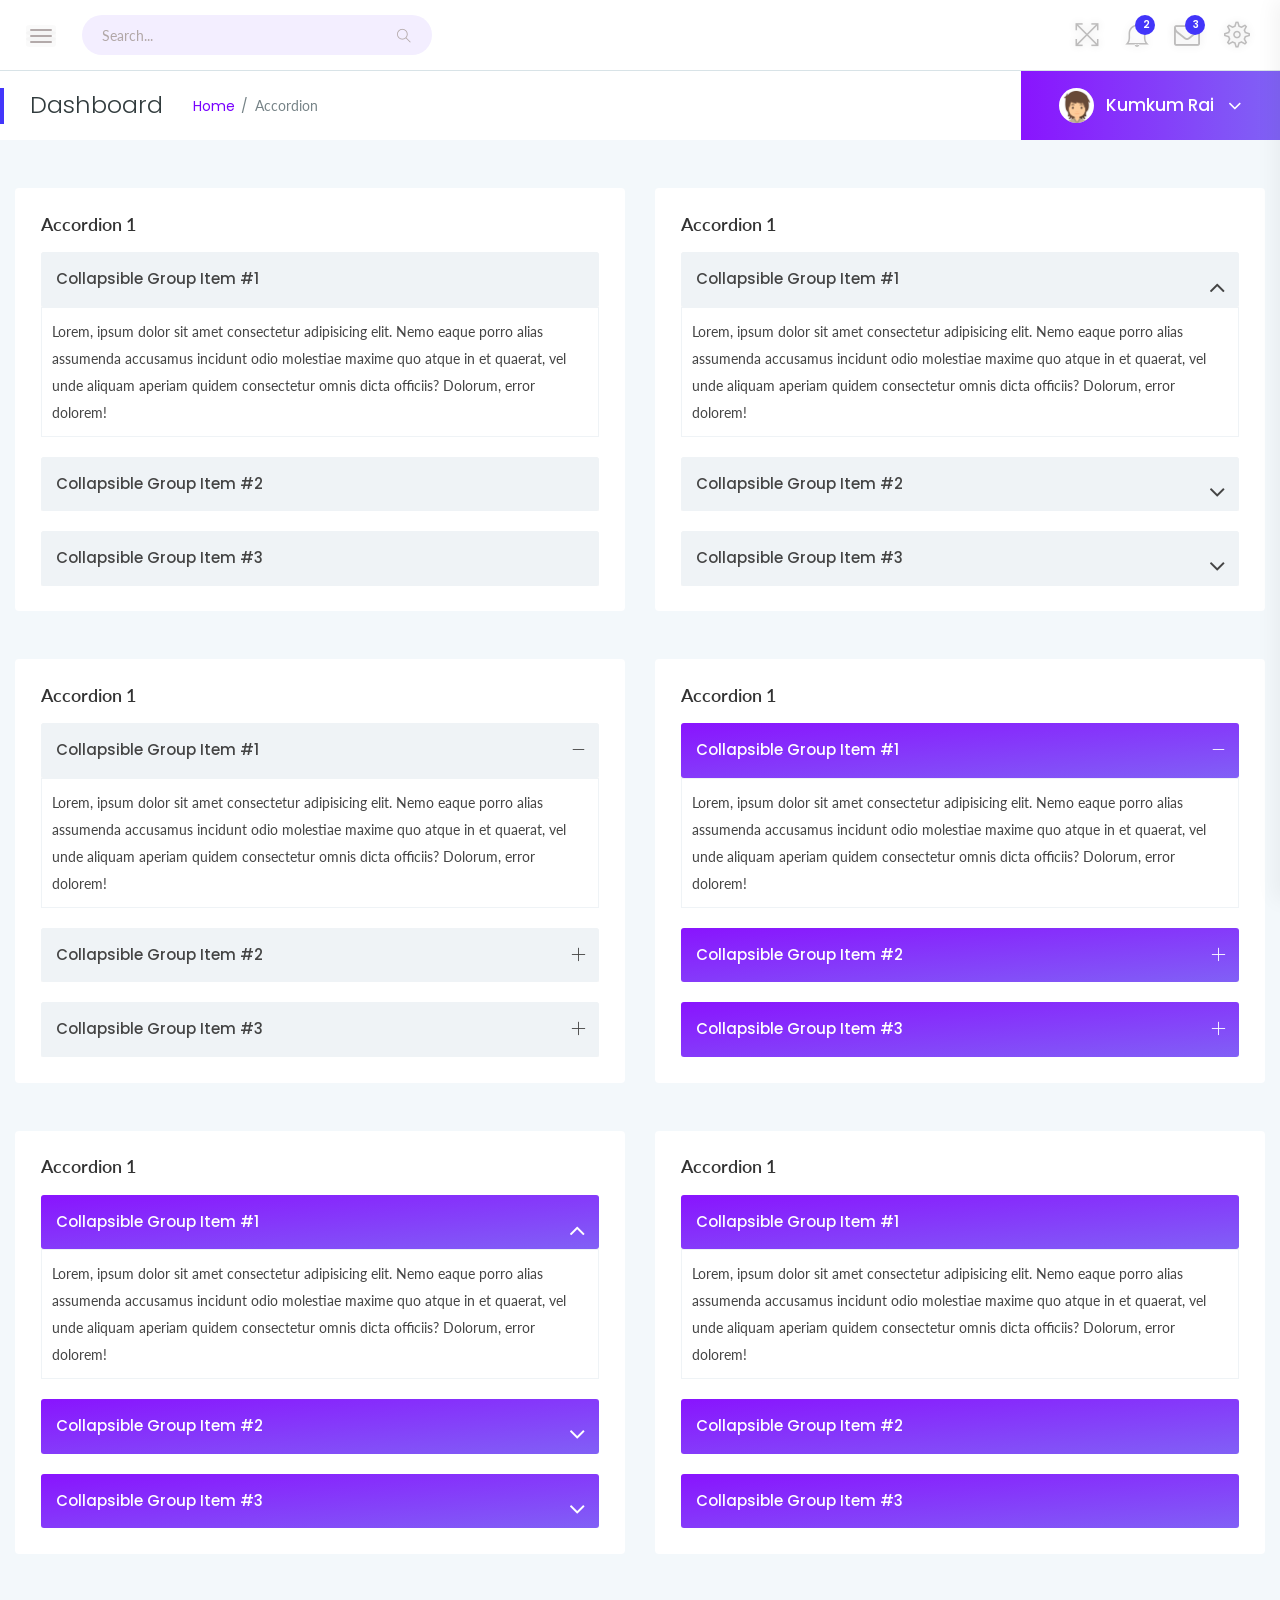
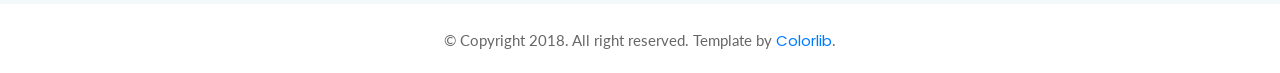
<file: public/accordion.html>
<!doctype html>
<html class="no-js" lang="en">

<head>
    <meta charset="utf-8">
    <meta http-equiv="x-ua-compatible" content="ie=edge">
    <title>Accordion - srtdash</title>
    <meta name="viewport" content="width=device-width, initial-scale=1">
    <link rel="shortcut icon" type="image/png" href="assets/images/icon/favicon.ico">
    <link rel="stylesheet" href="assets/css/bootstrap.min.css">
    <link rel="stylesheet" href="assets/css/font-awesome.min.css">
    <link rel="stylesheet" href="assets/css/themify-icons.css">
    <link rel="stylesheet" href="assets/css/metisMenu.css">
    <link rel="stylesheet" href="assets/css/owl.carousel.min.css">
    <!-- amcharts css -->
    <link rel="stylesheet" href="https://www.amcharts.com/lib/3/plugins/export/export.css" type="text/css" media="all" />
    <!-- style css -->
    <link rel="stylesheet" href="assets/css/typography.css">
    <link rel="stylesheet" href="assets/css/default-css.css">
    <link rel="stylesheet" href="assets/css/styles.css">
    <link rel="stylesheet" href="assets/css/responsive.css">
    <!-- modernizr css -->
    <script src="assets/js/vendor/modernizr-2.8.3.min.js"></script>
</head>

<body>
    <!--[if lt IE 8]>
            <p class="browserupgrade">You are using an <strong>outdated</strong> browser. Please <a href="http://browsehappy.com/">upgrade your browser</a> to improve your experience.</p>
        <![endif]-->
    <!-- preloader area start -->
    <div id="preloader">
        <div class="loader"></div>
    </div>
    <!-- preloader area end -->
    <!-- page container area start -->
    <div class="page-container">
        <!-- sidebar menu area start -->
        <div class="sidebar-menu">
            <div class="sidebar-header">
                <div class="logo">
                    <a href="index.html"><img src="assets/images/icon/logo.png" alt="logo"></a>
                </div>
            </div>
            <div class="main-menu">
                <div class="menu-inner">
                    <nav>
                        <ul class="metismenu" id="menu">
                            <li>
                                <a href="javascript:void(0)" aria-expanded="true"><i class="ti-dashboard"></i><span>dashboard</span></a>
                                <ul class="collapse">
                                    <li><a href="index.html">ICO dashboard</a></li>
                                    <li><a href="index2.html">Ecommerce dashboard</a></li>
                                    <li><a href="index3.html">SEO dashboard</a></li>
                                </ul>
                            </li>
                            <li>
                                <a href="javascript:void(0)" aria-expanded="true"><i class="ti-layout-sidebar-left"></i><span>Sidebar
                                        Types
                                    </span></a>
                                <ul class="collapse">
                                    <li><a href="index.html">Left Sidebar</a></li>
                                    <li><a href="index3-horizontalmenu.html">Horizontal Sidebar</a></li>
                                </ul>
                            </li>
                            <li>
                                <a href="javascript:void(0)" aria-expanded="true"><i class="ti-pie-chart"></i><span>Charts</span></a>
                                <ul class="collapse">
                                    <li><a href="barchart.html">bar chart</a></li>
                                    <li><a href="linechart.html">line Chart</a></li>
                                    <li><a href="piechart.html">pie chart</a></li>
                                </ul>
                            </li>
                            <li class="active">
                                <a href="javascript:void(0)" aria-expanded="true"><i class="ti-palette"></i><span>UI Features</span></a>
                                <ul class="collapse">
                                    <li class="active"><a href="accordion.html">Accordion</a></li>
                                    <li><a href="alert.html">Alert</a></li>
                                    <li><a href="badge.html">Badge</a></li>
                                    <li><a href="button.html">Button</a></li>
                                    <li><a href="button-group.html">Button Group</a></li>
                                    <li><a href="cards.html">Cards</a></li>
                                    <li><a href="dropdown.html">Dropdown</a></li>
                                    <li><a href="list-group.html">List Group</a></li>
                                    <li><a href="media-object.html">Media Object</a></li>
                                    <li><a href="modal.html">Modal</a></li>
                                    <li><a href="pagination.html">Pagination</a></li>
                                    <li><a href="popovers.html">Popover</a></li>
                                    <li><a href="progressbar.html">Progressbar</a></li>
                                    <li><a href="tab.html">Tab</a></li>
                                    <li><a href="typography.html">Typography</a></li>
                                    <li><a href="form.html">Form</a></li>
                                    <li><a href="grid.html">grid system</a></li>
                                </ul>
                            </li>
                            <li>
                                <a href="javascript:void(0)" aria-expanded="true"><i class="ti-slice"></i><span>icons</span></a>
                                <ul class="collapse">
                                    <li><a href="fontawesome.html">fontawesome icons</a></li>
                                    <li><a href="themify.html">themify icons</a></li>
                                </ul>
                            </li>
                            <li>
                                <a href="javascript:void(0)" aria-expanded="true"><i class="fa fa-table"></i>
                                    <span>Tables</span></a>
                                <ul class="collapse">
                                    <li><a href="table-basic.html">basic table</a></li>
                                    <li><a href="table-layout.html">table layout</a></li>
                                    <li><a href="datatable.html">datatable</a></li>
                                </ul>
                            </li>
                            <li><a href="maps.html"><i class="ti-map-alt"></i> <span>maps</span></a></li>
                            <li><a href="invoice.html"><i class="ti-receipt"></i> <span>Invoice Summary</span></a></li>
                            <li>
                                <a href="javascript:void(0)" aria-expanded="true"><i class="ti-layers-alt"></i> <span>Pages</span></a>
                                <ul class="collapse">
                                    <li><a href="login.html">Login</a></li>
                                    <li><a href="login2.html">Login 2</a></li>
                                    <li><a href="login3.html">Login 3</a></li>
                                    <li><a href="register.html">Register</a></li>
                                    <li><a href="register2.html">Register 2</a></li>
                                    <li><a href="register3.html">Register 3</a></li>
                                    <li><a href="register4.html">Register 4</a></li>
                                    <li><a href="screenlock.html">Lock Screen</a></li>
                                    <li><a href="screenlock2.html">Lock Screen 2</a></li>
                                    <li><a href="reset-pass.html">reset password</a></li>
                                    <li><a href="pricing.html">Pricing</a></li>
                                </ul>
                            </li>
                            <li>
                                <a href="javascript:void(0)" aria-expanded="true"><i class="fa fa-exclamation-triangle"></i>
                                    <span>Error</span></a>
                                <ul class="collapse">
                                    <li><a href="404.html">Error 404</a></li>
                                    <li><a href="403.html">Error 403</a></li>
                                    <li><a href="500.html">Error 500</a></li>
                                </ul>
                            </li>
                            <li>
                                <a href="javascript:void(0)" aria-expanded="true"><i class="fa fa-align-left"></i> <span>Multi
                                        level menu</span></a>
                                <ul class="collapse">
                                    <li><a href="#">Item level (1)</a></li>
                                    <li><a href="#">Item level (1)</a></li>
                                    <li><a href="#" aria-expanded="true">Item level (1)</a>
                                        <ul class="collapse">
                                            <li><a href="#">Item level (2)</a></li>
                                            <li><a href="#">Item level (2)</a></li>
                                            <li><a href="#">Item level (2)</a></li>
                                        </ul>
                                    </li>
                                    <li><a href="#">Item level (1)</a></li>
                                </ul>
                            </li>
                        </ul>
                    </nav>
                </div>
            </div>
        </div>
        <!-- sidebar menu area end -->
        <!-- main content area start -->
        <div class="main-content">
            <!-- header area start -->
            <div class="header-area">
                <div class="row align-items-center">
                    <!-- nav and search button -->
                    <div class="col-md-6 col-sm-8 clearfix">
                        <div class="nav-btn pull-left">
                            <span></span>
                            <span></span>
                            <span></span>
                        </div>
                        <div class="search-box pull-left">
                            <form action="#">
                                <input type="text" name="search" placeholder="Search..." required>
                                <i class="ti-search"></i>
                            </form>
                        </div>
                    </div>
                    <!-- profile info & task notification -->
                    <div class="col-md-6 col-sm-4 clearfix">
                        <ul class="notification-area pull-right">
                            <li id="full-view"><i class="ti-fullscreen"></i></li>
                            <li id="full-view-exit"><i class="ti-zoom-out"></i></li>
                            <li class="dropdown">
                                <i class="ti-bell dropdown-toggle" data-toggle="dropdown">
                                    <span>2</span>
                                </i>
                                <div class="dropdown-menu bell-notify-box notify-box">
                                    <span class="notify-title">You have 3 new notifications <a href="#">view all</a></span>
                                    <div class="nofity-list">
                                        <a href="#" class="notify-item">
                                            <div class="notify-thumb"><i class="ti-key btn-danger"></i></div>
                                            <div class="notify-text">
                                                <p>You have Changed Your Password</p>
                                                <span>Just Now</span>
                                            </div>
                                        </a>
                                        <a href="#" class="notify-item">
                                            <div class="notify-thumb"><i class="ti-comments-smiley btn-info"></i></div>
                                            <div class="notify-text">
                                                <p>New Commetns On Post</p>
                                                <span>30 Seconds ago</span>
                                            </div>
                                        </a>
                                        <a href="#" class="notify-item">
                                            <div class="notify-thumb"><i class="ti-key btn-primary"></i></div>
                                            <div class="notify-text">
                                                <p>Some special like you</p>
                                                <span>Just Now</span>
                                            </div>
                                        </a>
                                        <a href="#" class="notify-item">
                                            <div class="notify-thumb"><i class="ti-comments-smiley btn-info"></i></div>
                                            <div class="notify-text">
                                                <p>New Commetns On Post</p>
                                                <span>30 Seconds ago</span>
                                            </div>
                                        </a>
                                        <a href="#" class="notify-item">
                                            <div class="notify-thumb"><i class="ti-key btn-primary"></i></div>
                                            <div class="notify-text">
                                                <p>Some special like you</p>
                                                <span>Just Now</span>
                                            </div>
                                        </a>
                                        <a href="#" class="notify-item">
                                            <div class="notify-thumb"><i class="ti-key btn-danger"></i></div>
                                            <div class="notify-text">
                                                <p>You have Changed Your Password</p>
                                                <span>Just Now</span>
                                            </div>
                                        </a>
                                        <a href="#" class="notify-item">
                                            <div class="notify-thumb"><i class="ti-key btn-danger"></i></div>
                                            <div class="notify-text">
                                                <p>You have Changed Your Password</p>
                                                <span>Just Now</span>
                                            </div>
                                        </a>
                                    </div>
                                </div>
                            </li>
                            <li class="dropdown">
                                <i class="fa fa-envelope-o dropdown-toggle" data-toggle="dropdown"><span>3</span></i>
                                <div class="dropdown-menu notify-box nt-enveloper-box">
                                    <span class="notify-title">You have 3 new notifications <a href="#">view all</a></span>
                                    <div class="nofity-list">
                                        <a href="#" class="notify-item">
                                            <div class="notify-thumb">
                                                <img src="assets/images/author/author-img1.jpg" alt="image">
                                            </div>
                                            <div class="notify-text">
                                                <p>Aglae Mayer</p>
                                                <span class="msg">Hey I am waiting for you...</span>
                                                <span>3:15 PM</span>
                                            </div>
                                        </a>
                                        <a href="#" class="notify-item">
                                            <div class="notify-thumb">
                                                <img src="assets/images/author/author-img2.jpg" alt="image">
                                            </div>
                                            <div class="notify-text">
                                                <p>Aglae Mayer</p>
                                                <span class="msg">When you can connect with me...</span>
                                                <span>3:15 PM</span>
                                            </div>
                                        </a>
                                        <a href="#" class="notify-item">
                                            <div class="notify-thumb">
                                                <img src="assets/images/author/author-img3.jpg" alt="image">
                                            </div>
                                            <div class="notify-text">
                                                <p>Aglae Mayer</p>
                                                <span class="msg">I missed you so much...</span>
                                                <span>3:15 PM</span>
                                            </div>
                                        </a>
                                        <a href="#" class="notify-item">
                                            <div class="notify-thumb">
                                                <img src="assets/images/author/author-img4.jpg" alt="image">
                                            </div>
                                            <div class="notify-text">
                                                <p>Aglae Mayer</p>
                                                <span class="msg">Your product is completely Ready...</span>
                                                <span>3:15 PM</span>
                                            </div>
                                        </a>
                                        <a href="#" class="notify-item">
                                            <div class="notify-thumb">
                                                <img src="assets/images/author/author-img2.jpg" alt="image">
                                            </div>
                                            <div class="notify-text">
                                                <p>Aglae Mayer</p>
                                                <span class="msg">Hey I am waiting for you...</span>
                                                <span>3:15 PM</span>
                                            </div>
                                        </a>
                                        <a href="#" class="notify-item">
                                            <div class="notify-thumb">
                                                <img src="assets/images/author/author-img1.jpg" alt="image">
                                            </div>
                                            <div class="notify-text">
                                                <p>Aglae Mayer</p>
                                                <span class="msg">Hey I am waiting for you...</span>
                                                <span>3:15 PM</span>
                                            </div>
                                        </a>
                                        <a href="#" class="notify-item">
                                            <div class="notify-thumb">
                                                <img src="assets/images/author/author-img3.jpg" alt="image">
                                            </div>
                                            <div class="notify-text">
                                                <p>Aglae Mayer</p>
                                                <span class="msg">Hey I am waiting for you...</span>
                                                <span>3:15 PM</span>
                                            </div>
                                        </a>
                                    </div>
                                </div>
                            </li>
                            <li class="settings-btn">
                                <i class="ti-settings"></i>
                            </li>
                        </ul>
                    </div>
                </div>
            </div>
            <!-- header area end -->
            <!-- page title area start -->
            <div class="page-title-area">
                <div class="row align-items-center">
                    <div class="col-sm-6">
                        <div class="breadcrumbs-area clearfix">
                            <h4 class="page-title pull-left">Dashboard</h4>
                            <ul class="breadcrumbs pull-left">
                                <li><a href="index.html">Home</a></li>
                                <li><span>Accordion</span></li>
                            </ul>
                        </div>
                    </div>
                    <div class="col-sm-6 clearfix">
                        <div class="user-profile pull-right">
                            <img class="avatar user-thumb" src="assets/images/author/avatar.png" alt="avatar">
                            <h4 class="user-name dropdown-toggle" data-toggle="dropdown">Kumkum Rai <i class="fa fa-angle-down"></i></h4>
                            <div class="dropdown-menu">
                                <a class="dropdown-item" href="#">Message</a>
                                <a class="dropdown-item" href="#">Settings</a>
                                <a class="dropdown-item" href="#">Log Out</a>
                            </div>
                        </div>
                    </div>
                </div>
            </div>
            <!-- page title area end -->
            <div class="main-content-inner">
                <!-- accroding start -->
                <div class="row">
                    <!-- accordion style 1 start -->
                    <div class="col-lg-6 mt-5">
                        <div class="card">
                            <div class="card-body">
                                <h4 class="header-title">Accordion 1</h4>
                                <div id="accordion1" class="according">
                                    <div class="card">
                                        <div class="card-header">
                                            <a class="card-link" data-toggle="collapse" href="#accordion11">Collapsible Group
                                                Item #1</a>
                                        </div>
                                        <div id="accordion11" class="collapse show" data-parent="#accordion1">
                                            <div class="card-body">
                                                Lorem, ipsum dolor sit amet consectetur adipisicing elit. Nemo eaque porro alias assumenda accusamus incidunt odio molestiae maxime quo atque in et quaerat, vel unde aliquam aperiam quidem consectetur omnis dicta officiis? Dolorum, error dolorem!
                                            </div>
                                        </div>
                                    </div>
                                    <div class="card">
                                        <div class="card-header">
                                            <a class="collapsed card-link" data-toggle="collapse" href="#accordion12">Collapsible
                                                Group Item #2</a>
                                        </div>
                                        <div id="accordion12" class="collapse" data-parent="#accordion1">
                                            <div class="card-body">
                                                Lorem, ipsum dolor sit amet consectetur adipisicing elit. Nemo eaque porro alias assumenda accusamus incidunt odio molestiae maxime quo atque in et quaerat, vel unde aliquam aperiam quidem consectetur omnis dicta officiis? Dolorum, error dolorem!
                                            </div>
                                        </div>
                                    </div>
                                    <div class="card">
                                        <div class="card-header">
                                            <a class="collapsed card-link" data-toggle="collapse" href="#accordion13">Collapsible
                                                Group Item #3</a>
                                        </div>
                                        <div id="accordion13" class="collapse" data-parent="#accordion1">
                                            <div class="card-body">
                                                Lorem, ipsum dolor sit amet consectetur adipisicing elit. Nemo eaque porro alias assumenda accusamus incidunt odio molestiae maxime quo atque in et quaerat, vel unde aliquam aperiam quidem consectetur omnis dicta officiis? Dolorum, error dolorem!
                                            </div>
                                        </div>
                                    </div>
                                </div>
                            </div>
                        </div>
                    </div>
                    <!-- accordion style 1 end -->
                    <!-- accordion style 2 start -->
                    <div class="col-lg-6 mt-5">
                        <div class="card">
                            <div class="card-body">
                                <h4 class="header-title">Accordion 1</h4>
                                <div id="accordion2" class="according accordion-s2">
                                    <div class="card">
                                        <div class="card-header">
                                            <a class="card-link" data-toggle="collapse" href="#accordion21">Collapsible Group
                                                Item #1</a>
                                        </div>
                                        <div id="accordion21" class="collapse show" data-parent="#accordion2">
                                            <div class="card-body">
                                                Lorem, ipsum dolor sit amet consectetur adipisicing elit. Nemo eaque porro alias assumenda accusamus incidunt odio molestiae maxime quo atque in et quaerat, vel unde aliquam aperiam quidem consectetur omnis dicta officiis? Dolorum, error dolorem!
                                            </div>
                                        </div>
                                    </div>
                                    <div class="card">
                                        <div class="card-header">
                                            <a class="collapsed card-link" data-toggle="collapse" href="#accordion22">Collapsible
                                                Group Item #2</a>
                                        </div>
                                        <div id="accordion22" class="collapse" data-parent="#accordion2">
                                            <div class="card-body">
                                                Lorem, ipsum dolor sit amet consectetur adipisicing elit. Nemo eaque porro alias assumenda accusamus incidunt odio molestiae maxime quo atque in et quaerat, vel unde aliquam aperiam quidem consectetur omnis dicta officiis? Dolorum, error dolorem!
                                            </div>
                                        </div>
                                    </div>
                                    <div class="card">
                                        <div class="card-header">
                                            <a class="collapsed card-link" data-toggle="collapse" href="#accordion23">Collapsible
                                                Group Item #3</a>
                                        </div>
                                        <div id="accordion23" class="collapse" data-parent="#accordion2">
                                            <div class="card-body">
                                                Lorem, ipsum dolor sit amet consectetur adipisicing elit. Nemo eaque porro alias assumenda accusamus incidunt odio molestiae maxime quo atque in et quaerat, vel unde aliquam aperiam quidem consectetur omnis dicta officiis? Dolorum, error dolorem!
                                            </div>
                                        </div>
                                    </div>
                                </div>
                            </div>
                        </div>
                    </div>
                    <!-- accordion style 2 end -->
                    <!-- accordion style 3 start -->
                    <div class="col-lg-6 mt-5">
                        <div class="card">
                            <div class="card-body">
                                <h4 class="header-title">Accordion 1</h4>
                                <div id="accordion3" class="according accordion-s3">
                                    <div class="card">
                                        <div class="card-header">
                                            <a class="card-link" data-toggle="collapse" href="#accordion31">Collapsible Group
                                                Item #1</a>
                                        </div>
                                        <div id="accordion31" class="collapse show" data-parent="#accordion3">
                                            <div class="card-body">
                                                Lorem, ipsum dolor sit amet consectetur adipisicing elit. Nemo eaque porro alias assumenda accusamus incidunt odio molestiae maxime quo atque in et quaerat, vel unde aliquam aperiam quidem consectetur omnis dicta officiis? Dolorum, error dolorem!
                                            </div>
                                        </div>
                                    </div>
                                    <div class="card">
                                        <div class="card-header">
                                            <a class="collapsed card-link" data-toggle="collapse" href="#accordion32">Collapsible
                                                Group Item #2</a>
                                        </div>
                                        <div id="accordion32" class="collapse" data-parent="#accordion3">
                                            <div class="card-body">
                                                Lorem, ipsum dolor sit amet consectetur adipisicing elit. Nemo eaque porro alias assumenda accusamus incidunt odio molestiae maxime quo atque in et quaerat, vel unde aliquam aperiam quidem consectetur omnis dicta officiis? Dolorum, error dolorem!
                                            </div>
                                        </div>
                                    </div>
                                    <div class="card">
                                        <div class="card-header">
                                            <a class="collapsed card-link" data-toggle="collapse" href="#accordion33">Collapsible
                                                Group Item #3</a>
                                        </div>
                                        <div id="accordion33" class="collapse" data-parent="#accordion3">
                                            <div class="card-body">
                                                Lorem, ipsum dolor sit amet consectetur adipisicing elit. Nemo eaque porro alias assumenda accusamus incidunt odio molestiae maxime quo atque in et quaerat, vel unde aliquam aperiam quidem consectetur omnis dicta officiis? Dolorum, error dolorem!
                                            </div>
                                        </div>
                                    </div>
                                </div>
                            </div>
                        </div>
                    </div>
                    <!-- accordion style 3 end -->
                    <!-- accordion style 4 start -->
                    <div class="col-lg-6 mt-5">
                        <div class="card">
                            <div class="card-body">
                                <h4 class="header-title">Accordion 1</h4>
                                <div id="accordion4" class="according accordion-s3 gradiant-bg">
                                    <div class="card">
                                        <div class="card-header">
                                            <a class="card-link" data-toggle="collapse" href="#accordion41">Collapsible Group
                                                Item #1</a>
                                        </div>
                                        <div id="accordion41" class="collapse show" data-parent="#accordion4">
                                            <div class="card-body">
                                                Lorem, ipsum dolor sit amet consectetur adipisicing elit. Nemo eaque porro alias assumenda accusamus incidunt odio molestiae maxime quo atque in et quaerat, vel unde aliquam aperiam quidem consectetur omnis dicta officiis? Dolorum, error dolorem!
                                            </div>
                                        </div>
                                    </div>
                                    <div class="card">
                                        <div class="card-header">
                                            <a class="collapsed card-link" data-toggle="collapse" href="#accordion42">Collapsible
                                                Group Item #2</a>
                                        </div>
                                        <div id="accordion42" class="collapse" data-parent="#accordion4">
                                            <div class="card-body">
                                                Lorem, ipsum dolor sit amet consectetur adipisicing elit. Nemo eaque porro alias assumenda accusamus incidunt odio molestiae maxime quo atque in et quaerat, vel unde aliquam aperiam quidem consectetur omnis dicta officiis? Dolorum, error dolorem!
                                            </div>
                                        </div>
                                    </div>
                                    <div class="card">
                                        <div class="card-header">
                                            <a class="collapsed card-link" data-toggle="collapse" href="#accordion43">Collapsible
                                                Group Item #3</a>
                                        </div>
                                        <div id="accordion43" class="collapse" data-parent="#accordion4">
                                            <div class="card-body">
                                                Lorem, ipsum dolor sit amet consectetur adipisicing elit. Nemo eaque porro alias assumenda accusamus incidunt odio molestiae maxime quo atque in et quaerat, vel unde aliquam aperiam quidem consectetur omnis dicta officiis? Dolorum, error dolorem!
                                            </div>
                                        </div>
                                    </div>
                                </div>
                            </div>
                        </div>
                    </div>
                    <!-- accordion style 4 end -->
                    <!-- accordion style 5 start -->
                    <div class="col-lg-6 mt-5">
                        <div class="card">
                            <div class="card-body">
                                <h4 class="header-title">Accordion 1</h4>
                                <div id="accordion5" class="according accordion-s2 gradiant-bg">
                                    <div class="card">
                                        <div class="card-header">
                                            <a class="card-link" data-toggle="collapse" href="#accordion51">Collapsible Group
                                                Item #1</a>
                                        </div>
                                        <div id="accordion51" class="collapse show" data-parent="#accordion5">
                                            <div class="card-body">
                                                Lorem, ipsum dolor sit amet consectetur adipisicing elit. Nemo eaque porro alias assumenda accusamus incidunt odio molestiae maxime quo atque in et quaerat, vel unde aliquam aperiam quidem consectetur omnis dicta officiis? Dolorum, error dolorem!
                                            </div>
                                        </div>
                                    </div>
                                    <div class="card">
                                        <div class="card-header">
                                            <a class="collapsed card-link" data-toggle="collapse" href="#accordion52">Collapsible
                                                Group Item #2</a>
                                        </div>
                                        <div id="accordion52" class="collapse" data-parent="#accordion5">
                                            <div class="card-body">
                                                Lorem, ipsum dolor sit amet consectetur adipisicing elit. Nemo eaque porro alias assumenda accusamus incidunt odio molestiae maxime quo atque in et quaerat, vel unde aliquam aperiam quidem consectetur omnis dicta officiis? Dolorum, error dolorem!
                                            </div>
                                        </div>
                                    </div>
                                    <div class="card">
                                        <div class="card-header">
                                            <a class="collapsed card-link" data-toggle="collapse" href="#accordion53">Collapsible
                                                Group Item #3</a>
                                        </div>
                                        <div id="accordion53" class="collapse" data-parent="#accordion5">
                                            <div class="card-body">
                                                Lorem, ipsum dolor sit amet consectetur adipisicing elit. Nemo eaque porro alias assumenda accusamus incidunt odio molestiae maxime quo atque in et quaerat, vel unde aliquam aperiam quidem consectetur omnis dicta officiis? Dolorum, error dolorem!
                                            </div>
                                        </div>
                                    </div>
                                </div>
                            </div>
                        </div>
                    </div>
                    <!-- accordion style 5 end -->
                    <!-- accordion style 6 start -->
                    <div class="col-lg-6 mt-5">
                        <div class="card">
                            <div class="card-body">
                                <h4 class="header-title">Accordion 1</h4>
                                <div id="accordion6" class="according gradiant-bg">
                                    <div class="card">
                                        <div class="card-header">
                                            <a class="card-link" data-toggle="collapse" href="#accordion61">Collapsible Group
                                                Item #1</a>
                                        </div>
                                        <div id="accordion61" class="collapse show" data-parent="#accordion6">
                                            <div class="card-body">
                                                Lorem, ipsum dolor sit amet consectetur adipisicing elit. Nemo eaque porro alias assumenda accusamus incidunt odio molestiae maxime quo atque in et quaerat, vel unde aliquam aperiam quidem consectetur omnis dicta officiis? Dolorum, error dolorem!
                                            </div>
                                        </div>
                                    </div>
                                    <div class="card">
                                        <div class="card-header">
                                            <a class="collapsed card-link" data-toggle="collapse" href="#accordion62">Collapsible
                                                Group Item #2</a>
                                        </div>
                                        <div id="accordion62" class="collapse" data-parent="#accordion6">
                                            <div class="card-body">
                                                Lorem, ipsum dolor sit amet consectetur adipisicing elit. Nemo eaque porro alias assumenda accusamus incidunt odio molestiae maxime quo atque in et quaerat, vel unde aliquam aperiam quidem consectetur omnis dicta officiis? Dolorum, error dolorem!
                                            </div>
                                        </div>
                                    </div>
                                    <div class="card">
                                        <div class="card-header">
                                            <a class="collapsed card-link" data-toggle="collapse" href="#accordion63">Collapsible
                                                Group Item #3</a>
                                        </div>
                                        <div id="accordion63" class="collapse" data-parent="#accordion6">
                                            <div class="card-body">
                                                Lorem, ipsum dolor sit amet consectetur adipisicing elit. Nemo eaque porro alias assumenda accusamus incidunt odio molestiae maxime quo atque in et quaerat, vel unde aliquam aperiam quidem consectetur omnis dicta officiis? Dolorum, error dolorem!
                                            </div>
                                        </div>
                                    </div>
                                </div>
                            </div>
                        </div>
                    </div>
                    <!-- accordion style 6 end -->
                </div>
                <!-- accroding end -->
            </div>
        </div>
        <!-- main content area end -->
        <!-- footer area start-->
        <footer>
            <div class="footer-area">
                <p>© Copyright 2018. All right reserved. Template by <a href="https://colorlib.com/wp/">Colorlib</a>.</p>
            </div>
        </footer>
        <!-- footer area end-->
    </div>
    <!-- page container area end -->
    <!-- offset area start -->
    <div class="offset-area">
        <div class="offset-close"><i class="ti-close"></i></div>
        <ul class="nav offset-menu-tab">
            <li><a class="active" data-toggle="tab" href="#activity">Activity</a></li>
            <li><a data-toggle="tab" href="#settings">Settings</a></li>
        </ul>
        <div class="offset-content tab-content">
            <div id="activity" class="tab-pane fade in show active">
                <div class="recent-activity">
                    <div class="timeline-task">
                        <div class="icon bg1">
                            <i class="fa fa-envelope"></i>
                        </div>
                        <div class="tm-title">
                            <h4>Rashed sent you an email</h4>
                            <span class="time"><i class="ti-time"></i>09:35</span>
                        </div>
                        <p>Lorem ipsum dolor sit amet consectetur adipisicing elit. Esse distinctio itaque at.
                        </p>
                    </div>
                    <div class="timeline-task">
                        <div class="icon bg2">
                            <i class="fa fa-check"></i>
                        </div>
                        <div class="tm-title">
                            <h4>Added</h4>
                            <span class="time"><i class="ti-time"></i>7 Minutes Ago</span>
                        </div>
                        <p>Lorem ipsum dolor sit amet consectetur.
                        </p>
                    </div>
                    <div class="timeline-task">
                        <div class="icon bg2">
                            <i class="fa fa-exclamation-triangle"></i>
                        </div>
                        <div class="tm-title">
                            <h4>You missed you Password!</h4>
                            <span class="time"><i class="ti-time"></i>09:20 Am</span>
                        </div>
                    </div>
                    <div class="timeline-task">
                        <div class="icon bg3">
                            <i class="fa fa-bomb"></i>
                        </div>
                        <div class="tm-title">
                            <h4>Member waiting for you Attention</h4>
                            <span class="time"><i class="ti-time"></i>09:35</span>
                        </div>
                        <p>Lorem ipsum dolor sit amet consectetur adipisicing elit. Esse distinctio itaque at.
                        </p>
                    </div>
                    <div class="timeline-task">
                        <div class="icon bg3">
                            <i class="ti-signal"></i>
                        </div>
                        <div class="tm-title">
                            <h4>You Added Kaji Patha few minutes ago</h4>
                            <span class="time"><i class="ti-time"></i>01 minutes ago</span>
                        </div>
                        <p>Lorem ipsum dolor sit amet consectetur adipisicing elit. Esse distinctio itaque at.
                        </p>
                    </div>
                    <div class="timeline-task">
                        <div class="icon bg1">
                            <i class="fa fa-envelope"></i>
                        </div>
                        <div class="tm-title">
                            <h4>Ratul Hamba sent you an email</h4>
                            <span class="time"><i class="ti-time"></i>09:35</span>
                        </div>
                        <p>Hello sir , where are you, i am egerly waiting for you.
                        </p>
                    </div>
                    <div class="timeline-task">
                        <div class="icon bg2">
                            <i class="fa fa-exclamation-triangle"></i>
                        </div>
                        <div class="tm-title">
                            <h4>Rashed sent you an email</h4>
                            <span class="time"><i class="ti-time"></i>09:35</span>
                        </div>
                        <p>Lorem ipsum dolor sit amet consectetur adipisicing elit. Esse distinctio itaque at.
                        </p>
                    </div>
                    <div class="timeline-task">
                        <div class="icon bg2">
                            <i class="fa fa-exclamation-triangle"></i>
                        </div>
                        <div class="tm-title">
                            <h4>Rashed sent you an email</h4>
                            <span class="time"><i class="ti-time"></i>09:35</span>
                        </div>
                    </div>
                    <div class="timeline-task">
                        <div class="icon bg3">
                            <i class="fa fa-bomb"></i>
                        </div>
                        <div class="tm-title">
                            <h4>Rashed sent you an email</h4>
                            <span class="time"><i class="ti-time"></i>09:35</span>
                        </div>
                        <p>Lorem ipsum dolor sit amet consectetur adipisicing elit. Esse distinctio itaque at.
                        </p>
                    </div>
                    <div class="timeline-task">
                        <div class="icon bg3">
                            <i class="ti-signal"></i>
                        </div>
                        <div class="tm-title">
                            <h4>Rashed sent you an email</h4>
                            <span class="time"><i class="ti-time"></i>09:35</span>
                        </div>
                        <p>Lorem ipsum dolor sit amet consectetur adipisicing elit. Esse distinctio itaque at.
                        </p>
                    </div>
                </div>
            </div>
            <div id="settings" class="tab-pane fade">
                <div class="offset-settings">
                    <h4>General Settings</h4>
                    <div class="settings-list">
                        <div class="s-settings">
                            <div class="s-sw-title">
                                <h5>Notifications</h5>
                                <div class="s-swtich">
                                    <input type="checkbox" id="switch1" />
                                    <label for="switch1">Toggle</label>
                                </div>
                            </div>
                            <p>Keep it 'On' When you want to get all the notification.</p>
                        </div>
                        <div class="s-settings">
                            <div class="s-sw-title">
                                <h5>Show recent activity</h5>
                                <div class="s-swtich">
                                    <input type="checkbox" id="switch2" />
                                    <label for="switch2">Toggle</label>
                                </div>
                            </div>
                            <p>The for attribute is necessary to bind our custom checkbox with the input.</p>
                        </div>
                        <div class="s-settings">
                            <div class="s-sw-title">
                                <h5>Show your emails</h5>
                                <div class="s-swtich">
                                    <input type="checkbox" id="switch3" />
                                    <label for="switch3">Toggle</label>
                                </div>
                            </div>
                            <p>Show email so that easily find you.</p>
                        </div>
                        <div class="s-settings">
                            <div class="s-sw-title">
                                <h5>Show Task statistics</h5>
                                <div class="s-swtich">
                                    <input type="checkbox" id="switch4" />
                                    <label for="switch4">Toggle</label>
                                </div>
                            </div>
                            <p>The for attribute is necessary to bind our custom checkbox with the input.</p>
                        </div>
                        <div class="s-settings">
                            <div class="s-sw-title">
                                <h5>Notifications</h5>
                                <div class="s-swtich">
                                    <input type="checkbox" id="switch5" />
                                    <label for="switch5">Toggle</label>
                                </div>
                            </div>
                            <p>Use checkboxes when looking for yes or no answers.</p>
                        </div>
                    </div>
                </div>
            </div>
        </div>
    </div>
    <!-- offset area end -->
    <!-- jquery latest version -->
    <script src="assets/js/vendor/jquery-2.2.4.min.js"></script>
    <!-- bootstrap 4 js -->
    <script src="assets/js/popper.min.js"></script>
    <script src="assets/js/bootstrap.min.js"></script>
    <script src="assets/js/owl.carousel.min.js"></script>
    <script src="assets/js/metisMenu.min.js"></script>
    <script src="assets/js/jquery.slimscroll.min.js"></script>
    <script src="assets/js/jquery.slicknav.min.js"></script>
    <!-- others plugins -->
    <script src="assets/js/plugins.js"></script>
    <script src="assets/js/scripts.js"></script>
</body>

</html>
</file>
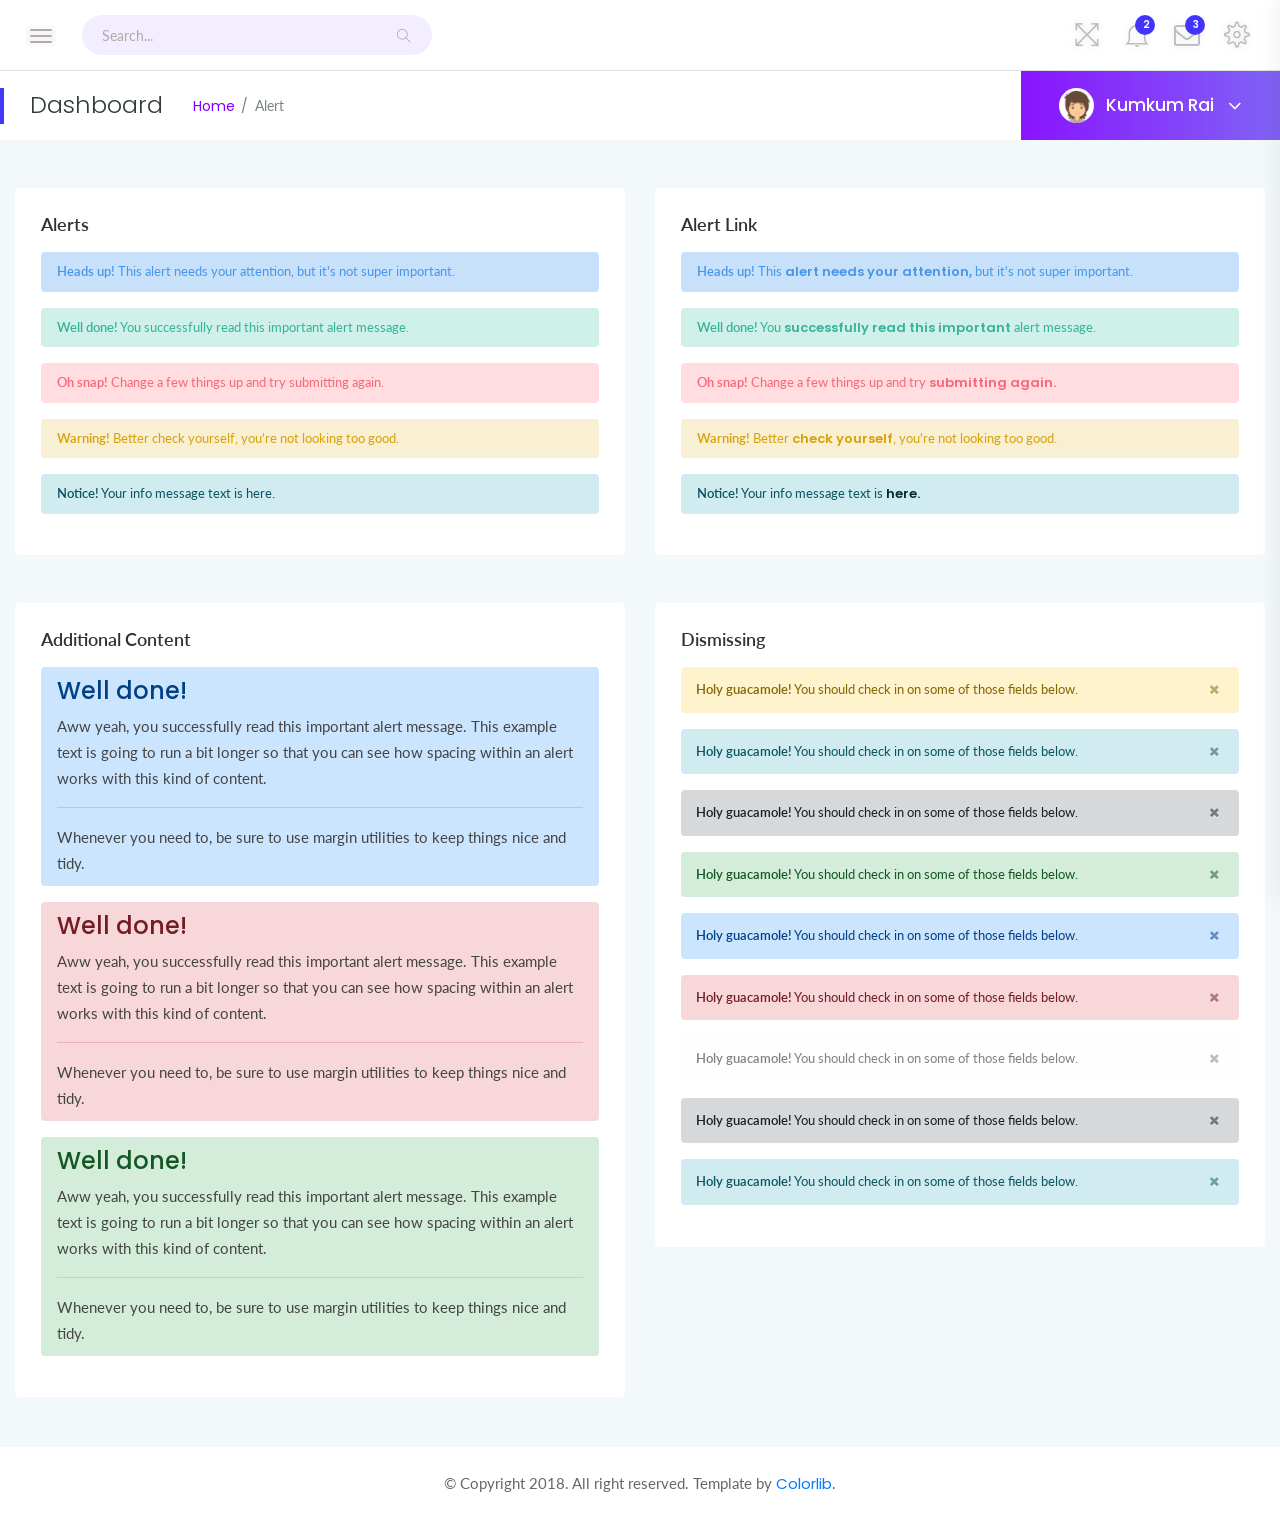
<file: public/alert.html>
<!doctype html>
<html class="no-js" lang="en">

<head>
    <meta charset="utf-8">
    <meta http-equiv="x-ua-compatible" content="ie=edge">
    <title>Alert - srtdash</title>
    <meta name="viewport" content="width=device-width, initial-scale=1">
    <link rel="shortcut icon" type="image/png" href="assets/images/icon/favicon.ico">
    <link rel="stylesheet" href="assets/css/bootstrap.min.css">
    <link rel="stylesheet" href="assets/css/font-awesome.min.css">
    <link rel="stylesheet" href="assets/css/themify-icons.css">
    <link rel="stylesheet" href="assets/css/metisMenu.css">
    <link rel="stylesheet" href="assets/css/owl.carousel.min.css">
    <!-- amcharts css -->
    <link rel="stylesheet" href="https://www.amcharts.com/lib/3/plugins/export/export.css" type="text/css" media="all" />
    <!-- style css -->
    <link rel="stylesheet" href="assets/css/typography.css">
    <link rel="stylesheet" href="assets/css/default-css.css">
    <link rel="stylesheet" href="assets/css/styles.css">
    <link rel="stylesheet" href="assets/css/responsive.css">
    <!-- modernizr css -->
    <script src="assets/js/vendor/modernizr-2.8.3.min.js"></script>
</head>

<body>
    <!--[if lt IE 8]>
            <p class="browserupgrade">You are using an <strong>outdated</strong> browser. Please <a href="http://browsehappy.com/">upgrade your browser</a> to improve your experience.</p>
        <![endif]-->
    <!-- preloader area start -->
    <div id="preloader">
        <div class="loader"></div>
    </div>
    <!-- preloader area end -->
    <!-- page container area start -->
    <div class="page-container">
        <!-- sidebar menu area start -->
        <div class="sidebar-menu">
            <div class="sidebar-header">
                <div class="logo">
                    <a href="index.html"><img src="assets/images/icon/logo.png" alt="logo"></a>
                </div>
            </div>
            <div class="main-menu">
                <div class="menu-inner">
                    <nav>
                        <ul class="metismenu" id="menu">
                            <li>
                                <a href="javascript:void(0)" aria-expanded="true"><i class="ti-dashboard"></i><span>dashboard</span></a>
                                <ul class="collapse">
                                    <li><a href="index.html">ICO dashboard</a></li>
                                    <li><a href="index2.html">Ecommerce dashboard</a></li>
                                    <li><a href="index3.html">SEO dashboard</a></li>
                                </ul>
                            </li>
                            <li>
                                <a href="javascript:void(0)" aria-expanded="true"><i class="ti-layout-sidebar-left"></i><span>Sidebar
                                        Types
                                    </span></a>
                                <ul class="collapse">
                                    <li><a href="index.html">Left Sidebar</a></li>
                                    <li><a href="index3-horizontalmenu.html">Horizontal Sidebar</a></li>
                                </ul>
                            </li>
                            <li>
                                <a href="javascript:void(0)" aria-expanded="true"><i class="ti-pie-chart"></i><span>Charts</span></a>
                                <ul class="collapse">
                                    <li><a href="barchart.html">bar chart</a></li>
                                    <li><a href="linechart.html">line Chart</a></li>
                                    <li><a href="piechart.html">pie chart</a></li>
                                </ul>
                            </li>
                            <li class="active">
                                <a href="javascript:void(0)" aria-expanded="true"><i class="ti-palette"></i><span>UI Features</span></a>
                                <ul class="collapse">
                                    <li><a href="accordion.html">Accordion</a></li>
                                    <li class="active"><a href="alert.html">Alert</a></li>
                                    <li><a href="badge.html">Badge</a></li>
                                    <li><a href="button.html">Button</a></li>
                                    <li><a href="button-group.html">Button Group</a></li>
                                    <li><a href="cards.html">Cards</a></li>
                                    <li><a href="dropdown.html">Dropdown</a></li>
                                    <li><a href="list-group.html">List Group</a></li>
                                    <li><a href="media-object.html">Media Object</a></li>
                                    <li><a href="modal.html">Modal</a></li>
                                    <li><a href="pagination.html">Pagination</a></li>
                                    <li><a href="popovers.html">Popover</a></li>
                                    <li><a href="progressbar.html">Progressbar</a></li>
                                    <li><a href="tab.html">Tab</a></li>
                                    <li><a href="typography.html">Typography</a></li>
                                    <li><a href="form.html">Form</a></li>
                                    <li><a href="grid.html">grid system</a></li>
                                </ul>
                            </li>
                            <li>
                                <a href="javascript:void(0)" aria-expanded="true"><i class="ti-slice"></i><span>icons</span></a>
                                <ul class="collapse">
                                    <li><a href="fontawesome.html">fontawesome icons</a></li>
                                    <li><a href="themify.html">themify icons</a></li>
                                </ul>
                            </li>
                            <li>
                                <a href="javascript:void(0)" aria-expanded="true"><i class="fa fa-table"></i>
                                    <span>Tables</span></a>
                                <ul class="collapse">
                                    <li><a href="table-basic.html">basic table</a></li>
                                    <li><a href="table-layout.html">table layout</a></li>
                                    <li><a href="datatable.html">datatable</a></li>
                                </ul>
                            </li>
                            <li><a href="maps.html"><i class="ti-map-alt"></i> <span>maps</span></a></li>
                            <li><a href="invoice.html"><i class="ti-receipt"></i> <span>Invoice Summary</span></a></li>
                            <li>
                                <a href="javascript:void(0)" aria-expanded="true"><i class="ti-layers-alt"></i> <span>Pages</span></a>
                                <ul class="collapse">
                                    <li><a href="login.html">Login</a></li>
                                    <li><a href="login2.html">Login 2</a></li>
                                    <li><a href="login3.html">Login 3</a></li>
                                    <li><a href="register.html">Register</a></li>
                                    <li><a href="register2.html">Register 2</a></li>
                                    <li><a href="register3.html">Register 3</a></li>
                                    <li><a href="register4.html">Register 4</a></li>
                                    <li><a href="screenlock.html">Lock Screen</a></li>
                                    <li><a href="screenlock2.html">Lock Screen 2</a></li>
                                    <li><a href="reset-pass.html">reset password</a></li>
                                    <li><a href="pricing.html">Pricing</a></li>
                                </ul>
                            </li>
                            <li>
                                <a href="javascript:void(0)" aria-expanded="true"><i class="fa fa-exclamation-triangle"></i>
                                    <span>Error</span></a>
                                <ul class="collapse">
                                    <li><a href="404.html">Error 404</a></li>
                                    <li><a href="403.html">Error 403</a></li>
                                    <li><a href="500.html">Error 500</a></li>
                                </ul>
                            </li>
                            <li>
                                <a href="javascript:void(0)" aria-expanded="true"><i class="fa fa-align-left"></i> <span>Multi
                                        level menu</span></a>
                                <ul class="collapse">
                                    <li><a href="#">Item level (1)</a></li>
                                    <li><a href="#">Item level (1)</a></li>
                                    <li><a href="#" aria-expanded="true">Item level (1)</a>
                                        <ul class="collapse">
                                            <li><a href="#">Item level (2)</a></li>
                                            <li><a href="#">Item level (2)</a></li>
                                            <li><a href="#">Item level (2)</a></li>
                                        </ul>
                                    </li>
                                    <li><a href="#">Item level (1)</a></li>
                                </ul>
                            </li>
                        </ul>
                    </nav>
                </div>
            </div>
        </div>
        <!-- sidebar menu area end -->
        <!-- main content area start -->
        <div class="main-content">
            <!-- header area start -->
            <div class="header-area">
                <div class="row align-items-center">
                    <!-- nav and search button -->
                    <div class="col-md-6 col-sm-8 clearfix">
                        <div class="nav-btn pull-left">
                            <span></span>
                            <span></span>
                            <span></span>
                        </div>
                        <div class="search-box pull-left">
                            <form action="#">
                                <input type="text" name="search" placeholder="Search..." required>
                                <i class="ti-search"></i>
                            </form>
                        </div>
                    </div>
                    <!-- profile info & task notification -->
                    <div class="col-md-6 col-sm-4 clearfix">
                        <ul class="notification-area pull-right">
                            <li id="full-view"><i class="ti-fullscreen"></i></li>
                            <li id="full-view-exit"><i class="ti-zoom-out"></i></li>
                            <li class="dropdown">
                                <i class="ti-bell dropdown-toggle" data-toggle="dropdown">
                                    <span>2</span>
                                </i>
                                <div class="dropdown-menu bell-notify-box notify-box">
                                    <span class="notify-title">You have 3 new notifications <a href="#">view all</a></span>
                                    <div class="nofity-list">
                                        <a href="#" class="notify-item">
                                            <div class="notify-thumb"><i class="ti-key btn-danger"></i></div>
                                            <div class="notify-text">
                                                <p>You have Changed Your Password</p>
                                                <span>Just Now</span>
                                            </div>
                                        </a>
                                        <a href="#" class="notify-item">
                                            <div class="notify-thumb"><i class="ti-comments-smiley btn-info"></i></div>
                                            <div class="notify-text">
                                                <p>New Commetns On Post</p>
                                                <span>30 Seconds ago</span>
                                            </div>
                                        </a>
                                        <a href="#" class="notify-item">
                                            <div class="notify-thumb"><i class="ti-key btn-primary"></i></div>
                                            <div class="notify-text">
                                                <p>Some special like you</p>
                                                <span>Just Now</span>
                                            </div>
                                        </a>
                                        <a href="#" class="notify-item">
                                            <div class="notify-thumb"><i class="ti-comments-smiley btn-info"></i></div>
                                            <div class="notify-text">
                                                <p>New Commetns On Post</p>
                                                <span>30 Seconds ago</span>
                                            </div>
                                        </a>
                                        <a href="#" class="notify-item">
                                            <div class="notify-thumb"><i class="ti-key btn-primary"></i></div>
                                            <div class="notify-text">
                                                <p>Some special like you</p>
                                                <span>Just Now</span>
                                            </div>
                                        </a>
                                        <a href="#" class="notify-item">
                                            <div class="notify-thumb"><i class="ti-key btn-danger"></i></div>
                                            <div class="notify-text">
                                                <p>You have Changed Your Password</p>
                                                <span>Just Now</span>
                                            </div>
                                        </a>
                                        <a href="#" class="notify-item">
                                            <div class="notify-thumb"><i class="ti-key btn-danger"></i></div>
                                            <div class="notify-text">
                                                <p>You have Changed Your Password</p>
                                                <span>Just Now</span>
                                            </div>
                                        </a>
                                    </div>
                                </div>
                            </li>
                            <li class="dropdown">
                                <i class="fa fa-envelope-o dropdown-toggle" data-toggle="dropdown"><span>3</span></i>
                                <div class="dropdown-menu notify-box nt-enveloper-box">
                                    <span class="notify-title">You have 3 new notifications <a href="#">view all</a></span>
                                    <div class="nofity-list">
                                        <a href="#" class="notify-item">
                                            <div class="notify-thumb">
                                                <img src="assets/images/author/author-img1.jpg" alt="image">
                                            </div>
                                            <div class="notify-text">
                                                <p>Aglae Mayer</p>
                                                <span class="msg">Hey I am waiting for you...</span>
                                                <span>3:15 PM</span>
                                            </div>
                                        </a>
                                        <a href="#" class="notify-item">
                                            <div class="notify-thumb">
                                                <img src="assets/images/author/author-img2.jpg" alt="image">
                                            </div>
                                            <div class="notify-text">
                                                <p>Aglae Mayer</p>
                                                <span class="msg">When you can connect with me...</span>
                                                <span>3:15 PM</span>
                                            </div>
                                        </a>
                                        <a href="#" class="notify-item">
                                            <div class="notify-thumb">
                                                <img src="assets/images/author/author-img3.jpg" alt="image">
                                            </div>
                                            <div class="notify-text">
                                                <p>Aglae Mayer</p>
                                                <span class="msg">I missed you so much...</span>
                                                <span>3:15 PM</span>
                                            </div>
                                        </a>
                                        <a href="#" class="notify-item">
                                            <div class="notify-thumb">
                                                <img src="assets/images/author/author-img4.jpg" alt="image">
                                            </div>
                                            <div class="notify-text">
                                                <p>Aglae Mayer</p>
                                                <span class="msg">Your product is completely Ready...</span>
                                                <span>3:15 PM</span>
                                            </div>
                                        </a>
                                        <a href="#" class="notify-item">
                                            <div class="notify-thumb">
                                                <img src="assets/images/author/author-img2.jpg" alt="image">
                                            </div>
                                            <div class="notify-text">
                                                <p>Aglae Mayer</p>
                                                <span class="msg">Hey I am waiting for you...</span>
                                                <span>3:15 PM</span>
                                            </div>
                                        </a>
                                        <a href="#" class="notify-item">
                                            <div class="notify-thumb">
                                                <img src="assets/images/author/author-img1.jpg" alt="image">
                                            </div>
                                            <div class="notify-text">
                                                <p>Aglae Mayer</p>
                                                <span class="msg">Hey I am waiting for you...</span>
                                                <span>3:15 PM</span>
                                            </div>
                                        </a>
                                        <a href="#" class="notify-item">
                                            <div class="notify-thumb">
                                                <img src="assets/images/author/author-img3.jpg" alt="image">
                                            </div>
                                            <div class="notify-text">
                                                <p>Aglae Mayer</p>
                                                <span class="msg">Hey I am waiting for you...</span>
                                                <span>3:15 PM</span>
                                            </div>
                                        </a>
                                    </div>
                                </div>
                            </li>
                            <li class="settings-btn">
                                <i class="ti-settings"></i>
                            </li>
                        </ul>
                    </div>
                </div>
            </div>
            <!-- header area end -->
            <!-- page title area start -->
            <div class="page-title-area">
                <div class="row align-items-center">
                    <div class="col-sm-6">
                        <div class="breadcrumbs-area clearfix">
                            <h4 class="page-title pull-left">Dashboard</h4>
                            <ul class="breadcrumbs pull-left">
                                <li><a href="index.html">Home</a></li>
                                <li><span>Alert</span></li>
                            </ul>
                        </div>
                    </div>
                    <div class="col-sm-6 clearfix">
                        <div class="user-profile pull-right">
                            <img class="avatar user-thumb" src="assets/images/author/avatar.png" alt="avatar">
                            <h4 class="user-name dropdown-toggle" data-toggle="dropdown">Kumkum Rai <i class="fa fa-angle-down"></i></h4>
                            <div class="dropdown-menu">
                                <a class="dropdown-item" href="#">Message</a>
                                <a class="dropdown-item" href="#">Settings</a>
                                <a class="dropdown-item" href="#">Log Out</a>
                            </div>
                        </div>
                    </div>
                </div>
            </div>
            <!-- page title area end -->
            <div class="main-content-inner">
                <!-- alert srea start -->
                <div class="alert-area">
                    <div class="row">
                        <!-- normal alert area start -->
                        <div class="col-lg-6 mt-5">
                            <div class="card">
                                <div class="card-body">
                                    <h4 class="header-title">alerts</h4>
                                    <div class="alert-items">
                                        <div class="alert alert-primary" role="alert">
                                            <strong>Heads up!</strong> This alert needs your attention, but it's not super important.
                                        </div>
                                        <div class="alert alert-success" role="alert">
                                            <strong>Well done!</strong> You successfully read this important alert message.
                                        </div>
                                        <div class="alert alert-danger" role="alert">
                                            <strong>Oh snap!</strong> Change a few things up and try submitting again.
                                        </div>
                                        <div class="alert alert-warning" role="alert">
                                            <strong>Warning!</strong> Better check yourself, you're not looking too good.
                                        </div>
                                        <div class="alert alert-info" role="alert">
                                            <strong>Notice!</strong> Your info message text is here.
                                        </div>
                                    </div>
                                </div>
                            </div>
                        </div>
                        <!-- normal alert area end -->
                        <!-- link alert area start -->
                        <div class="col-lg-6 mt-5">
                            <div class="card">
                                <div class="card-body">
                                    <h4 class="header-title">alert link</h4>
                                    <div class="alert-items">
                                        <div class="alert alert-primary" role="alert">
                                            <strong>Heads up!</strong> This <a href="#" class="alert-link">alert needs your
                                                attention,
                                            </a>but it's not super important.
                                        </div>
                                        <div class="alert alert-success" role="alert">
                                            <strong>Well done!</strong> You <a href="#" class="alert-link">successfully read
                                                this important</a> alert message.
                                        </div>
                                        <div class="alert alert-danger" role="alert">
                                            <strong>Oh snap!</strong> Change a few things up and try <a href="#" class="alert-link">submitting
                                                again.
                                            </a>
                                        </div>
                                        <div class="alert alert-warning" role="alert">
                                            <strong>Warning!</strong> Better <a href="#" class="alert-link">check yourself</a>, you're not looking too good.
                                        </div>
                                        <div class="alert alert-info" role="alert">
                                            <strong>Notice!</strong> Your info message text is <a href="#" class="alert-link">here.</a>
                                        </div>
                                    </div>
                                </div>
                            </div>
                        </div>
                        <!-- link alert area end -->
                        <!-- additional content area start -->
                        <div class="col-lg-6 mt-5">
                            <div class="card">
                                <div class="card-body">
                                    <h4 class="header-title">Additional Content</h4>
                                    <div class="additional-content">
                                        <div class="alert alert-primary" role="alert">
                                            <h4 class="alert-heading">Well done!</h4>
                                            <p>Aww yeah, you successfully read this important alert message. This example text is going to run a bit longer so that you can see how spacing within an alert works with this kind of content.</p>
                                            <hr>
                                            <p class="mb-0">Whenever you need to, be sure to use margin utilities to keep things nice and tidy.</p>
                                        </div>
                                        <div class="alert alert-danger" role="alert">
                                            <h4 class="alert-heading">Well done!</h4>
                                            <p>Aww yeah, you successfully read this important alert message. This example text is going to run a bit longer so that you can see how spacing within an alert works with this kind of content.</p>
                                            <hr>
                                            <p class="mb-0">Whenever you need to, be sure to use margin utilities to keep things nice and tidy.</p>
                                        </div>
                                        <div class="alert alert-success" role="alert">
                                            <h4 class="alert-heading">Well done!</h4>
                                            <p>Aww yeah, you successfully read this important alert message. This example text is going to run a bit longer so that you can see how spacing within an alert works with this kind of content.</p>
                                            <hr>
                                            <p class="mb-0">Whenever you need to, be sure to use margin utilities to keep things nice and tidy.</p>
                                        </div>
                                    </div>
                                </div>
                            </div>
                        </div>
                        <!-- additional content area end -->
                        <!-- dismiss alert area start -->
                        <div class="col-lg-6 mt-5">
                            <div class="card">
                                <div class="card-body">
                                    <h4 class="header-title">Dismissing</h4>
                                    <div class="alert-dismiss">
                                        <div class="alert alert-warning alert-dismissible fade show" role="alert">
                                            <strong>Holy guacamole!</strong> You should check in on some of those fields below.
                                            <button type="button" class="close" data-dismiss="alert" aria-label="Close"><span class="fa fa-times"></span>
                                            </button>
                                        </div>
                                        <div class="alert alert-info alert-dismissible fade show" role="alert">
                                            <strong>Holy guacamole!</strong> You should check in on some of those fields below.
                                            <button type="button" class="close" data-dismiss="alert" aria-label="Close">
                                                <span class="fa fa-times"></span>
                                            </button>
                                        </div>
                                        <div class="alert alert-dark alert-dismissible fade show" role="alert">
                                            <strong>Holy guacamole!</strong> You should check in on some of those fields below.
                                            <button type="button" class="close" data-dismiss="alert" aria-label="Close">
                                                <span class="fa fa-times"></span>
                                            </button>
                                        </div>
                                        <div class="alert alert-success alert-dismissible fade show" role="alert">
                                            <strong>Holy guacamole!</strong> You should check in on some of those fields below.
                                            <button type="button" class="close" data-dismiss="alert" aria-label="Close">
                                                <span class="fa fa-times"></span>
                                            </button>
                                        </div>
                                        <div class="alert alert-primary alert-dismissible fade show" role="alert">
                                            <strong>Holy guacamole!</strong> You should check in on some of those fields below.
                                            <button type="button" class="close" data-dismiss="alert" aria-label="Close">
                                                <span class="fa fa-times"></span>
                                            </button>
                                        </div>
                                        <div class="alert alert-danger alert-dismissible fade show" role="alert">
                                            <strong>Holy guacamole!</strong> You should check in on some of those fields below.
                                            <button type="button" class="close" data-dismiss="alert" aria-label="Close">
                                                <span class="fa fa-times"></span>
                                            </button>
                                        </div>
                                        <div class="alert alert-light alert-dismissible fade show" role="alert">
                                            <strong>Holy guacamole!</strong> You should check in on some of those fields below.
                                            <button type="button" class="close" data-dismiss="alert" aria-label="Close">
                                                <span class="fa fa-times"></span>
                                            </button>
                                        </div>
                                        <div class="alert alert-dark alert-dismissible fade show" role="alert">
                                            <strong>Holy guacamole!</strong> You should check in on some of those fields below.
                                            <button type="button" class="close" data-dismiss="alert" aria-label="Close">
                                                <span class="fa fa-times"></span>
                                            </button>
                                        </div>
                                        <div class="alert alert-info alert-dismissible fade show" role="alert">
                                            <strong>Holy guacamole!</strong> You should check in on some of those fields below.
                                            <button type="button" class="close" data-dismiss="alert" aria-label="Close">
                                                <span class="fa fa-times"></span>
                                            </button>
                                        </div>
                                    </div>
                                </div>
                            </div>
                        </div>
                        <!-- dismiss alert area end -->
                    </div>
                </div>
                <!-- alert srea end -->
            </div>
        </div>
        <!-- main content area end -->
        <!-- footer area start-->
        <footer>
            <div class="footer-area">
                <p>© Copyright 2018. All right reserved. Template by <a href="https://colorlib.com/wp/">Colorlib</a>.</p>
            </div>
        </footer>
        <!-- footer area end-->
    </div>
    <!-- page container area end -->
    <!-- offset area start -->
    <div class="offset-area">
        <div class="offset-close"><i class="ti-close"></i></div>
        <ul class="nav offset-menu-tab">
            <li><a class="active" data-toggle="tab" href="#activity">Activity</a></li>
            <li><a data-toggle="tab" href="#settings">Settings</a></li>
        </ul>
        <div class="offset-content tab-content">
            <div id="activity" class="tab-pane fade in show active">
                <div class="recent-activity">
                    <div class="timeline-task">
                        <div class="icon bg1">
                            <i class="fa fa-envelope"></i>
                        </div>
                        <div class="tm-title">
                            <h4>Rashed sent you an email</h4>
                            <span class="time"><i class="ti-time"></i>09:35</span>
                        </div>
                        <p>Lorem ipsum dolor sit amet consectetur adipisicing elit. Esse distinctio itaque at.
                        </p>
                    </div>
                    <div class="timeline-task">
                        <div class="icon bg2">
                            <i class="fa fa-check"></i>
                        </div>
                        <div class="tm-title">
                            <h4>Added</h4>
                            <span class="time"><i class="ti-time"></i>7 Minutes Ago</span>
                        </div>
                        <p>Lorem ipsum dolor sit amet consectetur.
                        </p>
                    </div>
                    <div class="timeline-task">
                        <div class="icon bg2">
                            <i class="fa fa-exclamation-triangle"></i>
                        </div>
                        <div class="tm-title">
                            <h4>You missed you Password!</h4>
                            <span class="time"><i class="ti-time"></i>09:20 Am</span>
                        </div>
                    </div>
                    <div class="timeline-task">
                        <div class="icon bg3">
                            <i class="fa fa-bomb"></i>
                        </div>
                        <div class="tm-title">
                            <h4>Member waiting for you Attention</h4>
                            <span class="time"><i class="ti-time"></i>09:35</span>
                        </div>
                        <p>Lorem ipsum dolor sit amet consectetur adipisicing elit. Esse distinctio itaque at.
                        </p>
                    </div>
                    <div class="timeline-task">
                        <div class="icon bg3">
                            <i class="ti-signal"></i>
                        </div>
                        <div class="tm-title">
                            <h4>You Added Kaji Patha few minutes ago</h4>
                            <span class="time"><i class="ti-time"></i>01 minutes ago</span>
                        </div>
                        <p>Lorem ipsum dolor sit amet consectetur adipisicing elit. Esse distinctio itaque at.
                        </p>
                    </div>
                    <div class="timeline-task">
                        <div class="icon bg1">
                            <i class="fa fa-envelope"></i>
                        </div>
                        <div class="tm-title">
                            <h4>Ratul Hamba sent you an email</h4>
                            <span class="time"><i class="ti-time"></i>09:35</span>
                        </div>
                        <p>Hello sir , where are you, i am egerly waiting for you.
                        </p>
                    </div>
                    <div class="timeline-task">
                        <div class="icon bg2">
                            <i class="fa fa-exclamation-triangle"></i>
                        </div>
                        <div class="tm-title">
                            <h4>Rashed sent you an email</h4>
                            <span class="time"><i class="ti-time"></i>09:35</span>
                        </div>
                        <p>Lorem ipsum dolor sit amet consectetur adipisicing elit. Esse distinctio itaque at.
                        </p>
                    </div>
                    <div class="timeline-task">
                        <div class="icon bg2">
                            <i class="fa fa-exclamation-triangle"></i>
                        </div>
                        <div class="tm-title">
                            <h4>Rashed sent you an email</h4>
                            <span class="time"><i class="ti-time"></i>09:35</span>
                        </div>
                    </div>
                    <div class="timeline-task">
                        <div class="icon bg3">
                            <i class="fa fa-bomb"></i>
                        </div>
                        <div class="tm-title">
                            <h4>Rashed sent you an email</h4>
                            <span class="time"><i class="ti-time"></i>09:35</span>
                        </div>
                        <p>Lorem ipsum dolor sit amet consectetur adipisicing elit. Esse distinctio itaque at.
                        </p>
                    </div>
                    <div class="timeline-task">
                        <div class="icon bg3">
                            <i class="ti-signal"></i>
                        </div>
                        <div class="tm-title">
                            <h4>Rashed sent you an email</h4>
                            <span class="time"><i class="ti-time"></i>09:35</span>
                        </div>
                        <p>Lorem ipsum dolor sit amet consectetur adipisicing elit. Esse distinctio itaque at.
                        </p>
                    </div>
                </div>
            </div>
            <div id="settings" class="tab-pane fade">
                <div class="offset-settings">
                    <h4>General Settings</h4>
                    <div class="settings-list">
                        <div class="s-settings">
                            <div class="s-sw-title">
                                <h5>Notifications</h5>
                                <div class="s-swtich">
                                    <input type="checkbox" id="switch1" />
                                    <label for="switch1">Toggle</label>
                                </div>
                            </div>
                            <p>Keep it 'On' When you want to get all the notification.</p>
                        </div>
                        <div class="s-settings">
                            <div class="s-sw-title">
                                <h5>Show recent activity</h5>
                                <div class="s-swtich">
                                    <input type="checkbox" id="switch2" />
                                    <label for="switch2">Toggle</label>
                                </div>
                            </div>
                            <p>The for attribute is necessary to bind our custom checkbox with the input.</p>
                        </div>
                        <div class="s-settings">
                            <div class="s-sw-title">
                                <h5>Show your emails</h5>
                                <div class="s-swtich">
                                    <input type="checkbox" id="switch3" />
                                    <label for="switch3">Toggle</label>
                                </div>
                            </div>
                            <p>Show email so that easily find you.</p>
                        </div>
                        <div class="s-settings">
                            <div class="s-sw-title">
                                <h5>Show Task statistics</h5>
                                <div class="s-swtich">
                                    <input type="checkbox" id="switch4" />
                                    <label for="switch4">Toggle</label>
                                </div>
                            </div>
                            <p>The for attribute is necessary to bind our custom checkbox with the input.</p>
                        </div>
                        <div class="s-settings">
                            <div class="s-sw-title">
                                <h5>Notifications</h5>
                                <div class="s-swtich">
                                    <input type="checkbox" id="switch5" />
                                    <label for="switch5">Toggle</label>
                                </div>
                            </div>
                            <p>Use checkboxes when looking for yes or no answers.</p>
                        </div>
                    </div>
                </div>
            </div>
        </div>
    </div>
    <!-- offset area end -->
    <!-- jquery latest version -->
    <script src="assets/js/vendor/jquery-2.2.4.min.js"></script>
    <!-- bootstrap 4 js -->
    <script src="assets/js/popper.min.js"></script>
    <script src="assets/js/bootstrap.min.js"></script>
    <script src="assets/js/owl.carousel.min.js"></script>
    <script src="assets/js/metisMenu.min.js"></script>
    <script src="assets/js/jquery.slimscroll.min.js"></script>
    <script src="assets/js/jquery.slicknav.min.js"></script>
    <!-- others plugins -->
    <script src="assets/js/plugins.js"></script>
    <script src="assets/js/scripts.js"></script>
</body>

</html>
</file>
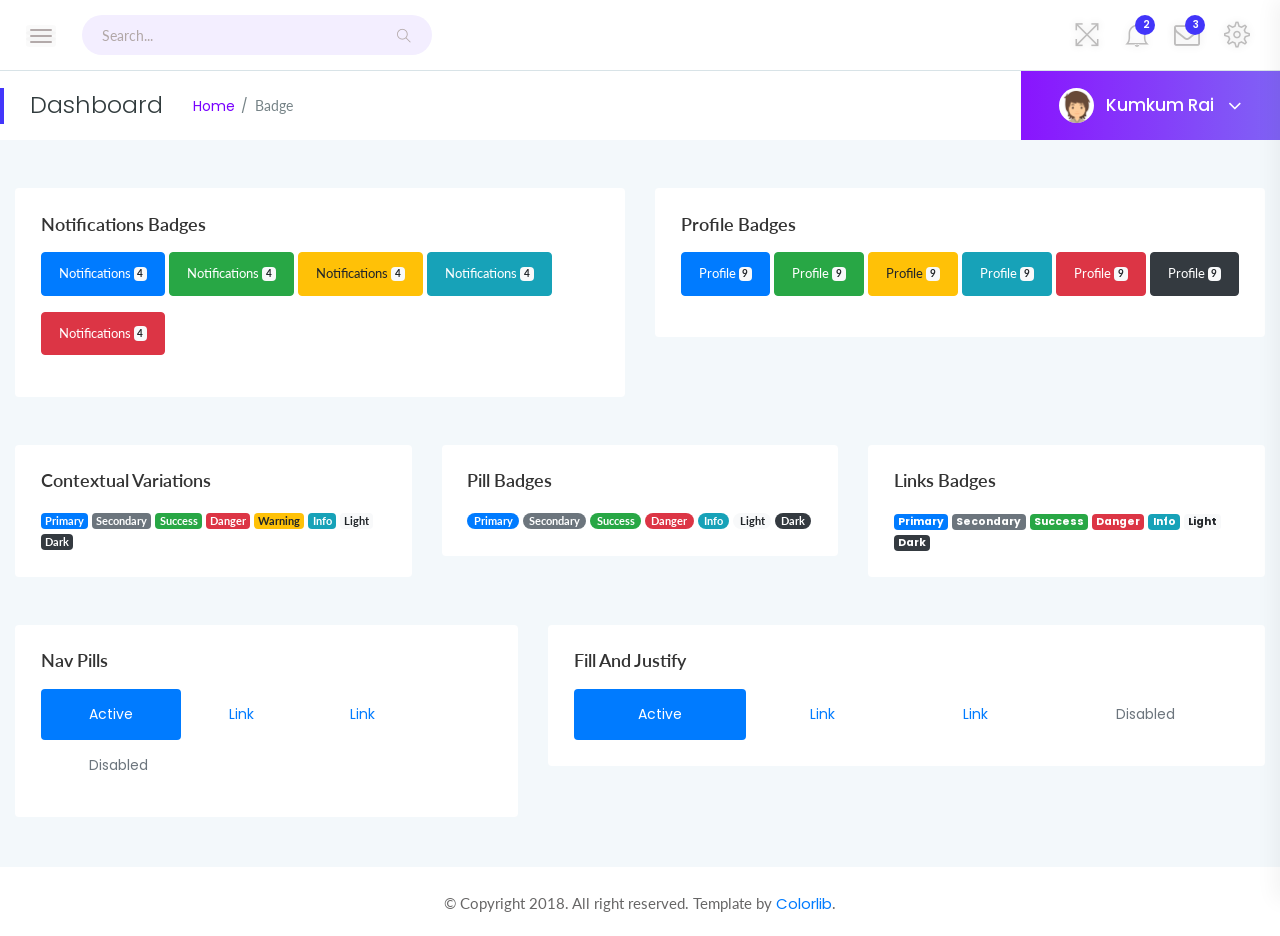
<file: public/badge.html>
<!doctype html>
<html class="no-js" lang="en">

<head>
    <meta charset="utf-8">
    <meta http-equiv="x-ua-compatible" content="ie=edge">
    <title>badge - srtdash</title>
    <meta name="viewport" content="width=device-width, initial-scale=1">
    <link rel="shortcut icon" type="image/png" href="assets/images/icon/favicon.ico">
    <link rel="stylesheet" href="assets/css/bootstrap.min.css">
    <link rel="stylesheet" href="assets/css/font-awesome.min.css">
    <link rel="stylesheet" href="assets/css/themify-icons.css">
    <link rel="stylesheet" href="assets/css/metisMenu.css">
    <link rel="stylesheet" href="assets/css/owl.carousel.min.css">
    <link rel="stylesheet" href="assets/css/slicknav.min.css">
    <!-- amchart css -->
    <link rel="stylesheet" href="https://www.amcharts.com/lib/3/plugins/export/export.css" type="text/css" media="all" />
    <!-- others css -->
    <link rel="stylesheet" href="assets/css/typography.css">
    <link rel="stylesheet" href="assets/css/default-css.css">
    <link rel="stylesheet" href="assets/css/styles.css">
    <link rel="stylesheet" href="assets/css/responsive.css">
    <!-- modernizr css -->
    <script src="assets/js/vendor/modernizr-2.8.3.min.js"></script>
</head>

<body>
    <!--[if lt IE 8]>
            <p class="browserupgrade">You are using an <strong>outdated</strong> browser. Please <a href="http://browsehappy.com/">upgrade your browser</a> to improve your experience.</p>
        <![endif]-->
    <!-- preloader area start -->
    <div id="preloader">
        <div class="loader"></div>
    </div>
    <!-- preloader area end -->
    <!-- page container area start -->
    <div class="page-container">
        <!-- sidebar menu area start -->
        <div class="sidebar-menu">
            <div class="sidebar-header">
                <div class="logo">
                    <a href="index.html"><img src="assets/images/icon/logo.png" alt="logo"></a>
                </div>
            </div>
            <div class="main-menu">
                <div class="menu-inner">
                    <nav>
                        <ul class="metismenu" id="menu">
                            <li>
                                <a href="javascript:void(0)" aria-expanded="true"><i class="ti-dashboard"></i><span>dashboard</span></a>
                                <ul class="collapse">
                                    <li><a href="index.html">ICO dashboard</a></li>
                                    <li><a href="index2.html">Ecommerce dashboard</a></li>
                                    <li><a href="index3.html">SEO dashboard</a></li>
                                </ul>
                            </li>
                            <li>
                                <a href="javascript:void(0)" aria-expanded="true"><i class="ti-layout-sidebar-left"></i><span>Sidebar
                                        Types
                                    </span></a>
                                <ul class="collapse">
                                    <li><a href="index.html">Left Sidebar</a></li>
                                    <li><a href="index3-horizontalmenu.html">Horizontal Sidebar</a></li>
                                </ul>
                            </li>
                            <li>
                                <a href="javascript:void(0)" aria-expanded="true"><i class="ti-pie-chart"></i><span>Charts</span></a>
                                <ul class="collapse">
                                    <li><a href="barchart.html">bar chart</a></li>
                                    <li><a href="linechart.html">line Chart</a></li>
                                    <li><a href="piechart.html">pie chart</a></li>
                                </ul>
                            </li>
                            <li class="active">
                                <a href="javascript:void(0)" aria-expanded="true"><i class="ti-palette"></i><span>UI Features</span></a>
                                <ul class="collapse">
                                    <li><a href="accordion.html">Accordion</a></li>
                                    <li><a href="alert.html">Alert</a></li>
                                    <li class="active"><a href="badge.html">Badge</a></li>
                                    <li><a href="button.html">Button</a></li>
                                    <li><a href="button-group.html">Button Group</a></li>
                                    <li><a href="cards.html">Cards</a></li>
                                    <li><a href="dropdown.html">Dropdown</a></li>
                                    <li><a href="list-group.html">List Group</a></li>
                                    <li><a href="media-object.html">Media Object</a></li>
                                    <li><a href="modal.html">Modal</a></li>
                                    <li><a href="pagination.html">Pagination</a></li>
                                    <li><a href="popovers.html">Popover</a></li>
                                    <li><a href="progressbar.html">Progressbar</a></li>
                                    <li><a href="tab.html">Tab</a></li>
                                    <li><a href="typography.html">Typography</a></li>
                                    <li><a href="form.html">Form</a></li>
                                    <li><a href="grid.html">grid system</a></li>
                                </ul>
                            </li>
                            <li>
                                <a href="javascript:void(0)" aria-expanded="true"><i class="ti-slice"></i><span>icons</span></a>
                                <ul class="collapse">
                                    <li><a href="fontawesome.html">fontawesome icons</a></li>
                                    <li><a href="themify.html">themify icons</a></li>
                                </ul>
                            </li>
                            <li>
                                <a href="javascript:void(0)" aria-expanded="true"><i class="fa fa-table"></i>
                                    <span>Tables</span></a>
                                <ul class="collapse">
                                    <li><a href="table-basic.html">basic table</a></li>
                                    <li><a href="table-layout.html">table layout</a></li>
                                    <li><a href="datatable.html">datatable</a></li>
                                </ul>
                            </li>
                            <li><a href="maps.html"><i class="ti-map-alt"></i> <span>maps</span></a></li>
                            <li><a href="invoice.html"><i class="ti-receipt"></i> <span>Invoice Summary</span></a></li>
                            <li>
                                <a href="javascript:void(0)" aria-expanded="true"><i class="ti-layers-alt"></i> <span>Pages</span></a>
                                <ul class="collapse">
                                    <li><a href="login.html">Login</a></li>
                                    <li><a href="login2.html">Login 2</a></li>
                                    <li><a href="login3.html">Login 3</a></li>
                                    <li><a href="register.html">Register</a></li>
                                    <li><a href="register2.html">Register 2</a></li>
                                    <li><a href="register3.html">Register 3</a></li>
                                    <li><a href="register4.html">Register 4</a></li>
                                    <li><a href="screenlock.html">Lock Screen</a></li>
                                    <li><a href="screenlock2.html">Lock Screen 2</a></li>
                                    <li><a href="reset-pass.html">reset password</a></li>
                                    <li><a href="pricing.html">Pricing</a></li>
                                </ul>
                            </li>
                            <li>
                                <a href="javascript:void(0)" aria-expanded="true"><i class="fa fa-exclamation-triangle"></i>
                                    <span>Error</span></a>
                                <ul class="collapse">
                                    <li><a href="404.html">Error 404</a></li>
                                    <li><a href="403.html">Error 403</a></li>
                                    <li><a href="500.html">Error 500</a></li>
                                </ul>
                            </li>
                            <li>
                                <a href="javascript:void(0)" aria-expanded="true"><i class="fa fa-align-left"></i> <span>Multi
                                        level menu</span></a>
                                <ul class="collapse">
                                    <li><a href="#">Item level (1)</a></li>
                                    <li><a href="#">Item level (1)</a></li>
                                    <li><a href="#" aria-expanded="true">Item level (1)</a>
                                        <ul class="collapse">
                                            <li><a href="#">Item level (2)</a></li>
                                            <li><a href="#">Item level (2)</a></li>
                                            <li><a href="#">Item level (2)</a></li>
                                        </ul>
                                    </li>
                                    <li><a href="#">Item level (1)</a></li>
                                </ul>
                            </li>
                        </ul>
                    </nav>
                </div>
            </div>
        </div>
        <!-- sidebar menu area end -->
        <!-- main content area start -->
        <div class="main-content">
            <!-- header area start -->
            <div class="header-area">
                <div class="row align-items-center">
                    <!-- nav and search button -->
                    <div class="col-md-6 col-sm-8 clearfix">
                        <div class="nav-btn pull-left">
                            <span></span>
                            <span></span>
                            <span></span>
                        </div>
                        <div class="search-box pull-left">
                            <form action="#">
                                <input type="text" name="search" placeholder="Search..." required>
                                <i class="ti-search"></i>
                            </form>
                        </div>
                    </div>
                    <!-- profile info & task notification -->
                    <div class="col-md-6 col-sm-4 clearfix">
                        <ul class="notification-area pull-right">
                            <li id="full-view"><i class="ti-fullscreen"></i></li>
                            <li id="full-view-exit"><i class="ti-zoom-out"></i></li>
                            <li class="dropdown">
                                <i class="ti-bell dropdown-toggle" data-toggle="dropdown">
                                    <span>2</span>
                                </i>
                                <div class="dropdown-menu bell-notify-box notify-box">
                                    <span class="notify-title">You have 3 new notifications <a href="#">view all</a></span>
                                    <div class="nofity-list">
                                        <a href="#" class="notify-item">
                                            <div class="notify-thumb"><i class="ti-key btn-danger"></i></div>
                                            <div class="notify-text">
                                                <p>You have Changed Your Password</p>
                                                <span>Just Now</span>
                                            </div>
                                        </a>
                                        <a href="#" class="notify-item">
                                            <div class="notify-thumb"><i class="ti-comments-smiley btn-info"></i></div>
                                            <div class="notify-text">
                                                <p>New Commetns On Post</p>
                                                <span>30 Seconds ago</span>
                                            </div>
                                        </a>
                                        <a href="#" class="notify-item">
                                            <div class="notify-thumb"><i class="ti-key btn-primary"></i></div>
                                            <div class="notify-text">
                                                <p>Some special like you</p>
                                                <span>Just Now</span>
                                            </div>
                                        </a>
                                        <a href="#" class="notify-item">
                                            <div class="notify-thumb"><i class="ti-comments-smiley btn-info"></i></div>
                                            <div class="notify-text">
                                                <p>New Commetns On Post</p>
                                                <span>30 Seconds ago</span>
                                            </div>
                                        </a>
                                        <a href="#" class="notify-item">
                                            <div class="notify-thumb"><i class="ti-key btn-primary"></i></div>
                                            <div class="notify-text">
                                                <p>Some special like you</p>
                                                <span>Just Now</span>
                                            </div>
                                        </a>
                                        <a href="#" class="notify-item">
                                            <div class="notify-thumb"><i class="ti-key btn-danger"></i></div>
                                            <div class="notify-text">
                                                <p>You have Changed Your Password</p>
                                                <span>Just Now</span>
                                            </div>
                                        </a>
                                        <a href="#" class="notify-item">
                                            <div class="notify-thumb"><i class="ti-key btn-danger"></i></div>
                                            <div class="notify-text">
                                                <p>You have Changed Your Password</p>
                                                <span>Just Now</span>
                                            </div>
                                        </a>
                                    </div>
                                </div>
                            </li>
                            <li class="dropdown">
                                <i class="fa fa-envelope-o dropdown-toggle" data-toggle="dropdown"><span>3</span></i>
                                <div class="dropdown-menu notify-box nt-enveloper-box">
                                    <span class="notify-title">You have 3 new notifications <a href="#">view all</a></span>
                                    <div class="nofity-list">
                                        <a href="#" class="notify-item">
                                            <div class="notify-thumb">
                                                <img src="assets/images/author/author-img1.jpg" alt="image">
                                            </div>
                                            <div class="notify-text">
                                                <p>Aglae Mayer</p>
                                                <span class="msg">Hey I am waiting for you...</span>
                                                <span>3:15 PM</span>
                                            </div>
                                        </a>
                                        <a href="#" class="notify-item">
                                            <div class="notify-thumb">
                                                <img src="assets/images/author/author-img2.jpg" alt="image">
                                            </div>
                                            <div class="notify-text">
                                                <p>Aglae Mayer</p>
                                                <span class="msg">When you can connect with me...</span>
                                                <span>3:15 PM</span>
                                            </div>
                                        </a>
                                        <a href="#" class="notify-item">
                                            <div class="notify-thumb">
                                                <img src="assets/images/author/author-img3.jpg" alt="image">
                                            </div>
                                            <div class="notify-text">
                                                <p>Aglae Mayer</p>
                                                <span class="msg">I missed you so much...</span>
                                                <span>3:15 PM</span>
                                            </div>
                                        </a>
                                        <a href="#" class="notify-item">
                                            <div class="notify-thumb">
                                                <img src="assets/images/author/author-img4.jpg" alt="image">
                                            </div>
                                            <div class="notify-text">
                                                <p>Aglae Mayer</p>
                                                <span class="msg">Your product is completely Ready...</span>
                                                <span>3:15 PM</span>
                                            </div>
                                        </a>
                                        <a href="#" class="notify-item">
                                            <div class="notify-thumb">
                                                <img src="assets/images/author/author-img2.jpg" alt="image">
                                            </div>
                                            <div class="notify-text">
                                                <p>Aglae Mayer</p>
                                                <span class="msg">Hey I am waiting for you...</span>
                                                <span>3:15 PM</span>
                                            </div>
                                        </a>
                                        <a href="#" class="notify-item">
                                            <div class="notify-thumb">
                                                <img src="assets/images/author/author-img1.jpg" alt="image">
                                            </div>
                                            <div class="notify-text">
                                                <p>Aglae Mayer</p>
                                                <span class="msg">Hey I am waiting for you...</span>
                                                <span>3:15 PM</span>
                                            </div>
                                        </a>
                                        <a href="#" class="notify-item">
                                            <div class="notify-thumb">
                                                <img src="assets/images/author/author-img3.jpg" alt="image">
                                            </div>
                                            <div class="notify-text">
                                                <p>Aglae Mayer</p>
                                                <span class="msg">Hey I am waiting for you...</span>
                                                <span>3:15 PM</span>
                                            </div>
                                        </a>
                                    </div>
                                </div>
                            </li>
                            <li class="settings-btn">
                                <i class="ti-settings"></i>
                            </li>
                        </ul>
                    </div>
                </div>
            </div>
            <!-- header area end -->
            <!-- page title area start -->
            <div class="page-title-area">
                <div class="row align-items-center">
                    <div class="col-sm-6">
                        <div class="breadcrumbs-area clearfix">
                            <h4 class="page-title pull-left">Dashboard</h4>
                            <ul class="breadcrumbs pull-left">
                                <li><a href="index.html">Home</a></li>
                                <li><span>badge</span></li>
                            </ul>
                        </div>
                    </div>
                    <div class="col-sm-6 clearfix">
                        <div class="user-profile pull-right">
                            <img class="avatar user-thumb" src="assets/images/author/avatar.png" alt="avatar">
                            <h4 class="user-name dropdown-toggle" data-toggle="dropdown">Kumkum Rai <i class="fa fa-angle-down"></i></h4>
                            <div class="dropdown-menu">
                                <a class="dropdown-item" href="#">Message</a>
                                <a class="dropdown-item" href="#">Settings</a>
                                <a class="dropdown-item" href="#">Log Out</a>
                            </div>
                        </div>
                    </div>
                </div>
            </div>
            <!-- page title area end -->
            <div class="main-content-inner">
                <!-- Badges srea start -->
                <div class="row">
                    <!-- Notifications Badges -->
                    <div class="col-xl-6 mt-5">
                        <div class="card">
                            <div class="card-body">
                                <h4 class="header-title">Notifications Badges</h4>
                                <button type="button" class="btn btn-primary mb-3">
                                    Notifications <span class="badge badge-light">4</span>
                                </button>
                                <button type="button" class="btn btn-success mb-3">
                                    Notifications <span class="badge badge-light">4</span>
                                </button>
                                <button type="button" class="btn btn-warning mb-3">
                                    Notifications <span class="badge badge-light">4</span>
                                </button>
                                <button type="button" class="btn btn-info mb-3">
                                    Notifications <span class="badge badge-light">4</span>
                                </button>
                                <button type="button" class="btn btn-danger mb-3">
                                    Notifications <span class="badge badge-light">4</span>
                                </button>
                            </div>
                        </div>
                    </div>
                    <!-- Profile Badges -->
                    <div class="col-xl-6 mt-5">
                        <div class="card">
                            <div class="card-body">
                                <h4 class="header-title">Profile Badges</h4>
                                <button type="button" class="btn btn-primary mb-3">Profile <span class="badge badge-light">9</span>
                                    <span class="sr-only">unread messages</span>
                                </button>
                                <button type="button" class="btn btn-success mb-3">Profile <span class="badge badge-light">9</span>
                                    <span class="sr-only">unread messages</span>
                                </button>
                                <button type="button" class="btn btn-warning mb-3">Profile <span class="badge badge-light">9</span>
                                    <span class="sr-only">unread messages</span>
                                </button>
                                <button type="button" class="btn btn-info mb-3">Profile <span class="badge badge-light">9</span>
                                    <span class="sr-only">unread messages</span>
                                </button>
                                <button type="button" class="btn btn-danger mb-3">Profile <span class="badge badge-light">9</span>
                                    <span class="sr-only">unread messages</span>
                                </button>
                                <button type="button" class="btn btn-dark mb-3">Profile <span class="badge badge-light">9</span>
                                    <span class="sr-only">unread messages</span>
                                </button>
                            </div>
                        </div>
                    </div>
                    <!-- Contextual variations -->
                    <div class="col-xl-4 col-lg-6 mt-5">
                        <div class="card">
                            <div class="card-body">
                                <h4 class="header-title">Contextual variations</h4>
                                <span class="badge badge-primary">Primary</span>
                                <span class="badge badge-secondary">Secondary</span>
                                <span class="badge badge-success">Success</span>
                                <span class="badge badge-danger">Danger</span>
                                <span class="badge badge-warning">Warning</span>
                                <span class="badge badge-info">Info</span>
                                <span class="badge badge-light">Light</span>
                                <span class="badge badge-dark">Dark</span>
                            </div>
                        </div>
                    </div>
                    <!-- Pill badges -->
                    <div class="col-xl-4 col-lg-6 mt-5">
                        <div class="card">
                            <div class="card-body">
                                <h4 class="header-title">Pill badges</h4>
                                <span class="badge badge-pill badge-primary">Primary</span>
                                <span class="badge badge-pill badge-secondary">Secondary</span>
                                <span class="badge badge-pill badge-success">Success</span>
                                <span class="badge badge-pill badge-danger">Danger</span>
                                <span class="badge badge-pill badge-info">Info</span>
                                <span class="badge badge-pill badge-light">Light</span>
                                <span class="badge badge-pill badge-dark">Dark</span>
                            </div>
                        </div>
                    </div>
                    <!-- Links badges -->
                    <div class="col-xl-4 col-lg-6 mt-5">
                        <div class="card">
                            <div class="card-body">
                                <h4 class="header-title">Links badges</h4>
                                <a href="#" class="badge badge-primary">Primary</a>
                                <a href="#" class="badge badge-secondary">Secondary</a>
                                <a href="#" class="badge badge-success">Success</a>
                                <a href="#" class="badge badge-danger">Danger</a>
                                <a href="#" class="badge badge-info">Info</a>
                                <a href="#" class="badge badge-light">Light</a>
                                <a href="#" class="badge badge-dark">Dark</a>
                            </div>
                        </div>
                    </div>
                    <!-- Nav Pills -->
                    <div class="col-xl-5 col-lg-6 mt-5">
                        <div class="card">
                            <div class="card-body">
                                <h4 class="header-title">Nav Pills</h4>
                                <ul class="nav nav-pills">
                                    <li class="nav-item">
                                        <a class="nav-link active" href="#">Active</a>
                                    </li>
                                    <li class="nav-item">
                                        <a class="nav-link" href="#">Link</a>
                                    </li>
                                    <li class="nav-item">
                                        <a class="nav-link" href="#">Link</a>
                                    </li>
                                    <li class="nav-item">
                                        <a class="nav-link disabled" href="#">Disabled</a>
                                    </li>
                                </ul>
                            </div>
                        </div>
                    </div>
                    <!-- Fill and justify -->
                    <div class="col-lg-7 mt-5">
                        <div class="card">
                            <div class="card-body">
                                <h4 class="header-title">Fill and justify</h4>
                                <nav class="nav nav-pills nav-fill">
                                    <a class="nav-item nav-link active" href="#">Active</a>
                                    <a class="nav-item nav-link" href="#">Link</a>
                                    <a class="nav-item nav-link" href="#">Link</a>
                                    <a class="nav-item nav-link disabled" href="#">Disabled</a>
                                </nav>
                            </div>
                        </div>
                    </div>
                </div>
                <!-- Badges srea end -->
            </div>
        </div>
        <!-- main content area end -->
        <!-- footer area start-->
        <footer>
            <div class="footer-area">
                <p>© Copyright 2018. All right reserved. Template by <a href="https://colorlib.com/wp/">Colorlib</a>.</p>
            </div>
        </footer>
        <!-- footer area end-->
    </div>
    <!-- page container area end -->
    <!-- offset area start -->
    <div class="offset-area">
        <div class="offset-close"><i class="ti-close"></i></div>
        <ul class="nav offset-menu-tab">
            <li><a class="active" data-toggle="tab" href="#activity">Activity</a></li>
            <li><a data-toggle="tab" href="#settings">Settings</a></li>
        </ul>
        <div class="offset-content tab-content">
            <div id="activity" class="tab-pane fade in show active">
                <div class="recent-activity">
                    <div class="timeline-task">
                        <div class="icon bg1">
                            <i class="fa fa-envelope"></i>
                        </div>
                        <div class="tm-title">
                            <h4>Rashed sent you an email</h4>
                            <span class="time"><i class="ti-time"></i>09:35</span>
                        </div>
                        <p>Lorem ipsum dolor sit amet consectetur adipisicing elit. Esse distinctio itaque at.
                        </p>
                    </div>
                    <div class="timeline-task">
                        <div class="icon bg2">
                            <i class="fa fa-check"></i>
                        </div>
                        <div class="tm-title">
                            <h4>Added</h4>
                            <span class="time"><i class="ti-time"></i>7 Minutes Ago</span>
                        </div>
                        <p>Lorem ipsum dolor sit amet consectetur.
                        </p>
                    </div>
                    <div class="timeline-task">
                        <div class="icon bg2">
                            <i class="fa fa-exclamation-triangle"></i>
                        </div>
                        <div class="tm-title">
                            <h4>You missed you Password!</h4>
                            <span class="time"><i class="ti-time"></i>09:20 Am</span>
                        </div>
                    </div>
                    <div class="timeline-task">
                        <div class="icon bg3">
                            <i class="fa fa-bomb"></i>
                        </div>
                        <div class="tm-title">
                            <h4>Member waiting for you Attention</h4>
                            <span class="time"><i class="ti-time"></i>09:35</span>
                        </div>
                        <p>Lorem ipsum dolor sit amet consectetur adipisicing elit. Esse distinctio itaque at.
                        </p>
                    </div>
                    <div class="timeline-task">
                        <div class="icon bg3">
                            <i class="ti-signal"></i>
                        </div>
                        <div class="tm-title">
                            <h4>You Added Kaji Patha few minutes ago</h4>
                            <span class="time"><i class="ti-time"></i>01 minutes ago</span>
                        </div>
                        <p>Lorem ipsum dolor sit amet consectetur adipisicing elit. Esse distinctio itaque at.
                        </p>
                    </div>
                    <div class="timeline-task">
                        <div class="icon bg1">
                            <i class="fa fa-envelope"></i>
                        </div>
                        <div class="tm-title">
                            <h4>Ratul Hamba sent you an email</h4>
                            <span class="time"><i class="ti-time"></i>09:35</span>
                        </div>
                        <p>Hello sir , where are you, i am egerly waiting for you.
                        </p>
                    </div>
                    <div class="timeline-task">
                        <div class="icon bg2">
                            <i class="fa fa-exclamation-triangle"></i>
                        </div>
                        <div class="tm-title">
                            <h4>Rashed sent you an email</h4>
                            <span class="time"><i class="ti-time"></i>09:35</span>
                        </div>
                        <p>Lorem ipsum dolor sit amet consectetur adipisicing elit. Esse distinctio itaque at.
                        </p>
                    </div>
                    <div class="timeline-task">
                        <div class="icon bg2">
                            <i class="fa fa-exclamation-triangle"></i>
                        </div>
                        <div class="tm-title">
                            <h4>Rashed sent you an email</h4>
                            <span class="time"><i class="ti-time"></i>09:35</span>
                        </div>
                    </div>
                    <div class="timeline-task">
                        <div class="icon bg3">
                            <i class="fa fa-bomb"></i>
                        </div>
                        <div class="tm-title">
                            <h4>Rashed sent you an email</h4>
                            <span class="time"><i class="ti-time"></i>09:35</span>
                        </div>
                        <p>Lorem ipsum dolor sit amet consectetur adipisicing elit. Esse distinctio itaque at.
                        </p>
                    </div>
                    <div class="timeline-task">
                        <div class="icon bg3">
                            <i class="ti-signal"></i>
                        </div>
                        <div class="tm-title">
                            <h4>Rashed sent you an email</h4>
                            <span class="time"><i class="ti-time"></i>09:35</span>
                        </div>
                        <p>Lorem ipsum dolor sit amet consectetur adipisicing elit. Esse distinctio itaque at.
                        </p>
                    </div>
                </div>
            </div>
            <div id="settings" class="tab-pane fade">
                <div class="offset-settings">
                    <h4>General Settings</h4>
                    <div class="settings-list">
                        <div class="s-settings">
                            <div class="s-sw-title">
                                <h5>Notifications</h5>
                                <div class="s-swtich">
                                    <input type="checkbox" id="switch1" />
                                    <label for="switch1">Toggle</label>
                                </div>
                            </div>
                            <p>Keep it 'On' When you want to get all the notification.</p>
                        </div>
                        <div class="s-settings">
                            <div class="s-sw-title">
                                <h5>Show recent activity</h5>
                                <div class="s-swtich">
                                    <input type="checkbox" id="switch2" />
                                    <label for="switch2">Toggle</label>
                                </div>
                            </div>
                            <p>The for attribute is necessary to bind our custom checkbox with the input.</p>
                        </div>
                        <div class="s-settings">
                            <div class="s-sw-title">
                                <h5>Show your emails</h5>
                                <div class="s-swtich">
                                    <input type="checkbox" id="switch3" />
                                    <label for="switch3">Toggle</label>
                                </div>
                            </div>
                            <p>Show email so that easily find you.</p>
                        </div>
                        <div class="s-settings">
                            <div class="s-sw-title">
                                <h5>Show Task statistics</h5>
                                <div class="s-swtich">
                                    <input type="checkbox" id="switch4" />
                                    <label for="switch4">Toggle</label>
                                </div>
                            </div>
                            <p>The for attribute is necessary to bind our custom checkbox with the input.</p>
                        </div>
                        <div class="s-settings">
                            <div class="s-sw-title">
                                <h5>Notifications</h5>
                                <div class="s-swtich">
                                    <input type="checkbox" id="switch5" />
                                    <label for="switch5">Toggle</label>
                                </div>
                            </div>
                            <p>Use checkboxes when looking for yes or no answers.</p>
                        </div>
                    </div>
                </div>
            </div>
        </div>
    </div>
    <!-- offset area end -->
    <!-- jquery latest version -->
    <script src="assets/js/vendor/jquery-2.2.4.min.js"></script>
    <!-- bootstrap 4 js -->
    <script src="assets/js/popper.min.js"></script>
    <script src="assets/js/bootstrap.min.js"></script>
    <script src="assets/js/owl.carousel.min.js"></script>
    <script src="assets/js/metisMenu.min.js"></script>
    <script src="assets/js/jquery.slimscroll.min.js"></script>
    <script src="assets/js/jquery.slicknav.min.js"></script>
    <!-- others plugins -->
    <script src="assets/js/plugins.js"></script>
    <script src="assets/js/scripts.js"></script>
</body>

</html>
</file>
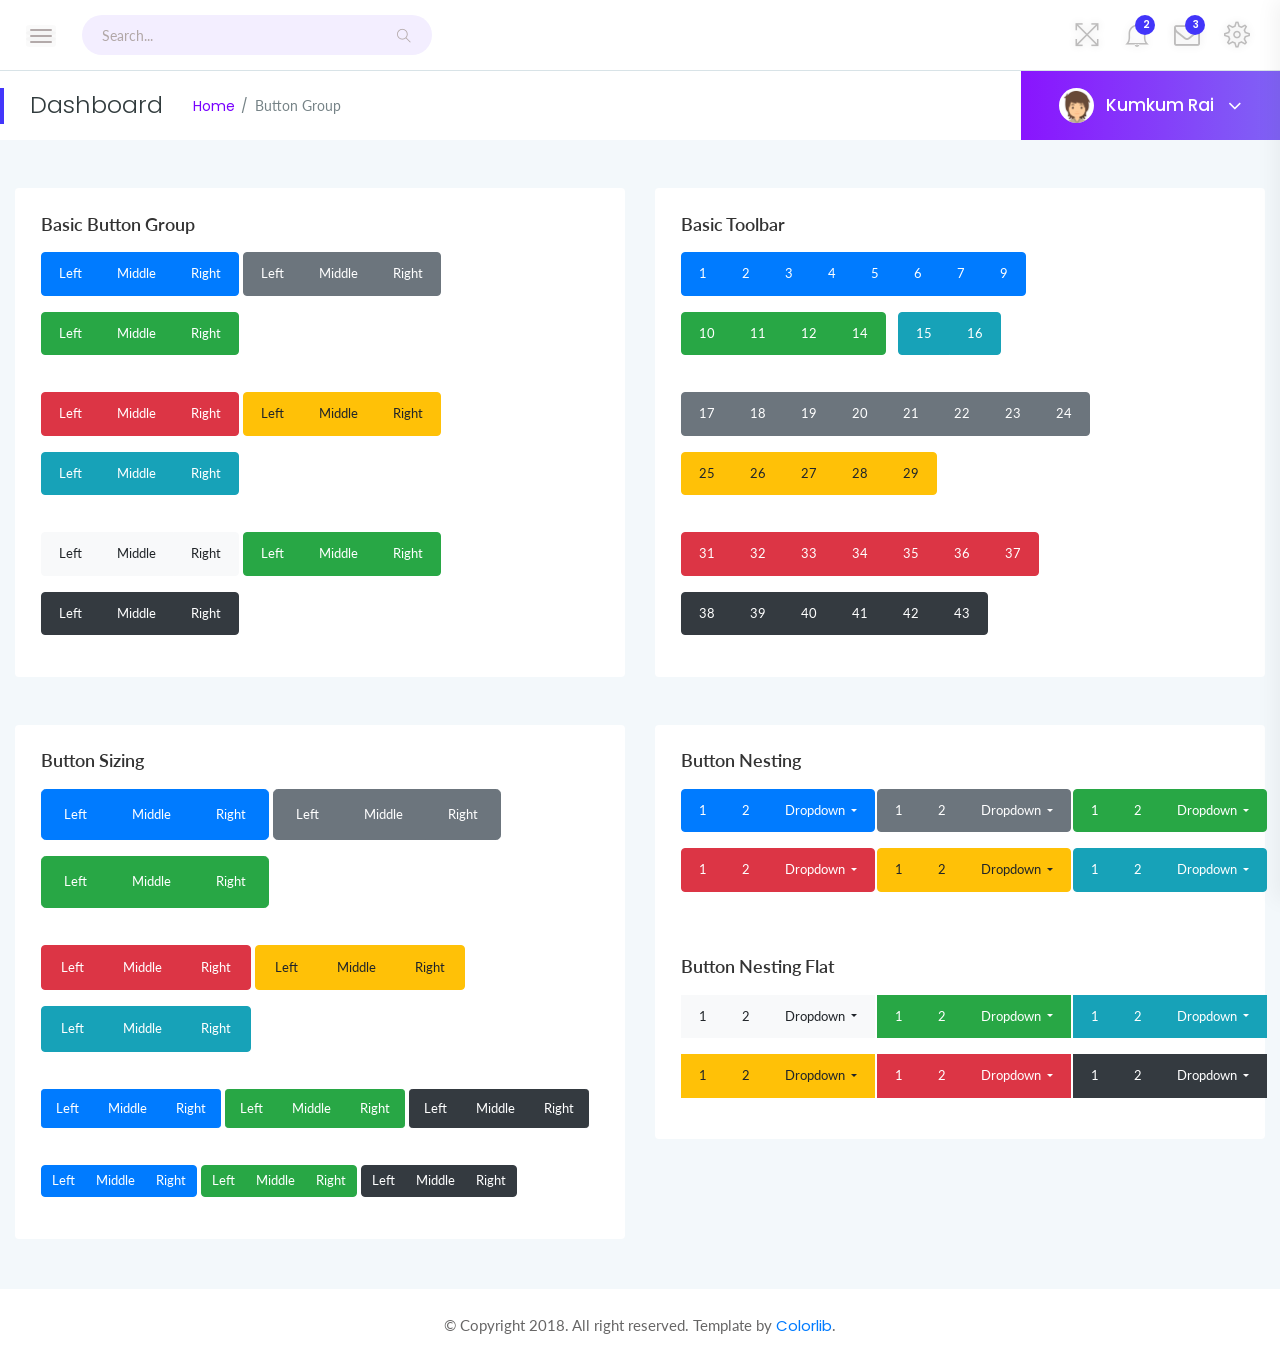
<file: public/button-group.html>
<!doctype html>
<html class="no-js" lang="en">

<head>
    <meta charset="utf-8">
    <meta http-equiv="x-ua-compatible" content="ie=edge">
    <title>Button Group - srtdash</title>
    <meta name="viewport" content="width=device-width, initial-scale=1">
    <link rel="shortcut icon" type="image/png" href="assets/images/icon/favicon.ico">
    <link rel="stylesheet" href="assets/css/bootstrap.min.css">
    <link rel="stylesheet" href="assets/css/font-awesome.min.css">
    <link rel="stylesheet" href="assets/css/themify-icons.css">
    <link rel="stylesheet" href="assets/css/metisMenu.css">
    <link rel="stylesheet" href="assets/css/owl.carousel.min.css">
    <link rel="stylesheet" href="assets/css/slicknav.min.css">
    <!-- amchart css -->
    <link rel="stylesheet" href="https://www.amcharts.com/lib/3/plugins/export/export.css" type="text/css" media="all" />
    <!-- others css -->
    <link rel="stylesheet" href="assets/css/typography.css">
    <link rel="stylesheet" href="assets/css/default-css.css">
    <link rel="stylesheet" href="assets/css/styles.css">
    <link rel="stylesheet" href="assets/css/responsive.css">
    <!-- modernizr css -->
    <script src="assets/js/vendor/modernizr-2.8.3.min.js"></script>
</head>

<body>
    <!--[if lt IE 8]>
            <p class="browserupgrade">You are using an <strong>outdated</strong> browser. Please <a href="http://browsehappy.com/">upgrade your browser</a> to improve your experience.</p>
        <![endif]-->
    <!-- preloader area start -->
    <div id="preloader">
        <div class="loader"></div>
    </div>
    <!-- preloader area end -->
    <!-- page container area start -->
    <div class="page-container">
        <!-- sidebar menu area start -->
        <div class="sidebar-menu">
            <div class="sidebar-header">
                <div class="logo">
                    <a href="index.html"><img src="assets/images/icon/logo.png" alt="logo"></a>
                </div>
            </div>
            <div class="main-menu">
                <div class="menu-inner">
                    <nav>
                        <ul class="metismenu" id="menu">
                            <li>
                                <a href="javascript:void(0)" aria-expanded="true"><i class="ti-dashboard"></i><span>dashboard</span></a>
                                <ul class="collapse">
                                    <li><a href="index.html">ICO dashboard</a></li>
                                    <li><a href="index2.html">Ecommerce dashboard</a></li>
                                    <li><a href="index3.html">SEO dashboard</a></li>
                                </ul>
                            </li>
                            <li>
                                <a href="javascript:void(0)" aria-expanded="true"><i class="ti-layout-sidebar-left"></i><span>Sidebar
                                        Types
                                    </span></a>
                                <ul class="collapse">
                                    <li><a href="index.html">Left Sidebar</a></li>
                                    <li><a href="index3-horizontalmenu.html">Horizontal Sidebar</a></li>
                                </ul>
                            </li>
                            <li>
                                <a href="javascript:void(0)" aria-expanded="true"><i class="ti-pie-chart"></i><span>Charts</span></a>
                                <ul class="collapse">
                                    <li><a href="barchart.html">bar chart</a></li>
                                    <li><a href="linechart.html">line Chart</a></li>
                                    <li><a href="piechart.html">pie chart</a></li>
                                </ul>
                            </li>
                            <li class="active">
                                <a href="javascript:void(0)" aria-expanded="true"><i class="ti-palette"></i><span>UI Features</span></a>
                                <ul class="collapse">
                                    <li><a href="accordion.html">Accordion</a></li>
                                    <li><a href="alert.html">Alert</a></li>
                                    <li><a href="badge.html">Badge</a></li>
                                    <li><a href="button.html">Button</a></li>
                                    <li class="active"><a href="button-group.html">Button Group</a></li>
                                    <li><a href="cards.html">Cards</a></li>
                                    <li><a href="dropdown.html">Dropdown</a></li>
                                    <li><a href="list-group.html">List Group</a></li>
                                    <li><a href="media-object.html">Media Object</a></li>
                                    <li><a href="modal.html">Modal</a></li>
                                    <li><a href="pagination.html">Pagination</a></li>
                                    <li><a href="popovers.html">Popover</a></li>
                                    <li><a href="progressbar.html">Progressbar</a></li>
                                    <li><a href="tab.html">Tab</a></li>
                                    <li><a href="typography.html">Typography</a></li>
                                    <li><a href="form.html">Form</a></li>
                                    <li><a href="grid.html">grid system</a></li>
                                </ul>
                            </li>
                            <li>
                                <a href="javascript:void(0)" aria-expanded="true"><i class="ti-slice"></i><span>icons</span></a>
                                <ul class="collapse">
                                    <li><a href="fontawesome.html">fontawesome icons</a></li>
                                    <li><a href="themify.html">themify icons</a></li>
                                </ul>
                            </li>
                            <li>
                                <a href="javascript:void(0)" aria-expanded="true"><i class="fa fa-table"></i>
                                    <span>Tables</span></a>
                                <ul class="collapse">
                                    <li><a href="table-basic.html">basic table</a></li>
                                    <li><a href="table-layout.html">table layout</a></li>
                                    <li><a href="datatable.html">datatable</a></li>
                                </ul>
                            </li>
                            <li><a href="maps.html"><i class="ti-map-alt"></i> <span>maps</span></a></li>
                            <li><a href="invoice.html"><i class="ti-receipt"></i> <span>Invoice Summary</span></a></li>
                            <li>
                                <a href="javascript:void(0)" aria-expanded="true"><i class="ti-layers-alt"></i> <span>Pages</span></a>
                                <ul class="collapse">
                                    <li><a href="login.html">Login</a></li>
                                    <li><a href="login2.html">Login 2</a></li>
                                    <li><a href="login3.html">Login 3</a></li>
                                    <li><a href="register.html">Register</a></li>
                                    <li><a href="register2.html">Register 2</a></li>
                                    <li><a href="register3.html">Register 3</a></li>
                                    <li><a href="register4.html">Register 4</a></li>
                                    <li><a href="screenlock.html">Lock Screen</a></li>
                                    <li><a href="screenlock2.html">Lock Screen 2</a></li>
                                    <li><a href="reset-pass.html">reset password</a></li>
                                    <li><a href="pricing.html">Pricing</a></li>
                                </ul>
                            </li>
                            <li>
                                <a href="javascript:void(0)" aria-expanded="true"><i class="fa fa-exclamation-triangle"></i>
                                    <span>Error</span></a>
                                <ul class="collapse">
                                    <li><a href="404.html">Error 404</a></li>
                                    <li><a href="403.html">Error 403</a></li>
                                    <li><a href="500.html">Error 500</a></li>
                                </ul>
                            </li>
                            <li>
                                <a href="javascript:void(0)" aria-expanded="true"><i class="fa fa-align-left"></i> <span>Multi
                                        level menu</span></a>
                                <ul class="collapse">
                                    <li><a href="#">Item level (1)</a></li>
                                    <li><a href="#">Item level (1)</a></li>
                                    <li><a href="#" aria-expanded="true">Item level (1)</a>
                                        <ul class="collapse">
                                            <li><a href="#">Item level (2)</a></li>
                                            <li><a href="#">Item level (2)</a></li>
                                            <li><a href="#">Item level (2)</a></li>
                                        </ul>
                                    </li>
                                    <li><a href="#">Item level (1)</a></li>
                                </ul>
                            </li>
                        </ul>
                    </nav>
                </div>
            </div>
        </div>
        <!-- sidebar menu area end -->
        <!-- main content area start -->
        <div class="main-content">
            <!-- header area start -->
            <div class="header-area">
                <div class="row align-items-center">
                    <!-- nav and search button -->
                    <div class="col-md-6 col-sm-8 clearfix">
                        <div class="nav-btn pull-left">
                            <span></span>
                            <span></span>
                            <span></span>
                        </div>
                        <div class="search-box pull-left">
                            <form action="#">
                                <input type="text" name="search" placeholder="Search..." required>
                                <i class="ti-search"></i>
                            </form>
                        </div>
                    </div>
                    <!-- profile info & task notification -->
                    <div class="col-md-6 col-sm-4 clearfix">
                        <ul class="notification-area pull-right">
                            <li id="full-view"><i class="ti-fullscreen"></i></li>
                            <li id="full-view-exit"><i class="ti-zoom-out"></i></li>
                            <li class="dropdown">
                                <i class="ti-bell dropdown-toggle" data-toggle="dropdown">
                                    <span>2</span>
                                </i>
                                <div class="dropdown-menu bell-notify-box notify-box">
                                    <span class="notify-title">You have 3 new notifications <a href="#">view all</a></span>
                                    <div class="nofity-list">
                                        <a href="#" class="notify-item">
                                            <div class="notify-thumb"><i class="ti-key btn-danger"></i></div>
                                            <div class="notify-text">
                                                <p>You have Changed Your Password</p>
                                                <span>Just Now</span>
                                            </div>
                                        </a>
                                        <a href="#" class="notify-item">
                                            <div class="notify-thumb"><i class="ti-comments-smiley btn-info"></i></div>
                                            <div class="notify-text">
                                                <p>New Commetns On Post</p>
                                                <span>30 Seconds ago</span>
                                            </div>
                                        </a>
                                        <a href="#" class="notify-item">
                                            <div class="notify-thumb"><i class="ti-key btn-primary"></i></div>
                                            <div class="notify-text">
                                                <p>Some special like you</p>
                                                <span>Just Now</span>
                                            </div>
                                        </a>
                                        <a href="#" class="notify-item">
                                            <div class="notify-thumb"><i class="ti-comments-smiley btn-info"></i></div>
                                            <div class="notify-text">
                                                <p>New Commetns On Post</p>
                                                <span>30 Seconds ago</span>
                                            </div>
                                        </a>
                                        <a href="#" class="notify-item">
                                            <div class="notify-thumb"><i class="ti-key btn-primary"></i></div>
                                            <div class="notify-text">
                                                <p>Some special like you</p>
                                                <span>Just Now</span>
                                            </div>
                                        </a>
                                        <a href="#" class="notify-item">
                                            <div class="notify-thumb"><i class="ti-key btn-danger"></i></div>
                                            <div class="notify-text">
                                                <p>You have Changed Your Password</p>
                                                <span>Just Now</span>
                                            </div>
                                        </a>
                                        <a href="#" class="notify-item">
                                            <div class="notify-thumb"><i class="ti-key btn-danger"></i></div>
                                            <div class="notify-text">
                                                <p>You have Changed Your Password</p>
                                                <span>Just Now</span>
                                            </div>
                                        </a>
                                    </div>
                                </div>
                            </li>
                            <li class="dropdown">
                                <i class="fa fa-envelope-o dropdown-toggle" data-toggle="dropdown"><span>3</span></i>
                                <div class="dropdown-menu notify-box nt-enveloper-box">
                                    <span class="notify-title">You have 3 new notifications <a href="#">view all</a></span>
                                    <div class="nofity-list">
                                        <a href="#" class="notify-item">
                                            <div class="notify-thumb">
                                                <img src="assets/images/author/author-img1.jpg" alt="image">
                                            </div>
                                            <div class="notify-text">
                                                <p>Aglae Mayer</p>
                                                <span class="msg">Hey I am waiting for you...</span>
                                                <span>3:15 PM</span>
                                            </div>
                                        </a>
                                        <a href="#" class="notify-item">
                                            <div class="notify-thumb">
                                                <img src="assets/images/author/author-img2.jpg" alt="image">
                                            </div>
                                            <div class="notify-text">
                                                <p>Aglae Mayer</p>
                                                <span class="msg">When you can connect with me...</span>
                                                <span>3:15 PM</span>
                                            </div>
                                        </a>
                                        <a href="#" class="notify-item">
                                            <div class="notify-thumb">
                                                <img src="assets/images/author/author-img3.jpg" alt="image">
                                            </div>
                                            <div class="notify-text">
                                                <p>Aglae Mayer</p>
                                                <span class="msg">I missed you so much...</span>
                                                <span>3:15 PM</span>
                                            </div>
                                        </a>
                                        <a href="#" class="notify-item">
                                            <div class="notify-thumb">
                                                <img src="assets/images/author/author-img4.jpg" alt="image">
                                            </div>
                                            <div class="notify-text">
                                                <p>Aglae Mayer</p>
                                                <span class="msg">Your product is completely Ready...</span>
                                                <span>3:15 PM</span>
                                            </div>
                                        </a>
                                        <a href="#" class="notify-item">
                                            <div class="notify-thumb">
                                                <img src="assets/images/author/author-img2.jpg" alt="image">
                                            </div>
                                            <div class="notify-text">
                                                <p>Aglae Mayer</p>
                                                <span class="msg">Hey I am waiting for you...</span>
                                                <span>3:15 PM</span>
                                            </div>
                                        </a>
                                        <a href="#" class="notify-item">
                                            <div class="notify-thumb">
                                                <img src="assets/images/author/author-img1.jpg" alt="image">
                                            </div>
                                            <div class="notify-text">
                                                <p>Aglae Mayer</p>
                                                <span class="msg">Hey I am waiting for you...</span>
                                                <span>3:15 PM</span>
                                            </div>
                                        </a>
                                        <a href="#" class="notify-item">
                                            <div class="notify-thumb">
                                                <img src="assets/images/author/author-img3.jpg" alt="image">
                                            </div>
                                            <div class="notify-text">
                                                <p>Aglae Mayer</p>
                                                <span class="msg">Hey I am waiting for you...</span>
                                                <span>3:15 PM</span>
                                            </div>
                                        </a>
                                    </div>
                                </div>
                            </li>
                            <li class="settings-btn">
                                <i class="ti-settings"></i>
                            </li>
                        </ul>
                    </div>
                </div>
            </div>
            <!-- header area end -->
            <!-- page title area start -->
            <div class="page-title-area">
                <div class="row align-items-center">
                    <div class="col-sm-6">
                        <div class="breadcrumbs-area clearfix">
                            <h4 class="page-title pull-left">Dashboard</h4>
                            <ul class="breadcrumbs pull-left">
                                <li><a href="index.html">Home</a></li>
                                <li><span>button Group</span></li>
                            </ul>
                        </div>
                    </div>
                    <div class="col-sm-6 clearfix">
                        <div class="user-profile pull-right">
                            <img class="avatar user-thumb" src="assets/images/author/avatar.png" alt="avatar">
                            <h4 class="user-name dropdown-toggle" data-toggle="dropdown">Kumkum Rai <i class="fa fa-angle-down"></i></h4>
                            <div class="dropdown-menu">
                                <a class="dropdown-item" href="#">Message</a>
                                <a class="dropdown-item" href="#">Settings</a>
                                <a class="dropdown-item" href="#">Log Out</a>
                            </div>
                        </div>
                    </div>
                </div>
            </div>
            <!-- page title area end -->
            <div class="main-content-inner">
                <div class="row">
                    <!-- button Group srea start -->
                    <div class="col-lg-6 mt-5">
                        <div class="card">
                            <div class="card-body">
                                <h4 class="header-title">Basic Button Group</h4>
                                <div class="btn-group mb-xl-3" role="group" aria-label="Basic example">
                                    <button type="button" class="btn btn-primary">Left</button>
                                    <button type="button" class="btn btn-primary">Middle</button>
                                    <button type="button" class="btn btn-primary">Right</button>
                                </div>
                                <div class="btn-group mb-xl-3" role="group" aria-label="Basic example">
                                    <button type="button" class="btn btn-secondary">Left</button>
                                    <button type="button" class="btn btn-secondary">Middle</button>
                                    <button type="button" class="btn btn-secondary">Right</button>
                                </div>
                                <div class="btn-group mb-xl-3" role="group" aria-label="Basic example">
                                    <button type="button" class="btn btn-success">Left</button>
                                    <button type="button" class="btn btn-success">Middle</button>
                                    <button type="button" class="btn btn-success">Right</button>
                                </div>
                                <br>
                                <br>
                                <div class="btn-group mb-xl-3" role="group" aria-label="Basic example">
                                    <button type="button" class="btn btn-danger">Left</button>
                                    <button type="button" class="btn btn-danger">Middle</button>
                                    <button type="button" class="btn btn-danger">Right</button>
                                </div>
                                <div class="btn-group mb-xl-3" role="group" aria-label="Basic example">
                                    <button type="button" class="btn btn-warning">Left</button>
                                    <button type="button" class="btn btn-warning">Middle</button>
                                    <button type="button" class="btn btn-warning">Right</button>
                                </div>
                                <div class="btn-group mb-xl-3" role="group" aria-label="Basic example">
                                    <button type="button" class="btn btn-info">Left</button>
                                    <button type="button" class="btn btn-info">Middle</button>
                                    <button type="button" class="btn btn-info">Right</button>
                                </div>
                                <br>
                                <br>
                                <div class="btn-group mb-xl-3" role="group" aria-label="Basic example">
                                    <button type="button" class="btn btn-light">Left</button>
                                    <button type="button" class="btn btn-light">Middle</button>
                                    <button type="button" class="btn btn-light">Right</button>
                                </div>
                                <div class="btn-group mb-xl-3" role="group" aria-label="Basic example">
                                    <button type="button" class="btn btn-success">Left</button>
                                    <button type="button" class="btn btn-success">Middle</button>
                                    <button type="button" class="btn btn-success">Right</button>
                                </div>
                                <div class="btn-group mb-xl-3" role="group" aria-label="Basic example">
                                    <button type="button" class="btn btn-dark">Left</button>
                                    <button type="button" class="btn btn-dark">Middle</button>
                                    <button type="button" class="btn btn-dark">Right</button>
                                </div>
                            </div>
                        </div>
                    </div>
                    <!-- button Group srea end -->
                    <!-- button toolbar srea start -->
                    <div class="col-lg-6 mt-5">
                        <div class="card">
                            <div class="card-body">
                                <h4 class="header-title">Basic toolbar</h4>
                                <div class="btn-group mr-2" role="group" aria-label="First group">
                                    <button type="button" class="btn btn-primary mb-xl-3">1</button>
                                    <button type="button" class="btn btn-primary mb-xl-3">2</button>
                                    <button type="button" class="btn btn-primary mb-xl-3">3</button>
                                    <button type="button" class="btn btn-primary mb-xl-3">4</button>
                                    <button type="button" class="btn btn-primary mb-xl-3">5</button>
                                    <button type="button" class="btn btn-primary mb-xl-3">6</button>
                                    <button type="button" class="btn btn-primary mb-xl-3">7</button>
                                    <button type="button" class="btn btn-primary mb-xl-3">9</button>
                                </div>
                                <div class="btn-group mr-2" role="group" aria-label="Second group">
                                    <button type="button" class="btn btn-success mb-xl-3">10</button>
                                    <button type="button" class="btn btn-success mb-xl-3">11</button>
                                    <button type="button" class="btn btn-success mb-xl-3">12</button>
                                    <button type="button" class="btn btn-success mb-xl-3">14</button>
                                </div>
                                <div class="btn-group mr-2" role="group" aria-label="Second group">
                                    <button type="button" class="btn btn-info mb-xl-3">15</button>
                                    <button type="button" class="btn btn-info mb-xl-3">16</button>
                                </div>
                                <br>
                                <br>
                                <div class="btn-group mr-2" role="group" aria-label="First group">
                                    <button type="button" class="btn btn-secondary mb-xl-3">17</button>
                                    <button type="button" class="btn btn-secondary mb-xl-3">18</button>
                                    <button type="button" class="btn btn-secondary mb-xl-3">19</button>
                                    <button type="button" class="btn btn-secondary mb-xl-3">20</button>
                                    <button type="button" class="btn btn-secondary mb-xl-3">21</button>
                                    <button type="button" class="btn btn-secondary mb-xl-3">22</button>
                                    <button type="button" class="btn btn-secondary mb-xl-3">23</button>
                                    <button type="button" class="btn btn-secondary mb-xl-3">24</button>
                                </div>
                                <div class="btn-group mr-2" role="group" aria-label="Second group">
                                    <button type="button" class="btn btn-warning mb-xl-3">25</button>
                                    <button type="button" class="btn btn-warning mb-xl-3">26</button>
                                    <button type="button" class="btn btn-warning mb-xl-3">27</button>
                                    <button type="button" class="btn btn-warning mb-xl-3">28</button>
                                    <button type="button" class="btn btn-warning mb-xl-3">29</button>
                                </div>
                                <br>
                                <br>
                                <div class="btn-group mr-2" role="group" aria-label="Second group">
                                    <button type="button" class="btn btn-danger mb-xl-3">31</button>
                                    <button type="button" class="btn btn-danger mb-xl-3">32</button>
                                    <button type="button" class="btn btn-danger mb-xl-3">33</button>
                                    <button type="button" class="btn btn-danger mb-xl-3">34</button>
                                    <button type="button" class="btn btn-danger mb-xl-3">35</button>
                                    <button type="button" class="btn btn-danger mb-xl-3">36</button>
                                    <button type="button" class="btn btn-danger mb-xl-3">37</button>
                                </div>
                                <div class="btn-group mr-2" role="group" aria-label="Second group">
                                    <button type="button" class="btn btn-dark mb-xl-3">38</button>
                                    <button type="button" class="btn btn-dark mb-xl-3">39</button>
                                    <button type="button" class="btn btn-dark mb-xl-3">40</button>
                                    <button type="button" class="btn btn-dark mb-xl-3">41</button>
                                    <button type="button" class="btn btn-dark mb-xl-3">42</button>
                                    <button type="button" class="btn btn-dark mb-xl-3">43</button>
                                </div>
                            </div>
                        </div>
                    </div>
                    <!-- button toolbar srea end -->
                    <!-- button Sizing srea start -->
                    <div class="col-lg-6 mt-5">
                        <div class="card">
                            <div class="card-body">
                                <h4 class="header-title">Button Sizing</h4>
                                <div class="btn-group mb-xl-3" role="group" aria-label="Basic example">
                                    <button type="button" class="btn btn-lg btn-primary">Left</button>
                                    <button type="button" class="btn btn-lg btn-primary">Middle</button>
                                    <button type="button" class="btn btn-lg btn-primary">Right</button>
                                </div>
                                <div class="btn-group mb-xl-3" role="group" aria-label="Basic example">
                                    <button type="button" class="btn btn-lg btn-secondary">Left</button>
                                    <button type="button" class="btn btn-lg btn-secondary">Middle</button>
                                    <button type="button" class="btn btn-lg btn-secondary">Right</button>
                                </div>
                                <div class="btn-group mb-xl-3" role="group" aria-label="Basic example">
                                    <button type="button" class="btn btn-lg btn-success">Left</button>
                                    <button type="button" class="btn btn-lg btn-success">Middle</button>
                                    <button type="button" class="btn btn-lg btn-success">Right</button>
                                </div>
                                <br>
                                <br>
                                <div class="btn-group mb-xl-3" role="group" aria-label="Basic example">
                                    <button type="button" class="btn btn-md btn-danger">Left</button>
                                    <button type="button" class="btn btn-md btn-danger">Middle</button>
                                    <button type="button" class="btn btn-md btn-danger">Right</button>
                                </div>
                                <div class="btn-group mb-xl-3" role="group" aria-label="Basic example">
                                    <button type="button" class="btn btn-md btn-warning">Left</button>
                                    <button type="button" class="btn btn-md btn-warning">Middle</button>
                                    <button type="button" class="btn btn-md btn-warning">Right</button>
                                </div>
                                <div class="btn-group mb-xl-3" role="group" aria-label="Basic example">
                                    <button type="button" class="btn btn-md btn-info">Left</button>
                                    <button type="button" class="btn btn-md btn-info">Middle</button>
                                    <button type="button" class="btn btn-md btn-info">Right</button>
                                </div>
                                <br>
                                <br>
                                <div class="btn-group mb-xl-3" role="group" aria-label="Basic example">
                                    <button type="button" class="btn btn-sm btn-primary">Left</button>
                                    <button type="button" class="btn btn-sm btn-primary">Middle</button>
                                    <button type="button" class="btn btn-sm btn-primary">Right</button>
                                </div>
                                <div class="btn-group mb-xl-3" role="group" aria-label="Basic example">
                                    <button type="button" class="btn btn-sm btn-success">Left</button>
                                    <button type="button" class="btn btn-sm btn-success">Middle</button>
                                    <button type="button" class="btn btn-sm btn-success">Right</button>
                                </div>
                                <div class="btn-group mb-xl-3" role="group" aria-label="Basic example">
                                    <button type="button" class="btn btn-sm btn-dark">Left</button>
                                    <button type="button" class="btn btn-sm btn-dark">Middle</button>
                                    <button type="button" class="btn btn-sm btn-dark">Right</button>
                                </div>
                                <br>
                                <br>
                                <div class="btn-group mb-xl-3" role="group" aria-label="Basic example">
                                    <button type="button" class="btn btn-xs btn-primary">Left</button>
                                    <button type="button" class="btn btn-xs btn-primary">Middle</button>
                                    <button type="button" class="btn btn-xs btn-primary">Right</button>
                                </div>
                                <div class="btn-group mb-xl-3" role="group" aria-label="Basic example">
                                    <button type="button" class="btn btn-xs btn-success">Left</button>
                                    <button type="button" class="btn btn-xs btn-success">Middle</button>
                                    <button type="button" class="btn btn-xs btn-success">Right</button>
                                </div>
                                <div class="btn-group mb-xl-3" role="group" aria-label="Basic example">
                                    <button type="button" class="btn btn-xs btn-dark">Left</button>
                                    <button type="button" class="btn btn-xs btn-dark">Middle</button>
                                    <button type="button" class="btn btn-xs btn-dark">Right</button>
                                </div>
                            </div>
                        </div>
                    </div>
                    <!-- button Sizing srea end -->
                    <!-- button Nesting srea start -->
                    <div class="col-lg-6 mt-5">
                        <div class="card">
                            <div class="card-body">
                                <h4 class="header-title">Button Nesting</h4>
                                <div class="row">
                                    <div class="btn-group col-lg-4 col-md-6 mb-3" role="group" aria-label="Button group with nested dropdown">
                                        <button type="button" class="btn btn-primary">1</button>
                                        <button type="button" class="btn btn-primary">2</button>
                                        <div class="btn-group" role="group">
                                            <button id="btnGroupDrop" type="button" class="btn btn-primary dropdown-toggle" data-toggle="dropdown" aria-haspopup="true" aria-expanded="false">
                                                Dropdown
                                            </button>
                                            <div class="dropdown-menu" aria-labelledby="btnGroupDrop1">
                                                <a class="dropdown-item" href="#">Dropdown link</a>
                                                <a class="dropdown-item" href="#">Dropdown link</a>
                                            </div>
                                        </div>
                                    </div>
                                    <div class="btn-group col-lg-4 col-md-6 mb-3" role="group" aria-label="Button group with nested dropdown">
                                        <button type="button" class="btn btn-secondary">1</button>
                                        <button type="button" class="btn btn-secondary">2</button>
                                        <div class="btn-group" role="group">
                                            <button id="btnGroupDrop1" type="button" class="btn btn-secondary dropdown-toggle" data-toggle="dropdown" aria-haspopup="true" aria-expanded="false">
                                                Dropdown
                                            </button>
                                            <div class="dropdown-menu" aria-labelledby="btnGroupDrop1">
                                                <a class="dropdown-item" href="#">Dropdown link</a>
                                                <a class="dropdown-item" href="#">Dropdown link</a>
                                            </div>
                                        </div>
                                    </div>
                                    <div class="btn-group col-lg-4 col-md-6 mb-3" role="group" aria-label="Button group with nested dropdown">
                                        <button type="button" class="btn btn-success">1</button>
                                        <button type="button" class="btn btn-success">2</button>
                                        <div class="btn-group" role="group">
                                            <button id="btnGroupDrop2" type="button" class="btn btn-success dropdown-toggle" data-toggle="dropdown" aria-haspopup="true" aria-expanded="false">
                                                Dropdown
                                            </button>
                                            <div class="dropdown-menu" aria-labelledby="btnGroupDrop1">
                                                <a class="dropdown-item" href="#">Dropdown link</a>
                                                <a class="dropdown-item" href="#">Dropdown link</a>
                                            </div>
                                        </div>
                                    </div>
                                    <div class="btn-group col-lg-4 col-md-6 mb-3" role="group" aria-label="Button group with nested dropdown">
                                        <button type="button" class="btn btn-danger">1</button>
                                        <button type="button" class="btn btn-danger">2</button>
                                        <div class="btn-group" role="group">
                                            <button id="btnGroupDrop3" type="button" class="btn btn-danger dropdown-toggle" data-toggle="dropdown" aria-haspopup="true" aria-expanded="false">
                                                Dropdown
                                            </button>
                                            <div class="dropdown-menu" aria-labelledby="btnGroupDrop1">
                                                <a class="dropdown-item" href="#">Dropdown link</a>
                                                <a class="dropdown-item" href="#">Dropdown link</a>
                                            </div>
                                        </div>
                                    </div>
                                    <div class="btn-group col-lg-4 col-md-6 mb-3" role="group" aria-label="Button group with nested dropdown">
                                        <button type="button" class="btn btn-warning">1</button>
                                        <button type="button" class="btn btn-warning">2</button>
                                        <div class="btn-group" role="group">
                                            <button id="btnGroupDrop4" type="button" class="btn btn-warning dropdown-toggle" data-toggle="dropdown" aria-haspopup="true" aria-expanded="false">
                                                Dropdown
                                            </button>
                                            <div class="dropdown-menu" aria-labelledby="btnGroupDrop1">
                                                <a class="dropdown-item" href="#">Dropdown link</a>
                                                <a class="dropdown-item" href="#">Dropdown link</a>
                                            </div>
                                        </div>
                                    </div>
                                    <div class="btn-group col-lg-4 col-md-6 mb-3" role="group" aria-label="Button group with nested dropdown">
                                        <button type="button" class="btn btn-info">1</button>
                                        <button type="button" class="btn btn-info">2</button>
                                        <div class="btn-group" role="group">
                                            <button id="btnGroupDrop5" type="button" class="btn btn-info dropdown-toggle" data-toggle="dropdown" aria-haspopup="true" aria-expanded="false">
                                                Dropdown
                                            </button>
                                            <div class="dropdown-menu" aria-labelledby="btnGroupDrop1">
                                                <a class="dropdown-item" href="#">Dropdown link</a>
                                                <a class="dropdown-item" href="#">Dropdown link</a>
                                            </div>
                                        </div>
                                    </div>
                                    <div class="col-12 mt-xl-5">
                                        <h4 class="header-title">Button Nesting Flat</h4>
                                    </div>
                                    <div class="btn-group col-lg-4 col-md-6 mb-3" role="group" aria-label="Button group with nested dropdown">
                                        <button type="button" class="btn btn-flat btn-light">1</button>
                                        <button type="button" class="btn btn-flat btn-light">2</button>
                                        <div class="btn-group" role="group">
                                            <button id="btnGroupDrop6" type="button" class="btn btn-flat btn-light dropdown-toggle" data-toggle="dropdown" aria-haspopup="true" aria-expanded="false">
                                                Dropdown
                                            </button>
                                            <div class="dropdown-menu" aria-labelledby="btnGroupDrop1">
                                                <a class="dropdown-item" href="#">Dropdown link</a>
                                                <a class="dropdown-item" href="#">Dropdown link</a>
                                            </div>
                                        </div>
                                    </div>
                                    <div class="btn-group col-lg-4 col-md-6 mb-3" role="group" aria-label="Button group with nested dropdown">
                                        <button type="button" class="btn btn-flat btn-success">1</button>
                                        <button type="button" class="btn btn-flat btn-success">2</button>
                                        <div class="btn-group" role="group">
                                            <button id="btnGroupDrop7" type="button" class="btn btn-flat btn-success dropdown-toggle" data-toggle="dropdown" aria-haspopup="true" aria-expanded="false">
                                                Dropdown
                                            </button>
                                            <div class="dropdown-menu" aria-labelledby="btnGroupDrop1">
                                                <a class="dropdown-item" href="#">Dropdown link</a>
                                                <a class="dropdown-item" href="#">Dropdown link</a>
                                            </div>
                                        </div>
                                    </div>
                                    <div class="btn-group col-lg-4 col-md-6 mb-3" role="group" aria-label="Button group with nested dropdown">
                                        <button type="button" class="btn btn-flat btn-info">1</button>
                                        <button type="button" class="btn btn-flat btn-info">2</button>
                                        <div class="btn-group" role="group">
                                            <button id="btnGroupDrop8" type="button" class="btn btn-flat btn-info dropdown-toggle" data-toggle="dropdown" aria-haspopup="true" aria-expanded="false">
                                                Dropdown
                                            </button>
                                            <div class="dropdown-menu" aria-labelledby="btnGroupDrop1">
                                                <a class="dropdown-item" href="#">Dropdown link</a>
                                                <a class="dropdown-item" href="#">Dropdown link</a>
                                            </div>
                                        </div>
                                    </div>
                                    <div class="btn-group col-lg-4 col-md-6 mb-3" role="group" aria-label="Button group with nested dropdown">
                                        <button type="button" class="btn btn-flat btn-warning">1</button>
                                        <button type="button" class="btn btn-flat btn-warning">2</button>
                                        <div class="btn-group" role="group">
                                            <button id="btnGroupDrop9" type="button" class="btn btn-flat btn-warning dropdown-toggle" data-toggle="dropdown" aria-haspopup="true" aria-expanded="false">
                                                Dropdown
                                            </button>
                                            <div class="dropdown-menu" aria-labelledby="btnGroupDrop1">
                                                <a class="dropdown-item" href="#">Dropdown link</a>
                                                <a class="dropdown-item" href="#">Dropdown link</a>
                                            </div>
                                        </div>
                                    </div>
                                    <div class="btn-group col-lg-4 col-md-6 mb-3" role="group" aria-label="Button group with nested dropdown">
                                        <button type="button" class="btn btn-flat btn-danger">1</button>
                                        <button type="button" class="btn btn-flat btn-danger">2</button>
                                        <div class="btn-group" role="group">
                                            <button id="btnGroupDrop10" type="button" class="btn btn-flat btn-danger dropdown-toggle" data-toggle="dropdown" aria-haspopup="true" aria-expanded="false">
                                                Dropdown
                                            </button>
                                            <div class="dropdown-menu" aria-labelledby="btnGroupDrop1">
                                                <a class="dropdown-item" href="#">Dropdown link</a>
                                                <a class="dropdown-item" href="#">Dropdown link</a>
                                            </div>
                                        </div>
                                    </div>
                                    <div class="btn-group col-lg-4 col-md-6 mb-3" role="group" aria-label="Button group with nested dropdown">
                                        <button type="button" class="btn btn-flat btn-dark">1</button>
                                        <button type="button" class="btn btn-flat btn-dark">2</button>
                                        <div class="btn-group" role="group">
                                            <button id="btnGroupDrop11" type="button" class="btn btn-flat btn-dark dropdown-toggle" data-toggle="dropdown" aria-haspopup="true" aria-expanded="false">
                                                Dropdown
                                            </button>
                                            <div class="dropdown-menu" aria-labelledby="btnGroupDrop1">
                                                <a class="dropdown-item" href="#">Dropdown link</a>
                                                <a class="dropdown-item" href="#">Dropdown link</a>
                                            </div>
                                        </div>
                                    </div>
                                </div>
                            </div>
                        </div>
                    </div>
                    <!-- button Nesting srea end -->
                </div>
            </div>
        </div>
        <!-- main content area end -->
        <!-- footer area start-->
        <footer>
            <div class="footer-area">
                <p>© Copyright 2018. All right reserved. Template by <a href="https://colorlib.com/wp/">Colorlib</a>.</p>
            </div>
        </footer>
        <!-- footer area end-->
    </div>
    <!-- page container area end -->
    <!-- offset area start -->
    <div class="offset-area">
        <div class="offset-close"><i class="ti-close"></i></div>
        <ul class="nav offset-menu-tab">
            <li><a class="active" data-toggle="tab" href="#activity">Activity</a></li>
            <li><a data-toggle="tab" href="#settings">Settings</a></li>
        </ul>
        <div class="offset-content tab-content">
            <div id="activity" class="tab-pane fade in show active">
                <div class="recent-activity">
                    <div class="timeline-task">
                        <div class="icon bg1">
                            <i class="fa fa-envelope"></i>
                        </div>
                        <div class="tm-title">
                            <h4>Rashed sent you an email</h4>
                            <span class="time"><i class="ti-time"></i>09:35</span>
                        </div>
                        <p>Lorem ipsum dolor sit amet consectetur adipisicing elit. Esse distinctio itaque at.
                        </p>
                    </div>
                    <div class="timeline-task">
                        <div class="icon bg2">
                            <i class="fa fa-check"></i>
                        </div>
                        <div class="tm-title">
                            <h4>Added</h4>
                            <span class="time"><i class="ti-time"></i>7 Minutes Ago</span>
                        </div>
                        <p>Lorem ipsum dolor sit amet consectetur.
                        </p>
                    </div>
                    <div class="timeline-task">
                        <div class="icon bg2">
                            <i class="fa fa-exclamation-triangle"></i>
                        </div>
                        <div class="tm-title">
                            <h4>You missed you Password!</h4>
                            <span class="time"><i class="ti-time"></i>09:20 Am</span>
                        </div>
                    </div>
                    <div class="timeline-task">
                        <div class="icon bg3">
                            <i class="fa fa-bomb"></i>
                        </div>
                        <div class="tm-title">
                            <h4>Member waiting for you Attention</h4>
                            <span class="time"><i class="ti-time"></i>09:35</span>
                        </div>
                        <p>Lorem ipsum dolor sit amet consectetur adipisicing elit. Esse distinctio itaque at.
                        </p>
                    </div>
                    <div class="timeline-task">
                        <div class="icon bg3">
                            <i class="ti-signal"></i>
                        </div>
                        <div class="tm-title">
                            <h4>You Added Kaji Patha few minutes ago</h4>
                            <span class="time"><i class="ti-time"></i>01 minutes ago</span>
                        </div>
                        <p>Lorem ipsum dolor sit amet consectetur adipisicing elit. Esse distinctio itaque at.
                        </p>
                    </div>
                    <div class="timeline-task">
                        <div class="icon bg1">
                            <i class="fa fa-envelope"></i>
                        </div>
                        <div class="tm-title">
                            <h4>Ratul Hamba sent you an email</h4>
                            <span class="time"><i class="ti-time"></i>09:35</span>
                        </div>
                        <p>Hello sir , where are you, i am egerly waiting for you.
                        </p>
                    </div>
                    <div class="timeline-task">
                        <div class="icon bg2">
                            <i class="fa fa-exclamation-triangle"></i>
                        </div>
                        <div class="tm-title">
                            <h4>Rashed sent you an email</h4>
                            <span class="time"><i class="ti-time"></i>09:35</span>
                        </div>
                        <p>Lorem ipsum dolor sit amet consectetur adipisicing elit. Esse distinctio itaque at.
                        </p>
                    </div>
                    <div class="timeline-task">
                        <div class="icon bg2">
                            <i class="fa fa-exclamation-triangle"></i>
                        </div>
                        <div class="tm-title">
                            <h4>Rashed sent you an email</h4>
                            <span class="time"><i class="ti-time"></i>09:35</span>
                        </div>
                    </div>
                    <div class="timeline-task">
                        <div class="icon bg3">
                            <i class="fa fa-bomb"></i>
                        </div>
                        <div class="tm-title">
                            <h4>Rashed sent you an email</h4>
                            <span class="time"><i class="ti-time"></i>09:35</span>
                        </div>
                        <p>Lorem ipsum dolor sit amet consectetur adipisicing elit. Esse distinctio itaque at.
                        </p>
                    </div>
                    <div class="timeline-task">
                        <div class="icon bg3">
                            <i class="ti-signal"></i>
                        </div>
                        <div class="tm-title">
                            <h4>Rashed sent you an email</h4>
                            <span class="time"><i class="ti-time"></i>09:35</span>
                        </div>
                        <p>Lorem ipsum dolor sit amet consectetur adipisicing elit. Esse distinctio itaque at.
                        </p>
                    </div>
                </div>
            </div>
            <div id="settings" class="tab-pane fade">
                <div class="offset-settings">
                    <h4>General Settings</h4>
                    <div class="settings-list">
                        <div class="s-settings">
                            <div class="s-sw-title">
                                <h5>Notifications</h5>
                                <div class="s-swtich">
                                    <input type="checkbox" id="switch1" />
                                    <label for="switch1">Toggle</label>
                                </div>
                            </div>
                            <p>Keep it 'On' When you want to get all the notification.</p>
                        </div>
                        <div class="s-settings">
                            <div class="s-sw-title">
                                <h5>Show recent activity</h5>
                                <div class="s-swtich">
                                    <input type="checkbox" id="switch2" />
                                    <label for="switch2">Toggle</label>
                                </div>
                            </div>
                            <p>The for attribute is necessary to bind our custom checkbox with the input.</p>
                        </div>
                        <div class="s-settings">
                            <div class="s-sw-title">
                                <h5>Show your emails</h5>
                                <div class="s-swtich">
                                    <input type="checkbox" id="switch3" />
                                    <label for="switch3">Toggle</label>
                                </div>
                            </div>
                            <p>Show email so that easily find you.</p>
                        </div>
                        <div class="s-settings">
                            <div class="s-sw-title">
                                <h5>Show Task statistics</h5>
                                <div class="s-swtich">
                                    <input type="checkbox" id="switch4" />
                                    <label for="switch4">Toggle</label>
                                </div>
                            </div>
                            <p>The for attribute is necessary to bind our custom checkbox with the input.</p>
                        </div>
                        <div class="s-settings">
                            <div class="s-sw-title">
                                <h5>Notifications</h5>
                                <div class="s-swtich">
                                    <input type="checkbox" id="switch5" />
                                    <label for="switch5">Toggle</label>
                                </div>
                            </div>
                            <p>Use checkboxes when looking for yes or no answers.</p>
                        </div>
                    </div>
                </div>
            </div>
        </div>
    </div>
    <!-- offset area end -->
    <!-- jquery latest version -->
    <script src="assets/js/vendor/jquery-2.2.4.min.js"></script>
    <!-- bootstrap 4 js -->
    <script src="assets/js/popper.min.js"></script>
    <script src="assets/js/bootstrap.min.js"></script>
    <script src="assets/js/owl.carousel.min.js"></script>
    <script src="assets/js/metisMenu.min.js"></script>
    <script src="assets/js/jquery.slimscroll.min.js"></script>
    <script src="assets/js/jquery.slicknav.min.js"></script>
    <!-- others plugins -->
    <script src="assets/js/plugins.js"></script>
    <script src="assets/js/scripts.js"></script>
</body>

</html>
</file>
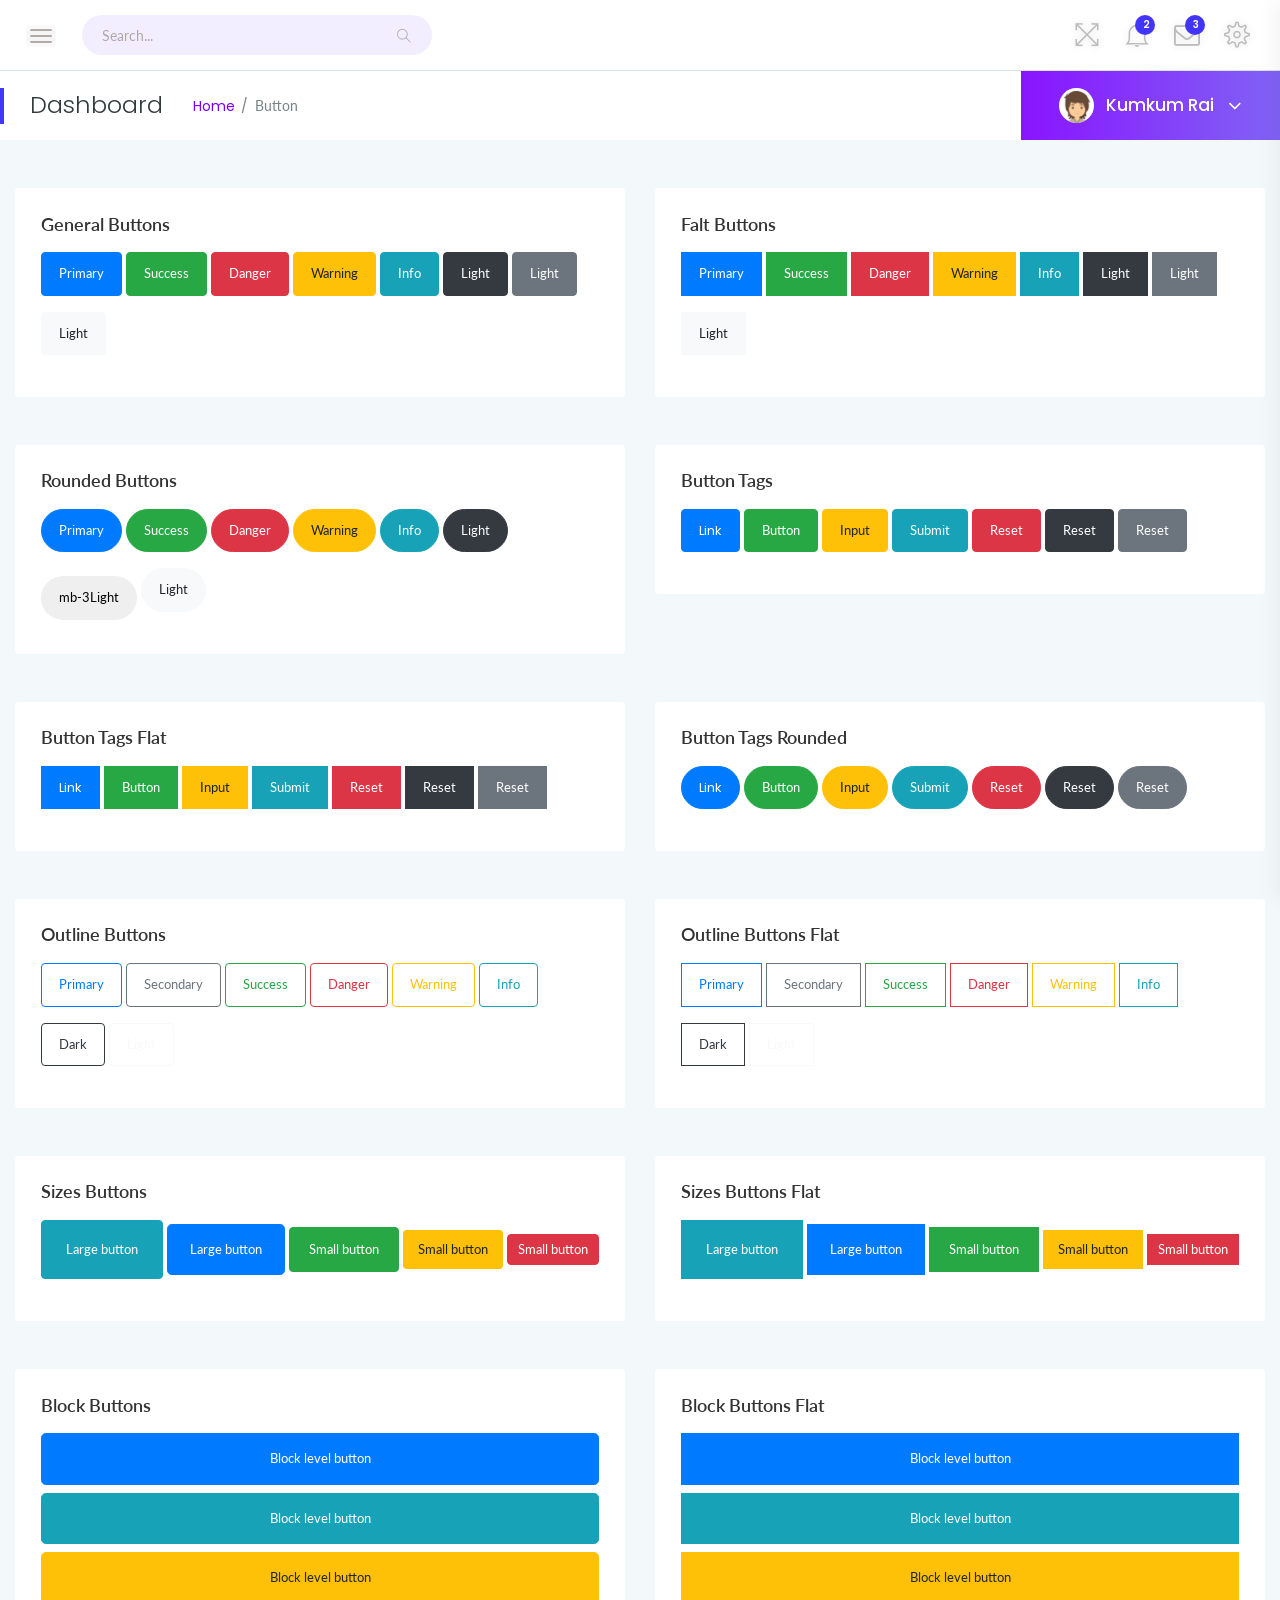
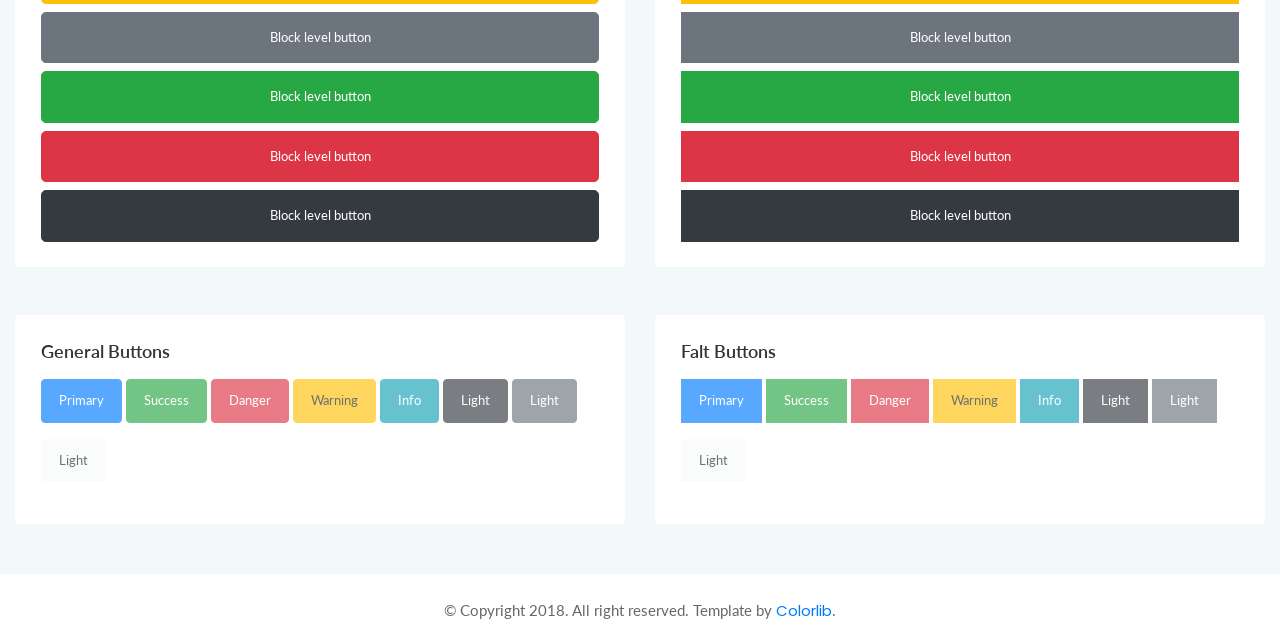
<file: public/button.html>
<!doctype html>
<html class="no-js" lang="en">

<head>
    <meta charset="utf-8">
    <meta http-equiv="x-ua-compatible" content="ie=edge">
    <title>Button - srtdash</title>
    <meta name="viewport" content="width=device-width, initial-scale=1">
    <link rel="shortcut icon" type="image/png" href="assets/images/icon/favicon.ico">
    <link rel="stylesheet" href="assets/css/bootstrap.min.css">
    <link rel="stylesheet" href="assets/css/font-awesome.min.css">
    <link rel="stylesheet" href="assets/css/themify-icons.css">
    <link rel="stylesheet" href="assets/css/metisMenu.css">
    <link rel="stylesheet" href="assets/css/owl.carousel.min.css">
    <link rel="stylesheet" href="assets/css/slicknav.min.css">
    <!-- amchart css -->
    <link rel="stylesheet" href="https://www.amcharts.com/lib/3/plugins/export/export.css" type="text/css" media="all" />
    <!-- others css -->
    <link rel="stylesheet" href="assets/css/typography.css">
    <link rel="stylesheet" href="assets/css/default-css.css">
    <link rel="stylesheet" href="assets/css/styles.css">
    <link rel="stylesheet" href="assets/css/responsive.css">
    <!-- modernizr css -->
    <script src="assets/js/vendor/modernizr-2.8.3.min.js"></script>
</head>

<body>
    <!--[if lt IE 8]>
            <p class="browserupgrade">You are using an <strong>outdated</strong> browser. Please <a href="http://browsehappy.com/">upgrade your browser</a> to improve your experience.</p>
        <![endif]-->
    <!-- preloader area start -->
    <div id="preloader">
        <div class="loader"></div>
    </div>
    <!-- preloader area end -->
    <!-- page container area start -->
    <div class="page-container">
        <!-- sidebar menu area start -->
        <div class="sidebar-menu">
            <div class="sidebar-header">
                <div class="logo">
                    <a href="index.html"><img src="assets/images/icon/logo.png" alt="logo"></a>
                </div>
            </div>
            <div class="main-menu">
                <div class="menu-inner">
                    <nav>
                        <ul class="metismenu" id="menu">
                            <li>
                                <a href="javascript:void(0)" aria-expanded="true"><i class="ti-dashboard"></i><span>dashboard</span></a>
                                <ul class="collapse">
                                    <li><a href="index.html">ICO dashboard</a></li>
                                    <li><a href="index2.html">Ecommerce dashboard</a></li>
                                    <li><a href="index3.html">SEO dashboard</a></li>
                                </ul>
                            </li>
                            <li>
                                <a href="javascript:void(0)" aria-expanded="true"><i class="ti-layout-sidebar-left"></i><span>Sidebar
                                        Types
                                    </span></a>
                                <ul class="collapse">
                                    <li><a href="index.html">Left Sidebar</a></li>
                                    <li><a href="index3-horizontalmenu.html">Horizontal Sidebar</a></li>
                                </ul>
                            </li>
                            <li>
                                <a href="javascript:void(0)" aria-expanded="true"><i class="ti-pie-chart"></i><span>Charts</span></a>
                                <ul class="collapse">
                                    <li><a href="barchart.html">bar chart</a></li>
                                    <li><a href="linechart.html">line Chart</a></li>
                                    <li><a href="piechart.html">pie chart</a></li>
                                </ul>
                            </li>
                            <li class="active">
                                <a href="javascript:void(0)" aria-expanded="true"><i class="ti-palette"></i><span>UI Features</span></a>
                                <ul class="collapse">
                                    <li><a href="accordion.html">Accordion</a></li>
                                    <li><a href="alert.html">Alert</a></li>
                                    <li><a href="badge.html">Badge</a></li>
                                    <li class="active"><a href="button.html">Button</a></li>
                                    <li><a href="button-group.html">Button Group</a></li>
                                    <li><a href="cards.html">Cards</a></li>
                                    <li><a href="dropdown.html">Dropdown</a></li>
                                    <li><a href="list-group.html">List Group</a></li>
                                    <li><a href="media-object.html">Media Object</a></li>
                                    <li><a href="modal.html">Modal</a></li>
                                    <li><a href="pagination.html">Pagination</a></li>
                                    <li><a href="popovers.html">Popover</a></li>
                                    <li><a href="progressbar.html">Progressbar</a></li>
                                    <li><a href="tab.html">Tab</a></li>
                                    <li><a href="typography.html">Typography</a></li>
                                    <li><a href="form.html">Form</a></li>
                                    <li><a href="grid.html">grid system</a></li>
                                </ul>
                            </li>
                            <li>
                                <a href="javascript:void(0)" aria-expanded="true"><i class="ti-slice"></i><span>icons</span></a>
                                <ul class="collapse">
                                    <li><a href="fontawesome.html">fontawesome icons</a></li>
                                    <li><a href="themify.html">themify icons</a></li>
                                </ul>
                            </li>
                            <li>
                                <a href="javascript:void(0)" aria-expanded="true"><i class="fa fa-table"></i>
                                    <span>Tables</span></a>
                                <ul class="collapse">
                                    <li><a href="table-basic.html">basic table</a></li>
                                    <li><a href="table-layout.html">table layout</a></li>
                                    <li><a href="datatable.html">datatable</a></li>
                                </ul>
                            </li>
                            <li><a href="maps.html"><i class="ti-map-alt"></i> <span>maps</span></a></li>
                            <li><a href="invoice.html"><i class="ti-receipt"></i> <span>Invoice Summary</span></a></li>
                            <li>
                                <a href="javascript:void(0)" aria-expanded="true"><i class="ti-layers-alt"></i> <span>Pages</span></a>
                                <ul class="collapse">
                                    <li><a href="login.html">Login</a></li>
                                    <li><a href="login2.html">Login 2</a></li>
                                    <li><a href="login3.html">Login 3</a></li>
                                    <li><a href="register.html">Register</a></li>
                                    <li><a href="register2.html">Register 2</a></li>
                                    <li><a href="register3.html">Register 3</a></li>
                                    <li><a href="register4.html">Register 4</a></li>
                                    <li><a href="screenlock.html">Lock Screen</a></li>
                                    <li><a href="screenlock2.html">Lock Screen 2</a></li>
                                    <li><a href="reset-pass.html">reset password</a></li>
                                    <li><a href="pricing.html">Pricing</a></li>
                                </ul>
                            </li>
                            <li>
                                <a href="javascript:void(0)" aria-expanded="true"><i class="fa fa-exclamation-triangle"></i>
                                    <span>Error</span></a>
                                <ul class="collapse">
                                    <li><a href="404.html">Error 404</a></li>
                                    <li><a href="403.html">Error 403</a></li>
                                    <li><a href="500.html">Error 500</a></li>
                                </ul>
                            </li>
                            <li>
                                <a href="javascript:void(0)" aria-expanded="true"><i class="fa fa-align-left"></i> <span>Multi
                                        level menu</span></a>
                                <ul class="collapse">
                                    <li><a href="#">Item level (1)</a></li>
                                    <li><a href="#">Item level (1)</a></li>
                                    <li><a href="#" aria-expanded="true">Item level (1)</a>
                                        <ul class="collapse">
                                            <li><a href="#">Item level (2)</a></li>
                                            <li><a href="#">Item level (2)</a></li>
                                            <li><a href="#">Item level (2)</a></li>
                                        </ul>
                                    </li>
                                    <li><a href="#">Item level (1)</a></li>
                                </ul>
                            </li>
                        </ul>
                    </nav>
                </div>
            </div>
        </div>
        <!-- sidebar menu area end -->
        <!-- main content area start -->
        <div class="main-content">
            <!-- header area start -->
            <div class="header-area">
                <div class="row align-items-center">
                    <!-- nav and search button -->
                    <div class="col-md-6 col-sm-8 clearfix">
                        <div class="nav-btn pull-left">
                            <span></span>
                            <span></span>
                            <span></span>
                        </div>
                        <div class="search-box pull-left">
                            <form action="#">
                                <input type="text" name="search" placeholder="Search..." required>
                                <i class="ti-search"></i>
                            </form>
                        </div>
                    </div>
                    <!-- profile info & task notification -->
                    <div class="col-md-6 col-sm-4 clearfix">
                        <ul class="notification-area pull-right">
                            <li id="full-view"><i class="ti-fullscreen"></i></li>
                            <li id="full-view-exit"><i class="ti-zoom-out"></i></li>
                            <li class="dropdown">
                                <i class="ti-bell dropdown-toggle" data-toggle="dropdown">
                                    <span>2</span>
                                </i>
                                <div class="dropdown-menu bell-notify-box notify-box">
                                    <span class="notify-title">You have 3 new notifications <a href="#">view all</a></span>
                                    <div class="nofity-list">
                                        <a href="#" class="notify-item">
                                            <div class="notify-thumb"><i class="ti-key btn-danger"></i></div>
                                            <div class="notify-text">
                                                <p>You have Changed Your Password</p>
                                                <span>Just Now</span>
                                            </div>
                                        </a>
                                        <a href="#" class="notify-item">
                                            <div class="notify-thumb"><i class="ti-comments-smiley btn-info"></i></div>
                                            <div class="notify-text">
                                                <p>New Commetns On Post</p>
                                                <span>30 Seconds ago</span>
                                            </div>
                                        </a>
                                        <a href="#" class="notify-item">
                                            <div class="notify-thumb"><i class="ti-key btn-primary"></i></div>
                                            <div class="notify-text">
                                                <p>Some special like you</p>
                                                <span>Just Now</span>
                                            </div>
                                        </a>
                                        <a href="#" class="notify-item">
                                            <div class="notify-thumb"><i class="ti-comments-smiley btn-info"></i></div>
                                            <div class="notify-text">
                                                <p>New Commetns On Post</p>
                                                <span>30 Seconds ago</span>
                                            </div>
                                        </a>
                                        <a href="#" class="notify-item">
                                            <div class="notify-thumb"><i class="ti-key btn-primary"></i></div>
                                            <div class="notify-text">
                                                <p>Some special like you</p>
                                                <span>Just Now</span>
                                            </div>
                                        </a>
                                        <a href="#" class="notify-item">
                                            <div class="notify-thumb"><i class="ti-key btn-danger"></i></div>
                                            <div class="notify-text">
                                                <p>You have Changed Your Password</p>
                                                <span>Just Now</span>
                                            </div>
                                        </a>
                                        <a href="#" class="notify-item">
                                            <div class="notify-thumb"><i class="ti-key btn-danger"></i></div>
                                            <div class="notify-text">
                                                <p>You have Changed Your Password</p>
                                                <span>Just Now</span>
                                            </div>
                                        </a>
                                    </div>
                                </div>
                            </li>
                            <li class="dropdown">
                                <i class="fa fa-envelope-o dropdown-toggle" data-toggle="dropdown"><span>3</span></i>
                                <div class="dropdown-menu notify-box nt-enveloper-box">
                                    <span class="notify-title">You have 3 new notifications <a href="#">view all</a></span>
                                    <div class="nofity-list">
                                        <a href="#" class="notify-item">
                                            <div class="notify-thumb">
                                                <img src="assets/images/author/author-img1.jpg" alt="image">
                                            </div>
                                            <div class="notify-text">
                                                <p>Aglae Mayer</p>
                                                <span class="msg">Hey I am waiting for you...</span>
                                                <span>3:15 PM</span>
                                            </div>
                                        </a>
                                        <a href="#" class="notify-item">
                                            <div class="notify-thumb">
                                                <img src="assets/images/author/author-img2.jpg" alt="image">
                                            </div>
                                            <div class="notify-text">
                                                <p>Aglae Mayer</p>
                                                <span class="msg">When you can connect with me...</span>
                                                <span>3:15 PM</span>
                                            </div>
                                        </a>
                                        <a href="#" class="notify-item">
                                            <div class="notify-thumb">
                                                <img src="assets/images/author/author-img3.jpg" alt="image">
                                            </div>
                                            <div class="notify-text">
                                                <p>Aglae Mayer</p>
                                                <span class="msg">I missed you so much...</span>
                                                <span>3:15 PM</span>
                                            </div>
                                        </a>
                                        <a href="#" class="notify-item">
                                            <div class="notify-thumb">
                                                <img src="assets/images/author/author-img4.jpg" alt="image">
                                            </div>
                                            <div class="notify-text">
                                                <p>Aglae Mayer</p>
                                                <span class="msg">Your product is completely Ready...</span>
                                                <span>3:15 PM</span>
                                            </div>
                                        </a>
                                        <a href="#" class="notify-item">
                                            <div class="notify-thumb">
                                                <img src="assets/images/author/author-img2.jpg" alt="image">
                                            </div>
                                            <div class="notify-text">
                                                <p>Aglae Mayer</p>
                                                <span class="msg">Hey I am waiting for you...</span>
                                                <span>3:15 PM</span>
                                            </div>
                                        </a>
                                        <a href="#" class="notify-item">
                                            <div class="notify-thumb">
                                                <img src="assets/images/author/author-img1.jpg" alt="image">
                                            </div>
                                            <div class="notify-text">
                                                <p>Aglae Mayer</p>
                                                <span class="msg">Hey I am waiting for you...</span>
                                                <span>3:15 PM</span>
                                            </div>
                                        </a>
                                        <a href="#" class="notify-item">
                                            <div class="notify-thumb">
                                                <img src="assets/images/author/author-img3.jpg" alt="image">
                                            </div>
                                            <div class="notify-text">
                                                <p>Aglae Mayer</p>
                                                <span class="msg">Hey I am waiting for you...</span>
                                                <span>3:15 PM</span>
                                            </div>
                                        </a>
                                    </div>
                                </div>
                            </li>
                            <li class="settings-btn">
                                <i class="ti-settings"></i>
                            </li>
                        </ul>
                    </div>
                </div>
            </div>
            <!-- header area end -->
            <!-- page title area start -->
            <div class="page-title-area">
                <div class="row align-items-center">
                    <div class="col-sm-6">
                        <div class="breadcrumbs-area clearfix">
                            <h4 class="page-title pull-left">Dashboard</h4>
                            <ul class="breadcrumbs pull-left">
                                <li><a href="index.html">Home</a></li>
                                <li><span>button</span></li>
                            </ul>
                        </div>
                    </div>
                    <div class="col-sm-6 clearfix">
                        <div class="user-profile pull-right">
                            <img class="avatar user-thumb" src="assets/images/author/avatar.png" alt="avatar">
                            <h4 class="user-name dropdown-toggle" data-toggle="dropdown">Kumkum Rai <i class="fa fa-angle-down"></i></h4>
                            <div class="dropdown-menu">
                                <a class="dropdown-item" href="#">Message</a>
                                <a class="dropdown-item" href="#">Settings</a>
                                <a class="dropdown-item" href="#">Log Out</a>
                            </div>
                        </div>
                    </div>
                </div>
            </div>
            <!-- page title area end -->
            <div class="main-content-inner">
                <!-- button srea start -->
                <div class="row">
                    <!-- General button -->
                    <div class="col-lg-6 mt-5">
                        <div class="card">
                            <div class="card-body">
                                <h4 class="header-title">General Buttons</h4>
                                <button type="button" class="btn btn-primary mb-3">Primary</button>
                                <button type="button" class="btn btn-success mb-3">Success</button>
                                <button type="button" class="btn btn-danger mb-3">Danger</button>
                                <button type="button" class="btn btn-warning mb-3">Warning</button>
                                <button type="button" class="btn btn-info mb-3">Info</button>
                                <button type="button" class="btn btn-dark mb-3">Light</button>
                                <button type="button" class="btn btn-secondary mb-3">Light</button>
                                <button type="button" class="btn btn-light mb-3">Light</button>
                            </div>
                        </div>
                    </div>
                    <!-- Falt button -->
                    <div class="col-lg-6 mt-5">
                        <div class="card">
                            <div class="card-body">
                                <h4 class="header-title">Falt Buttons</h4>
                                <button type="button" class="btn btn-flat btn-primary mb-3">Primary</button>
                                <button type="button" class="btn btn-flat btn-success mb-3">Success</button>
                                <button type="button" class="btn btn-flat btn-danger mb-3">Danger</button>
                                <button type="button" class="btn btn-flat btn-warning mb-3">Warning</button>
                                <button type="button" class="btn btn-flat btn-info mb-3">Info</button>
                                <button type="button" class="btn btn-flat btn-dark mb-3">Light</button>
                                <button type="button" class="btn btn-flat btn-secondary mb-3">Light</button>
                                <button type="button" class="btn btn-flat btn-light mb-3">Light</button>
                            </div>
                        </div>
                    </div>
                    <!-- rounded button -->
                    <div class="col-lg-6 mt-5">
                        <div class="card">
                            <div class="card-body">
                                <h4 class="header-title">rounded Buttons</h4>
                                <button type="button" class="btn btn-rounded btn-primary mb-3">Primary</button>
                                <button type="button" class="btn btn-rounded btn-success mb-3">Success</button>
                                <button type="button" class="btn btn-rounded btn-danger mb-3">Danger</button>
                                <button type="button" class="btn btn-rounded btn-warning mb-3">Warning</button>
                                <button type="button" class="btn btn-rounded btn-info mb-3">Info</button>
                                <button type="button" class="btn btn-rounded btn-dark mb-3">Light</button>
                                <button type="button" class="btn btn-rounded btn-"> mb-3Light</button>
                                <button type="button" class="btn btn-rounded btn-light mb-3">Light</button>
                            </div>
                        </div>
                    </div>
                    <!-- tags button -->
                    <div class="col-lg-6 mt-5">
                        <div class="card">
                            <div class="card-body">
                                <h4 class="header-title">Button tags</h4>
                                <a class="btn btn-primary mb-3" href="#" role="button">Link</a>
                                <button class="btn btn-success mb-3" type="submit">Button</button>
                                <input class="btn btn-warning mb-3" type="button" value="Input">
                                <input class="btn btn-info mb-3" type="submit" value="Submit">
                                <input class="btn btn-danger mb-3" type="reset" value="Reset">
                                <input class="btn btn-dark mb-3" type="reset" value="Reset">
                                <input class="btn btn-secondary mb-3" type="reset" value="Reset">
                            </div>
                        </div>
                    </div>
                    <!-- tags Flat button -->
                    <div class="col-lg-6 mt-5">
                        <div class="card">
                            <div class="card-body">
                                <h4 class="header-title">Button tags Flat</h4>
                                <a class="btn btn-flat btn-primary mb-3" href="#" role="button">Link</a>
                                <button class="btn btn-flat btn-success mb-3" type="submit">Button</button>
                                <input class="btn btn-flat btn-warning mb-3" type="button" value="Input">
                                <input class="btn btn-flat btn-info mb-3" type="submit" value="Submit">
                                <input class="btn btn-flat btn-danger mb-3" type="reset" value="Reset">
                                <input class="btn btn-flat btn-dark mb-3" type="reset" value="Reset">
                                <input class="btn btn-flat btn-secondary mb-3" type="reset" value="Reset">
                            </div>
                        </div>
                    </div>
                    <!-- tags rounded  button -->
                    <div class="col-lg-6 mt-5">
                        <div class="card">
                            <div class="card-body">
                                <h4 class="header-title">Button tags rounded </h4>
                                <a class="btn btn-rounded btn-primary mb-3" href="#" role="button">Link</a>
                                <button class="btn btn-rounded btn-success mb-3" type="submit">Button</button>
                                <input class="btn btn-rounded btn-warning mb-3" type="button" value="Input">
                                <input class="btn btn-rounded btn-info mb-3" type="submit" value="Submit">
                                <input class="btn btn-rounded btn-danger mb-3" type="reset" value="Reset">
                                <input class="btn btn-rounded btn-dark mb-3" type="reset" value="Reset">
                                <input class="btn btn-rounded btn-secondary mb-3" type="reset" value="Reset">
                            </div>
                        </div>
                    </div>
                    <!-- Outline buttons -->
                    <div class="col-lg-6 mt-5">
                        <div class="card">
                            <div class="card-body">
                                <h4 class="header-title">Outline buttons</h4>
                                <button type="button" class="btn btn-outline-primary mb-3">Primary</button>
                                <button type="button" class="btn btn-outline-secondary mb-3">Secondary</button>
                                <button type="button" class="btn btn-outline-success mb-3">Success</button>
                                <button type="button" class="btn btn-outline-danger mb-3">Danger</button>
                                <button type="button" class="btn btn-outline-warning mb-3">Warning</button>
                                <button type="button" class="btn btn-outline-info mb-3">Info</button>
                                <button type="button" class="btn btn-outline-dark mb-3">Dark</button>
                                <button type="button" class="btn btn-outline-light mb-3">Light</button>
                            </div>
                        </div>
                    </div>
                    <!-- Outline Flat buttons -->
                    <div class="col-lg-6 mt-5">
                        <div class="card">
                            <div class="card-body">
                                <h4 class="header-title">Outline buttons Flat</h4>
                                <button type="button" class="btn btn-flat btn-outline-primary mb-3">Primary</button>
                                <button type="button" class="btn btn-flat btn-outline-secondary mb-3">Secondary</button>
                                <button type="button" class="btn btn-flat btn-outline-success mb-3">Success</button>
                                <button type="button" class="btn btn-flat btn-outline-danger mb-3">Danger</button>
                                <button type="button" class="btn btn-flat btn-outline-warning mb-3">Warning</button>
                                <button type="button" class="btn btn-flat btn-outline-info mb-3">Info</button>
                                <button type="button" class="btn btn-flat btn-outline-dark mb-3">Dark</button>
                                <button type="button" class="btn btn-flat btn-outline-light mb-3">Light</button>
                            </div>
                        </div>
                    </div>
                    <!-- Sizes buttons -->
                    <div class="col-lg-6 mt-5">
                        <div class="card">
                            <div class="card-body">
                                <h4 class="header-title">Sizes buttons</h4>
                                <button type="button" class="btn btn-info btn-xl mb-3">Large button</button>
                                <button type="button" class="btn btn-primary btn-lg mb-3">Large button</button>
                                <button type="button" class="btn btn-success btn-md mb-3">Small button</button>
                                <button type="button" class="btn btn-warning btn-sm mb-3">Small button</button>
                                <button type="button" class="btn btn-danger btn-xs mb-3">Small button</button>
                            </div>
                        </div>
                    </div>
                    <!-- Sizes buttons Flat -->
                    <div class="col-lg-6 mt-5">
                        <div class="card">
                            <div class="card-body">
                                <h4 class="header-title">Sizes buttons Flat</h4>
                                <button type="button" class="btn btn-flat btn-info btn-xl mb-3">Large button</button>
                                <button type="button" class="btn btn-flat btn-primary btn-lg mb-3">Large button</button>
                                <button type="button" class="btn btn-flat btn-success btn-md mb-3">Small button</button>
                                <button type="button" class="btn btn-flat btn-warning btn-sm mb-3">Small button</button>
                                <button type="button" class="btn btn-flat btn-danger btn-xs mb-3">Small button</button>
                            </div>
                        </div>
                    </div>
                    <!-- block buttons -->
                    <div class="col-lg-6 mt-5">
                        <div class="card">
                            <div class="card-body">
                                <h4 class="header-title">block buttons</h4>
                                <button type="button" class="btn btn-primary btn-lg btn-block">Block level button</button>
                                <button type="button" class="btn btn-info btn-lg btn-block">Block level button</button>
                                <button type="button" class="btn btn-warning btn-lg btn-block">Block level button</button>
                                <button type="button" class="btn btn-secondary btn-lg btn-block">Block level button</button>
                                <button type="button" class="btn btn-success btn-lg btn-block">Block level button</button>
                                <button type="button" class="btn btn-danger btn-lg btn-block">Block level button</button>
                                <button type="button" class="btn btn-dark btn-lg btn-block">Block level button</button>
                            </div>
                        </div>
                    </div>
                    <!-- block buttons Flat -->
                    <div class="col-lg-6 mt-5">
                        <div class="card">
                            <div class="card-body">
                                <h4 class="header-title">block buttons Flat</h4>
                                <button type="button" class="btn btn-flat btn-primary btn-lg btn-block">Block level button</button>
                                <button type="button" class="btn btn-flat btn-info btn-lg btn-block">Block level button</button>
                                <button type="button" class="btn btn-flat btn-warning btn-lg btn-block">Block level button</button>
                                <button type="button" class="btn btn-flat btn-secondary btn-lg btn-block">Block level button</button>
                                <button type="button" class="btn btn-flat btn-success btn-lg btn-block">Block level button</button>
                                <button type="button" class="btn btn-flat btn-danger btn-lg btn-block">Block level button</button>
                                <button type="button" class="btn btn-flat btn-dark btn-lg btn-block">Block level button</button>
                            </div>
                        </div>
                    </div>
                    <!-- Disabled  button -->
                    <div class="col-lg-6 mt-5">
                        <div class="card">
                            <div class="card-body">
                                <h4 class="header-title">General Buttons</h4>
                                <button type="button" class="btn btn-primary mb-3" disabled>Primary</button>
                                <button type="button" class="btn btn-success mb-3" disabled>Success</button>
                                <button type="button" class="btn btn-danger mb-3" disabled>Danger</button>
                                <button type="button" class="btn btn-warning mb-3" disabled>Warning</button>
                                <button type="button" class="btn btn-info mb-3" disabled>Info</button>
                                <button type="button" class="btn btn-dark mb-3" disabled>Light</button>
                                <button type="button" class="btn btn-secondary mb-3" disabled>Light</button>
                                <button type="button" class="btn btn-light mb-3" disabled>Light</button>
                            </div>
                        </div>
                    </div>
                    <!-- Disabled button Falt -->
                    <div class="col-lg-6 mt-5">
                        <div class="card">
                            <div class="card-body">
                                <h4 class="header-title">Falt Buttons</h4>
                                <button type="button" class="btn btn-flat btn-primary mb-3" disabled>Primary</button>
                                <button type="button" class="btn btn-flat btn-success mb-3" disabled>Success</button>
                                <button type="button" class="btn btn-flat btn-danger mb-3" disabled>Danger</button>
                                <button type="button" class="btn btn-flat btn-warning mb-3" disabled>Warning</button>
                                <button type="button" class="btn btn-flat btn-info mb-3" disabled>Info</button>
                                <button type="button" class="btn btn-flat btn-dark mb-3" disabled>Light</button>
                                <button type="button" class="btn btn-flat btn-secondary mb-3" disabled>Light</button>
                                <button type="button" class="btn btn-flat btn-light mb-3" disabled>Light</button>
                            </div>
                        </div>
                    </div>
                </div>
                <!-- button srea end -->
            </div>
        </div>
        <!-- main content area end -->
        <!-- footer area start-->
        <footer>
            <div class="footer-area">
                <p>© Copyright 2018. All right reserved. Template by <a href="https://colorlib.com/wp/">Colorlib</a>.</p>
            </div>
        </footer>
        <!-- footer area end-->
    </div>
    <!-- page container area end -->
    <!-- offset area start -->
    <div class="offset-area">
        <div class="offset-close"><i class="ti-close"></i></div>
        <ul class="nav offset-menu-tab">
            <li><a class="active" data-toggle="tab" href="#activity">Activity</a></li>
            <li><a data-toggle="tab" href="#settings">Settings</a></li>
        </ul>
        <div class="offset-content tab-content">
            <div id="activity" class="tab-pane fade in show active">
                <div class="recent-activity">
                    <div class="timeline-task">
                        <div class="icon bg1">
                            <i class="fa fa-envelope"></i>
                        </div>
                        <div class="tm-title">
                            <h4>Rashed sent you an email</h4>
                            <span class="time"><i class="ti-time"></i>09:35</span>
                        </div>
                        <p>Lorem ipsum dolor sit amet consectetur adipisicing elit. Esse distinctio itaque at.
                        </p>
                    </div>
                    <div class="timeline-task">
                        <div class="icon bg2">
                            <i class="fa fa-check"></i>
                        </div>
                        <div class="tm-title">
                            <h4>Added</h4>
                            <span class="time"><i class="ti-time"></i>7 Minutes Ago</span>
                        </div>
                        <p>Lorem ipsum dolor sit amet consectetur.
                        </p>
                    </div>
                    <div class="timeline-task">
                        <div class="icon bg2">
                            <i class="fa fa-exclamation-triangle"></i>
                        </div>
                        <div class="tm-title">
                            <h4>You missed you Password!</h4>
                            <span class="time"><i class="ti-time"></i>09:20 Am</span>
                        </div>
                    </div>
                    <div class="timeline-task">
                        <div class="icon bg3">
                            <i class="fa fa-bomb"></i>
                        </div>
                        <div class="tm-title">
                            <h4>Member waiting for you Attention</h4>
                            <span class="time"><i class="ti-time"></i>09:35</span>
                        </div>
                        <p>Lorem ipsum dolor sit amet consectetur adipisicing elit. Esse distinctio itaque at.
                        </p>
                    </div>
                    <div class="timeline-task">
                        <div class="icon bg3">
                            <i class="ti-signal"></i>
                        </div>
                        <div class="tm-title">
                            <h4>You Added Kaji Patha few minutes ago</h4>
                            <span class="time"><i class="ti-time"></i>01 minutes ago</span>
                        </div>
                        <p>Lorem ipsum dolor sit amet consectetur adipisicing elit. Esse distinctio itaque at.
                        </p>
                    </div>
                    <div class="timeline-task">
                        <div class="icon bg1">
                            <i class="fa fa-envelope"></i>
                        </div>
                        <div class="tm-title">
                            <h4>Ratul Hamba sent you an email</h4>
                            <span class="time"><i class="ti-time"></i>09:35</span>
                        </div>
                        <p>Hello sir , where are you, i am egerly waiting for you.
                        </p>
                    </div>
                    <div class="timeline-task">
                        <div class="icon bg2">
                            <i class="fa fa-exclamation-triangle"></i>
                        </div>
                        <div class="tm-title">
                            <h4>Rashed sent you an email</h4>
                            <span class="time"><i class="ti-time"></i>09:35</span>
                        </div>
                        <p>Lorem ipsum dolor sit amet consectetur adipisicing elit. Esse distinctio itaque at.
                        </p>
                    </div>
                    <div class="timeline-task">
                        <div class="icon bg2">
                            <i class="fa fa-exclamation-triangle"></i>
                        </div>
                        <div class="tm-title">
                            <h4>Rashed sent you an email</h4>
                            <span class="time"><i class="ti-time"></i>09:35</span>
                        </div>
                    </div>
                    <div class="timeline-task">
                        <div class="icon bg3">
                            <i class="fa fa-bomb"></i>
                        </div>
                        <div class="tm-title">
                            <h4>Rashed sent you an email</h4>
                            <span class="time"><i class="ti-time"></i>09:35</span>
                        </div>
                        <p>Lorem ipsum dolor sit amet consectetur adipisicing elit. Esse distinctio itaque at.
                        </p>
                    </div>
                    <div class="timeline-task">
                        <div class="icon bg3">
                            <i class="ti-signal"></i>
                        </div>
                        <div class="tm-title">
                            <h4>Rashed sent you an email</h4>
                            <span class="time"><i class="ti-time"></i>09:35</span>
                        </div>
                        <p>Lorem ipsum dolor sit amet consectetur adipisicing elit. Esse distinctio itaque at.
                        </p>
                    </div>
                </div>
            </div>
            <div id="settings" class="tab-pane fade">
                <div class="offset-settings">
                    <h4>General Settings</h4>
                    <div class="settings-list">
                        <div class="s-settings">
                            <div class="s-sw-title">
                                <h5>Notifications</h5>
                                <div class="s-swtich">
                                    <input type="checkbox" id="switch1" />
                                    <label for="switch1">Toggle</label>
                                </div>
                            </div>
                            <p>Keep it 'On' When you want to get all the notification.</p>
                        </div>
                        <div class="s-settings">
                            <div class="s-sw-title">
                                <h5>Show recent activity</h5>
                                <div class="s-swtich">
                                    <input type="checkbox" id="switch2" />
                                    <label for="switch2">Toggle</label>
                                </div>
                            </div>
                            <p>The for attribute is necessary to bind our custom checkbox with the input.</p>
                        </div>
                        <div class="s-settings">
                            <div class="s-sw-title">
                                <h5>Show your emails</h5>
                                <div class="s-swtich">
                                    <input type="checkbox" id="switch3" />
                                    <label for="switch3">Toggle</label>
                                </div>
                            </div>
                            <p>Show email so that easily find you.</p>
                        </div>
                        <div class="s-settings">
                            <div class="s-sw-title">
                                <h5>Show Task statistics</h5>
                                <div class="s-swtich">
                                    <input type="checkbox" id="switch4" />
                                    <label for="switch4">Toggle</label>
                                </div>
                            </div>
                            <p>The for attribute is necessary to bind our custom checkbox with the input.</p>
                        </div>
                        <div class="s-settings">
                            <div class="s-sw-title">
                                <h5>Notifications</h5>
                                <div class="s-swtich">
                                    <input type="checkbox" id="switch5" />
                                    <label for="switch5">Toggle</label>
                                </div>
                            </div>
                            <p>Use checkboxes when looking for yes or no answers.</p>
                        </div>
                    </div>
                </div>
            </div>
        </div>
    </div>
    <!-- offset area end -->
    <!-- jquery latest version -->
    <script src="assets/js/vendor/jquery-2.2.4.min.js"></script>
    <!-- bootstrap 4 js -->
    <script src="assets/js/popper.min.js"></script>
    <script src="assets/js/bootstrap.min.js"></script>
    <script src="assets/js/owl.carousel.min.js"></script>
    <script src="assets/js/metisMenu.min.js"></script>
    <script src="assets/js/jquery.slimscroll.min.js"></script>
    <script src="assets/js/jquery.slicknav.min.js"></script>
    <!-- others plugins -->
    <script src="assets/js/plugins.js"></script>
    <script src="assets/js/scripts.js"></script>
</body>

</html>
</file>
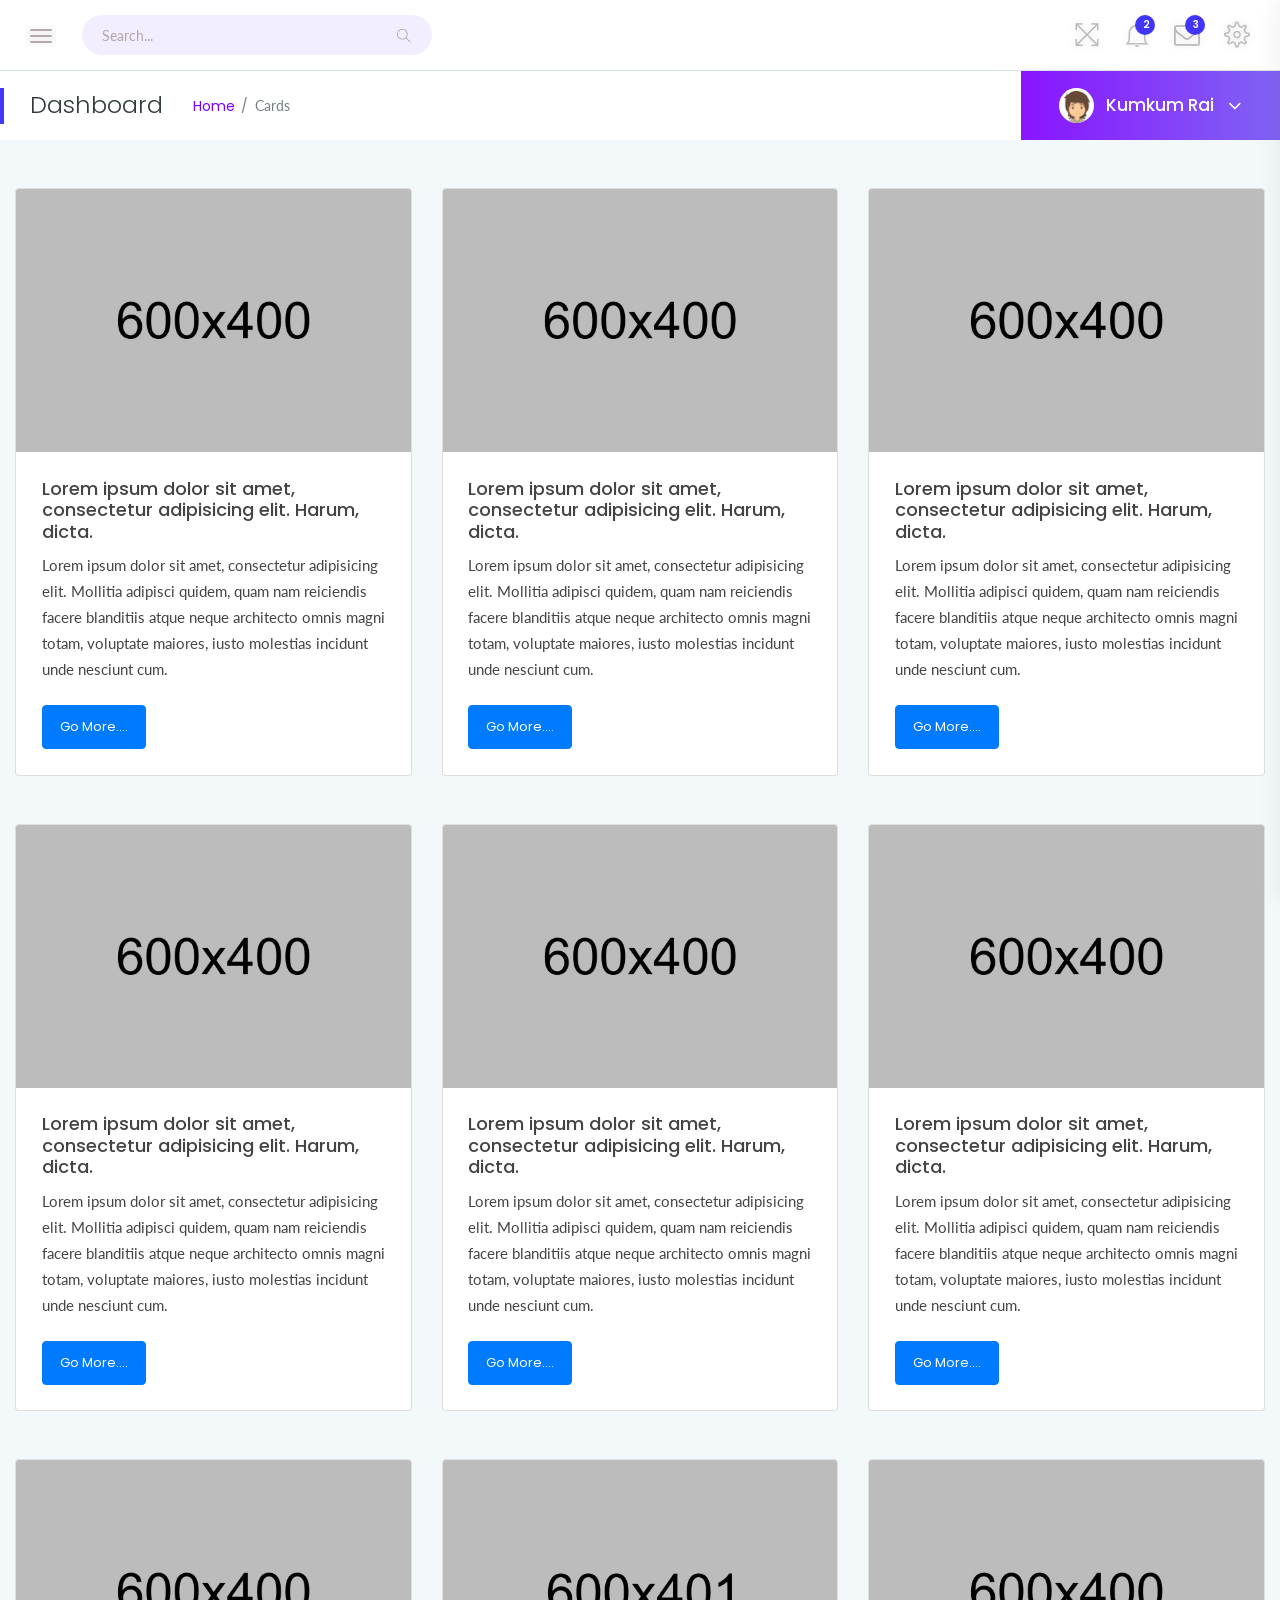
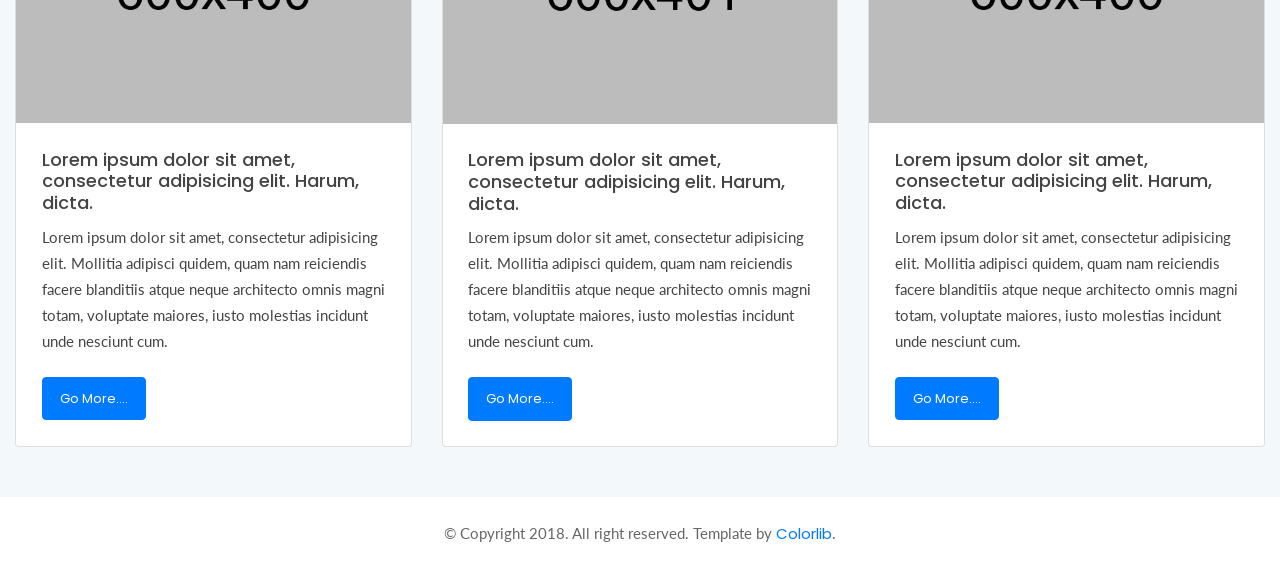
<file: public/cards.html>
<!doctype html>
<html class="no-js" lang="en">

<head>
    <meta charset="utf-8">
    <meta http-equiv="x-ua-compatible" content="ie=edge">
    <title>Cards - srtdash</title>
    <meta name="viewport" content="width=device-width, initial-scale=1">
    <link rel="shortcut icon" type="image/png" href="assets/images/icon/favicon.ico">
    <link rel="stylesheet" href="assets/css/bootstrap.min.css">
    <link rel="stylesheet" href="assets/css/font-awesome.min.css">
    <link rel="stylesheet" href="assets/css/themify-icons.css">
    <link rel="stylesheet" href="assets/css/metisMenu.css">
    <link rel="stylesheet" href="assets/css/owl.carousel.min.css">
    <link rel="stylesheet" href="assets/css/slicknav.min.css">
    <!-- amchart css -->
    <link rel="stylesheet" href="https://www.amcharts.com/lib/3/plugins/export/export.css" type="text/css" media="all" />
    <!-- others css -->
    <link rel="stylesheet" href="assets/css/typography.css">
    <link rel="stylesheet" href="assets/css/default-css.css">
    <link rel="stylesheet" href="assets/css/styles.css">
    <link rel="stylesheet" href="assets/css/responsive.css">
    <!-- modernizr css -->
    <script src="assets/js/vendor/modernizr-2.8.3.min.js"></script>
</head>

<body>
    <!--[if lt IE 8]>
            <p class="browserupgrade">You are using an <strong>outdated</strong> browser. Please <a href="http://browsehappy.com/">upgrade your browser</a> to improve your experience.</p>
        <![endif]-->
    <!-- preloader area start -->
    <div id="preloader">
        <div class="loader"></div>
    </div>
    <!-- preloader area end -->
    <!-- page container area start -->
    <div class="page-container">
        <!-- sidebar menu area start -->
        <div class="sidebar-menu">
            <div class="sidebar-header">
                <div class="logo">
                    <a href="index.html"><img src="assets/images/icon/logo.png" alt="logo"></a>
                </div>
            </div>
            <div class="main-menu">
                <div class="menu-inner">
                    <nav>
                        <ul class="metismenu" id="menu">
                            <li>
                                <a href="javascript:void(0)" aria-expanded="true"><i class="ti-dashboard"></i><span>dashboard</span></a>
                                <ul class="collapse">
                                    <li><a href="index.html">ICO dashboard</a></li>
                                    <li><a href="index2.html">Ecommerce dashboard</a></li>
                                    <li><a href="index3.html">SEO dashboard</a></li>
                                </ul>
                            </li>
                            <li>
                                <a href="javascript:void(0)" aria-expanded="true"><i class="ti-layout-sidebar-left"></i><span>Sidebar
                                        Types
                                    </span></a>
                                <ul class="collapse">
                                    <li><a href="index.html">Left Sidebar</a></li>
                                    <li><a href="index3-horizontalmenu.html">Horizontal Sidebar</a></li>
                                </ul>
                            </li>
                            <li>
                                <a href="javascript:void(0)" aria-expanded="true"><i class="ti-pie-chart"></i><span>Charts</span></a>
                                <ul class="collapse">
                                    <li><a href="barchart.html">bar chart</a></li>
                                    <li><a href="linechart.html">line Chart</a></li>
                                    <li><a href="piechart.html">pie chart</a></li>
                                </ul>
                            </li>
                            <li class="active">
                                <a href="javascript:void(0)" aria-expanded="true"><i class="ti-palette"></i><span>UI Features</span></a>
                                <ul class="collapse">
                                    <li><a href="accordion.html">Accordion</a></li>
                                    <li><a href="alert.html">Alert</a></li>
                                    <li><a href="badge.html">Badge</a></li>
                                    <li><a href="button.html">Button</a></li>
                                    <li><a href="button-group.html">Button Group</a></li>
                                    <li class="active"><a href="cards.html">Cards</a></li>
                                    <li><a href="dropdown.html">Dropdown</a></li>
                                    <li><a href="list-group.html">List Group</a></li>
                                    <li><a href="media-object.html">Media Object</a></li>
                                    <li><a href="modal.html">Modal</a></li>
                                    <li><a href="pagination.html">Pagination</a></li>
                                    <li><a href="popovers.html">Popover</a></li>
                                    <li><a href="progressbar.html">Progressbar</a></li>
                                    <li><a href="tab.html">Tab</a></li>
                                    <li><a href="typography.html">Typography</a></li>
                                    <li><a href="form.html">Form</a></li>
                                    <li><a href="grid.html">grid system</a></li>
                                </ul>
                            </li>
                            <li>
                                <a href="javascript:void(0)" aria-expanded="true"><i class="ti-slice"></i><span>icons</span></a>
                                <ul class="collapse">
                                    <li><a href="fontawesome.html">fontawesome icons</a></li>
                                    <li><a href="themify.html">themify icons</a></li>
                                </ul>
                            </li>
                            <li>
                                <a href="javascript:void(0)" aria-expanded="true"><i class="fa fa-table"></i>
                                    <span>Tables</span></a>
                                <ul class="collapse">
                                    <li><a href="table-basic.html">basic table</a></li>
                                    <li><a href="table-layout.html">table layout</a></li>
                                    <li><a href="datatable.html">datatable</a></li>
                                </ul>
                            </li>
                            <li><a href="maps.html"><i class="ti-map-alt"></i> <span>maps</span></a></li>
                            <li><a href="invoice.html"><i class="ti-receipt"></i> <span>Invoice Summary</span></a></li>
                            <li>
                                <a href="javascript:void(0)" aria-expanded="true"><i class="ti-layers-alt"></i> <span>Pages</span></a>
                                <ul class="collapse">
                                    <li><a href="login.html">Login</a></li>
                                    <li><a href="login2.html">Login 2</a></li>
                                    <li><a href="login3.html">Login 3</a></li>
                                    <li><a href="register.html">Register</a></li>
                                    <li><a href="register2.html">Register 2</a></li>
                                    <li><a href="register3.html">Register 3</a></li>
                                    <li><a href="register4.html">Register 4</a></li>
                                    <li><a href="screenlock.html">Lock Screen</a></li>
                                    <li><a href="screenlock2.html">Lock Screen 2</a></li>
                                    <li><a href="reset-pass.html">reset password</a></li>
                                    <li><a href="pricing.html">Pricing</a></li>
                                </ul>
                            </li>
                            <li>
                                <a href="javascript:void(0)" aria-expanded="true"><i class="fa fa-exclamation-triangle"></i>
                                    <span>Error</span></a>
                                <ul class="collapse">
                                    <li><a href="404.html">Error 404</a></li>
                                    <li><a href="403.html">Error 403</a></li>
                                    <li><a href="500.html">Error 500</a></li>
                                </ul>
                            </li>
                            <li>
                                <a href="javascript:void(0)" aria-expanded="true"><i class="fa fa-align-left"></i> <span>Multi
                                        level menu</span></a>
                                <ul class="collapse">
                                    <li><a href="#">Item level (1)</a></li>
                                    <li><a href="#">Item level (1)</a></li>
                                    <li><a href="#" aria-expanded="true">Item level (1)</a>
                                        <ul class="collapse">
                                            <li><a href="#">Item level (2)</a></li>
                                            <li><a href="#">Item level (2)</a></li>
                                            <li><a href="#">Item level (2)</a></li>
                                        </ul>
                                    </li>
                                    <li><a href="#">Item level (1)</a></li>
                                </ul>
                            </li>
                        </ul>
                    </nav>
                </div>
            </div>
        </div>
        <!-- sidebar menu area end -->
        <!-- main content area start -->
        <div class="main-content">
            <!-- header area start -->
            <div class="header-area">
                <div class="row align-items-center">
                    <!-- nav and search button -->
                    <div class="col-md-6 col-sm-8 clearfix">
                        <div class="nav-btn pull-left">
                            <span></span>
                            <span></span>
                            <span></span>
                        </div>
                        <div class="search-box pull-left">
                            <form action="#">
                                <input type="text" name="search" placeholder="Search..." required>
                                <i class="ti-search"></i>
                            </form>
                        </div>
                    </div>
                    <!-- profile info & task notification -->
                    <div class="col-md-6 col-sm-4 clearfix">
                        <ul class="notification-area pull-right">
                            <li id="full-view"><i class="ti-fullscreen"></i></li>
                            <li id="full-view-exit"><i class="ti-zoom-out"></i></li>
                            <li class="dropdown">
                                <i class="ti-bell dropdown-toggle" data-toggle="dropdown">
                                    <span>2</span>
                                </i>
                                <div class="dropdown-menu bell-notify-box notify-box">
                                    <span class="notify-title">You have 3 new notifications <a href="#">view all</a></span>
                                    <div class="nofity-list">
                                        <a href="#" class="notify-item">
                                            <div class="notify-thumb"><i class="ti-key btn-danger"></i></div>
                                            <div class="notify-text">
                                                <p>You have Changed Your Password</p>
                                                <span>Just Now</span>
                                            </div>
                                        </a>
                                        <a href="#" class="notify-item">
                                            <div class="notify-thumb"><i class="ti-comments-smiley btn-info"></i></div>
                                            <div class="notify-text">
                                                <p>New Commetns On Post</p>
                                                <span>30 Seconds ago</span>
                                            </div>
                                        </a>
                                        <a href="#" class="notify-item">
                                            <div class="notify-thumb"><i class="ti-key btn-primary"></i></div>
                                            <div class="notify-text">
                                                <p>Some special like you</p>
                                                <span>Just Now</span>
                                            </div>
                                        </a>
                                        <a href="#" class="notify-item">
                                            <div class="notify-thumb"><i class="ti-comments-smiley btn-info"></i></div>
                                            <div class="notify-text">
                                                <p>New Commetns On Post</p>
                                                <span>30 Seconds ago</span>
                                            </div>
                                        </a>
                                        <a href="#" class="notify-item">
                                            <div class="notify-thumb"><i class="ti-key btn-primary"></i></div>
                                            <div class="notify-text">
                                                <p>Some special like you</p>
                                                <span>Just Now</span>
                                            </div>
                                        </a>
                                        <a href="#" class="notify-item">
                                            <div class="notify-thumb"><i class="ti-key btn-danger"></i></div>
                                            <div class="notify-text">
                                                <p>You have Changed Your Password</p>
                                                <span>Just Now</span>
                                            </div>
                                        </a>
                                        <a href="#" class="notify-item">
                                            <div class="notify-thumb"><i class="ti-key btn-danger"></i></div>
                                            <div class="notify-text">
                                                <p>You have Changed Your Password</p>
                                                <span>Just Now</span>
                                            </div>
                                        </a>
                                    </div>
                                </div>
                            </li>
                            <li class="dropdown">
                                <i class="fa fa-envelope-o dropdown-toggle" data-toggle="dropdown"><span>3</span></i>
                                <div class="dropdown-menu notify-box nt-enveloper-box">
                                    <span class="notify-title">You have 3 new notifications <a href="#">view all</a></span>
                                    <div class="nofity-list">
                                        <a href="#" class="notify-item">
                                            <div class="notify-thumb">
                                                <img src="assets/images/author/author-img1.jpg" alt="image">
                                            </div>
                                            <div class="notify-text">
                                                <p>Aglae Mayer</p>
                                                <span class="msg">Hey I am waiting for you...</span>
                                                <span>3:15 PM</span>
                                            </div>
                                        </a>
                                        <a href="#" class="notify-item">
                                            <div class="notify-thumb">
                                                <img src="assets/images/author/author-img2.jpg" alt="image">
                                            </div>
                                            <div class="notify-text">
                                                <p>Aglae Mayer</p>
                                                <span class="msg">When you can connect with me...</span>
                                                <span>3:15 PM</span>
                                            </div>
                                        </a>
                                        <a href="#" class="notify-item">
                                            <div class="notify-thumb">
                                                <img src="assets/images/author/author-img3.jpg" alt="image">
                                            </div>
                                            <div class="notify-text">
                                                <p>Aglae Mayer</p>
                                                <span class="msg">I missed you so much...</span>
                                                <span>3:15 PM</span>
                                            </div>
                                        </a>
                                        <a href="#" class="notify-item">
                                            <div class="notify-thumb">
                                                <img src="assets/images/author/author-img4.jpg" alt="image">
                                            </div>
                                            <div class="notify-text">
                                                <p>Aglae Mayer</p>
                                                <span class="msg">Your product is completely Ready...</span>
                                                <span>3:15 PM</span>
                                            </div>
                                        </a>
                                        <a href="#" class="notify-item">
                                            <div class="notify-thumb">
                                                <img src="assets/images/author/author-img2.jpg" alt="image">
                                            </div>
                                            <div class="notify-text">
                                                <p>Aglae Mayer</p>
                                                <span class="msg">Hey I am waiting for you...</span>
                                                <span>3:15 PM</span>
                                            </div>
                                        </a>
                                        <a href="#" class="notify-item">
                                            <div class="notify-thumb">
                                                <img src="assets/images/author/author-img1.jpg" alt="image">
                                            </div>
                                            <div class="notify-text">
                                                <p>Aglae Mayer</p>
                                                <span class="msg">Hey I am waiting for you...</span>
                                                <span>3:15 PM</span>
                                            </div>
                                        </a>
                                        <a href="#" class="notify-item">
                                            <div class="notify-thumb">
                                                <img src="assets/images/author/author-img3.jpg" alt="image">
                                            </div>
                                            <div class="notify-text">
                                                <p>Aglae Mayer</p>
                                                <span class="msg">Hey I am waiting for you...</span>
                                                <span>3:15 PM</span>
                                            </div>
                                        </a>
                                    </div>
                                </div>
                            </li>
                            <li class="settings-btn">
                                <i class="ti-settings"></i>
                            </li>
                        </ul>
                    </div>
                </div>
            </div>
            <!-- header area end -->
            <!-- page title area start -->
            <div class="page-title-area">
                <div class="row align-items-center">
                    <div class="col-sm-6">
                        <div class="breadcrumbs-area clearfix">
                            <h4 class="page-title pull-left">Dashboard</h4>
                            <ul class="breadcrumbs pull-left">
                                <li><a href="index.html">Home</a></li>
                                <li><span>Cards</span></li>
                            </ul>
                        </div>
                    </div>
                    <div class="col-sm-6 clearfix">
                        <div class="user-profile pull-right">
                            <img class="avatar user-thumb" src="assets/images/author/avatar.png" alt="avatar">
                            <h4 class="user-name dropdown-toggle" data-toggle="dropdown">Kumkum Rai <i class="fa fa-angle-down"></i></h4>
                            <div class="dropdown-menu">
                                <a class="dropdown-item" href="#">Message</a>
                                <a class="dropdown-item" href="#">Settings</a>
                                <a class="dropdown-item" href="#">Log Out</a>
                            </div>
                        </div>
                    </div>
                </div>
            </div>
            <!-- page title area end -->
            <div class="main-content-inner">
                <div class="card-area">
                    <div class="row">
                        <div class="col-lg-4 col-md-6 mt-5">
                            <div class="card card-bordered">
                                <img class="card-img-top img-fluid" src="assets/images/card/card-img1.jpg" alt="image">
                                <div class="card-body">
                                    <h5 class="title">Lorem ipsum dolor sit amet, consectetur adipisicing elit. Harum, dicta.</h5>
                                    <p class="card-text">Lorem ipsum dolor sit amet, consectetur adipisicing elit. Mollitia adipisci quidem, quam nam reiciendis facere blanditiis atque neque architecto omnis magni totam, voluptate maiores, iusto molestias incidunt unde nesciunt cum.
                                    </p>
                                    <a href="#" class="btn btn-primary">Go More....</a>
                                </div>
                            </div>
                        </div>
                        <div class="col-lg-4 col-md-6 mt-5">
                            <div class="card card-bordered">
                                <img class="card-img-top img-fluid" src="assets/images/card/card-img2.jpg" alt="image">
                                <div class="card-body">
                                    <h5 class="title">Lorem ipsum dolor sit amet, consectetur adipisicing elit. Harum, dicta.</h5>
                                    <p class="card-text">Lorem ipsum dolor sit amet, consectetur adipisicing elit. Mollitia adipisci quidem, quam nam reiciendis facere blanditiis atque neque architecto omnis magni totam, voluptate maiores, iusto molestias incidunt unde nesciunt cum.
                                    </p>
                                    <a href="#" class="btn btn-primary">Go More....</a>
                                </div>
                            </div>
                        </div>
                        <div class="col-lg-4 col-md-6 mt-5">
                            <div class="card card-bordered">
                                <img class="card-img-top img-fluid" src="assets/images/card/card-img3.jpg" alt="image">
                                <div class="card-body">
                                    <h5 class="title">Lorem ipsum dolor sit amet, consectetur adipisicing elit. Harum, dicta.</h5>
                                    <p class="card-text">Lorem ipsum dolor sit amet, consectetur adipisicing elit. Mollitia adipisci quidem, quam nam reiciendis facere blanditiis atque neque architecto omnis magni totam, voluptate maiores, iusto molestias incidunt unde nesciunt cum.
                                    </p>
                                    <a href="#" class="btn btn-primary">Go More....</a>
                                </div>
                            </div>
                        </div>
                        <div class="col-lg-4 col-md-6 mt-5">
                            <div class="card card-bordered">
                                <img class="card-img-top img-fluid" src="assets/images/card/card-img4.jpg" alt="image">
                                <div class="card-body">
                                    <h5 class="title">Lorem ipsum dolor sit amet, consectetur adipisicing elit. Harum, dicta.</h5>
                                    <p class="card-text">Lorem ipsum dolor sit amet, consectetur adipisicing elit. Mollitia adipisci quidem, quam nam reiciendis facere blanditiis atque neque architecto omnis magni totam, voluptate maiores, iusto molestias incidunt unde nesciunt cum.
                                    </p>
                                    <a href="#" class="btn btn-primary">Go More....</a>
                                </div>
                            </div>
                        </div>
                        <div class="col-lg-4 col-md-6 mt-5">
                            <div class="card card-bordered">
                                <img class="card-img-top img-fluid" src="assets/images/card/card-img5.jpg" alt="image">
                                <div class="card-body">
                                    <h5 class="title">Lorem ipsum dolor sit amet, consectetur adipisicing elit. Harum, dicta.</h5>
                                    <p class="card-text">Lorem ipsum dolor sit amet, consectetur adipisicing elit. Mollitia adipisci quidem, quam nam reiciendis facere blanditiis atque neque architecto omnis magni totam, voluptate maiores, iusto molestias incidunt unde nesciunt cum.
                                    </p>
                                    <a href="#" class="btn btn-primary">Go More....</a>
                                </div>
                            </div>
                        </div>
                        <div class="col-lg-4 col-md-6 mt-5">
                            <div class="card card-bordered">
                                <img class="card-img-top img-fluid" src="assets/images/card/card-img6.jpg" alt="image">
                                <div class="card-body">
                                    <h5 class="title">Lorem ipsum dolor sit amet, consectetur adipisicing elit. Harum, dicta.</h5>
                                    <p class="card-text">Lorem ipsum dolor sit amet, consectetur adipisicing elit. Mollitia adipisci quidem, quam nam reiciendis facere blanditiis atque neque architecto omnis magni totam, voluptate maiores, iusto molestias incidunt unde nesciunt cum.
                                    </p>
                                    <a href="#" class="btn btn-primary">Go More....</a>
                                </div>
                            </div>
                        </div>
                        <div class="col-lg-4 col-md-6 mt-5">
                            <div class="card card-bordered">
                                <img class="card-img-top img-fluid" src="assets/images/card/card-img7.jpg" alt="image">
                                <div class="card-body">
                                    <h5 class="title">Lorem ipsum dolor sit amet, consectetur adipisicing elit. Harum, dicta.</h5>
                                    <p class="card-text">Lorem ipsum dolor sit amet, consectetur adipisicing elit. Mollitia adipisci quidem, quam nam reiciendis facere blanditiis atque neque architecto omnis magni totam, voluptate maiores, iusto molestias incidunt unde nesciunt cum.
                                    </p>
                                    <a href="#" class="btn btn-primary">Go More....</a>
                                </div>
                            </div>
                        </div>
                        <div class="col-lg-4 col-md-6 mt-5">
                            <div class="card card-bordered">
                                <img class="card-img-top img-fluid" src="assets/images/card/card-img8.jpg" alt="image">
                                <div class="card-body">
                                    <h5 class="title">Lorem ipsum dolor sit amet, consectetur adipisicing elit. Harum, dicta.</h5>
                                    <p class="card-text">Lorem ipsum dolor sit amet, consectetur adipisicing elit. Mollitia adipisci quidem, quam nam reiciendis facere blanditiis atque neque architecto omnis magni totam, voluptate maiores, iusto molestias incidunt unde nesciunt cum.
                                    </p>
                                    <a href="#" class="btn btn-primary">Go More....</a>
                                </div>
                            </div>
                        </div>
                        <div class="col-lg-4 col-md-6 mt-5">
                            <div class="card card-bordered">
                                <img class="card-img-top img-fluid" src="assets/images/card/card-img9.jpg" alt="image">
                                <div class="card-body">
                                    <h5 class="title">Lorem ipsum dolor sit amet, consectetur adipisicing elit. Harum, dicta.</h5>
                                    <p class="card-text">Lorem ipsum dolor sit amet, consectetur adipisicing elit. Mollitia adipisci quidem, quam nam reiciendis facere blanditiis atque neque architecto omnis magni totam, voluptate maiores, iusto molestias incidunt unde nesciunt cum.
                                    </p>
                                    <a href="#" class="btn btn-primary">Go More....</a>
                                </div>
                            </div>
                        </div>
                    </div>
                </div>
            </div>
        </div>
        <!-- main content area end -->
        <!-- footer area start-->
        <footer>
            <div class="footer-area">
                <p>© Copyright 2018. All right reserved. Template by <a href="https://colorlib.com/wp/">Colorlib</a>.</p>
            </div>
        </footer>
        <!-- footer area end-->
    </div>
    <!-- page container area end -->
    <!-- offset area start -->
    <div class="offset-area">
        <div class="offset-close"><i class="ti-close"></i></div>
        <ul class="nav offset-menu-tab">
            <li><a class="active" data-toggle="tab" href="#activity">Activity</a></li>
            <li><a data-toggle="tab" href="#settings">Settings</a></li>
        </ul>
        <div class="offset-content tab-content">
            <div id="activity" class="tab-pane fade in show active">
                <div class="recent-activity">
                    <div class="timeline-task">
                        <div class="icon bg1">
                            <i class="fa fa-envelope"></i>
                        </div>
                        <div class="tm-title">
                            <h4>Rashed sent you an email</h4>
                            <span class="time"><i class="ti-time"></i>09:35</span>
                        </div>
                        <p>Lorem ipsum dolor sit amet consectetur adipisicing elit. Esse distinctio itaque at.
                        </p>
                    </div>
                    <div class="timeline-task">
                        <div class="icon bg2">
                            <i class="fa fa-check"></i>
                        </div>
                        <div class="tm-title">
                            <h4>Added</h4>
                            <span class="time"><i class="ti-time"></i>7 Minutes Ago</span>
                        </div>
                        <p>Lorem ipsum dolor sit amet consectetur.
                        </p>
                    </div>
                    <div class="timeline-task">
                        <div class="icon bg2">
                            <i class="fa fa-exclamation-triangle"></i>
                        </div>
                        <div class="tm-title">
                            <h4>You missed you Password!</h4>
                            <span class="time"><i class="ti-time"></i>09:20 Am</span>
                        </div>
                    </div>
                    <div class="timeline-task">
                        <div class="icon bg3">
                            <i class="fa fa-bomb"></i>
                        </div>
                        <div class="tm-title">
                            <h4>Member waiting for you Attention</h4>
                            <span class="time"><i class="ti-time"></i>09:35</span>
                        </div>
                        <p>Lorem ipsum dolor sit amet consectetur adipisicing elit. Esse distinctio itaque at.
                        </p>
                    </div>
                    <div class="timeline-task">
                        <div class="icon bg3">
                            <i class="ti-signal"></i>
                        </div>
                        <div class="tm-title">
                            <h4>You Added Kaji Patha few minutes ago</h4>
                            <span class="time"><i class="ti-time"></i>01 minutes ago</span>
                        </div>
                        <p>Lorem ipsum dolor sit amet consectetur adipisicing elit. Esse distinctio itaque at.
                        </p>
                    </div>
                    <div class="timeline-task">
                        <div class="icon bg1">
                            <i class="fa fa-envelope"></i>
                        </div>
                        <div class="tm-title">
                            <h4>Ratul Hamba sent you an email</h4>
                            <span class="time"><i class="ti-time"></i>09:35</span>
                        </div>
                        <p>Hello sir , where are you, i am egerly waiting for you.
                        </p>
                    </div>
                    <div class="timeline-task">
                        <div class="icon bg2">
                            <i class="fa fa-exclamation-triangle"></i>
                        </div>
                        <div class="tm-title">
                            <h4>Rashed sent you an email</h4>
                            <span class="time"><i class="ti-time"></i>09:35</span>
                        </div>
                        <p>Lorem ipsum dolor sit amet consectetur adipisicing elit. Esse distinctio itaque at.
                        </p>
                    </div>
                    <div class="timeline-task">
                        <div class="icon bg2">
                            <i class="fa fa-exclamation-triangle"></i>
                        </div>
                        <div class="tm-title">
                            <h4>Rashed sent you an email</h4>
                            <span class="time"><i class="ti-time"></i>09:35</span>
                        </div>
                    </div>
                    <div class="timeline-task">
                        <div class="icon bg3">
                            <i class="fa fa-bomb"></i>
                        </div>
                        <div class="tm-title">
                            <h4>Rashed sent you an email</h4>
                            <span class="time"><i class="ti-time"></i>09:35</span>
                        </div>
                        <p>Lorem ipsum dolor sit amet consectetur adipisicing elit. Esse distinctio itaque at.
                        </p>
                    </div>
                    <div class="timeline-task">
                        <div class="icon bg3">
                            <i class="ti-signal"></i>
                        </div>
                        <div class="tm-title">
                            <h4>Rashed sent you an email</h4>
                            <span class="time"><i class="ti-time"></i>09:35</span>
                        </div>
                        <p>Lorem ipsum dolor sit amet consectetur adipisicing elit. Esse distinctio itaque at.
                        </p>
                    </div>
                </div>
            </div>
            <div id="settings" class="tab-pane fade">
                <div class="offset-settings">
                    <h4>General Settings</h4>
                    <div class="settings-list">
                        <div class="s-settings">
                            <div class="s-sw-title">
                                <h5>Notifications</h5>
                                <div class="s-swtich">
                                    <input type="checkbox" id="switch1" />
                                    <label for="switch1">Toggle</label>
                                </div>
                            </div>
                            <p>Keep it 'On' When you want to get all the notification.</p>
                        </div>
                        <div class="s-settings">
                            <div class="s-sw-title">
                                <h5>Show recent activity</h5>
                                <div class="s-swtich">
                                    <input type="checkbox" id="switch2" />
                                    <label for="switch2">Toggle</label>
                                </div>
                            </div>
                            <p>The for attribute is necessary to bind our custom checkbox with the input.</p>
                        </div>
                        <div class="s-settings">
                            <div class="s-sw-title">
                                <h5>Show your emails</h5>
                                <div class="s-swtich">
                                    <input type="checkbox" id="switch3" />
                                    <label for="switch3">Toggle</label>
                                </div>
                            </div>
                            <p>Show email so that easily find you.</p>
                        </div>
                        <div class="s-settings">
                            <div class="s-sw-title">
                                <h5>Show Task statistics</h5>
                                <div class="s-swtich">
                                    <input type="checkbox" id="switch4" />
                                    <label for="switch4">Toggle</label>
                                </div>
                            </div>
                            <p>The for attribute is necessary to bind our custom checkbox with the input.</p>
                        </div>
                        <div class="s-settings">
                            <div class="s-sw-title">
                                <h5>Notifications</h5>
                                <div class="s-swtich">
                                    <input type="checkbox" id="switch5" />
                                    <label for="switch5">Toggle</label>
                                </div>
                            </div>
                            <p>Use checkboxes when looking for yes or no answers.</p>
                        </div>
                    </div>
                </div>
            </div>
        </div>
    </div>
    <!-- offset area end -->
    <!-- jquery latest version -->
    <script src="assets/js/vendor/jquery-2.2.4.min.js"></script>
    <!-- bootstrap 4 js -->
    <script src="assets/js/popper.min.js"></script>
    <script src="assets/js/bootstrap.min.js"></script>
    <script src="assets/js/owl.carousel.min.js"></script>
    <script src="assets/js/metisMenu.min.js"></script>
    <script src="assets/js/jquery.slimscroll.min.js"></script>
    <script src="assets/js/jquery.slicknav.min.js"></script>
    <!-- others plugins -->
    <script src="assets/js/plugins.js"></script>
    <script src="assets/js/scripts.js"></script>
</body>

</html>
</file>
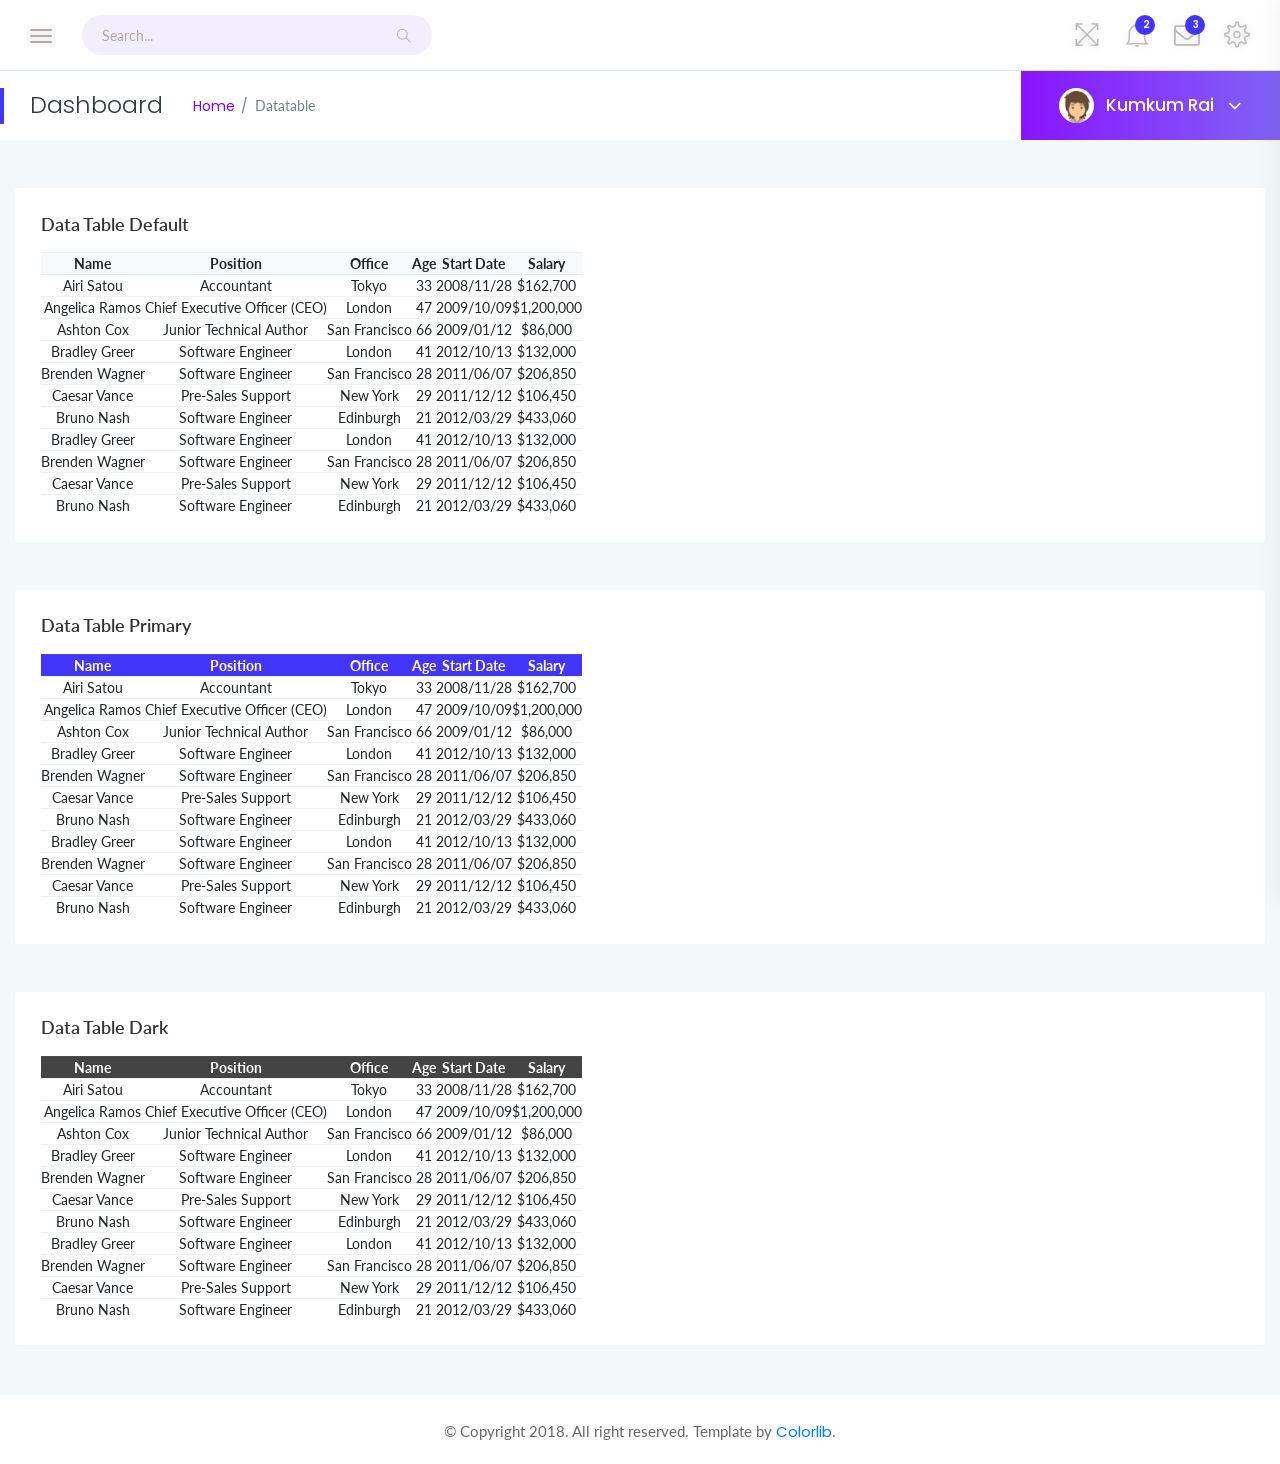
<file: public/datatable.html>
<!doctype html>
<html class="no-js" lang="en">

<head>
    <meta charset="utf-8">
    <meta http-equiv="x-ua-compatible" content="ie=edge">
    <title>Datatable - srtdash</title>
    <meta name="viewport" content="width=device-width, initial-scale=1">
    <link rel="shortcut icon" type="image/png" href="assets/images/icon/favicon.ico">
    <link rel="stylesheet" href="assets/css/bootstrap.min.css">
    <link rel="stylesheet" href="assets/css/font-awesome.min.css">
    <link rel="stylesheet" href="assets/css/themify-icons.css">
    <link rel="stylesheet" href="assets/css/metisMenu.css">
    <link rel="stylesheet" href="assets/css/owl.carousel.min.css">
    <link rel="stylesheet" href="assets/css/slicknav.min.css">
    <!-- amcharts css -->
    <link rel="stylesheet" href="https://www.amcharts.com/lib/3/plugins/export/export.css" type="text/css" media="all" />
    <!-- Start datatable css -->
    <link rel="stylesheet" type="text/css" href="https://cdn.datatables.net/1.10.19/css/jquery.dataTables.css">
    <link rel="stylesheet" type="text/css" href="https://cdn.datatables.net/1.10.18/css/dataTables.bootstrap4.min.css">
    <link rel="stylesheet" type="text/css" href="https://cdn.datatables.net/responsive/2.2.3/css/responsive.bootstrap.min.css">
    <link rel="stylesheet" type="text/css" href="https://cdn.datatables.net/responsive/2.2.3/css/responsive.jqueryui.min.css">
    <!-- style css -->
    <link rel="stylesheet" href="assets/css/typography.css">
    <link rel="stylesheet" href="assets/css/default-css.css">
    <link rel="stylesheet" href="assets/css/styles.css">
    <link rel="stylesheet" href="assets/css/responsive.css">
    <!-- modernizr css -->
    <script src="assets/js/vendor/modernizr-2.8.3.min.js"></script>
</head>

<body>
    <!--[if lt IE 8]>
            <p class="browserupgrade">You are using an <strong>outdated</strong> browser. Please <a href="http://browsehappy.com/">upgrade your browser</a> to improve your experience.</p>
        <![endif]-->
    <!-- preloader area start -->
    <div id="preloader">
        <div class="loader"></div>
    </div>
    <!-- preloader area end -->
    <!-- page container area start -->
    <div class="page-container">
        <!-- sidebar menu area start -->
        <div class="sidebar-menu">
            <div class="sidebar-header">
                <div class="logo">
                    <a href="index.html"><img src="assets/images/icon/logo.png" alt="logo"></a>
                </div>
            </div>
            <div class="main-menu">
                <div class="menu-inner">
                    <nav>
                        <ul class="metismenu" id="menu">
                            <li>
                                <a href="javascript:void(0)" aria-expanded="true"><i class="ti-dashboard"></i><span>dashboard</span></a>
                                <ul class="collapse">
                                    <li><a href="index.html">ICO dashboard</a></li>
                                    <li><a href="index2.html">Ecommerce dashboard</a></li>
                                    <li><a href="index3.html">SEO dashboard</a></li>
                                </ul>
                            </li>
                            <li>
                                <a href="javascript:void(0)" aria-expanded="true"><i class="ti-layout-sidebar-left"></i><span>Sidebar
                                        Types
                                    </span></a>
                                <ul class="collapse">
                                    <li><a href="index.html">Left Sidebar</a></li>
                                    <li><a href="index3-horizontalmenu.html">Horizontal Sidebar</a></li>
                                </ul>
                            </li>
                            <li>
                                <a href="javascript:void(0)" aria-expanded="true"><i class="ti-pie-chart"></i><span>Charts</span></a>
                                <ul class="collapse">
                                    <li><a href="barchart.html">bar chart</a></li>
                                    <li><a href="linechart.html">line Chart</a></li>
                                    <li><a href="piechart.html">pie chart</a></li>
                                </ul>
                            </li>
                            <li>
                                <a href="javascript:void(0)" aria-expanded="true"><i class="ti-palette"></i><span>UI Features</span></a>
                                <ul class="collapse">
                                    <li><a href="accordion.html">Accordion</a></li>
                                    <li><a href="alert.html">Alert</a></li>
                                    <li><a href="badge.html">Badge</a></li>
                                    <li><a href="button.html">Button</a></li>
                                    <li><a href="button-group.html">Button Group</a></li>
                                    <li><a href="cards.html">Cards</a></li>
                                    <li><a href="dropdown.html">Dropdown</a></li>
                                    <li><a href="list-group.html">List Group</a></li>
                                    <li><a href="media-object.html">Media Object</a></li>
                                    <li><a href="modal.html">Modal</a></li>
                                    <li><a href="pagination.html">Pagination</a></li>
                                    <li><a href="popovers.html">Popover</a></li>
                                    <li><a href="progressbar.html">Progressbar</a></li>
                                    <li><a href="tab.html">Tab</a></li>
                                    <li><a href="typography.html">Typography</a></li>
                                    <li><a href="form.html">Form</a></li>
                                    <li><a href="grid.html">grid system</a></li>
                                </ul>
                            </li>
                            <li>
                                <a href="javascript:void(0)" aria-expanded="true"><i class="ti-slice"></i><span>icons</span></a>
                                <ul class="collapse">
                                    <li><a href="fontawesome.html">fontawesome icons</a></li>
                                    <li><a href="themify.html">themify icons</a></li>
                                </ul>
                            </li>
                            <li class="active">
                                <a href="javascript:void(0)" aria-expanded="true"><i class="fa fa-table"></i>
                                    <span>Tables</span></a>
                                <ul class="collapse">
                                    <li><a href="table-basic.html">basic table</a></li>
                                    <li><a href="table-layout.html">table layout</a></li>
                                    <li class="active"><a href="datatable.html">datatable</a></li>
                                </ul>
                            </li>
                            <li><a href="maps.html"><i class="ti-map-alt"></i> <span>maps</span></a></li>
                            <li><a href="invoice.html"><i class="ti-receipt"></i> <span>Invoice Summary</span></a></li>
                            <li>
                                <a href="javascript:void(0)" aria-expanded="true"><i class="ti-layers-alt"></i> <span>Pages</span></a>
                                <ul class="collapse">
                                    <li><a href="login.html">Login</a></li>
                                    <li><a href="login2.html">Login 2</a></li>
                                    <li><a href="login3.html">Login 3</a></li>
                                    <li><a href="register.html">Register</a></li>
                                    <li><a href="register2.html">Register 2</a></li>
                                    <li><a href="register3.html">Register 3</a></li>
                                    <li><a href="register4.html">Register 4</a></li>
                                    <li><a href="screenlock.html">Lock Screen</a></li>
                                    <li><a href="screenlock2.html">Lock Screen 2</a></li>
                                    <li><a href="reset-pass.html">reset password</a></li>
                                    <li><a href="pricing.html">Pricing</a></li>
                                </ul>
                            </li>
                            <li>
                                <a href="javascript:void(0)" aria-expanded="true"><i class="fa fa-exclamation-triangle"></i>
                                    <span>Error</span></a>
                                <ul class="collapse">
                                    <li><a href="404.html">Error 404</a></li>
                                    <li><a href="403.html">Error 403</a></li>
                                    <li><a href="500.html">Error 500</a></li>
                                </ul>
                            </li>
                            <li>
                                <a href="javascript:void(0)" aria-expanded="true"><i class="fa fa-align-left"></i> <span>Multi
                                        level menu</span></a>
                                <ul class="collapse">
                                    <li><a href="#">Item level (1)</a></li>
                                    <li><a href="#">Item level (1)</a></li>
                                    <li><a href="#" aria-expanded="true">Item level (1)</a>
                                        <ul class="collapse">
                                            <li><a href="#">Item level (2)</a></li>
                                            <li><a href="#">Item level (2)</a></li>
                                            <li><a href="#">Item level (2)</a></li>
                                        </ul>
                                    </li>
                                    <li><a href="#">Item level (1)</a></li>
                                </ul>
                            </li>
                        </ul>
                    </nav>
                </div>
            </div>
        </div>
        <!-- sidebar menu area end -->
        <!-- main content area start -->
        <div class="main-content">
            <!-- header area start -->
            <div class="header-area">
                <div class="row align-items-center">
                    <!-- nav and search button -->
                    <div class="col-md-6 col-sm-8 clearfix">
                        <div class="nav-btn pull-left">
                            <span></span>
                            <span></span>
                            <span></span>
                        </div>
                        <div class="search-box pull-left">
                            <form action="#">
                                <input type="text" name="search" placeholder="Search..." required>
                                <i class="ti-search"></i>
                            </form>
                        </div>
                    </div>
                    <!-- profile info & task notification -->
                    <div class="col-md-6 col-sm-4 clearfix">
                        <ul class="notification-area pull-right">
                            <li id="full-view"><i class="ti-fullscreen"></i></li>
                            <li id="full-view-exit"><i class="ti-zoom-out"></i></li>
                            <li class="dropdown">
                                <i class="ti-bell dropdown-toggle" data-toggle="dropdown">
                                    <span>2</span>
                                </i>
                                <div class="dropdown-menu bell-notify-box notify-box">
                                    <span class="notify-title">You have 3 new notifications <a href="#">view all</a></span>
                                    <div class="nofity-list">
                                        <a href="#" class="notify-item">
                                            <div class="notify-thumb"><i class="ti-key btn-danger"></i></div>
                                            <div class="notify-text">
                                                <p>You have Changed Your Password</p>
                                                <span>Just Now</span>
                                            </div>
                                        </a>
                                        <a href="#" class="notify-item">
                                            <div class="notify-thumb"><i class="ti-comments-smiley btn-info"></i></div>
                                            <div class="notify-text">
                                                <p>New Commetns On Post</p>
                                                <span>30 Seconds ago</span>
                                            </div>
                                        </a>
                                        <a href="#" class="notify-item">
                                            <div class="notify-thumb"><i class="ti-key btn-primary"></i></div>
                                            <div class="notify-text">
                                                <p>Some special like you</p>
                                                <span>Just Now</span>
                                            </div>
                                        </a>
                                        <a href="#" class="notify-item">
                                            <div class="notify-thumb"><i class="ti-comments-smiley btn-info"></i></div>
                                            <div class="notify-text">
                                                <p>New Commetns On Post</p>
                                                <span>30 Seconds ago</span>
                                            </div>
                                        </a>
                                        <a href="#" class="notify-item">
                                            <div class="notify-thumb"><i class="ti-key btn-primary"></i></div>
                                            <div class="notify-text">
                                                <p>Some special like you</p>
                                                <span>Just Now</span>
                                            </div>
                                        </a>
                                        <a href="#" class="notify-item">
                                            <div class="notify-thumb"><i class="ti-key btn-danger"></i></div>
                                            <div class="notify-text">
                                                <p>You have Changed Your Password</p>
                                                <span>Just Now</span>
                                            </div>
                                        </a>
                                        <a href="#" class="notify-item">
                                            <div class="notify-thumb"><i class="ti-key btn-danger"></i></div>
                                            <div class="notify-text">
                                                <p>You have Changed Your Password</p>
                                                <span>Just Now</span>
                                            </div>
                                        </a>
                                    </div>
                                </div>
                            </li>
                            <li class="dropdown">
                                <i class="fa fa-envelope-o dropdown-toggle" data-toggle="dropdown"><span>3</span></i>
                                <div class="dropdown-menu notify-box nt-enveloper-box">
                                    <span class="notify-title">You have 3 new notifications <a href="#">view all</a></span>
                                    <div class="nofity-list">
                                        <a href="#" class="notify-item">
                                            <div class="notify-thumb">
                                                <img src="assets/images/author/author-img1.jpg" alt="image">
                                            </div>
                                            <div class="notify-text">
                                                <p>Aglae Mayer</p>
                                                <span class="msg">Hey I am waiting for you...</span>
                                                <span>3:15 PM</span>
                                            </div>
                                        </a>
                                        <a href="#" class="notify-item">
                                            <div class="notify-thumb">
                                                <img src="assets/images/author/author-img2.jpg" alt="image">
                                            </div>
                                            <div class="notify-text">
                                                <p>Aglae Mayer</p>
                                                <span class="msg">When you can connect with me...</span>
                                                <span>3:15 PM</span>
                                            </div>
                                        </a>
                                        <a href="#" class="notify-item">
                                            <div class="notify-thumb">
                                                <img src="assets/images/author/author-img3.jpg" alt="image">
                                            </div>
                                            <div class="notify-text">
                                                <p>Aglae Mayer</p>
                                                <span class="msg">I missed you so much...</span>
                                                <span>3:15 PM</span>
                                            </div>
                                        </a>
                                        <a href="#" class="notify-item">
                                            <div class="notify-thumb">
                                                <img src="assets/images/author/author-img4.jpg" alt="image">
                                            </div>
                                            <div class="notify-text">
                                                <p>Aglae Mayer</p>
                                                <span class="msg">Your product is completely Ready...</span>
                                                <span>3:15 PM</span>
                                            </div>
                                        </a>
                                        <a href="#" class="notify-item">
                                            <div class="notify-thumb">
                                                <img src="assets/images/author/author-img2.jpg" alt="image">
                                            </div>
                                            <div class="notify-text">
                                                <p>Aglae Mayer</p>
                                                <span class="msg">Hey I am waiting for you...</span>
                                                <span>3:15 PM</span>
                                            </div>
                                        </a>
                                        <a href="#" class="notify-item">
                                            <div class="notify-thumb">
                                                <img src="assets/images/author/author-img1.jpg" alt="image">
                                            </div>
                                            <div class="notify-text">
                                                <p>Aglae Mayer</p>
                                                <span class="msg">Hey I am waiting for you...</span>
                                                <span>3:15 PM</span>
                                            </div>
                                        </a>
                                        <a href="#" class="notify-item">
                                            <div class="notify-thumb">
                                                <img src="assets/images/author/author-img3.jpg" alt="image">
                                            </div>
                                            <div class="notify-text">
                                                <p>Aglae Mayer</p>
                                                <span class="msg">Hey I am waiting for you...</span>
                                                <span>3:15 PM</span>
                                            </div>
                                        </a>
                                    </div>
                                </div>
                            </li>
                            <li class="settings-btn">
                                <i class="ti-settings"></i>
                            </li>
                        </ul>
                    </div>
                </div>
            </div>
            <!-- header area end -->
            <!-- page title area start -->
            <div class="page-title-area">
                <div class="row align-items-center">
                    <div class="col-sm-6">
                        <div class="breadcrumbs-area clearfix">
                            <h4 class="page-title pull-left">Dashboard</h4>
                            <ul class="breadcrumbs pull-left">
                                <li><a href="index.html">Home</a></li>
                                <li><span>Datatable</span></li>
                            </ul>
                        </div>
                    </div>
                    <div class="col-sm-6 clearfix">
                        <div class="user-profile pull-right">
                            <img class="avatar user-thumb" src="assets/images/author/avatar.png" alt="avatar">
                            <h4 class="user-name dropdown-toggle" data-toggle="dropdown">Kumkum Rai <i class="fa fa-angle-down"></i></h4>
                            <div class="dropdown-menu">
                                <a class="dropdown-item" href="#">Message</a>
                                <a class="dropdown-item" href="#">Settings</a>
                                <a class="dropdown-item" href="#">Log Out</a>
                            </div>
                        </div>
                    </div>
                </div>
            </div>
            <!-- page title area end -->
            <div class="main-content-inner">
                <div class="row">
                    <!-- data table start -->
                    <div class="col-12 mt-5">
                        <div class="card">
                            <div class="card-body">
                                <h4 class="header-title">Data Table Default</h4>
                                <div class="data-tables">
                                    <table id="dataTable" class="text-center">
                                        <thead class="bg-light text-capitalize">
                                            <tr>
                                                <th>Name</th>
                                                <th>Position</th>
                                                <th>Office</th>
                                                <th>Age</th>
                                                <th>Start Date</th>
                                                <th>salary</th>
                                            </tr>
                                        </thead>
                                        <tbody>
                                            <tr>
                                                <td>Airi Satou</td>
                                                <td>Accountant</td>
                                                <td>Tokyo</td>
                                                <td>33</td>
                                                <td>2008/11/28</td>
                                                <td>$162,700</td>
                                            </tr>
                                            <tr>
                                                <td>Angelica Ramos</td>
                                                <td>Chief Executive Officer (CEO)</td>
                                                <td>London</td>
                                                <td>47</td>
                                                <td>2009/10/09</td>
                                                <td>$1,200,000</td>
                                            </tr>
                                            <tr>
                                                <td>Ashton Cox</td>
                                                <td>Junior Technical Author</td>
                                                <td>San Francisco</td>
                                                <td>66</td>
                                                <td>2009/01/12</td>
                                                <td>$86,000</td>
                                            </tr>
                                            <tr>
                                                <td>Bradley Greer</td>
                                                <td>Software Engineer</td>
                                                <td>London</td>
                                                <td>41</td>
                                                <td>2012/10/13</td>
                                                <td>$132,000</td>
                                            </tr>
                                            <tr>
                                                <td>Brenden Wagner</td>
                                                <td>Software Engineer</td>
                                                <td>San Francisco</td>
                                                <td>28</td>
                                                <td>2011/06/07</td>
                                                <td>$206,850</td>
                                            </tr>
                                            <tr>
                                                <td>Caesar Vance</td>
                                                <td>Pre-Sales Support</td>
                                                <td>New York</td>
                                                <td>29</td>
                                                <td>2011/12/12</td>
                                                <td>$106,450</td>
                                            </tr>
                                            <tr>
                                                <td>Bruno Nash</td>
                                                <td>Software Engineer</td>
                                                <td>Edinburgh</td>
                                                <td>21</td>
                                                <td>2012/03/29</td>
                                                <td>$433,060</td>
                                            </tr>
                                            <tr>
                                                <td>Bradley Greer</td>
                                                <td>Software Engineer</td>
                                                <td>London</td>
                                                <td>41</td>
                                                <td>2012/10/13</td>
                                                <td>$132,000</td>
                                            </tr>
                                            <tr>
                                                <td>Brenden Wagner</td>
                                                <td>Software Engineer</td>
                                                <td>San Francisco</td>
                                                <td>28</td>
                                                <td>2011/06/07</td>
                                                <td>$206,850</td>
                                            </tr>
                                            <tr>
                                                <td>Caesar Vance</td>
                                                <td>Pre-Sales Support</td>
                                                <td>New York</td>
                                                <td>29</td>
                                                <td>2011/12/12</td>
                                                <td>$106,450</td>
                                            </tr>
                                            <tr>
                                                <td>Bruno Nash</td>
                                                <td>Software Engineer</td>
                                                <td>Edinburgh</td>
                                                <td>21</td>
                                                <td>2012/03/29</td>
                                                <td>$433,060</td>
                                            </tr>
                                        </tbody>
                                    </table>
                                </div>
                            </div>
                        </div>
                    </div>
                    <!-- data table end -->
                    <!-- Primary table start -->
                    <div class="col-12 mt-5">
                        <div class="card">
                            <div class="card-body">
                                <h4 class="header-title">Data Table Primary</h4>
                                <div class="data-tables datatable-primary">
                                    <table id="dataTable2" class="text-center">
                                        <thead class="text-capitalize">
                                            <tr>
                                                <th>Name</th>
                                                <th>Position</th>
                                                <th>Office</th>
                                                <th>Age</th>
                                                <th>Start Date</th>
                                                <th>salary</th>
                                            </tr>
                                        </thead>
                                        <tbody>
                                            <tr>
                                                <td>Airi Satou</td>
                                                <td>Accountant</td>
                                                <td>Tokyo</td>
                                                <td>33</td>
                                                <td>2008/11/28</td>
                                                <td>$162,700</td>
                                            </tr>
                                            <tr>
                                                <td>Angelica Ramos</td>
                                                <td>Chief Executive Officer (CEO)</td>
                                                <td>London</td>
                                                <td>47</td>
                                                <td>2009/10/09</td>
                                                <td>$1,200,000</td>
                                            </tr>
                                            <tr>
                                                <td>Ashton Cox</td>
                                                <td>Junior Technical Author</td>
                                                <td>San Francisco</td>
                                                <td>66</td>
                                                <td>2009/01/12</td>
                                                <td>$86,000</td>
                                            </tr>
                                            <tr>
                                                <td>Bradley Greer</td>
                                                <td>Software Engineer</td>
                                                <td>London</td>
                                                <td>41</td>
                                                <td>2012/10/13</td>
                                                <td>$132,000</td>
                                            </tr>
                                            <tr>
                                                <td>Brenden Wagner</td>
                                                <td>Software Engineer</td>
                                                <td>San Francisco</td>
                                                <td>28</td>
                                                <td>2011/06/07</td>
                                                <td>$206,850</td>
                                            </tr>
                                            <tr>
                                                <td>Caesar Vance</td>
                                                <td>Pre-Sales Support</td>
                                                <td>New York</td>
                                                <td>29</td>
                                                <td>2011/12/12</td>
                                                <td>$106,450</td>
                                            </tr>
                                            <tr>
                                                <td>Bruno Nash</td>
                                                <td>Software Engineer</td>
                                                <td>Edinburgh</td>
                                                <td>21</td>
                                                <td>2012/03/29</td>
                                                <td>$433,060</td>
                                            </tr>
                                            <tr>
                                                <td>Bradley Greer</td>
                                                <td>Software Engineer</td>
                                                <td>London</td>
                                                <td>41</td>
                                                <td>2012/10/13</td>
                                                <td>$132,000</td>
                                            </tr>
                                            <tr>
                                                <td>Brenden Wagner</td>
                                                <td>Software Engineer</td>
                                                <td>San Francisco</td>
                                                <td>28</td>
                                                <td>2011/06/07</td>
                                                <td>$206,850</td>
                                            </tr>
                                            <tr>
                                                <td>Caesar Vance</td>
                                                <td>Pre-Sales Support</td>
                                                <td>New York</td>
                                                <td>29</td>
                                                <td>2011/12/12</td>
                                                <td>$106,450</td>
                                            </tr>
                                            <tr>
                                                <td>Bruno Nash</td>
                                                <td>Software Engineer</td>
                                                <td>Edinburgh</td>
                                                <td>21</td>
                                                <td>2012/03/29</td>
                                                <td>$433,060</td>
                                            </tr>
                                        </tbody>
                                    </table>
                                </div>
                            </div>
                        </div>
                    </div>
                    <!-- Primary table end -->
                    <!-- Dark table start -->
                    <div class="col-12 mt-5">
                        <div class="card">
                            <div class="card-body">
                                <h4 class="header-title">Data Table Dark</h4>
                                <div class="data-tables datatable-dark">
                                    <table id="dataTable3" class="text-center">
                                        <thead class="text-capitalize">
                                            <tr>
                                                <th>Name</th>
                                                <th>Position</th>
                                                <th>Office</th>
                                                <th>Age</th>
                                                <th>Start Date</th>
                                                <th>salary</th>
                                            </tr>
                                        </thead>
                                        <tbody>
                                            <tr>
                                                <td>Airi Satou</td>
                                                <td>Accountant</td>
                                                <td>Tokyo</td>
                                                <td>33</td>
                                                <td>2008/11/28</td>
                                                <td>$162,700</td>
                                            </tr>
                                            <tr>
                                                <td>Angelica Ramos</td>
                                                <td>Chief Executive Officer (CEO)</td>
                                                <td>London</td>
                                                <td>47</td>
                                                <td>2009/10/09</td>
                                                <td>$1,200,000</td>
                                            </tr>
                                            <tr>
                                                <td>Ashton Cox</td>
                                                <td>Junior Technical Author</td>
                                                <td>San Francisco</td>
                                                <td>66</td>
                                                <td>2009/01/12</td>
                                                <td>$86,000</td>
                                            </tr>
                                            <tr>
                                                <td>Bradley Greer</td>
                                                <td>Software Engineer</td>
                                                <td>London</td>
                                                <td>41</td>
                                                <td>2012/10/13</td>
                                                <td>$132,000</td>
                                            </tr>
                                            <tr>
                                                <td>Brenden Wagner</td>
                                                <td>Software Engineer</td>
                                                <td>San Francisco</td>
                                                <td>28</td>
                                                <td>2011/06/07</td>
                                                <td>$206,850</td>
                                            </tr>
                                            <tr>
                                                <td>Caesar Vance</td>
                                                <td>Pre-Sales Support</td>
                                                <td>New York</td>
                                                <td>29</td>
                                                <td>2011/12/12</td>
                                                <td>$106,450</td>
                                            </tr>
                                            <tr>
                                                <td>Bruno Nash</td>
                                                <td>Software Engineer</td>
                                                <td>Edinburgh</td>
                                                <td>21</td>
                                                <td>2012/03/29</td>
                                                <td>$433,060</td>
                                            </tr>
                                            <tr>
                                                <td>Bradley Greer</td>
                                                <td>Software Engineer</td>
                                                <td>London</td>
                                                <td>41</td>
                                                <td>2012/10/13</td>
                                                <td>$132,000</td>
                                            </tr>
                                            <tr>
                                                <td>Brenden Wagner</td>
                                                <td>Software Engineer</td>
                                                <td>San Francisco</td>
                                                <td>28</td>
                                                <td>2011/06/07</td>
                                                <td>$206,850</td>
                                            </tr>
                                            <tr>
                                                <td>Caesar Vance</td>
                                                <td>Pre-Sales Support</td>
                                                <td>New York</td>
                                                <td>29</td>
                                                <td>2011/12/12</td>
                                                <td>$106,450</td>
                                            </tr>
                                            <tr>
                                                <td>Bruno Nash</td>
                                                <td>Software Engineer</td>
                                                <td>Edinburgh</td>
                                                <td>21</td>
                                                <td>2012/03/29</td>
                                                <td>$433,060</td>
                                            </tr>
                                        </tbody>
                                    </table>
                                </div>
                            </div>
                        </div>
                    </div>
                    <!-- Dark table end -->
                </div>
            </div>
        </div>
        <!-- main content area end -->
        <!-- footer area start-->
        <footer>
            <div class="footer-area">
                <p>© Copyright 2018. All right reserved. Template by <a href="https://colorlib.com/wp/">Colorlib</a>.</p>
            </div>
        </footer>
        <!-- footer area end-->
    </div>
    <!-- page container area end -->
    <!-- offset area start -->
    <div class="offset-area">
        <div class="offset-close"><i class="ti-close"></i></div>
        <ul class="nav offset-menu-tab">
            <li><a class="active" data-toggle="tab" href="#activity">Activity</a></li>
            <li><a data-toggle="tab" href="#settings">Settings</a></li>
        </ul>
        <div class="offset-content tab-content">
            <div id="activity" class="tab-pane fade in show active">
                <div class="recent-activity">
                    <div class="timeline-task">
                        <div class="icon bg1">
                            <i class="fa fa-envelope"></i>
                        </div>
                        <div class="tm-title">
                            <h4>Rashed sent you an email</h4>
                            <span class="time"><i class="ti-time"></i>09:35</span>
                        </div>
                        <p>Lorem ipsum dolor sit amet consectetur adipisicing elit. Esse distinctio itaque at.
                        </p>
                    </div>
                    <div class="timeline-task">
                        <div class="icon bg2">
                            <i class="fa fa-check"></i>
                        </div>
                        <div class="tm-title">
                            <h4>Added</h4>
                            <span class="time"><i class="ti-time"></i>7 Minutes Ago</span>
                        </div>
                        <p>Lorem ipsum dolor sit amet consectetur.
                        </p>
                    </div>
                    <div class="timeline-task">
                        <div class="icon bg2">
                            <i class="fa fa-exclamation-triangle"></i>
                        </div>
                        <div class="tm-title">
                            <h4>You missed you Password!</h4>
                            <span class="time"><i class="ti-time"></i>09:20 Am</span>
                        </div>
                    </div>
                    <div class="timeline-task">
                        <div class="icon bg3">
                            <i class="fa fa-bomb"></i>
                        </div>
                        <div class="tm-title">
                            <h4>Member waiting for you Attention</h4>
                            <span class="time"><i class="ti-time"></i>09:35</span>
                        </div>
                        <p>Lorem ipsum dolor sit amet consectetur adipisicing elit. Esse distinctio itaque at.
                        </p>
                    </div>
                    <div class="timeline-task">
                        <div class="icon bg3">
                            <i class="ti-signal"></i>
                        </div>
                        <div class="tm-title">
                            <h4>You Added Kaji Patha few minutes ago</h4>
                            <span class="time"><i class="ti-time"></i>01 minutes ago</span>
                        </div>
                        <p>Lorem ipsum dolor sit amet consectetur adipisicing elit. Esse distinctio itaque at.
                        </p>
                    </div>
                    <div class="timeline-task">
                        <div class="icon bg1">
                            <i class="fa fa-envelope"></i>
                        </div>
                        <div class="tm-title">
                            <h4>Ratul Hamba sent you an email</h4>
                            <span class="time"><i class="ti-time"></i>09:35</span>
                        </div>
                        <p>Hello sir , where are you, i am egerly waiting for you.
                        </p>
                    </div>
                    <div class="timeline-task">
                        <div class="icon bg2">
                            <i class="fa fa-exclamation-triangle"></i>
                        </div>
                        <div class="tm-title">
                            <h4>Rashed sent you an email</h4>
                            <span class="time"><i class="ti-time"></i>09:35</span>
                        </div>
                        <p>Lorem ipsum dolor sit amet consectetur adipisicing elit. Esse distinctio itaque at.
                        </p>
                    </div>
                    <div class="timeline-task">
                        <div class="icon bg2">
                            <i class="fa fa-exclamation-triangle"></i>
                        </div>
                        <div class="tm-title">
                            <h4>Rashed sent you an email</h4>
                            <span class="time"><i class="ti-time"></i>09:35</span>
                        </div>
                    </div>
                    <div class="timeline-task">
                        <div class="icon bg3">
                            <i class="fa fa-bomb"></i>
                        </div>
                        <div class="tm-title">
                            <h4>Rashed sent you an email</h4>
                            <span class="time"><i class="ti-time"></i>09:35</span>
                        </div>
                        <p>Lorem ipsum dolor sit amet consectetur adipisicing elit. Esse distinctio itaque at.
                        </p>
                    </div>
                    <div class="timeline-task">
                        <div class="icon bg3">
                            <i class="ti-signal"></i>
                        </div>
                        <div class="tm-title">
                            <h4>Rashed sent you an email</h4>
                            <span class="time"><i class="ti-time"></i>09:35</span>
                        </div>
                        <p>Lorem ipsum dolor sit amet consectetur adipisicing elit. Esse distinctio itaque at.
                        </p>
                    </div>
                </div>
            </div>
            <div id="settings" class="tab-pane fade">
                <div class="offset-settings">
                    <h4>General Settings</h4>
                    <div class="settings-list">
                        <div class="s-settings">
                            <div class="s-sw-title">
                                <h5>Notifications</h5>
                                <div class="s-swtich">
                                    <input type="checkbox" id="switch1" />
                                    <label for="switch1">Toggle</label>
                                </div>
                            </div>
                            <p>Keep it 'On' When you want to get all the notification.</p>
                        </div>
                        <div class="s-settings">
                            <div class="s-sw-title">
                                <h5>Show recent activity</h5>
                                <div class="s-swtich">
                                    <input type="checkbox" id="switch2" />
                                    <label for="switch2">Toggle</label>
                                </div>
                            </div>
                            <p>The for attribute is necessary to bind our custom checkbox with the input.</p>
                        </div>
                        <div class="s-settings">
                            <div class="s-sw-title">
                                <h5>Show your emails</h5>
                                <div class="s-swtich">
                                    <input type="checkbox" id="switch3" />
                                    <label for="switch3">Toggle</label>
                                </div>
                            </div>
                            <p>Show email so that easily find you.</p>
                        </div>
                        <div class="s-settings">
                            <div class="s-sw-title">
                                <h5>Show Task statistics</h5>
                                <div class="s-swtich">
                                    <input type="checkbox" id="switch4" />
                                    <label for="switch4">Toggle</label>
                                </div>
                            </div>
                            <p>The for attribute is necessary to bind our custom checkbox with the input.</p>
                        </div>
                        <div class="s-settings">
                            <div class="s-sw-title">
                                <h5>Notifications</h5>
                                <div class="s-swtich">
                                    <input type="checkbox" id="switch5" />
                                    <label for="switch5">Toggle</label>
                                </div>
                            </div>
                            <p>Use checkboxes when looking for yes or no answers.</p>
                        </div>
                    </div>
                </div>
            </div>
        </div>
    </div>
    <!-- offset area end -->
    <!-- jquery latest version -->
    <script src="assets/js/vendor/jquery-2.2.4.min.js"></script>
    <!-- bootstrap 4 js -->
    <script src="assets/js/popper.min.js"></script>
    <script src="assets/js/bootstrap.min.js"></script>
    <script src="assets/js/owl.carousel.min.js"></script>
    <script src="assets/js/metisMenu.min.js"></script>
    <script src="assets/js/jquery.slimscroll.min.js"></script>
    <script src="assets/js/jquery.slicknav.min.js"></script>

    <!-- Start datatable js -->
    <script src="https://cdn.datatables.net/1.10.19/js/jquery.dataTables.js"></script>
    <script src="https://cdn.datatables.net/1.10.18/js/jquery.dataTables.min.js"></script>
    <script src="https://cdn.datatables.net/1.10.18/js/dataTables.bootstrap4.min.js"></script>
    <script src="https://cdn.datatables.net/responsive/2.2.3/js/dataTables.responsive.min.js"></script>
    <script src="https://cdn.datatables.net/responsive/2.2.3/js/responsive.bootstrap.min.js"></script>
    <!-- others plugins -->
    <script src="assets/js/plugins.js"></script>
    <script src="assets/js/scripts.js"></script>
</body>

</html>
</file>
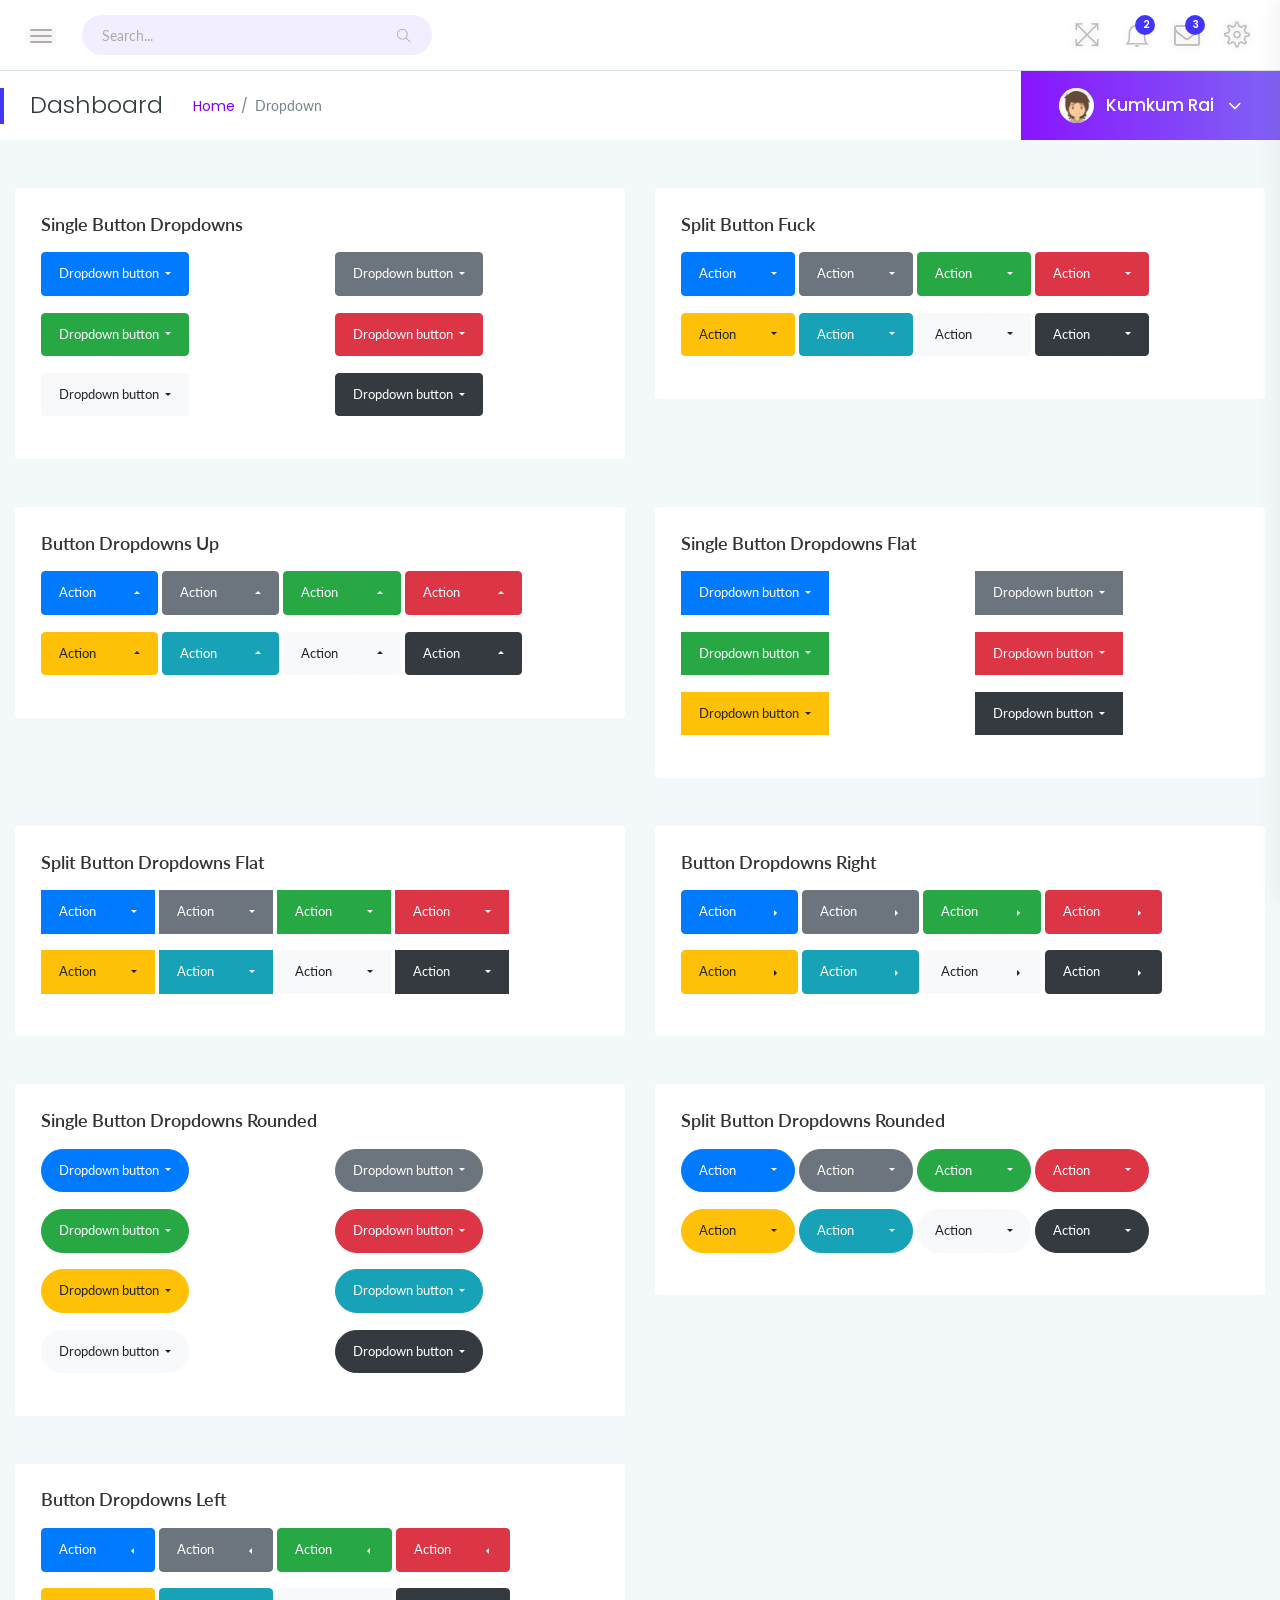
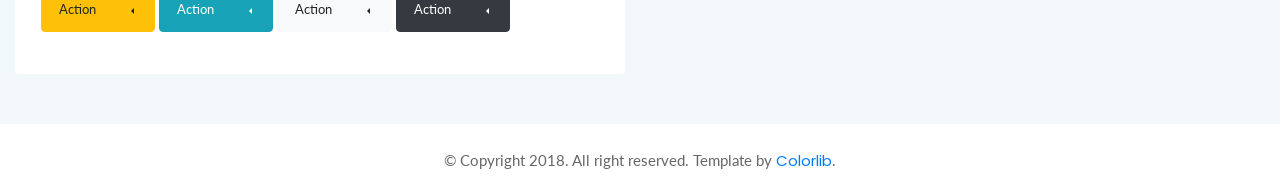
<file: public/dropdown.html>
<!doctype html>
<html class="no-js" lang="en">

<head>
    <meta charset="utf-8">
    <meta http-equiv="x-ua-compatible" content="ie=edge">
    <title>Dropdown - srtdash</title>
    <meta name="viewport" content="width=device-width, initial-scale=1">
    <link rel="shortcut icon" type="image/png" href="assets/images/icon/favicon.ico">
    <link rel="stylesheet" href="assets/css/bootstrap.min.css">
    <link rel="stylesheet" href="assets/css/font-awesome.min.css">
    <link rel="stylesheet" href="assets/css/themify-icons.css">
    <link rel="stylesheet" href="assets/css/metisMenu.css">
    <link rel="stylesheet" href="assets/css/owl.carousel.min.css">
    <link rel="stylesheet" href="assets/css/slicknav.min.css">
    <!-- amchart css -->
    <link rel="stylesheet" href="https://www.amcharts.com/lib/3/plugins/export/export.css" type="text/css" media="all" />
    <!-- others css -->
    <link rel="stylesheet" href="assets/css/typography.css">
    <link rel="stylesheet" href="assets/css/default-css.css">
    <link rel="stylesheet" href="assets/css/styles.css">
    <link rel="stylesheet" href="assets/css/responsive.css">
    <!-- modernizr css -->
    <script src="assets/js/vendor/modernizr-2.8.3.min.js"></script>
</head>

<body>
    <!--[if lt IE 8]>
            <p class="browserupgrade">You are using an <strong>outdated</strong> browser. Please <a href="http://browsehappy.com/">upgrade your browser</a> to improve your experience.</p>
        <![endif]-->
    <!-- preloader area start -->
    <div id="preloader">
        <div class="loader"></div>
    </div>
    <!-- preloader area end -->
    <!-- page container area start -->
    <div class="page-container">
        <!-- sidebar menu area start -->
        <div class="sidebar-menu">
            <div class="sidebar-header">
                <div class="logo">
                    <a href="index.html"><img src="assets/images/icon/logo.png" alt="logo"></a>
                </div>
            </div>
            <div class="main-menu">
                <div class="menu-inner">
                    <nav>
                        <ul class="metismenu" id="menu">
                            <li>
                                <a href="javascript:void(0)" aria-expanded="true"><i class="ti-dashboard"></i><span>dashboard</span></a>
                                <ul class="collapse">
                                    <li><a href="index.html">ICO dashboard</a></li>
                                    <li><a href="index2.html">Ecommerce dashboard</a></li>
                                    <li><a href="index3.html">SEO dashboard</a></li>
                                </ul>
                            </li>
                            <li>
                                <a href="javascript:void(0)" aria-expanded="true"><i class="ti-layout-sidebar-left"></i><span>Sidebar
                                        Types
                                    </span></a>
                                <ul class="collapse">
                                    <li><a href="index.html">Left Sidebar</a></li>
                                    <li><a href="index3-horizontalmenu.html">Horizontal Sidebar</a></li>
                                </ul>
                            </li>
                            <li>
                                <a href="javascript:void(0)" aria-expanded="true"><i class="ti-pie-chart"></i><span>Charts</span></a>
                                <ul class="collapse">
                                    <li><a href="barchart.html">bar chart</a></li>
                                    <li><a href="linechart.html">line Chart</a></li>
                                    <li><a href="piechart.html">pie chart</a></li>
                                </ul>
                            </li>
                            <li class="active">
                                <a href="javascript:void(0)" aria-expanded="true"><i class="ti-palette"></i><span>UI Features</span></a>
                                <ul class="collapse">
                                    <li><a href="accordion.html">Accordion</a></li>
                                    <li><a href="alert.html">Alert</a></li>
                                    <li><a href="badge.html">Badge</a></li>
                                    <li><a href="button.html">Button</a></li>
                                    <li><a href="button-group.html">Button Group</a></li>
                                    <li><a href="cards.html">Cards</a></li>
                                    <li class="active"><a href="dropdown.html">Dropdown</a></li>
                                    <li><a href="list-group.html">List Group</a></li>
                                    <li><a href="media-object.html">Media Object</a></li>
                                    <li><a href="modal.html">Modal</a></li>
                                    <li><a href="pagination.html">Pagination</a></li>
                                    <li><a href="popovers.html">Popover</a></li>
                                    <li><a href="progressbar.html">Progressbar</a></li>
                                    <li><a href="tab.html">Tab</a></li>
                                    <li><a href="typography.html">Typography</a></li>
                                    <li><a href="form.html">Form</a></li>
                                    <li><a href="grid.html">grid system</a></li>
                                </ul>
                            </li>
                            <li>
                                <a href="javascript:void(0)" aria-expanded="true"><i class="ti-slice"></i><span>icons</span></a>
                                <ul class="collapse">
                                    <li><a href="fontawesome.html">fontawesome icons</a></li>
                                    <li><a href="themify.html">themify icons</a></li>
                                </ul>
                            </li>
                            <li>
                                <a href="javascript:void(0)" aria-expanded="true"><i class="fa fa-table"></i>
                                    <span>Tables</span></a>
                                <ul class="collapse">
                                    <li><a href="table-basic.html">basic table</a></li>
                                    <li><a href="table-layout.html">table layout</a></li>
                                    <li><a href="datatable.html">datatable</a></li>
                                </ul>
                            </li>
                            <li><a href="maps.html"><i class="ti-map-alt"></i> <span>maps</span></a></li>
                            <li><a href="invoice.html"><i class="ti-receipt"></i> <span>Invoice Summary</span></a></li>
                            <li>
                                <a href="javascript:void(0)" aria-expanded="true"><i class="ti-layers-alt"></i> <span>Pages</span></a>
                                <ul class="collapse">
                                    <li><a href="login.html">Login</a></li>
                                    <li><a href="login2.html">Login 2</a></li>
                                    <li><a href="login3.html">Login 3</a></li>
                                    <li><a href="register.html">Register</a></li>
                                    <li><a href="register2.html">Register 2</a></li>
                                    <li><a href="register3.html">Register 3</a></li>
                                    <li><a href="register4.html">Register 4</a></li>
                                    <li><a href="screenlock.html">Lock Screen</a></li>
                                    <li><a href="screenlock2.html">Lock Screen 2</a></li>
                                    <li><a href="reset-pass.html">reset password</a></li>
                                    <li><a href="pricing.html">Pricing</a></li>
                                </ul>
                            </li>
                            <li>
                                <a href="javascript:void(0)" aria-expanded="true"><i class="fa fa-exclamation-triangle"></i>
                                    <span>Error</span></a>
                                <ul class="collapse">
                                    <li><a href="404.html">Error 404</a></li>
                                    <li><a href="403.html">Error 403</a></li>
                                    <li><a href="500.html">Error 500</a></li>
                                </ul>
                            </li>
                            <li>
                                <a href="javascript:void(0)" aria-expanded="true"><i class="fa fa-align-left"></i> <span>Multi
                                        level menu</span></a>
                                <ul class="collapse">
                                    <li><a href="#">Item level (1)</a></li>
                                    <li><a href="#">Item level (1)</a></li>
                                    <li><a href="#" aria-expanded="true">Item level (1)</a>
                                        <ul class="collapse">
                                            <li><a href="#">Item level (2)</a></li>
                                            <li><a href="#">Item level (2)</a></li>
                                            <li><a href="#">Item level (2)</a></li>
                                        </ul>
                                    </li>
                                    <li><a href="#">Item level (1)</a></li>
                                </ul>
                            </li>
                        </ul>
                    </nav>
                </div>
            </div>
        </div>
        <!-- sidebar menu area end -->
        <!-- main content area start -->
        <div class="main-content">
            <!-- header area start -->
            <div class="header-area">
                <div class="row align-items-center">
                    <!-- nav and search button -->
                    <div class="col-md-6 col-sm-8 clearfix">
                        <div class="nav-btn pull-left">
                            <span></span>
                            <span></span>
                            <span></span>
                        </div>
                        <div class="search-box pull-left">
                            <form action="#">
                                <input type="text" name="search" placeholder="Search..." required>
                                <i class="ti-search"></i>
                            </form>
                        </div>
                    </div>
                    <!-- profile info & task notification -->
                    <div class="col-md-6 col-sm-4 clearfix">
                        <ul class="notification-area pull-right">
                            <li id="full-view"><i class="ti-fullscreen"></i></li>
                            <li id="full-view-exit"><i class="ti-zoom-out"></i></li>
                            <li class="dropdown">
                                <i class="ti-bell dropdown-toggle" data-toggle="dropdown">
                                    <span>2</span>
                                </i>
                                <div class="dropdown-menu bell-notify-box notify-box">
                                    <span class="notify-title">You have 3 new notifications <a href="#">view all</a></span>
                                    <div class="nofity-list">
                                        <a href="#" class="notify-item">
                                            <div class="notify-thumb"><i class="ti-key btn-danger"></i></div>
                                            <div class="notify-text">
                                                <p>You have Changed Your Password</p>
                                                <span>Just Now</span>
                                            </div>
                                        </a>
                                        <a href="#" class="notify-item">
                                            <div class="notify-thumb"><i class="ti-comments-smiley btn-info"></i></div>
                                            <div class="notify-text">
                                                <p>New Commetns On Post</p>
                                                <span>30 Seconds ago</span>
                                            </div>
                                        </a>
                                        <a href="#" class="notify-item">
                                            <div class="notify-thumb"><i class="ti-key btn-primary"></i></div>
                                            <div class="notify-text">
                                                <p>Some special like you</p>
                                                <span>Just Now</span>
                                            </div>
                                        </a>
                                        <a href="#" class="notify-item">
                                            <div class="notify-thumb"><i class="ti-comments-smiley btn-info"></i></div>
                                            <div class="notify-text">
                                                <p>New Commetns On Post</p>
                                                <span>30 Seconds ago</span>
                                            </div>
                                        </a>
                                        <a href="#" class="notify-item">
                                            <div class="notify-thumb"><i class="ti-key btn-primary"></i></div>
                                            <div class="notify-text">
                                                <p>Some special like you</p>
                                                <span>Just Now</span>
                                            </div>
                                        </a>
                                        <a href="#" class="notify-item">
                                            <div class="notify-thumb"><i class="ti-key btn-danger"></i></div>
                                            <div class="notify-text">
                                                <p>You have Changed Your Password</p>
                                                <span>Just Now</span>
                                            </div>
                                        </a>
                                        <a href="#" class="notify-item">
                                            <div class="notify-thumb"><i class="ti-key btn-danger"></i></div>
                                            <div class="notify-text">
                                                <p>You have Changed Your Password</p>
                                                <span>Just Now</span>
                                            </div>
                                        </a>
                                    </div>
                                </div>
                            </li>
                            <li class="dropdown">
                                <i class="fa fa-envelope-o dropdown-toggle" data-toggle="dropdown"><span>3</span></i>
                                <div class="dropdown-menu notify-box nt-enveloper-box">
                                    <span class="notify-title">You have 3 new notifications <a href="#">view all</a></span>
                                    <div class="nofity-list">
                                        <a href="#" class="notify-item">
                                            <div class="notify-thumb">
                                                <img src="assets/images/author/author-img1.jpg" alt="image">
                                            </div>
                                            <div class="notify-text">
                                                <p>Aglae Mayer</p>
                                                <span class="msg">Hey I am waiting for you...</span>
                                                <span>3:15 PM</span>
                                            </div>
                                        </a>
                                        <a href="#" class="notify-item">
                                            <div class="notify-thumb">
                                                <img src="assets/images/author/author-img2.jpg" alt="image">
                                            </div>
                                            <div class="notify-text">
                                                <p>Aglae Mayer</p>
                                                <span class="msg">When you can connect with me...</span>
                                                <span>3:15 PM</span>
                                            </div>
                                        </a>
                                        <a href="#" class="notify-item">
                                            <div class="notify-thumb">
                                                <img src="assets/images/author/author-img3.jpg" alt="image">
                                            </div>
                                            <div class="notify-text">
                                                <p>Aglae Mayer</p>
                                                <span class="msg">I missed you so much...</span>
                                                <span>3:15 PM</span>
                                            </div>
                                        </a>
                                        <a href="#" class="notify-item">
                                            <div class="notify-thumb">
                                                <img src="assets/images/author/author-img4.jpg" alt="image">
                                            </div>
                                            <div class="notify-text">
                                                <p>Aglae Mayer</p>
                                                <span class="msg">Your product is completely Ready...</span>
                                                <span>3:15 PM</span>
                                            </div>
                                        </a>
                                        <a href="#" class="notify-item">
                                            <div class="notify-thumb">
                                                <img src="assets/images/author/author-img2.jpg" alt="image">
                                            </div>
                                            <div class="notify-text">
                                                <p>Aglae Mayer</p>
                                                <span class="msg">Hey I am waiting for you...</span>
                                                <span>3:15 PM</span>
                                            </div>
                                        </a>
                                        <a href="#" class="notify-item">
                                            <div class="notify-thumb">
                                                <img src="assets/images/author/author-img1.jpg" alt="image">
                                            </div>
                                            <div class="notify-text">
                                                <p>Aglae Mayer</p>
                                                <span class="msg">Hey I am waiting for you...</span>
                                                <span>3:15 PM</span>
                                            </div>
                                        </a>
                                        <a href="#" class="notify-item">
                                            <div class="notify-thumb">
                                                <img src="assets/images/author/author-img3.jpg" alt="image">
                                            </div>
                                            <div class="notify-text">
                                                <p>Aglae Mayer</p>
                                                <span class="msg">Hey I am waiting for you...</span>
                                                <span>3:15 PM</span>
                                            </div>
                                        </a>
                                    </div>
                                </div>
                            </li>
                            <li class="settings-btn">
                                <i class="ti-settings"></i>
                            </li>
                        </ul>
                    </div>
                </div>
            </div>
            <!-- header area end -->
            <!-- page title area start -->
            <div class="page-title-area">
                <div class="row align-items-center">
                    <div class="col-sm-6">
                        <div class="breadcrumbs-area clearfix">
                            <h4 class="page-title pull-left">Dashboard</h4>
                            <ul class="breadcrumbs pull-left">
                                <li><a href="index.html">Home</a></li>
                                <li><span>Dropdown</span></li>
                            </ul>
                        </div>
                    </div>
                    <div class="col-sm-6 clearfix">
                        <div class="user-profile pull-right">
                            <img class="avatar user-thumb" src="assets/images/author/avatar.png" alt="avatar">
                            <h4 class="user-name dropdown-toggle" data-toggle="dropdown">Kumkum Rai <i class="fa fa-angle-down"></i></h4>
                            <div class="dropdown-menu">
                                <a class="dropdown-item" href="#">Message</a>
                                <a class="dropdown-item" href="#">Settings</a>
                                <a class="dropdown-item" href="#">Log Out</a>
                            </div>
                        </div>
                    </div>
                </div>
            </div>
            <!-- page title area end -->
            <div class="main-content-inner">
                <div class="row">
                    <!-- Single Button Dropdowns start -->
                    <div class="col-xl-4 col-ml-6 col-lg-6 mt-5">
                        <div class="card">
                            <div class="card-body">
                                <h4 class="header-title">Single Button Dropdowns</h4>
                                <div class="drop-buttons row">
                                    <div class="dropdown col-lg-6 col-md-4 col-sm-6">
                                        <button class="btn btn-primary dropdown-toggle" type="button" data-toggle="dropdown">
                                            Dropdown button
                                        </button>
                                        <div class="dropdown-menu">
                                            <a class="dropdown-item" href="#">Action</a>
                                            <a class="dropdown-item" href="#">Another action</a>
                                            <a class="dropdown-item" href="#">Something else here</a>
                                        </div>
                                    </div>
                                    <div class="dropdown col-lg-6 col-md-4 col-sm-6">
                                        <button class="btn btn-secondary dropdown-toggle" type="button"  data-toggle="dropdown">
                                            Dropdown button
                                        </button>
                                        <div class="dropdown-menu">
                                            <a class="dropdown-item" href="#">Action</a>
                                            <a class="dropdown-item" href="#">Another action</a>
                                            <a class="dropdown-item" href="#">Something else here</a>
                                        </div>
                                    </div>
                                    <div class="dropdown col-lg-6 col-md-4 col-sm-6">
                                        <button class="btn btn-success dropdown-toggle" type="button" data-toggle="dropdown">
                                            Dropdown button
                                        </button>
                                        <div class="dropdown-menu">
                                            <a class="dropdown-item" href="#">Action</a>
                                            <a class="dropdown-item" href="#">Another action</a>
                                            <a class="dropdown-item" href="#">Something else here</a>
                                        </div>
                                    </div>
                                    <div class="dropdown col-lg-6 col-md-4 col-sm-6">
                                        <button class="btn btn-danger dropdown-toggle" type="button" data-toggle="dropdown">
                                            Dropdown button
                                        </button>
                                        <div class="dropdown-menu">
                                            <a class="dropdown-item" href="#">Action</a>
                                            <a class="dropdown-item" href="#">Another action</a>
                                            <a class="dropdown-item" href="#">Something else here</a>
                                        </div>
                                    </div>
                                    <div class="dropdown col-lg-6 col-md-4 col-sm-6">
                                        <button class="btn btn-light dropdown-toggle" type="button" data-toggle="dropdown">
                                            Dropdown button
                                        </button>
                                        <div class="dropdown-menu">
                                            <a class="dropdown-item" href="#">Action</a>
                                            <a class="dropdown-item" href="#">Another action</a>
                                            <a class="dropdown-item" href="#">Something else here</a>
                                        </div>
                                    </div>
                                    <div class="dropdown col-lg-6 col-md-4 col-sm-6">
                                        <button class="btn btn-dark dropdown-toggle" type="button" data-toggle="dropdown">
                                            Dropdown button
                                        </button>
                                        <div class="dropdown-menu">
                                            <a class="dropdown-item" href="#">Action</a>
                                            <a class="dropdown-item" href="#">Another action</a>
                                            <a class="dropdown-item" href="#">Something else here</a>
                                        </div>
                                    </div>
                                </div>
                            </div>
                        </div>
                    </div>
                    <!-- Single Button Dropdowns end -->
                    <!-- Split Button Dropdowns start -->
                    <div class="col-xl-4 col-ml-6 col-lg-6 mt-5">
                        <div class="card">
                            <div class="card-body">
                                <h4 class="header-title">Split Button fuck</h4>
                                <div class="drop-buttons">
                                    <div class="btn-group">
                                        <button type="button" class="btn btn-primary">Action</button>
                                        <button type="button" class="btn btn-primary dropdown-toggle dropdown-toggle-split" data-toggle="dropdown">
                                            <span class="sr-only">Toggle Dropdown</span>
                                        </button>
                                        <div class="dropdown-menu">
                                            <a class="dropdown-item" href="#">Action</a>
                                            <a class="dropdown-item" href="#">Another action</a>
                                            <a class="dropdown-item" href="#">Something else here</a>
                                            <div class="dropdown-divider"></div>
                                            <a class="dropdown-item" href="#">Separated link</a>
                                        </div>
                                    </div>
                                    <div class="btn-group">
                                        <button type="button" class="btn btn-secondary">Action</button>
                                        <button type="button" class="btn btn-secondary dropdown-toggle dropdown-toggle-split" data-toggle="dropdown">
                                            <span class="sr-only">Toggle Dropdown</span>
                                        </button>
                                        <div class="dropdown-menu">
                                            <a class="dropdown-item" href="#">Action</a>
                                            <a class="dropdown-item" href="#">Another action</a>
                                            <a class="dropdown-item" href="#">Something else here</a>
                                            <div class="dropdown-divider"></div>
                                            <a class="dropdown-item" href="#">Separated link</a>
                                        </div>
                                    </div>
                                    <div class="btn-group">
                                        <button type="button" class="btn btn-success">Action</button>
                                        <button type="button" class="btn btn-success dropdown-toggle dropdown-toggle-split" data-toggle="dropdown">
                                            <span class="sr-only">Toggle Dropdown</span>
                                        </button>
                                        <div class="dropdown-menu">
                                            <a class="dropdown-item" href="#">Action</a>
                                            <a class="dropdown-item" href="#">Another action</a>
                                            <a class="dropdown-item" href="#">Something else here</a>
                                            <div class="dropdown-divider"></div>
                                            <a class="dropdown-item" href="#">Separated link</a>
                                        </div>
                                    </div>
                                    <div class="btn-group">
                                        <button type="button" class="btn btn-danger">Action</button>
                                        <button type="button" class="btn btn-danger dropdown-toggle dropdown-toggle-split" data-toggle="dropdown">
                                            <span class="sr-only">Toggle Dropdown</span>
                                        </button>
                                        <div class="dropdown-menu">
                                            <a class="dropdown-item" href="#">Action</a>
                                            <a class="dropdown-item" href="#">Another action</a>
                                            <a class="dropdown-item" href="#">Something else here</a>
                                            <div class="dropdown-divider"></div>
                                            <a class="dropdown-item" href="#">Separated link</a>
                                        </div>
                                    </div>
                                    <div class="btn-group">
                                        <button type="button" class="btn btn-warning">Action</button>
                                        <button type="button" class="btn btn-warning dropdown-toggle dropdown-toggle-split" data-toggle="dropdown">
                                            <span class="sr-only">Toggle Dropdown</span>
                                        </button>
                                        <div class="dropdown-menu">
                                            <a class="dropdown-item" href="#">Action</a>
                                            <a class="dropdown-item" href="#">Another action</a>
                                            <a class="dropdown-item" href="#">Something else here</a>
                                            <div class="dropdown-divider"></div>
                                            <a class="dropdown-item" href="#">Separated link</a>
                                        </div>
                                    </div>
                                    <div class="btn-group">
                                        <button type="button" class="btn btn-info">Action</button>
                                        <button type="button" class="btn btn-info dropdown-toggle dropdown-toggle-split" data-toggle="dropdown">
                                            <span class="sr-only">Toggle Dropdown</span>
                                        </button>
                                        <div class="dropdown-menu">
                                            <a class="dropdown-item" href="#">Action</a>
                                            <a class="dropdown-item" href="#">Another action</a>
                                            <a class="dropdown-item" href="#">Something else here</a>
                                            <div class="dropdown-divider"></div>
                                            <a class="dropdown-item" href="#">Separated link</a>
                                        </div>
                                    </div>
                                    <div class="btn-group">
                                        <button type="button" class="btn btn-light">Action</button>
                                        <button type="button" class="btn btn-light dropdown-toggle dropdown-toggle-split" data-toggle="dropdown">
                                            <span class="sr-only">Toggle Dropdown</span>
                                        </button>
                                        <div class="dropdown-menu">
                                            <a class="dropdown-item" href="#">Action</a>
                                            <a class="dropdown-item" href="#">Another action</a>
                                            <a class="dropdown-item" href="#">Something else here</a>
                                            <div class="dropdown-divider"></div>
                                            <a class="dropdown-item" href="#">Separated link</a>
                                        </div>
                                    </div>
                                    <div class="btn-group">
                                        <button type="button" class="btn btn-dark">Action</button>
                                        <button type="button" class="btn btn-dark dropdown-toggle dropdown-toggle-split" data-toggle="dropdown">
                                            <span class="sr-only">Toggle Dropdown</span>
                                        </button>
                                        <div class="dropdown-menu">
                                            <a class="dropdown-item" href="#">Action</a>
                                            <a class="dropdown-item" href="#">Another action</a>
                                            <a class="dropdown-item" href="#">Something else here</a>
                                            <div class="dropdown-divider"></div>
                                            <a class="dropdown-item" href="#">Separated link</a>
                                        </div>
                                    </div>
                                </div>
                            </div>
                        </div>
                    </div>
                    <!-- Split Button Dropdowns end -->
                    <!-- Button Dropdowns Up start -->
                    <div class="col-xl-4 col-ml-6 col-lg-6 mt-5">
                        <div class="card">
                            <div class="card-body">
                                <h4 class="header-title">Button Dropdowns Up</h4>
                                <div class="drop-buttons">
                                    <div class="btn-group dropup">
                                        <button type="button" class="btn btn-primary">Action</button>
                                        <button type="button" class="btn btn-primary dropdown-toggle dropdown-toggle-split" data-toggle="dropdown">
                                            <span class="sr-only">Toggle Dropdown</span>
                                        </button>
                                        <div class="dropdown-menu">
                                            <a class="dropdown-item" href="#">Action</a>
                                            <a class="dropdown-item" href="#">Another action</a>
                                            <a class="dropdown-item" href="#">Something else here</a>
                                            <div class="dropdown-divider"></div>
                                            <a class="dropdown-item" href="#">Separated link</a>
                                        </div>
                                    </div>
                                    <div class="btn-group dropup">
                                        <button type="button" class="btn btn-secondary">Action</button>
                                        <button type="button" class="btn btn-secondary dropdown-toggle dropdown-toggle-split" data-toggle="dropdown">
                                            <span class="sr-only">Toggle Dropdown</span>
                                        </button>
                                        <div class="dropdown-menu">
                                            <a class="dropdown-item" href="#">Action</a>
                                            <a class="dropdown-item" href="#">Another action</a>
                                            <a class="dropdown-item" href="#">Something else here</a>
                                            <div class="dropdown-divider"></div>
                                            <a class="dropdown-item" href="#">Separated link</a>
                                        </div>
                                    </div>
                                    <div class="btn-group dropup">
                                        <button type="button" class="btn btn-success">Action</button>
                                        <button type="button" class="btn btn-success dropdown-toggle dropdown-toggle-split" data-toggle="dropdown">
                                            <span class="sr-only">Toggle Dropdown</span>
                                        </button>
                                        <div class="dropdown-menu">
                                            <a class="dropdown-item" href="#">Action</a>
                                            <a class="dropdown-item" href="#">Another action</a>
                                            <a class="dropdown-item" href="#">Something else here</a>
                                            <div class="dropdown-divider"></div>
                                            <a class="dropdown-item" href="#">Separated link</a>
                                        </div>
                                    </div>
                                    <div class="btn-group dropup">
                                        <button type="button" class="btn btn-danger">Action</button>
                                        <button type="button" class="btn btn-danger dropdown-toggle dropdown-toggle-split" data-toggle="dropdown">
                                            <span class="sr-only">Toggle Dropdown</span>
                                        </button>
                                        <div class="dropdown-menu">
                                            <a class="dropdown-item" href="#">Action</a>
                                            <a class="dropdown-item" href="#">Another action</a>
                                            <a class="dropdown-item" href="#">Something else here</a>
                                            <div class="dropdown-divider"></div>
                                            <a class="dropdown-item" href="#">Separated link</a>
                                        </div>
                                    </div>
                                    <div class="btn-group dropup">
                                        <button type="button" class="btn btn-warning">Action</button>
                                        <button type="button" class="btn btn-warning dropdown-toggle dropdown-toggle-split" data-toggle="dropdown">
                                            <span class="sr-only">Toggle Dropdown</span>
                                        </button>
                                        <div class="dropdown-menu">
                                            <a class="dropdown-item" href="#">Action</a>
                                            <a class="dropdown-item" href="#">Another action</a>
                                            <a class="dropdown-item" href="#">Something else here</a>
                                            <div class="dropdown-divider"></div>
                                            <a class="dropdown-item" href="#">Separated link</a>
                                        </div>
                                    </div>
                                    <div class="btn-group dropup">
                                        <button type="button" class="btn btn-info">Action</button>
                                        <button type="button" class="btn btn-info dropdown-toggle dropdown-toggle-split" data-toggle="dropdown">
                                            <span class="sr-only">Toggle Dropdown</span>
                                        </button>
                                        <div class="dropdown-menu">
                                            <a class="dropdown-item" href="#">Action</a>
                                            <a class="dropdown-item" href="#">Another action</a>
                                            <a class="dropdown-item" href="#">Something else here</a>
                                            <div class="dropdown-divider"></div>
                                            <a class="dropdown-item" href="#">Separated link</a>
                                        </div>
                                    </div>
                                    <div class="btn-group dropup">
                                        <button type="button" class="btn btn-light">Action</button>
                                        <button type="button" class="btn btn-light dropdown-toggle dropdown-toggle-split" data-toggle="dropdown">
                                            <span class="sr-only">Toggle Dropdown</span>
                                        </button>
                                        <div class="dropdown-menu">
                                            <a class="dropdown-item" href="#">Action</a>
                                            <a class="dropdown-item" href="#">Another action</a>
                                            <a class="dropdown-item" href="#">Something else here</a>
                                            <div class="dropdown-divider"></div>
                                            <a class="dropdown-item" href="#">Separated link</a>
                                        </div>
                                    </div>
                                    <div class="btn-group dropup">
                                        <button type="button" class="btn btn-dark">Action</button>
                                        <button type="button" class="btn btn-dark dropdown-toggle dropdown-toggle-split" data-toggle="dropdown">
                                            <span class="sr-only">Toggle Dropdown</span>
                                        </button>
                                        <div class="dropdown-menu">
                                            <a class="dropdown-item" href="#">Action</a>
                                            <a class="dropdown-item" href="#">Another action</a>
                                            <a class="dropdown-item" href="#">Something else here</a>
                                            <div class="dropdown-divider"></div>
                                            <a class="dropdown-item" href="#">Separated link</a>
                                        </div>
                                    </div>
                                </div>
                            </div>
                        </div>
                    </div>
                    <!-- Button Dropdowns Up end -->
                    <!-- Single Button Dropdowns Flat start -->
                    <div class="col-xl-4 col-ml-6 col-lg-6 mt-5">
                        <div class="card">
                            <div class="card-body">
                                <h4 class="header-title">Single Button Dropdowns Flat</h4>
                                <div class="drop-buttons row">
                                    <div class="dropdown col-lg-6 col-md-4 col-sm-6">
                                        <button class="btn btn-flat btn-primary dropdown-toggle" type="button" id="dropdownMenuButton" data-toggle="dropdown" aria-haspopup="true" aria-expanded="false">
                                            Dropdown button
                                        </button>
                                        <div class="dropdown-menu" aria-labelledby="dropdownMenuButton">
                                            <a class="dropdown-item" href="#">Action</a>
                                            <a class="dropdown-item" href="#">Another action</a>
                                            <a class="dropdown-item" href="#">Something else here</a>
                                        </div>
                                    </div>
                                    <div class="dropdown col-lg-6 col-md-4 col-sm-6">
                                        <button class="btn btn-flat btn-secondary dropdown-toggle" type="button" id="dropdownMenuButton1" data-toggle="dropdown" aria-haspopup="true" aria-expanded="false">
                                            Dropdown button
                                        </button>
                                        <div class="dropdown-menu" aria-labelledby="dropdownMenuButton">
                                            <a class="dropdown-item" href="#">Action</a>
                                            <a class="dropdown-item" href="#">Another action</a>
                                            <a class="dropdown-item" href="#">Something else here</a>
                                        </div>
                                    </div>
                                    <div class="dropdown col-lg-6 col-md-4 col-sm-6">
                                        <button class="btn btn-flat btn-success dropdown-toggle" type="button" id="dropdownMenuButton2" data-toggle="dropdown" aria-haspopup="true" aria-expanded="false">
                                            Dropdown button
                                        </button>
                                        <div class="dropdown-menu" aria-labelledby="dropdownMenuButton">
                                            <a class="dropdown-item" href="#">Action</a>
                                            <a class="dropdown-item" href="#">Another action</a>
                                            <a class="dropdown-item" href="#">Something else here</a>
                                        </div>
                                    </div>
                                    <div class="dropdown col-lg-6 col-md-4 col-sm-6">
                                        <button class="btn btn-flat btn-danger dropdown-toggle" type="button" id="dropdownMenuButton3" data-toggle="dropdown" aria-haspopup="true" aria-expanded="false">
                                            Dropdown button
                                        </button>
                                        <div class="dropdown-menu" aria-labelledby="dropdownMenuButton">
                                            <a class="dropdown-item" href="#">Action</a>
                                            <a class="dropdown-item" href="#">Another action</a>
                                            <a class="dropdown-item" href="#">Something else here</a>
                                        </div>
                                    </div>
                                    <div class="dropdown col-lg-6 col-md-4 col-sm-6">
                                        <button class="btn btn-flat btn-warning dropdown-toggle" type="button" id="dropdownMenuButton4" data-toggle="dropdown" aria-haspopup="true" aria-expanded="false">
                                            Dropdown button
                                        </button>
                                        <div class="dropdown-menu" aria-labelledby="dropdownMenuButton">
                                            <a class="dropdown-item" href="#">Action</a>
                                            <a class="dropdown-item" href="#">Another action</a>
                                            <a class="dropdown-item" href="#">Something else here</a>
                                        </div>
                                    </div>
                                    <div class="dropdown col-lg-6 col-md-4 col-sm-6">
                                        <button class="btn btn-flat btn-dark dropdown-toggle" type="button" id="dropdownMenuButton7" data-toggle="dropdown" aria-haspopup="true" aria-expanded="false">
                                            Dropdown button
                                        </button>
                                        <div class="dropdown-menu" aria-labelledby="dropdownMenuButton">
                                            <a class="dropdown-item" href="#">Action</a>
                                            <a class="dropdown-item" href="#">Another action</a>
                                            <a class="dropdown-item" href="#">Something else here</a>
                                        </div>
                                    </div>
                                </div>
                            </div>
                        </div>
                    </div>
                    <!-- Single Button Dropdowns Flat end -->
                    <!-- Split Button Dropdowns Flat start -->
                    <div class="col-xl-4 col-ml-6 col-lg-6 mt-5">
                        <div class="card">
                            <div class="card-body">
                                <h4 class="header-title">Split Button Dropdowns Flat</h4>
                                <div class="drop-buttons">
                                    <div class="btn-group">
                                        <button type="button" class="btn btn-flat btn-primary">Action</button>
                                        <button type="button" class="btn btn-flat btn-primary dropdown-toggle dropdown-toggle-split" data-toggle="dropdown" aria-haspopup="true" aria-expanded="false">
                                            <span class="sr-only">Toggle Dropdown</span>
                                        </button>
                                        <div class="dropdown-menu">
                                            <a class="dropdown-item" href="#">Action</a>
                                            <a class="dropdown-item" href="#">Another action</a>
                                            <a class="dropdown-item" href="#">Something else here</a>
                                            <div class="dropdown-divider"></div>
                                            <a class="dropdown-item" href="#">Separated link</a>
                                        </div>
                                    </div>
                                    <div class="btn-group">
                                        <button type="button" class="btn btn-flat btn-secondary">Action</button>
                                        <button type="button" class="btn btn-flat btn-secondary dropdown-toggle dropdown-toggle-split" data-toggle="dropdown" aria-haspopup="true" aria-expanded="false">
                                            <span class="sr-only">Toggle Dropdown</span>
                                        </button>
                                        <div class="dropdown-menu">
                                            <a class="dropdown-item" href="#">Action</a>
                                            <a class="dropdown-item" href="#">Another action</a>
                                            <a class="dropdown-item" href="#">Something else here</a>
                                            <div class="dropdown-divider"></div>
                                            <a class="dropdown-item" href="#">Separated link</a>
                                        </div>
                                    </div>
                                    <div class="btn-group">
                                        <button type="button" class="btn btn-flat btn-success">Action</button>
                                        <button type="button" class="btn btn-flat btn-success dropdown-toggle dropdown-toggle-split" data-toggle="dropdown" aria-haspopup="true" aria-expanded="false">
                                            <span class="sr-only">Toggle Dropdown</span>
                                        </button>
                                        <div class="dropdown-menu">
                                            <a class="dropdown-item" href="#">Action</a>
                                            <a class="dropdown-item" href="#">Another action</a>
                                            <a class="dropdown-item" href="#">Something else here</a>
                                            <div class="dropdown-divider"></div>
                                            <a class="dropdown-item" href="#">Separated link</a>
                                        </div>
                                    </div>
                                    <div class="btn-group">
                                        <button type="button" class="btn btn-flat btn-danger">Action</button>
                                        <button type="button" class="btn btn-flat btn-danger dropdown-toggle dropdown-toggle-split" data-toggle="dropdown" aria-haspopup="true" aria-expanded="false">
                                            <span class="sr-only">Toggle Dropdown</span>
                                        </button>
                                        <div class="dropdown-menu">
                                            <a class="dropdown-item" href="#">Action</a>
                                            <a class="dropdown-item" href="#">Another action</a>
                                            <a class="dropdown-item" href="#">Something else here</a>
                                            <div class="dropdown-divider"></div>
                                            <a class="dropdown-item" href="#">Separated link</a>
                                        </div>
                                    </div>
                                    <div class="btn-group">
                                        <button type="button" class="btn btn-flat btn-warning">Action</button>
                                        <button type="button" class="btn btn-flat btn-warning dropdown-toggle dropdown-toggle-split" data-toggle="dropdown" aria-haspopup="true" aria-expanded="false">
                                            <span class="sr-only">Toggle Dropdown</span>
                                        </button>
                                        <div class="dropdown-menu">
                                            <a class="dropdown-item" href="#">Action</a>
                                            <a class="dropdown-item" href="#">Another action</a>
                                            <a class="dropdown-item" href="#">Something else here</a>
                                            <div class="dropdown-divider"></div>
                                            <a class="dropdown-item" href="#">Separated link</a>
                                        </div>
                                    </div>
                                    <div class="btn-group">
                                        <button type="button" class="btn btn-flat btn-info">Action</button>
                                        <button type="button" class="btn btn-flat btn-info dropdown-toggle dropdown-toggle-split" data-toggle="dropdown" aria-haspopup="true" aria-expanded="false">
                                            <span class="sr-only">Toggle Dropdown</span>
                                        </button>
                                        <div class="dropdown-menu">
                                            <a class="dropdown-item" href="#">Action</a>
                                            <a class="dropdown-item" href="#">Another action</a>
                                            <a class="dropdown-item" href="#">Something else here</a>
                                            <div class="dropdown-divider"></div>
                                            <a class="dropdown-item" href="#">Separated link</a>
                                        </div>
                                    </div>
                                    <div class="btn-group">
                                        <button type="button" class="btn btn-flat btn-light">Action</button>
                                        <button type="button" class="btn btn-flat btn-light dropdown-toggle dropdown-toggle-split" data-toggle="dropdown" aria-haspopup="true" aria-expanded="false">
                                            <span class="sr-only">Toggle Dropdown</span>
                                        </button>
                                        <div class="dropdown-menu">
                                            <a class="dropdown-item" href="#">Action</a>
                                            <a class="dropdown-item" href="#">Another action</a>
                                            <a class="dropdown-item" href="#">Something else here</a>
                                            <div class="dropdown-divider"></div>
                                            <a class="dropdown-item" href="#">Separated link</a>
                                        </div>
                                    </div>
                                    <div class="btn-group">
                                        <button type="button" class="btn btn-flat btn-dark">Action</button>
                                        <button type="button" class="btn btn-flat btn-dark dropdown-toggle dropdown-toggle-split" data-toggle="dropdown" aria-haspopup="true" aria-expanded="false">
                                            <span class="sr-only">Toggle Dropdown</span>
                                        </button>
                                        <div class="dropdown-menu">
                                            <a class="dropdown-item" href="#">Action</a>
                                            <a class="dropdown-item" href="#">Another action</a>
                                            <a class="dropdown-item" href="#">Something else here</a>
                                            <div class="dropdown-divider"></div>
                                            <a class="dropdown-item" href="#">Separated link</a>
                                        </div>
                                    </div>
                                </div>
                            </div>
                        </div>
                    </div>
                    <!-- Split Button Dropdowns Flat end -->
                    <!-- Button Dropdowns Right start -->
                    <div class="col-xl-4 col-ml-6 col-lg-6 mt-5">
                        <div class="card">
                            <div class="card-body">
                                <h4 class="header-title">Button Dropdowns Right</h4>
                                <div class="drop-buttons">
                                    <div class="btn-group dropright">
                                        <button type="button" class="btn btn-primary">Action</button>
                                        <button type="button" class="btn btn-primary dropdown-toggle dropdown-toggle-split" data-toggle="dropdown" aria-haspopup="true" aria-expanded="false">
                                            <span class="sr-only">Toggle Dropdown</span>
                                        </button>
                                        <div class="dropdown-menu">
                                            <a class="dropdown-item" href="#">Action</a>
                                            <a class="dropdown-item" href="#">Another action</a>
                                            <a class="dropdown-item" href="#">Something else here</a>
                                            <div class="dropdown-divider"></div>
                                            <a class="dropdown-item" href="#">Separated link</a>
                                        </div>
                                    </div>
                                    <div class="btn-group dropright">
                                        <button type="button" class="btn btn-secondary">Action</button>
                                        <button type="button" class="btn btn-secondary dropdown-toggle dropdown-toggle-split" data-toggle="dropdown" aria-haspopup="true" aria-expanded="false">
                                            <span class="sr-only">Toggle Dropdown</span>
                                        </button>
                                        <div class="dropdown-menu">
                                            <a class="dropdown-item" href="#">Action</a>
                                            <a class="dropdown-item" href="#">Another action</a>
                                            <a class="dropdown-item" href="#">Something else here</a>
                                            <div class="dropdown-divider"></div>
                                            <a class="dropdown-item" href="#">Separated link</a>
                                        </div>
                                    </div>
                                    <div class="btn-group dropright">
                                        <button type="button" class="btn btn-success">Action</button>
                                        <button type="button" class="btn btn-success dropdown-toggle dropdown-toggle-split" data-toggle="dropdown" aria-haspopup="true" aria-expanded="false">
                                            <span class="sr-only">Toggle Dropdown</span>
                                        </button>
                                        <div class="dropdown-menu">
                                            <a class="dropdown-item" href="#">Action</a>
                                            <a class="dropdown-item" href="#">Another action</a>
                                            <a class="dropdown-item" href="#">Something else here</a>
                                            <div class="dropdown-divider"></div>
                                            <a class="dropdown-item" href="#">Separated link</a>
                                        </div>
                                    </div>
                                    <div class="btn-group dropright">
                                        <button type="button" class="btn btn-danger">Action</button>
                                        <button type="button" class="btn btn-danger dropdown-toggle dropdown-toggle-split" data-toggle="dropdown" aria-haspopup="true" aria-expanded="false">
                                            <span class="sr-only">Toggle Dropdown</span>
                                        </button>
                                        <div class="dropdown-menu">
                                            <a class="dropdown-item" href="#">Action</a>
                                            <a class="dropdown-item" href="#">Another action</a>
                                            <a class="dropdown-item" href="#">Something else here</a>
                                            <div class="dropdown-divider"></div>
                                            <a class="dropdown-item" href="#">Separated link</a>
                                        </div>
                                    </div>
                                    <div class="btn-group dropright">
                                        <button type="button" class="btn btn-warning">Action</button>
                                        <button type="button" class="btn btn-warning dropdown-toggle dropdown-toggle-split" data-toggle="dropdown" aria-haspopup="true" aria-expanded="false">
                                            <span class="sr-only">Toggle Dropdown</span>
                                        </button>
                                        <div class="dropdown-menu">
                                            <a class="dropdown-item" href="#">Action</a>
                                            <a class="dropdown-item" href="#">Another action</a>
                                            <a class="dropdown-item" href="#">Something else here</a>
                                            <div class="dropdown-divider"></div>
                                            <a class="dropdown-item" href="#">Separated link</a>
                                        </div>
                                    </div>
                                    <div class="btn-group dropright">
                                        <button type="button" class="btn btn-info">Action</button>
                                        <button type="button" class="btn btn-info dropdown-toggle dropdown-toggle-split" data-toggle="dropdown" aria-haspopup="true" aria-expanded="false">
                                            <span class="sr-only">Toggle Dropdown</span>
                                        </button>
                                        <div class="dropdown-menu">
                                            <a class="dropdown-item" href="#">Action</a>
                                            <a class="dropdown-item" href="#">Another action</a>
                                            <a class="dropdown-item" href="#">Something else here</a>
                                            <div class="dropdown-divider"></div>
                                            <a class="dropdown-item" href="#">Separated link</a>
                                        </div>
                                    </div>
                                    <div class="btn-group dropright">
                                        <button type="button" class="btn btn-light">Action</button>
                                        <button type="button" class="btn btn-light dropdown-toggle dropdown-toggle-split" data-toggle="dropdown" aria-haspopup="true" aria-expanded="false">
                                            <span class="sr-only">Toggle Dropdown</span>
                                        </button>
                                        <div class="dropdown-menu">
                                            <a class="dropdown-item" href="#">Action</a>
                                            <a class="dropdown-item" href="#">Another action</a>
                                            <a class="dropdown-item" href="#">Something else here</a>
                                            <div class="dropdown-divider"></div>
                                            <a class="dropdown-item" href="#">Separated link</a>
                                        </div>
                                    </div>
                                    <div class="btn-group dropright">
                                        <button type="button" class="btn btn-dark">Action</button>
                                        <button type="button" class="btn btn-dark dropdown-toggle dropdown-toggle-split" data-toggle="dropdown" aria-haspopup="true" aria-expanded="false">
                                            <span class="sr-only">Toggle Dropdown</span>
                                        </button>
                                        <div class="dropdown-menu">
                                            <a class="dropdown-item" href="#">Action</a>
                                            <a class="dropdown-item" href="#">Another action</a>
                                            <a class="dropdown-item" href="#">Something else here</a>
                                            <div class="dropdown-divider"></div>
                                            <a class="dropdown-item" href="#">Separated link</a>
                                        </div>
                                    </div>
                                </div>
                            </div>
                        </div>
                    </div>
                    <!-- Button Dropdowns Right end -->
                    <!-- Single Button Dropdowns Rounded start -->
                    <div class="col-xl-4 col-ml-6 col-lg-6 mt-5">
                        <div class="card">
                            <div class="card-body">
                                <h4 class="header-title">Single Button Dropdowns Rounded</h4>
                                <div class="drop-buttons row">
                                    <div class="dropdown col-lg-6 col-md-4 col-sm-6">
                                        <button class="btn btn-rounded btn-primary dropdown-toggle" type="button" data-toggle="dropdown">
                                            Dropdown button
                                        </button>
                                        <div class="dropdown-menu">
                                            <a class="dropdown-item" href="#">Action</a>
                                            <a class="dropdown-item" href="#">Another action</a>
                                            <a class="dropdown-item" href="#">Something else here</a>
                                        </div>
                                    </div>
                                    <div class="dropdown col-lg-6 col-md-4 col-sm-6">
                                        <button class="btn btn-rounded btn-secondary dropdown-toggle" type="button" data-toggle="dropdown">
                                            Dropdown button
                                        </button>
                                        <div class="dropdown-menu" aria-labelledby="dropdownMenuButton">
                                            <a class="dropdown-item" href="#">Action</a>
                                            <a class="dropdown-item" href="#">Another action</a>
                                            <a class="dropdown-item" href="#">Something else here</a>
                                        </div>
                                    </div>
                                    <div class="dropdown col-lg-6 col-md-4 col-sm-6">
                                        <button class="btn btn-rounded btn-success dropdown-toggle" type="button" data-toggle="dropdown">
                                            Dropdown button
                                        </button>
                                        <div class="dropdown-menu" aria-labelledby="dropdownMenuButton">
                                            <a class="dropdown-item" href="#">Action</a>
                                            <a class="dropdown-item" href="#">Another action</a>
                                            <a class="dropdown-item" href="#">Something else here</a>
                                        </div>
                                    </div>
                                    <div class="dropdown col-lg-6 col-md-4 col-sm-6">
                                        <button class="btn btn-rounded btn-danger dropdown-toggle" type="button" data-toggle="dropdown">
                                            Dropdown button
                                        </button>
                                        <div class="dropdown-menu" aria-labelledby="dropdownMenuButton">
                                            <a class="dropdown-item" href="#">Action</a>
                                            <a class="dropdown-item" href="#">Another action</a>
                                            <a class="dropdown-item" href="#">Something else here</a>
                                        </div>
                                    </div>
                                    <div class="dropdown col-lg-6 col-md-4 col-sm-6">
                                        <button class="btn btn-rounded btn-warning dropdown-toggle" type="button" data-toggle="dropdown">
                                            Dropdown button
                                        </button>
                                        <div class="dropdown-menu" aria-labelledby="dropdownMenuButton">
                                            <a class="dropdown-item" href="#">Action</a>
                                            <a class="dropdown-item" href="#">Another action</a>
                                            <a class="dropdown-item" href="#">Something else here</a>
                                        </div>
                                    </div>
                                    <div class="dropdown col-lg-6 col-md-4 col-sm-6">
                                        <button class="btn btn-rounded btn-info dropdown-toggle" type="button" data-toggle="dropdown">
                                            Dropdown button
                                        </button>
                                        <div class="dropdown-menu" aria-labelledby="dropdownMenuButton">
                                            <a class="dropdown-item" href="#">Action</a>
                                            <a class="dropdown-item" href="#">Another action</a>
                                            <a class="dropdown-item" href="#">Something else here</a>
                                        </div>
                                    </div>
                                    <div class="dropdown col-lg-6 col-md-4 col-sm-6">
                                        <button class="btn btn-rounded btn-light dropdown-toggle" type="button" data-toggle="dropdown">
                                            Dropdown button
                                        </button>
                                        <div class="dropdown-menu" aria-labelledby="dropdownMenuButton">
                                            <a class="dropdown-item" href="#">Action</a>
                                            <a class="dropdown-item" href="#">Another action</a>
                                            <a class="dropdown-item" href="#">Something else here</a>
                                        </div>
                                    </div>
                                    <div class="dropdown col-lg-6 col-md-4 col-sm-6">
                                        <button class="btn btn-rounded btn-dark dropdown-toggle" type="button" data-toggle="dropdown">
                                            Dropdown button
                                        </button>
                                        <div class="dropdown-menu" aria-labelledby="dropdownMenuButton">
                                            <a class="dropdown-item" href="#">Action</a>
                                            <a class="dropdown-item" href="#">Another action</a>
                                            <a class="dropdown-item" href="#">Something else here</a>
                                        </div>
                                    </div>
                                </div>
                            </div>
                        </div>
                    </div>
                    <!-- Single Button Dropdowns Rounded end -->
                    <!-- Split Button Dropdowns rounded start -->
                    <div class="col-xl-4 col-ml-6 col-lg-6 mt-5">
                        <div class="card">
                            <div class="card-body">
                                <h4 class="header-title">Split Button Dropdowns rounded</h4>
                                <div class="drop-buttons">
                                    <div class="btn-group">
                                        <button type="button" class="btn btn-rounded btn-primary">Action</button>
                                        <button type="button" class="btn btn-rounded btn-primary dropdown-toggle dropdown-toggle-split" data-toggle="dropdown" aria-haspopup="true" aria-expanded="false">
                                            <span class="sr-only">Toggle Dropdown</span>
                                        </button>
                                        <div class="dropdown-menu">
                                            <a class="dropdown-item" href="#">Action</a>
                                            <a class="dropdown-item" href="#">Another action</a>
                                            <a class="dropdown-item" href="#">Something else here</a>
                                            <div class="dropdown-divider"></div>
                                            <a class="dropdown-item" href="#">Separated link</a>
                                        </div>
                                    </div>
                                    <div class="btn-group">
                                        <button type="button" class="btn btn-rounded btn-secondary">Action</button>
                                        <button type="button" class="btn btn-rounded btn-secondary dropdown-toggle dropdown-toggle-split" data-toggle="dropdown" aria-haspopup="true" aria-expanded="false">
                                            <span class="sr-only">Toggle Dropdown</span>
                                        </button>
                                        <div class="dropdown-menu">
                                            <a class="dropdown-item" href="#">Action</a>
                                            <a class="dropdown-item" href="#">Another action</a>
                                            <a class="dropdown-item" href="#">Something else here</a>
                                            <div class="dropdown-divider"></div>
                                            <a class="dropdown-item" href="#">Separated link</a>
                                        </div>
                                    </div>
                                    <div class="btn-group">
                                        <button type="button" class="btn btn-rounded btn-success">Action</button>
                                        <button type="button" class="btn btn-rounded btn-success dropdown-toggle dropdown-toggle-split" data-toggle="dropdown" aria-haspopup="true" aria-expanded="false">
                                            <span class="sr-only">Toggle Dropdown</span>
                                        </button>
                                        <div class="dropdown-menu">
                                            <a class="dropdown-item" href="#">Action</a>
                                            <a class="dropdown-item" href="#">Another action</a>
                                            <a class="dropdown-item" href="#">Something else here</a>
                                            <div class="dropdown-divider"></div>
                                            <a class="dropdown-item" href="#">Separated link</a>
                                        </div>
                                    </div>
                                    <div class="btn-group">
                                        <button type="button" class="btn btn-rounded btn-danger">Action</button>
                                        <button type="button" class="btn btn-rounded btn-danger dropdown-toggle dropdown-toggle-split" data-toggle="dropdown" aria-haspopup="true" aria-expanded="false">
                                            <span class="sr-only">Toggle Dropdown</span>
                                        </button>
                                        <div class="dropdown-menu">
                                            <a class="dropdown-item" href="#">Action</a>
                                            <a class="dropdown-item" href="#">Another action</a>
                                            <a class="dropdown-item" href="#">Something else here</a>
                                            <div class="dropdown-divider"></div>
                                            <a class="dropdown-item" href="#">Separated link</a>
                                        </div>
                                    </div>
                                    <div class="btn-group">
                                        <button type="button" class="btn btn-rounded btn-warning">Action</button>
                                        <button type="button" class="btn btn-rounded btn-warning dropdown-toggle dropdown-toggle-split" data-toggle="dropdown" aria-haspopup="true" aria-expanded="false">
                                            <span class="sr-only">Toggle Dropdown</span>
                                        </button>
                                        <div class="dropdown-menu">
                                            <a class="dropdown-item" href="#">Action</a>
                                            <a class="dropdown-item" href="#">Another action</a>
                                            <a class="dropdown-item" href="#">Something else here</a>
                                            <div class="dropdown-divider"></div>
                                            <a class="dropdown-item" href="#">Separated link</a>
                                        </div>
                                    </div>
                                    <div class="btn-group">
                                        <button type="button" class="btn btn-rounded btn-info">Action</button>
                                        <button type="button" class="btn btn-rounded btn-info dropdown-toggle dropdown-toggle-split" data-toggle="dropdown" aria-haspopup="true" aria-expanded="false">
                                            <span class="sr-only">Toggle Dropdown</span>
                                        </button>
                                        <div class="dropdown-menu">
                                            <a class="dropdown-item" href="#">Action</a>
                                            <a class="dropdown-item" href="#">Another action</a>
                                            <a class="dropdown-item" href="#">Something else here</a>
                                            <div class="dropdown-divider"></div>
                                            <a class="dropdown-item" href="#">Separated link</a>
                                        </div>
                                    </div>
                                    <div class="btn-group">
                                        <button type="button" class="btn btn-rounded btn-light">Action</button>
                                        <button type="button" class="btn btn-rounded btn-light dropdown-toggle dropdown-toggle-split" data-toggle="dropdown" aria-haspopup="true" aria-expanded="false">
                                            <span class="sr-only">Toggle Dropdown</span>
                                        </button>
                                        <div class="dropdown-menu">
                                            <a class="dropdown-item" href="#">Action</a>
                                            <a class="dropdown-item" href="#">Another action</a>
                                            <a class="dropdown-item" href="#">Something else here</a>
                                            <div class="dropdown-divider"></div>
                                            <a class="dropdown-item" href="#">Separated link</a>
                                        </div>
                                    </div>
                                    <div class="btn-group">
                                        <button type="button" class="btn btn-rounded btn-dark">Action</button>
                                        <button type="button" class="btn btn-rounded btn-dark dropdown-toggle dropdown-toggle-split" data-toggle="dropdown" aria-haspopup="true" aria-expanded="false">
                                            <span class="sr-only">Toggle Dropdown</span>
                                        </button>
                                        <div class="dropdown-menu">
                                            <a class="dropdown-item" href="#">Action</a>
                                            <a class="dropdown-item" href="#">Another action</a>
                                            <a class="dropdown-item" href="#">Something else here</a>
                                            <div class="dropdown-divider"></div>
                                            <a class="dropdown-item" href="#">Separated link</a>
                                        </div>
                                    </div>
                                </div>
                            </div>
                        </div>
                    </div>
                    <!-- Split Button Dropdowns rounded end -->
                    <!-- Button Dropdowns Left start -->
                    <div class="col-xl-4 col-ml-6 col-lg-12 mt-5">
                        <div class="card">
                            <div class="card-body">
                                <h4 class="header-title">Button Dropdowns Left</h4>
                                <div class="drop-buttons">
                                    <div class="btn-group dropleft">
                                        <button type="button" class="btn btn-primary">Action</button>
                                        <button type="button" class="btn btn-primary dropdown-toggle dropdown-toggle-split" data-toggle="dropdown" aria-haspopup="true" aria-expanded="false">
                                            <span class="sr-only">Toggle Dropdown</span>
                                        </button>
                                        <div class="dropdown-menu">
                                            <a class="dropdown-item" href="#">Action</a>
                                            <a class="dropdown-item" href="#">Another action</a>
                                            <a class="dropdown-item" href="#">Something else here</a>
                                            <div class="dropdown-divider"></div>
                                            <a class="dropdown-item" href="#">Separated link</a>
                                        </div>
                                    </div>
                                    <div class="btn-group dropleft">
                                        <button type="button" class="btn btn-secondary">Action</button>
                                        <button type="button" class="btn btn-secondary dropdown-toggle dropdown-toggle-split" data-toggle="dropdown" aria-haspopup="true" aria-expanded="false">
                                            <span class="sr-only">Toggle Dropdown</span>
                                        </button>
                                        <div class="dropdown-menu">
                                            <a class="dropdown-item" href="#">Action</a>
                                            <a class="dropdown-item" href="#">Another action</a>
                                            <a class="dropdown-item" href="#">Something else here</a>
                                            <div class="dropdown-divider"></div>
                                            <a class="dropdown-item" href="#">Separated link</a>
                                        </div>
                                    </div>
                                    <div class="btn-group dropleft">
                                        <button type="button" class="btn btn-success">Action</button>
                                        <button type="button" class="btn btn-success dropdown-toggle dropdown-toggle-split" data-toggle="dropdown" aria-haspopup="true" aria-expanded="false">
                                            <span class="sr-only">Toggle Dropdown</span>
                                        </button>
                                        <div class="dropdown-menu">
                                            <a class="dropdown-item" href="#">Action</a>
                                            <a class="dropdown-item" href="#">Another action</a>
                                            <a class="dropdown-item" href="#">Something else here</a>
                                            <div class="dropdown-divider"></div>
                                            <a class="dropdown-item" href="#">Separated link</a>
                                        </div>
                                    </div>
                                    <div class="btn-group dropleft">
                                        <button type="button" class="btn btn-danger">Action</button>
                                        <button type="button" class="btn btn-danger dropdown-toggle dropdown-toggle-split" data-toggle="dropdown" aria-haspopup="true" aria-expanded="false">
                                            <span class="sr-only">Toggle Dropdown</span>
                                        </button>
                                        <div class="dropdown-menu">
                                            <a class="dropdown-item" href="#">Action</a>
                                            <a class="dropdown-item" href="#">Another action</a>
                                            <a class="dropdown-item" href="#">Something else here</a>
                                            <div class="dropdown-divider"></div>
                                            <a class="dropdown-item" href="#">Separated link</a>
                                        </div>
                                    </div>
                                    <div class="btn-group dropleft">
                                        <button type="button" class="btn btn-warning">Action</button>
                                        <button type="button" class="btn btn-warning dropdown-toggle dropdown-toggle-split" data-toggle="dropdown" aria-haspopup="true" aria-expanded="false">
                                            <span class="sr-only">Toggle Dropdown</span>
                                        </button>
                                        <div class="dropdown-menu">
                                            <a class="dropdown-item" href="#">Action</a>
                                            <a class="dropdown-item" href="#">Another action</a>
                                            <a class="dropdown-item" href="#">Something else here</a>
                                            <div class="dropdown-divider"></div>
                                            <a class="dropdown-item" href="#">Separated link</a>
                                        </div>
                                    </div>
                                    <div class="btn-group dropleft">
                                        <button type="button" class="btn btn-info">Action</button>
                                        <button type="button" class="btn btn-info dropdown-toggle dropdown-toggle-split" data-toggle="dropdown" aria-haspopup="true" aria-expanded="false">
                                            <span class="sr-only">Toggle Dropdown</span>
                                        </button>
                                        <div class="dropdown-menu">
                                            <a class="dropdown-item" href="#">Action</a>
                                            <a class="dropdown-item" href="#">Another action</a>
                                            <a class="dropdown-item" href="#">Something else here</a>
                                            <div class="dropdown-divider"></div>
                                            <a class="dropdown-item" href="#">Separated link</a>
                                        </div>
                                    </div>
                                    <div class="btn-group dropleft">
                                        <button type="button" class="btn btn-light">Action</button>
                                        <button type="button" class="btn btn-light dropdown-toggle dropdown-toggle-split" data-toggle="dropdown" aria-haspopup="true" aria-expanded="false">
                                            <span class="sr-only">Toggle Dropdown</span>
                                        </button>
                                        <div class="dropdown-menu">
                                            <a class="dropdown-item" href="#">Action</a>
                                            <a class="dropdown-item" href="#">Another action</a>
                                            <a class="dropdown-item" href="#">Something else here</a>
                                            <div class="dropdown-divider"></div>
                                            <a class="dropdown-item" href="#">Separated link</a>
                                        </div>
                                    </div>
                                    <div class="btn-group dropleft">
                                        <button type="button" class="btn btn-dark">Action</button>
                                        <button type="button" class="btn btn-dark dropdown-toggle dropdown-toggle-split" data-toggle="dropdown" aria-haspopup="true" aria-expanded="false">
                                            <span class="sr-only">Toggle Dropdown</span>
                                        </button>
                                        <div class="dropdown-menu">
                                            <a class="dropdown-item" href="#">Action</a>
                                            <a class="dropdown-item" href="#">Another action</a>
                                            <a class="dropdown-item" href="#">Something else here</a>
                                            <div class="dropdown-divider"></div>
                                            <a class="dropdown-item" href="#">Separated link</a>
                                        </div>
                                    </div>
                                </div>
                            </div>
                        </div>
                    </div>
                    <!-- Button Dropdowns Left end -->
                </div>
            </div>
        </div>
        <!-- main content area end -->
        <!-- footer area start-->
        <footer>
            <div class="footer-area">
                <p>© Copyright 2018. All right reserved. Template by <a href="https://colorlib.com/wp/">Colorlib</a>.</p>
            </div>
        </footer>
        <!-- footer area end-->
    </div>
    <!-- page container area end -->
    <!-- offset area start -->
    <div class="offset-area">
        <div class="offset-close"><i class="ti-close"></i></div>
        <ul class="nav offset-menu-tab">
            <li><a class="active" data-toggle="tab" href="#activity">Activity</a></li>
            <li><a data-toggle="tab" href="#settings">Settings</a></li>
        </ul>
        <div class="offset-content tab-content">
            <div id="activity" class="tab-pane fade in show active">
                <div class="recent-activity">
                    <div class="timeline-task">
                        <div class="icon bg1">
                            <i class="fa fa-envelope"></i>
                        </div>
                        <div class="tm-title">
                            <h4>Rashed sent you an email</h4>
                            <span class="time"><i class="ti-time"></i>09:35</span>
                        </div>
                        <p>Lorem ipsum dolor sit amet consectetur adipisicing elit. Esse distinctio itaque at.
                        </p>
                    </div>
                    <div class="timeline-task">
                        <div class="icon bg2">
                            <i class="fa fa-check"></i>
                        </div>
                        <div class="tm-title">
                            <h4>Added</h4>
                            <span class="time"><i class="ti-time"></i>7 Minutes Ago</span>
                        </div>
                        <p>Lorem ipsum dolor sit amet consectetur.
                        </p>
                    </div>
                    <div class="timeline-task">
                        <div class="icon bg2">
                            <i class="fa fa-exclamation-triangle"></i>
                        </div>
                        <div class="tm-title">
                            <h4>You missed you Password!</h4>
                            <span class="time"><i class="ti-time"></i>09:20 Am</span>
                        </div>
                    </div>
                    <div class="timeline-task">
                        <div class="icon bg3">
                            <i class="fa fa-bomb"></i>
                        </div>
                        <div class="tm-title">
                            <h4>Member waiting for you Attention</h4>
                            <span class="time"><i class="ti-time"></i>09:35</span>
                        </div>
                        <p>Lorem ipsum dolor sit amet consectetur adipisicing elit. Esse distinctio itaque at.
                        </p>
                    </div>
                    <div class="timeline-task">
                        <div class="icon bg3">
                            <i class="ti-signal"></i>
                        </div>
                        <div class="tm-title">
                            <h4>You Added Kaji Patha few minutes ago</h4>
                            <span class="time"><i class="ti-time"></i>01 minutes ago</span>
                        </div>
                        <p>Lorem ipsum dolor sit amet consectetur adipisicing elit. Esse distinctio itaque at.
                        </p>
                    </div>
                    <div class="timeline-task">
                        <div class="icon bg1">
                            <i class="fa fa-envelope"></i>
                        </div>
                        <div class="tm-title">
                            <h4>Ratul Hamba sent you an email</h4>
                            <span class="time"><i class="ti-time"></i>09:35</span>
                        </div>
                        <p>Hello sir , where are you, i am egerly waiting for you.
                        </p>
                    </div>
                    <div class="timeline-task">
                        <div class="icon bg2">
                            <i class="fa fa-exclamation-triangle"></i>
                        </div>
                        <div class="tm-title">
                            <h4>Rashed sent you an email</h4>
                            <span class="time"><i class="ti-time"></i>09:35</span>
                        </div>
                        <p>Lorem ipsum dolor sit amet consectetur adipisicing elit. Esse distinctio itaque at.
                        </p>
                    </div>
                    <div class="timeline-task">
                        <div class="icon bg2">
                            <i class="fa fa-exclamation-triangle"></i>
                        </div>
                        <div class="tm-title">
                            <h4>Rashed sent you an email</h4>
                            <span class="time"><i class="ti-time"></i>09:35</span>
                        </div>
                    </div>
                    <div class="timeline-task">
                        <div class="icon bg3">
                            <i class="fa fa-bomb"></i>
                        </div>
                        <div class="tm-title">
                            <h4>Rashed sent you an email</h4>
                            <span class="time"><i class="ti-time"></i>09:35</span>
                        </div>
                        <p>Lorem ipsum dolor sit amet consectetur adipisicing elit. Esse distinctio itaque at.
                        </p>
                    </div>
                    <div class="timeline-task">
                        <div class="icon bg3">
                            <i class="ti-signal"></i>
                        </div>
                        <div class="tm-title">
                            <h4>Rashed sent you an email</h4>
                            <span class="time"><i class="ti-time"></i>09:35</span>
                        </div>
                        <p>Lorem ipsum dolor sit amet consectetur adipisicing elit. Esse distinctio itaque at.
                        </p>
                    </div>
                </div>
            </div>
            <div id="settings" class="tab-pane fade">
                <div class="offset-settings">
                    <h4>General Settings</h4>
                    <div class="settings-list">
                        <div class="s-settings">
                            <div class="s-sw-title">
                                <h5>Notifications</h5>
                                <div class="s-swtich">
                                    <input type="checkbox" id="switch1" />
                                    <label for="switch1">Toggle</label>
                                </div>
                            </div>
                            <p>Keep it 'On' When you want to get all the notification.</p>
                        </div>
                        <div class="s-settings">
                            <div class="s-sw-title">
                                <h5>Show recent activity</h5>
                                <div class="s-swtich">
                                    <input type="checkbox" id="switch2" />
                                    <label for="switch2">Toggle</label>
                                </div>
                            </div>
                            <p>The for attribute is necessary to bind our custom checkbox with the input.</p>
                        </div>
                        <div class="s-settings">
                            <div class="s-sw-title">
                                <h5>Show your emails</h5>
                                <div class="s-swtich">
                                    <input type="checkbox" id="switch3" />
                                    <label for="switch3">Toggle</label>
                                </div>
                            </div>
                            <p>Show email so that easily find you.</p>
                        </div>
                        <div class="s-settings">
                            <div class="s-sw-title">
                                <h5>Show Task statistics</h5>
                                <div class="s-swtich">
                                    <input type="checkbox" id="switch4" />
                                    <label for="switch4">Toggle</label>
                                </div>
                            </div>
                            <p>The for attribute is necessary to bind our custom checkbox with the input.</p>
                        </div>
                        <div class="s-settings">
                            <div class="s-sw-title">
                                <h5>Notifications</h5>
                                <div class="s-swtich">
                                    <input type="checkbox" id="switch5" />
                                    <label for="switch5">Toggle</label>
                                </div>
                            </div>
                            <p>Use checkboxes when looking for yes or no answers.</p>
                        </div>
                    </div>
                </div>
            </div>
        </div>
    </div>
    <!-- offset area end -->
    <!-- jquery latest version -->
    <script src="assets/js/vendor/jquery-2.2.4.min.js"></script>
    <!-- bootstrap 4 js -->
    <script src="assets/js/popper.min.js"></script>
    <script src="assets/js/bootstrap.min.js"></script>
    <script src="assets/js/owl.carousel.min.js"></script>
    <script src="assets/js/metisMenu.min.js"></script>
    <script src="assets/js/jquery.slimscroll.min.js"></script>
    <script src="assets/js/jquery.slicknav.min.js"></script>
    <!-- others plugins -->
    <script src="assets/js/plugins.js"></script>
    <script src="assets/js/scripts.js"></script>
</body>

</html>
</file>
<file: public/assets/css/themify-icons.css>
@font-face {
	font-family: 'themify';
	src:url('../fonts/themify.eot?-fvbane');
	src:url('../fonts/themify.eot?#iefix-fvbane') format('embedded-opentype'),
		url('../fonts/themify.woff?-fvbane') format('woff'),
		url('../fonts/themify.ttf?-fvbane') format('truetype'),
		url('../fonts/themify.svg?-fvbane#themify') format('svg');
	font-weight: normal;
	font-style: normal;
}

[class^="ti-"], [class*=" ti-"] {
	font-family: 'themify';
	speak: none;
	font-style: normal;
	font-weight: normal;
	font-variant: normal;
	text-transform: none;
	line-height: 1;

	/* Better Font Rendering =========== */
	-webkit-font-smoothing: antialiased;
	-moz-osx-font-smoothing: grayscale;
}

.ti-wand:before {
	content: "\e600";
}
.ti-volume:before {
	content: "\e601";
}
.ti-user:before {
	content: "\e602";
}
.ti-unlock:before {
	content: "\e603";
}
.ti-unlink:before {
	content: "\e604";
}
.ti-trash:before {
	content: "\e605";
}
.ti-thought:before {
	content: "\e606";
}
.ti-target:before {
	content: "\e607";
}
.ti-tag:before {
	content: "\e608";
}
.ti-tablet:before {
	content: "\e609";
}
.ti-star:before {
	content: "\e60a";
}
.ti-spray:before {
	content: "\e60b";
}
.ti-signal:before {
	content: "\e60c";
}
.ti-shopping-cart:before {
	content: "\e60d";
}
.ti-shopping-cart-full:before {
	content: "\e60e";
}
.ti-settings:before {
	content: "\e60f";
}
.ti-search:before {
	content: "\e610";
}
.ti-zoom-in:before {
	content: "\e611";
}
.ti-zoom-out:before {
	content: "\e612";
}
.ti-cut:before {
	content: "\e613";
}
.ti-ruler:before {
	content: "\e614";
}
.ti-ruler-pencil:before {
	content: "\e615";
}
.ti-ruler-alt:before {
	content: "\e616";
}
.ti-bookmark:before {
	content: "\e617";
}
.ti-bookmark-alt:before {
	content: "\e618";
}
.ti-reload:before {
	content: "\e619";
}
.ti-plus:before {
	content: "\e61a";
}
.ti-pin:before {
	content: "\e61b";
}
.ti-pencil:before {
	content: "\e61c";
}
.ti-pencil-alt:before {
	content: "\e61d";
}
.ti-paint-roller:before {
	content: "\e61e";
}
.ti-paint-bucket:before {
	content: "\e61f";
}
.ti-na:before {
	content: "\e620";
}
.ti-mobile:before {
	content: "\e621";
}
.ti-minus:before {
	content: "\e622";
}
.ti-medall:before {
	content: "\e623";
}
.ti-medall-alt:before {
	content: "\e624";
}
.ti-marker:before {
	content: "\e625";
}
.ti-marker-alt:before {
	content: "\e626";
}
.ti-arrow-up:before {
	content: "\e627";
}
.ti-arrow-right:before {
	content: "\e628";
}
.ti-arrow-left:before {
	content: "\e629";
}
.ti-arrow-down:before {
	content: "\e62a";
}
.ti-lock:before {
	content: "\e62b";
}
.ti-location-arrow:before {
	content: "\e62c";
}
.ti-link:before {
	content: "\e62d";
}
.ti-layout:before {
	content: "\e62e";
}
.ti-layers:before {
	content: "\e62f";
}
.ti-layers-alt:before {
	content: "\e630";
}
.ti-key:before {
	content: "\e631";
}
.ti-import:before {
	content: "\e632";
}
.ti-image:before {
	content: "\e633";
}
.ti-heart:before {
	content: "\e634";
}
.ti-heart-broken:before {
	content: "\e635";
}
.ti-hand-stop:before {
	content: "\e636";
}
.ti-hand-open:before {
	content: "\e637";
}
.ti-hand-drag:before {
	content: "\e638";
}
.ti-folder:before {
	content: "\e639";
}
.ti-flag:before {
	content: "\e63a";
}
.ti-flag-alt:before {
	content: "\e63b";
}
.ti-flag-alt-2:before {
	content: "\e63c";
}
.ti-eye:before {
	content: "\e63d";
}
.ti-export:before {
	content: "\e63e";
}
.ti-exchange-vertical:before {
	content: "\e63f";
}
.ti-desktop:before {
	content: "\e640";
}
.ti-cup:before {
	content: "\e641";
}
.ti-crown:before {
	content: "\e642";
}
.ti-comments:before {
	content: "\e643";
}
.ti-comment:before {
	content: "\e644";
}
.ti-comment-alt:before {
	content: "\e645";
}
.ti-close:before {
	content: "\e646";
}
.ti-clip:before {
	content: "\e647";
}
.ti-angle-up:before {
	content: "\e648";
}
.ti-angle-right:before {
	content: "\e649";
}
.ti-angle-left:before {
	content: "\e64a";
}
.ti-angle-down:before {
	content: "\e64b";
}
.ti-check:before {
	content: "\e64c";
}
.ti-check-box:before {
	content: "\e64d";
}
.ti-camera:before {
	content: "\e64e";
}
.ti-announcement:before {
	content: "\e64f";
}
.ti-brush:before {
	content: "\e650";
}
.ti-briefcase:before {
	content: "\e651";
}
.ti-bolt:before {
	content: "\e652";
}
.ti-bolt-alt:before {
	content: "\e653";
}
.ti-blackboard:before {
	content: "\e654";
}
.ti-bag:before {
	content: "\e655";
}
.ti-move:before {
	content: "\e656";
}
.ti-arrows-vertical:before {
	content: "\e657";
}
.ti-arrows-horizontal:before {
	content: "\e658";
}
.ti-fullscreen:before {
	content: "\e659";
}
.ti-arrow-top-right:before {
	content: "\e65a";
}
.ti-arrow-top-left:before {
	content: "\e65b";
}
.ti-arrow-circle-up:before {
	content: "\e65c";
}
.ti-arrow-circle-right:before {
	content: "\e65d";
}
.ti-arrow-circle-left:before {
	content: "\e65e";
}
.ti-arrow-circle-down:before {
	content: "\e65f";
}
.ti-angle-double-up:before {
	content: "\e660";
}
.ti-angle-double-right:before {
	content: "\e661";
}
.ti-angle-double-left:before {
	content: "\e662";
}
.ti-angle-double-down:before {
	content: "\e663";
}
.ti-zip:before {
	content: "\e664";
}
.ti-world:before {
	content: "\e665";
}
.ti-wheelchair:before {
	content: "\e666";
}
.ti-view-list:before {
	content: "\e667";
}
.ti-view-list-alt:before {
	content: "\e668";
}
.ti-view-grid:before {
	content: "\e669";
}
.ti-uppercase:before {
	content: "\e66a";
}
.ti-upload:before {
	content: "\e66b";
}
.ti-underline:before {
	content: "\e66c";
}
.ti-truck:before {
	content: "\e66d";
}
.ti-timer:before {
	content: "\e66e";
}
.ti-ticket:before {
	content: "\e66f";
}
.ti-thumb-up:before {
	content: "\e670";
}
.ti-thumb-down:before {
	content: "\e671";
}
.ti-text:before {
	content: "\e672";
}
.ti-stats-up:before {
	content: "\e673";
}
.ti-stats-down:before {
	content: "\e674";
}
.ti-split-v:before {
	content: "\e675";
}
.ti-split-h:before {
	content: "\e676";
}
.ti-smallcap:before {
	content: "\e677";
}
.ti-shine:before {
	content: "\e678";
}
.ti-shift-right:before {
	content: "\e679";
}
.ti-shift-left:before {
	content: "\e67a";
}
.ti-shield:before {
	content: "\e67b";
}
.ti-notepad:before {
	content: "\e67c";
}
.ti-server:before {
	content: "\e67d";
}
.ti-quote-right:before {
	content: "\e67e";
}
.ti-quote-left:before {
	content: "\e67f";
}
.ti-pulse:before {
	content: "\e680";
}
.ti-printer:before {
	content: "\e681";
}
.ti-power-off:before {
	content: "\e682";
}
.ti-plug:before {
	content: "\e683";
}
.ti-pie-chart:before {
	content: "\e684";
}
.ti-paragraph:before {
	content: "\e685";
}
.ti-panel:before {
	content: "\e686";
}
.ti-package:before {
	content: "\e687";
}
.ti-music:before {
	content: "\e688";
}
.ti-music-alt:before {
	content: "\e689";
}
.ti-mouse:before {
	content: "\e68a";
}
.ti-mouse-alt:before {
	content: "\e68b";
}
.ti-money:before {
	content: "\e68c";
}
.ti-microphone:before {
	content: "\e68d";
}
.ti-menu:before {
	content: "\e68e";
}
.ti-menu-alt:before {
	content: "\e68f";
}
.ti-map:before {
	content: "\e690";
}
.ti-map-alt:before {
	content: "\e691";
}
.ti-loop:before {
	content: "\e692";
}
.ti-location-pin:before {
	content: "\e693";
}
.ti-list:before {
	content: "\e694";
}
.ti-light-bulb:before {
	content: "\e695";
}
.ti-Italic:before {
	content: "\e696";
}
.ti-info:before {
	content: "\e697";
}
.ti-infinite:before {
	content: "\e698";
}
.ti-id-badge:before {
	content: "\e699";
}
.ti-hummer:before {
	content: "\e69a";
}
.ti-home:before {
	content: "\e69b";
}
.ti-help:before {
	content: "\e69c";
}
.ti-headphone:before {
	content: "\e69d";
}
.ti-harddrives:before {
	content: "\e69e";
}
.ti-harddrive:before {
	content: "\e69f";
}
.ti-gift:before {
	content: "\e6a0";
}
.ti-game:before {
	content: "\e6a1";
}
.ti-filter:before {
	content: "\e6a2";
}
.ti-files:before {
	content: "\e6a3";
}
.ti-file:before {
	content: "\e6a4";
}
.ti-eraser:before {
	content: "\e6a5";
}
.ti-envelope:before {
	content: "\e6a6";
}
.ti-download:before {
	content: "\e6a7";
}
.ti-direction:before {
	content: "\e6a8";
}
.ti-direction-alt:before {
	content: "\e6a9";
}
.ti-dashboard:before {
	content: "\e6aa";
}
.ti-control-stop:before {
	content: "\e6ab";
}
.ti-control-shuffle:before {
	content: "\e6ac";
}
.ti-control-play:before {
	content: "\e6ad";
}
.ti-control-pause:before {
	content: "\e6ae";
}
.ti-control-forward:before {
	content: "\e6af";
}
.ti-control-backward:before {
	content: "\e6b0";
}
.ti-cloud:before {
	content: "\e6b1";
}
.ti-cloud-up:before {
	content: "\e6b2";
}
.ti-cloud-down:before {
	content: "\e6b3";
}
.ti-clipboard:before {
	content: "\e6b4";
}
.ti-car:before {
	content: "\e6b5";
}
.ti-calendar:before {
	content: "\e6b6";
}
.ti-book:before {
	content: "\e6b7";
}
.ti-bell:before {
	content: "\e6b8";
}
.ti-basketball:before {
	content: "\e6b9";
}
.ti-bar-chart:before {
	content: "\e6ba";
}
.ti-bar-chart-alt:before {
	content: "\e6bb";
}
.ti-back-right:before {
	content: "\e6bc";
}
.ti-back-left:before {
	content: "\e6bd";
}
.ti-arrows-corner:before {
	content: "\e6be";
}
.ti-archive:before {
	content: "\e6bf";
}
.ti-anchor:before {
	content: "\e6c0";
}
.ti-align-right:before {
	content: "\e6c1";
}
.ti-align-left:before {
	content: "\e6c2";
}
.ti-align-justify:before {
	content: "\e6c3";
}
.ti-align-center:before {
	content: "\e6c4";
}
.ti-alert:before {
	content: "\e6c5";
}
.ti-alarm-clock:before {
	content: "\e6c6";
}
.ti-agenda:before {
	content: "\e6c7";
}
.ti-write:before {
	content: "\e6c8";
}
.ti-window:before {
	content: "\e6c9";
}
.ti-widgetized:before {
	content: "\e6ca";
}
.ti-widget:before {
	content: "\e6cb";
}
.ti-widget-alt:before {
	content: "\e6cc";
}
.ti-wallet:before {
	content: "\e6cd";
}
.ti-video-clapper:before {
	content: "\e6ce";
}
.ti-video-camera:before {
	content: "\e6cf";
}
.ti-vector:before {
	content: "\e6d0";
}
.ti-themify-logo:before {
	content: "\e6d1";
}
.ti-themify-favicon:before {
	content: "\e6d2";
}
.ti-themify-favicon-alt:before {
	content: "\e6d3";
}
.ti-support:before {
	content: "\e6d4";
}
.ti-stamp:before {
	content: "\e6d5";
}
.ti-split-v-alt:before {
	content: "\e6d6";
}
.ti-slice:before {
	content: "\e6d7";
}
.ti-shortcode:before {
	content: "\e6d8";
}
.ti-shift-right-alt:before {
	content: "\e6d9";
}
.ti-shift-left-alt:before {
	content: "\e6da";
}
.ti-ruler-alt-2:before {
	content: "\e6db";
}
.ti-receipt:before {
	content: "\e6dc";
}
.ti-pin2:before {
	content: "\e6dd";
}
.ti-pin-alt:before {
	content: "\e6de";
}
.ti-pencil-alt2:before {
	content: "\e6df";
}
.ti-palette:before {
	content: "\e6e0";
}
.ti-more:before {
	content: "\e6e1";
}
.ti-more-alt:before {
	content: "\e6e2";
}
.ti-microphone-alt:before {
	content: "\e6e3";
}
.ti-magnet:before {
	content: "\e6e4";
}
.ti-line-double:before {
	content: "\e6e5";
}
.ti-line-dotted:before {
	content: "\e6e6";
}
.ti-line-dashed:before {
	content: "\e6e7";
}
.ti-layout-width-full:before {
	content: "\e6e8";
}
.ti-layout-width-default:before {
	content: "\e6e9";
}
.ti-layout-width-default-alt:before {
	content: "\e6ea";
}
.ti-layout-tab:before {
	content: "\e6eb";
}
.ti-layout-tab-window:before {
	content: "\e6ec";
}
.ti-layout-tab-v:before {
	content: "\e6ed";
}
.ti-layout-tab-min:before {
	content: "\e6ee";
}
.ti-layout-slider:before {
	content: "\e6ef";
}
.ti-layout-slider-alt:before {
	content: "\e6f0";
}
.ti-layout-sidebar-right:before {
	content: "\e6f1";
}
.ti-layout-sidebar-none:before {
	content: "\e6f2";
}
.ti-layout-sidebar-left:before {
	content: "\e6f3";
}
.ti-layout-placeholder:before {
	content: "\e6f4";
}
.ti-layout-menu:before {
	content: "\e6f5";
}
.ti-layout-menu-v:before {
	content: "\e6f6";
}
.ti-layout-menu-separated:before {
	content: "\e6f7";
}
.ti-layout-menu-full:before {
	content: "\e6f8";
}
.ti-layout-media-right-alt:before {
	content: "\e6f9";
}
.ti-layout-media-right:before {
	content: "\e6fa";
}
.ti-layout-media-overlay:before {
	content: "\e6fb";
}
.ti-layout-media-overlay-alt:before {
	content: "\e6fc";
}
.ti-layout-media-overlay-alt-2:before {
	content: "\e6fd";
}
.ti-layout-media-left-alt:before {
	content: "\e6fe";
}
.ti-layout-media-left:before {
	content: "\e6ff";
}
.ti-layout-media-center-alt:before {
	content: "\e700";
}
.ti-layout-media-center:before {
	content: "\e701";
}
.ti-layout-list-thumb:before {
	content: "\e702";
}
.ti-layout-list-thumb-alt:before {
	content: "\e703";
}
.ti-layout-list-post:before {
	content: "\e704";
}
.ti-layout-list-large-image:before {
	content: "\e705";
}
.ti-layout-line-solid:before {
	content: "\e706";
}
.ti-layout-grid4:before {
	content: "\e707";
}
.ti-layout-grid3:before {
	content: "\e708";
}
.ti-layout-grid2:before {
	content: "\e709";
}
.ti-layout-grid2-thumb:before {
	content: "\e70a";
}
.ti-layout-cta-right:before {
	content: "\e70b";
}
.ti-layout-cta-left:before {
	content: "\e70c";
}
.ti-layout-cta-center:before {
	content: "\e70d";
}
.ti-layout-cta-btn-right:before {
	content: "\e70e";
}
.ti-layout-cta-btn-left:before {
	content: "\e70f";
}
.ti-layout-column4:before {
	content: "\e710";
}
.ti-layout-column3:before {
	content: "\e711";
}
.ti-layout-column2:before {
	content: "\e712";
}
.ti-layout-accordion-separated:before {
	content: "\e713";
}
.ti-layout-accordion-merged:before {
	content: "\e714";
}
.ti-layout-accordion-list:before {
	content: "\e715";
}
.ti-ink-pen:before {
	content: "\e716";
}
.ti-info-alt:before {
	content: "\e717";
}
.ti-help-alt:before {
	content: "\e718";
}
.ti-headphone-alt:before {
	content: "\e719";
}
.ti-hand-point-up:before {
	content: "\e71a";
}
.ti-hand-point-right:before {
	content: "\e71b";
}
.ti-hand-point-left:before {
	content: "\e71c";
}
.ti-hand-point-down:before {
	content: "\e71d";
}
.ti-gallery:before {
	content: "\e71e";
}
.ti-face-smile:before {
	content: "\e71f";
}
.ti-face-sad:before {
	content: "\e720";
}
.ti-credit-card:before {
	content: "\e721";
}
.ti-control-skip-forward:before {
	content: "\e722";
}
.ti-control-skip-backward:before {
	content: "\e723";
}
.ti-control-record:before {
	content: "\e724";
}
.ti-control-eject:before {
	content: "\e725";
}
.ti-comments-smiley:before {
	content: "\e726";
}
.ti-brush-alt:before {
	content: "\e727";
}
.ti-youtube:before {
	content: "\e728";
}
.ti-vimeo:before {
	content: "\e729";
}
.ti-twitter:before {
	content: "\e72a";
}
.ti-time:before {
	content: "\e72b";
}
.ti-tumblr:before {
	content: "\e72c";
}
.ti-skype:before {
	content: "\e72d";
}
.ti-share:before {
	content: "\e72e";
}
.ti-share-alt:before {
	content: "\e72f";
}
.ti-rocket:before {
	content: "\e730";
}
.ti-pinterest:before {
	content: "\e731";
}
.ti-new-window:before {
	content: "\e732";
}
.ti-microsoft:before {
	content: "\e733";
}
.ti-list-ol:before {
	content: "\e734";
}
.ti-linkedin:before {
	content: "\e735";
}
.ti-layout-sidebar-2:before {
	content: "\e736";
}
.ti-layout-grid4-alt:before {
	content: "\e737";
}
.ti-layout-grid3-alt:before {
	content: "\e738";
}
.ti-layout-grid2-alt:before {
	content: "\e739";
}
.ti-layout-column4-alt:before {
	content: "\e73a";
}
.ti-layout-column3-alt:before {
	content: "\e73b";
}
.ti-layout-column2-alt:before {
	content: "\e73c";
}
.ti-instagram:before {
	content: "\e73d";
}
.ti-google:before {
	content: "\e73e";
}
.ti-github:before {
	content: "\e73f";
}
.ti-flickr:before {
	content: "\e740";
}
.ti-facebook:before {
	content: "\e741";
}
.ti-dropbox:before {
	content: "\e742";
}
.ti-dribbble:before {
	content: "\e743";
}
.ti-apple:before {
	content: "\e744";
}
.ti-android:before {
	content: "\e745";
}
.ti-save:before {
	content: "\e746";
}
.ti-save-alt:before {
	content: "\e747";
}
.ti-yahoo:before {
	content: "\e748";
}
.ti-wordpress:before {
	content: "\e749";
}
.ti-vimeo-alt:before {
	content: "\e74a";
}
.ti-twitter-alt:before {
	content: "\e74b";
}
.ti-tumblr-alt:before {
	content: "\e74c";
}
.ti-trello:before {
	content: "\e74d";
}
.ti-stack-overflow:before {
	content: "\e74e";
}
.ti-soundcloud:before {
	content: "\e74f";
}
.ti-sharethis:before {
	content: "\e750";
}
.ti-sharethis-alt:before {
	content: "\e751";
}
.ti-reddit:before {
	content: "\e752";
}
.ti-pinterest-alt:before {
	content: "\e753";
}
.ti-microsoft-alt:before {
	content: "\e754";
}
.ti-linux:before {
	content: "\e755";
}
.ti-jsfiddle:before {
	content: "\e756";
}
.ti-joomla:before {
	content: "\e757";
}
.ti-html5:before {
	content: "\e758";
}
.ti-flickr-alt:before {
	content: "\e759";
}
.ti-email:before {
	content: "\e75a";
}
.ti-drupal:before {
	content: "\e75b";
}
.ti-dropbox-alt:before {
	content: "\e75c";
}
.ti-css3:before {
	content: "\e75d";
}
.ti-rss:before {
	content: "\e75e";
}
.ti-rss-alt:before {
	content: "\e75f";
}
</file>
<file: public/assets/css/typography.css>
/*
Table Of Contents
=========================
- Default Typography
- Custom Typography
=========================
*/


/*
--------------------------
- Default Typography
--------------------------
*/

body {
    font-size: 14px;
    font-family: 'Lato', sans-serif;
}

h1,
h2,
h3,
h4,
h5,
h6 {
    margin: 0;
    font-family: 'Poppins', sans-serif;
}
p{
    font-family: 'Lato', sans-serif;
    font-size: 15px;
    line-height: 26px;
    color: #444;
    margin-bottom: 0;
}
p img {
    margin: 0;
}

/* links */

a,
a:visited {
    text-decoration: none;
    transition: all 0.3s ease-in-out;
    -webkit-transition: all 0.3s ease-in-out;
    -moz-transition: all 0.3s ease-in-out;
    -o-transition: all 0.3s ease-in-out;
    outline: 0;
    font-family: 'Poppins', sans-serif;
}
a:hover{
    text-decoration: none;
}
a:focus {
    text-decoration: none;
    outline: 0;
}

p a,
p a:visited {
    line-height: inherit;
    outline: 0;
}


/* list */

ul,
ol {
    margin-bottom: 0px;
    margin-top: 0px;
    padding: 0;
}

ul {
    margin: 0;
    list-style-type: none;
}

ol {
    list-style: decimal;
}

ol,
ul.square,
ul.circle,
ul.disc {
    margin-left: 0px;
}

ul.square {
    list-style: square outside;
}

ul.circle {
    list-style: circle outside;
}

ul.disc {
    list-style: disc outside;
}

ul ul,
ul ol,
ol ol,
ol ul {
    margin: 0;
}

ul ul li,
ul ol li,
ol ol li,
ol ul li {
    margin-bottom: 0px;
}

button {
    cursor: pointer;
    outline: none!important;
    letter-spacing: 0;
}

/*
--------------------------
- Custom Typography
--------------------------
*/
/* blockquote */
blockquote{
    padding: 60px;
    position: relative;
    background: #853BFA;
}
blockquote:before{
    content: '\f10d';
    font-family: fontawesome;
    color: #fff;
    font-size: 32px;
    position: absolute;
    left: 16px;
    top: 46px;
}
blockquote p{
    font-size: 17px;
    color: #fff;
}
.blockquote-footer{
    color: #fff;
}
</file>
<file: public/assets/css/default-css.css>
/* 
--------------------------
- 1.1 Default CSS
--------------------------
*/

/*google font*/

@import url('https://fonts.googleapis.com/css?family=Lato:300,400,700,900|Poppins:100,300,400,500,600,700,800,900');
/* Your default CSS. */

* {
    margin: 0;
    padding: 0;
    box-sizing: border-box;
}

*, *:before, *:after {
    -moz-box-sizing: border-box;
    -webkit-box-sizing: border-box;
    box-sizing: border-box;
}

*:focus {
    outline: 0;
}

html {
    -webkit-font-smoothing: antialiased;
}

body {
    background: #fff;
    font-weight: normal;
    -webkit-font-smoothing: antialiased;
    /* Fix for webkit rendering */
    -webkit-text-size-adjust: 100%;
}

img {
    max-width: 100%;
    height: auto;
}

/*custome css*/

/*--------------------------
   Padding top
---------------------------*/

.pt--0 {
    padding-top: 0
}

.pt--10 {
    padding-top: 10px
}

.pt--15 {
    padding-top: 15px
}

.pt--20 {
    padding-top: 20px
}

.pt--30 {
    padding-top: 30px
}

.pt--40 {
    padding-top: 40px
}

.pt--50 {
    padding-top: 50px
}

.pt--60 {
    padding-top: 60px
}

.pt--70 {
    padding-top: 70px
}

.pt--80 {
    padding-top: 80px
}

.pt--90 {
    padding-top: 90px
}

.pt--100 {
    padding-top: 100px
}

.pt--110 {
    padding-top: 110px
}

.pt--120 {
    padding-top: 120px
}

.pt--130 {
    padding-top: 130px
}

.pt--140 {
    padding-top: 140px
}

.pt--150 {
    padding-top: 150px
}

.pt--160 {
    padding-top: 160px
}

.pt--170 {
    padding-top: 170px
}

.pt--180 {
    padding-top: 180px
}

.pt--190 {
    padding-top: 190px
}

/*------------------------
   Padding bottom
---------------------------*/

.pb--0 {
    padding-bottom: 0
}

.pb--10 {
    padding-bottom: 10px
}

.pb--15 {
    padding-bottom: 15px
}

.pb--20 {
    padding-bottom: 20px
}

.pb--30 {
    padding-bottom: 30px
}

.pb--40 {
    padding-bottom: 40px
}

.pb--50 {
    padding-bottom: 50px
}

.pb--60 {
    padding-bottom: 60px
}

.pb--70 {
    padding-bottom: 70px
}

.pb--80 {
    padding-bottom: 80px
}

.pb--90 {
    padding-bottom: 90px
}

.pb--100 {
    padding-bottom: 100px
}

.pb--110 {
    padding-bottom: 110px
}

.pb--120 {
    padding-bottom: 120px
}

.pb--130 {
    padding-bottom: 130px
}

.pb--140 {
    padding-bottom: 140px
}

.pb--150 {
    padding-bottom: 150px
}

.pb--160 {
    padding-bottom: 160px
}

.pb--170 {
    padding-bottom: 170px
}

.pb--180 {
    padding-bottom: 180px
}

.pb--190 {
    padding-bottom: 190px
}

/*------------------------------
   Page section padding 
-------------------------------*/

.ptb--0 {
    padding: 0
}

.ptb--10 {
    padding: 10px 0
}

.ptb--20 {
    padding: 20px 0
}

.ptb--30 {
    padding: 30px 0
}

.ptb--40 {
    padding: 40px 0
}

.ptb--50 {
    padding: 50px 0
}

.ptb--60 {
    padding: 60px 0
}

.ptb--70 {
    padding: 70px 0
}

.ptb--80 {
    padding: 80px 0
}

.ptb--90 {
    padding: 90px 0
}

.ptb--100 {
    padding: 100px 0
}

.ptb--110 {
    padding: 110px 0
}

.ptb--120 {
    padding: 120px 0
}

.ptb--130 {
    padding: 130px 0
}

.ptb--140 {
    padding: 140px 0
}

.ptb--150 {
    padding: 150px 0
}

.ptb--160 {
    padding: 160px 0
}

.ptb--170 {
    padding: 170px 0
}

.ptb--180 {
    padding: 180px 0
}

/*------------------------------
   Page section padding left
-------------------------------*/

.pl--0 {
    padding-left: 0px;
}

.pl--10 {
    padding-left: 10px;
}

.pl--20 {
    padding-left: 20px;
}

.pl--30 {
    padding-left: 30px;
}

.pl--40 {
    padding-left: 40px;
}

.pl--50 {
    padding-left: 50px;
}

.pl--60 {
    padding-left: 60px;
}

.pl--70 {
    padding-left: 70px;
}

.pl--80 {
    padding-left: 80px;
}

.pl--90 {
    padding-left: 90px;
}

.pl--100 {
    padding-left: 100px;
}

.pl--110 {
    padding-left: 110px;
}

/*------------------------------
   Page section padding right
-------------------------------*/

.pr--0 {
    padding-right: 0px;
}

.pr--10 {
    padding-right: 10px;
}

.pr--20 {
    padding-right: 20px;
}

.pr--30 {
    padding-right: 30px;
}

.pr--40 {
    padding-right: 40px;
}

.pr--50 {
    padding-right: 50px;
}

.pr--60 {
    padding-right: 60px;
}

.pr--70 {
    padding-right: 70px;
}

.pr--80 {
    padding-right: 80px;
}

.pr--90 {
    padding-right: 90px;
}

.pr--100 {
    padding-right: 100px;
}

.pr--110 {
    padding-right: 110px;
}

/* Colors */

:root {
    --primary-color: #4336FB;
}

#preloader {
    position: fixed;
    left: 0;
    top: 0;
    z-index: 99999;
    height: 100%;
    width: 100%;
    background: #fff;
    display: flex;
}
.loader{
    margin: auto;
    height: 50px;
    width: 50px;
    border-radius: 50%;
    position: relative;
}
.loader:before{
    content: '';
    position: absolute;
    left: 0;
    top: 0;
    height: 100%;
    width: 100%;
    background: #000;
    border-radius: 50%;
    opacity: 0;
    animation: popin 1.5s linear infinite 0s;
}
.loader:after{
    content: '';
    position: absolute;
    left: 0;
    top: 0;
    height: 100%;
    width: 100%;
    background: #000;
    border-radius: 50%;
    opacity: 0;
    animation: popin 1.5s linear infinite 0.5s;
}

@keyframes popin{
    0%{
        opacity: 0;
        transform: scale(0);
    }
    1%{
        opacity: 0.1;
        transform: scale(0);
    }
    99%{
        opacity: 0;
        transform: scale(2);
    }
    100%{
        opacity: 0;
        transform: scale(0);
    }
}
</file>
<file: public/assets/css/responsive.css>
/* (1366x768) WXGA Display */

@media screen and (min-width: 1441px) and (max-width: 1920px) {
    .error-content {
        margin-top: 100px;
    }
}

/*Medium Desktop Device*/

@media screen and (min-width: 1200px) and (max-width: 1440px) {
    .col-ml-6 {
        -webkit-box-flex: 0;
        -ms-flex: 0 0 50%;
        flex: 0 0 50%;
        max-width: 50%;
    }
    .col-ml-12 {
        -webkit-box-flex: 0;
        -ms-flex: 0 0 100%;
        flex: 0 0 100%;
        max-width: 100%;
    }
    .col-ml-8 {
        -webkit-box-flex: 0;
        -ms-flex: 0 0 66.666667%;
        flex: 0 0 66.666667%;
        max-width: 66.666667%;
    }
    .col-ml-4 {
        -webkit-box-flex: 0;
        -ms-flex: 0 0 33.333333%;
        flex: 0 0 33.333333%;
        max-width: 33.333333%;
    }

    #coin_distribution-wrapper {
        margin-top: -68px;
    }
    .cripto-live ul li .icon {
        height: 23px;
        width: 23px;
        margin-right: 3px;
        font-size: 13px;
        line-height: 23px;
    }
    .cripto-live ul li {
        margin-bottom: 35px;
        font-size: 15px;
    }
    .exhcange-rate {
        padding: 48px 38px;
    }
    .exchange-btn button {
        margin-top: 37px;
    }
    .single-report h2 {
        font-size: 19px;
    }
    .s-report-title {
        margin-bottom: 17px;
    }
    .card-title {
        font-size: 20px;
    }
    .s-report-inner {
        padding-left: 73px;
    }
    /* dashboard two */
    .s-report-title .header-title {
        font-size: 15px;
    }
    .member-box .media-body p {
        font-size: 15px;
    }
    .s-member img {
        max-width: 60px;
    }
    .s-member .media-body {
        margin-left: 20px!important;
    }
    .tm-social a {
        margin-left: 3px;
        font-size: 18px;
    }
    .member-box .media-body span {
        font-size: 14px;
        line-height: 21px;
    }
    .team-search {
        margin-top: 20px;
    }
    .team-search input {
        width: 100%;
    }

    /* error page */
    .error-content {
        margin-top: 100px;
    }

    /* dashboard three */
    #salesanalytic {
        height: 500px;
    }
    #seomap {
        height: 346px;
    }
    #seolinechart8 {
        margin-top: 60px;
    }
}

/* Normal desktop :992px. */

@media (min-width: 1200px) and (max-width: 1364px) {

    /* sidebar */
    .sidebar-menu {
        width: 365px;
    }
    .nav-btn {
        position: fixed;
        z-index: 99;
        left: 363px;
        background: #303641;
        padding: 14px;
        top: 0;
        margin: 0;
    }
    .nav-btn span {
        background: #fffbfb;
    }
    .sbar_collapsed .sidebar-menu {
        left: -90%;
    }
    .sbar_collapsed .nav-btn {
        position: initial;
        background: none;
        padding: 0;
        margin: 10px 30px 0 0;
    }
    .sbar_collapsed .nav-btn span {
        background: #b3aaaa;
    }
    .sbar_collapsed .logo a span {
        display: block;
    }
    .minisidebar.main-menu {
        margin-right: 0;
    }
    /* main content */
    .main-content-inner {
        padding: 0 15px 50px;
    }
    .page-container,
    .sbar_collapsed.page-container {
        padding-left: 0;
    }
    /* sidebar collapsed end */
    /* pricing */
    .col-mdl-4 {
        -webkit-box-flex: 0;
        -ms-flex: 0 0 33.333333%;
        flex: 0 0 33.333333%;
        max-width: 33.333333%;
    }
}

@media (min-width: 992px) and (max-width: 1199px) {
    /* dashboard one */
    .mt-md-30 {
        margin-top: 30px;
    }
    /* sidebar */
    .sidebar-menu {
        width: 306px;
    }
    .nav-btn {
        position: fixed;
        z-index: 99;
        left: 304px;
        background: #303641;
        padding: 14px;
        top: 0;
        margin: 0;
    }
    .nav-btn span {
        background: #fffbfb;
    }
    .sbar_collapsed .sidebar-menu {
        left: -90%;
    }
    .sbar_collapsed .nav-btn {
        position: initial;
        background: none;
        padding: 0;
        margin: 10px 30px 0 0;
    }
    .sbar_collapsed .nav-btn span {
        background: #b3aaaa;
    }
    .sbar_collapsed .logo a span {
        display: block;
    }
    .minisidebar.main-menu {
        margin-right: 0;
    }
    /* main content */
    .main-content-inner {
        padding: 0 15px 50px;
    }
    .page-container,
    .sbar_collapsed.page-container {
        padding-left: 0;
    }
    /* fact area */
    .single-report h2 {
        font-size: 17px;
    }
    .s-report-inner {
        padding-left: 73px;
    }
    .s-report-title {
        margin-bottom: 17px;
    }
    .s-report-title .card-title {
        font-size: 20px;
    }
    #coin_distribution-wrapper {
        margin-top: -65px;
    }
    #verview-shart-wrapper {
        margin-top: -26px;
    }
    .cripto-live ul li .icon {
        height: 23px;
        width: 23px;
        margin-right: 3px;
        font-size: 13px;
        line-height: 23px;
    }
    .cripto-live ul li {
        margin-bottom: 35px;
        font-size: 15px;
    }
    .letest-news {
        display: flex;
        flex-wrap: wrap;
        justify-content: space-between;
    }
    .exchange-btn button {
        margin-top: 37px;
    }
    .single-post {
        flex-basis: calc(50% - 15px);
        display: block;
    }
    .lts-thumb {
        margin-bottom: 10px;
    }
    /* dashboard two */
    .member-box .media-body p {
        font-size: 16px;
    }

    /* dahsboard three */
    #seolinechart8 {
        margin-top: 60px;
    }

    /* horizontal header dashboard */
    .horizontal-menu ul li a {
        padding: 10px 8px;
    }
    .seo-fact #seolinechart3,
    .seo-fact #seolinechart4 {
        max-width: 144px;
    }
}

/* Normal desktop :991px. */

@media (min-width: 768px) and (max-width: 991px) {
    /* dashboard one */
    /* sidebar */
    .sidebar-menu {
        width: 306px;
    }
    .nav-btn {
        position: fixed;
        z-index: 99;
        left: 304px;
        background: #303641;
        padding: 14px;
        top: 0;
        margin: 0;
    }
    .nav-btn span {
        background: #fffbfb;
    }
    .sbar_collapsed .sidebar-menu {
        left: -90%;
    }
    .sbar_collapsed .nav-btn {
        position: initial;
        background: none;
        padding: 0;
        margin: 10px 30px 0 0;
    }
    .sbar_collapsed .nav-btn span {
        background: #b3aaaa;
    }
    .sbar_collapsed .logo a span {
        display: block;
    }
    .minisidebar.main-menu {
        margin-right: 0;
    }
    .sbar_collapsed .metismenu li a span,
    .sbar_collapsed .metismenu li a:after,
    .sbar_collapsed .metismenu .collapse.in {
        display: inline-block;
    }
    /* main content */
    .main-content-inner {
        padding: 0 15px 50px;
    }
    .page-container,
    .sbar_collapsed.page-container {
        padding-left: 0;
    }
    /* main content */
    .search-box input {
        width: 278px;
    }
    /* fact area */
    .s-report-inner {
        padding-left: 18px;
    }
    .single-report .icon {
        display: none;
    }
    .single-report h2 {
        font-size: 16px;
    }
    .single-report span {
        font-size: 13px;
    }
    .s-report-title {
        margin-bottom: 19px;
    }
    .card-title {
        font-size: 18px;
    }
    /* coin distribution */
    .coin-distribution {
        margin-top: 30px;
    }
    #coin_distribution-wrapper {
        margin-top: -101px;
    }
    .mt-sm-30 {
        margin-top: 30px;
    }
    /* criptio price */
    .cripto-live ul li {
        width: 49%;
        display: inline-block;
    }
    .input-form input {
        height: 70px;
        padding-left: 20px;
    }
    .exchange-btn button {
        height: 70px;
    }
    .input-form span {
        height: 70px;
        line-height: 70px;
    }
    /* icons */
    .icon-container {
        flex-basis: calc(100% * (1/3));
    }

    /* maps */
    #mapamchart1,
    #mapamchart2,
    #mapamchart3,
    #mapamchart4,
    #mapamchart5,
    #mapamchart6 {
        height: 300px;
    }
    #google_map {
        height: 400px;
    }

    /* login page */
    .ptb--100 {
        padding: 90px 0;
    }
    /* horizontal header dashboard */
    .header-bottom .search-box input {
        max-width: 100%;
    }
}

/* small mobile :320px. */

@media (max-width: 767px) {
    .ptb--100 {
        padding: 90px 0;
    }
}

/* Large Mobile :480px. */

@media only screen and (min-width: 480px) and (max-width: 767px) {
    /* dashboard one */
    .mb-xs-30 {
        margin-bottom: 30px;
    }
    .mt-sm-30 {
        margin-top: 30px;
    }
    .mb-sm-40 {
        margin-bottom: 40px;
    }
    /* sidebar */
    .sidebar-menu {
        width: 365px;
    }
    .nav-btn {
        position: fixed;
        z-index: 99;
        left: 363px;
        background: #303641;
        padding: 14px;
        top: 0;
        margin: 0;
    }
    .nav-btn span {
        background: #fffbfb;
    }
    .sbar_collapsed .sidebar-menu {
        left: -90%;
    }
    .sbar_collapsed .nav-btn {
        position: initial;
        background: none;
        padding: 0;
        margin: 10px 30px 0 0;
    }
    .sbar_collapsed .nav-btn span {
        background: #b3aaaa;
    }
    .sbar_collapsed .logo a span {
        display: block;
    }
    .minisidebar.main-menu {
        margin-right: 0;
    }
    /* main content */
    .main-content-inner {
        padding: 0 15px 35px;
    }
    .page-container,
    .sbar_collapsed.page-container {
        padding-left: 0;
    }
    /* main content */
    .search-box input {
        width: 278px;
    }
    .notification-area li {
        margin-left: 21px;
    }
    .page-title {
        font-size: 21px;
    }
    #coin_distribution-wrapper {
        margin-top: -74px;
    }
    .coin-distribution {
        margin-top: 30px;
    }
    .trd-history-tabs ul li a {
        margin: 0 8px;
    }
    table.dbkit-table tr {
        height: 64px;
    }
    .lts-thumb {
        margin-bottom: 15px;
    }
    .lts-content h2 a {
        font-size: 19px;
        font-weight: 500;
    }
    .lts-content span {
        font-size: 16px;
        font-weight: 500;
        margin-bottom: 6px;
    }
    .input-form input {
        height: 70px;
        padding-left: 20px;
    }
    .exchange-btn button {
        height: 70px;
    }
    .input-form span {
        height: 70px;
        line-height: 70px;
    }
    /* icons */
    .icon-container {
        flex-basis: calc(100% * (1/2));
    }

    /* maps */
    #mapamchart1,
    #mapamchart2,
    #mapamchart3,
    #mapamchart4,
    #mapamchart5,
    #mapamchart6 {
        height: 300px;
    }
    #google_map {
        height: 400px;
    }

    /* horizontal header dashboard */
    .header-bottom .search-box input {
        max-width: 100%;
    }
}

/* small mobile :320px. */

@media (min-width: 240px) and (max-width: 479px) {
    /* dashboard one */
    /* sidebar */
    .sidebar-menu {
        width: calc(100% - 48px);
    }
    .nav-btn {
        position: fixed;
        z-index: 99;
        right: 0;
        background: #303641;
        padding: 14px;
        top: 0;
        margin: 0;
    }
    .nav-btn span {
        background: #fffbfb;
    }
    .sbar_collapsed .sidebar-menu {
        left: -100%;
    }
    .sbar_collapsed .nav-btn {
        position: initial;
        background: none;
        padding: 0;
        margin: 10px 30px 0 0;
    }
    .sbar_collapsed .nav-btn span {
        background: #b3aaaa;
    }
    .sbar_collapsed .logo a span {
        display: block;
    }
    .minisidebar.main-menu {
        margin-right: 0;
    }
    /* main content */
    .main-content-inner {
        padding: 0 15px 50px;
    }
    .page-container,
    .sbar_collapsed.page-container {
        padding-left: 0;
    }
    .card-body {
        padding: 1.25rem;
    }
    /* hedaer */
    .search-box input {
        width: 223px;
    }
    .notification-area {
        text-align: center;
        margin: 30px 0 3px;
        float: none;
    }
    .notification-area li {
        margin: 0 15px;
    }
    .user-profile {
        margin: 16px 0 10px 0;
    }
    .user-profile .dropdown-menu {
        width: 100%;
        right: 0px!important;
    }
    .nt-enveloper-box.notify-box {
        width: 286px;
        right: -101px!important;
    }
    .bell-notify-box.notify-box {
        width: 286px;
        right: -160px!important;
    }
    .page-title-area {
        padding: 15px 30px 0;
    }
    /* fact area */
    .s-report-inner {
        padding-left: 20px;
    }
    .single-report .icon {
        display: none;
    }
    .single-report h2 {
        font-size: 20px;
    }
    .card-title {
        font-size: 18px;
    }
    .mb-xs-30 {
        margin-bottom: 30px;
    }
    .mt-xs-30 {
        margin-top: 30px;
    }
    .coin-distribution {
        margin-top: 30px;
    }
    #verview-shart {
        height: 235px;
    }
    #coin_distribution-wrapper {
        margin-top: -88px;
    }
    .market-status-table {
        padding-top: 0!important;
    }
    .cripto-live ul li {
        font-size: 14px;
    }
    .cripto-live ul li .icon {
        height: 25px;
        width: 25px;
        margin-right: 4px;
        font-size: 14px;
        line-height: 25px;
    }
    .cripto-live ul li span {
        width: 45%;
    }
    .trd-history-tabs ul li a {
        margin-right: 18px;
        margin-left: 0;
    }
    .trd-history-tabs {
        margin: 10px 0;
    }
    table.dbkit-table tr {
        height: 63px;
    }
    /* blog */
    .lts-content h2 a {
        font-size: 18px;
        font-weight: 500;
    }
    .lts-thumb {
        flex-basis: 100%;
        margin-bottom: 10px;
    }
    .lts-content {
        flex-basis: 100%;
    }
    .mb-xs-20 {
        margin-bottom: 20px;
    }
    .mb-xs-40 {
        margin-bottom: 40px;
    }
    .input-form input {
        height: 60px;
        padding-left: 15px;
        box-shadow: 0 0 12px rgba(0, 0, 0, 0.07);
    }
    .input-form span {
        width: 86px;
        line-height: 60px;
        font-size: 17px;
    }
    .exhcange-rate {
        padding: 0;
        background-color: #fff;
    }
    .exhcange-rate .exchange-devider {
        font-size: 21px;
        margin: 13px 0;
    }
    .exchange-btn button {
        height: 60px;
    }
    .lts-content span {
        font-size: 14px;
        margin-bottom: 5px;
        display: block;
    }
    /* Dashboard Two */
    #visitor_graph {
        height: 300px;
    }
    .pagination_area {
        float: none;
        text-align: center;
    }
    .s-member .media img {
        max-width: 45px;
    }
    .member-box .media-body {
        margin-left: 10px!important;
    }
    .member-box .media-body p {
        font-size: 15px;
    }
    .tm-social a {
        margin-left: 5px;
        font-size: 16px;
    }
    .member-box .media-body span {
        font-size: 13px;
        line-height: 20px;
    }
    form.team-search {
        margin-top: 20px;
    }
    .s-member {
        padding: 21px 0px 7px;
        background: #fff;
        margin: 15px 0;
        border-top: 1px solid #f1ebeb;
    }
    .s-member:last-child {
        margin-bottom: 0;
    }
    /* bar Chart*/
    #ambarchart1,
    #ambarchart2,
    #ambarchart3,
    #ambarchart4,
    #ambarchart5,
    #ambarchart6 {
        height: 250px;
    }
    /* line chart */
    #amlinechart1,
    #amlinechart2,
    #amlinechart3,
    #amlinechart4,
    #amlinechart5 {
        height: 250px;
    }
    /* pie chart */
    #ampiechart1,
    #ampiechart2,
    #ampiechart3,
    #highpiechart4,
    #highpiechart5,
    #highpiechart6 {
        height: 250px;
    }
    /* accordion  */
    .according .card-header a {
        padding: 12px 15px;
    }
    .accordion-s2 .card-header a:before,
    .accordion-s3 .card-header a:before {
        right: 9px;
    }
    /* dropdown */
    .btn {
        padding: 11px 16px;
    }
    /* media object */
    .child-media {
        padding-left: 20px;
    }
    /* typography */
    blockquote {
        padding: 20px 15px 20px 60px;
    }
    /* icons */
    .icon-container {
        flex-basis: 100%;
    }

    /* maps */
    #mapamchart1,
    #mapamchart2,
    #mapamchart3,
    #mapamchart4,
    #mapamchart5,
    #mapamchart6 {
        height: 200px;
    }
    #google_map {
        height: 300px;
    }

    /* invoice */
    .invoice-date {
        margin-top: 20px;
    }
    .invoice-buttons a {
        padding: 12px 12px;
    }
    .login-form-head,
    .login-form-body {
        padding: 40px 20px;
    }
    .rmber-area {
        font-size: 12px;
    }

    /* dashboard thee */
    .seo-fact #seolinechart3,
    .seo-fact #seolinechart4 {
        max-width: 128px;
    }
    .seofct-icon i {
        font-size: 37px;
    }
    .seo-fact h2 {
        font-size: 22px;
    }
    #user-statistics {
        height: 250px;
    }
    #salesanalytic {
        height: 400px;
    }
    #seomap {
        height: 180px;
    }
    .tstu-img {
        width: 60px;
        margin-right: 14px;
    }
    .offset-area {
        width: 300px;
    }
}
</file>
<file: public/assets/css/metisMenu.css>
/*!
* metismenu - v2.7.8
* A jQuery menu plugin
* https://github.com/onokumus/metismenu#readme
*
* Made by Osman Nuri Okumus <onokumus@gmail.com> (https://github.com/onokumus)
* Under MIT License
*/
.metismenu .arrow {
    float: right;
    line-height: 1.42857;
  }
  *[dir="rtl"] .metismenu .arrow {
    float: left;
  }
  
  /*
   * Require Bootstrap 3.x
   * https://github.com/twbs/bootstrap
  */
  
  .metismenu .glyphicon.arrow:before {
    content: "\e079";
  }
  .metismenu .active > a > .glyphicon.arrow:before {
    content: "\e114";
  }
  
  /*
   * Require Font-Awesome
   * http://fortawesome.github.io/Font-Awesome/
  */
  
  .metismenu .fa.arrow:before {
    content: "\f104";
  }
  .metismenu .active > a > .fa.arrow:before {
    content: "\f107";
  }
  
  /*
   * Require Ionicons
   * http://ionicons.com/
  */
  
  .metismenu .ion.arrow:before {
    content: "\f3d2"
  }
  .metismenu .active > a > .ion.arrow:before {
    content: "\f3d0";
  }
  .metismenu .plus-times {
    float: right;
  }
  *[dir="rtl"] .metismenu .plus-times {
    float: left;
  }
  .metismenu .fa.plus-times:before {
    content: "\f067";
  }
  .metismenu .active > a > .fa.plus-times {
    -webkit-transform: rotate(45deg);
    transform: rotate(45deg);
  }
  .metismenu .plus-minus {
    float: right;
  }
  *[dir="rtl"] .metismenu .plus-minus {
    float: left;
  }
  .metismenu .fa.plus-minus:before {
    content: "\f067";
  }
  .metismenu .active > a > .fa.plus-minus:before {
    content: "\f068";
  }
  .metismenu .collapse {
    display: none;
  }
  .metismenu .collapse.in {
    display: block;
  }
  .metismenu .collapsing {
    position: relative;
    height: 0;
    overflow: hidden;
    transition-timing-function: ease;
    transition-duration: .35s;
    transition-property: height, visibility;
  }
  
  .metismenu .has-arrow {
    position: relative;
  }
  
  .metismenu .has-arrow::after {
    position: absolute;
    content: '';
    width: .5em;
    height: .5em;
    border-width: 1px 0 0 1px;
    border-style: solid;
    border-color: initial;
    right: 1em;
    -webkit-transform: rotate(-45deg) translate(0, -50%);
    transform: rotate(-45deg) translate(0, -50%);
    -webkit-transform-origin: top;
    transform-origin: top;
    top: 50%;
    transition: all .3s ease-out;
  }
  
  *[dir="rtl"] .metismenu .has-arrow::after {
    right: auto;
    left: 1em;
    -webkit-transform: rotate(135deg) translate(0, -50%);
    transform: rotate(135deg) translate(0, -50%);
  }
  
  .metismenu .active > .has-arrow::after,
  .metismenu .has-arrow[aria-expanded="true"]::after {
    -webkit-transform: rotate(-135deg) translate(0, -50%);
    transform: rotate(-135deg) translate(0, -50%);
  }
  
  *[dir="rtl"] .metismenu .active > .has-arrow::after,
  *[dir="rtl"] .metismenu .has-arrow[aria-expanded="true"]::after {
    -webkit-transform: rotate(225deg) translate(0, -50%);
    transform: rotate(225deg) translate(0, -50%);
  }
  
  /*# sourceMappingURL=metisMenu.css.map */
</file>
<file: public/assets/css/styles.css>
/*--------------------------------------------

    Template Name: srtdash - Bootstrap 4 Admin and Ui Kit
    Template URI: http://tf.itech-theme.com/srtdash-preview
    Description: This is Bootstrap 4 Admin Template and Ui Kit
    Author: cdibrandstudio
    Author https://themeforest.net/user/cdibrandstudio
    Version: 1.0

----------------------------------------------
    
    CSS INDEX
    ===================
  
    1. Core Css
    2. Dashboard One
        2.1 Sidebar Menu
            2.1.1 Horizontal Menu
        2.2 Header Area
        2.3 Page Title Area
        2.4 Fact Area
        2.5 Overview
        2.6 Market value
        2.7 Live Crypto Price
        2.8 Trading History
        2.9 Letest Post
    3. Dashboard Two
    4. Dashboard Three
    5. Bar Chart
    6. Line Chart
    7. Pie Chart
    8. Accroding
    9. Alert
   10. Badge
   11. Button
   12. Cards
   13. Dropdown Button
   14. List Group
   15. Modal
   16. Pagination
   17. Form
   18. Icons
   19. Table Basic
   20. Datatable
   21. Map
   22. Invoice
   23. Login
   24. Pricing
   25. 404 Page
   26. Offset Sidebar

-----------------------------------------------------------------------------------*/


/*------------------------- 1. Core Css -------------------*/

.page-container {
    width: 100%;
    height: 100%;
    min-height: 100vh;
    padding-left: 280px;
    -webkit-transition: padding-left 0.3s ease 0s;
    transition: padding-left 0.3s ease 0s;
}

.sbar_collapsed.page-container {
    padding-left: 0;
}

.card {
    border: none;
    border-radius: 4px;
    background-color: #fff;
    -webkit-transition: all 0.3s ease 0s;
    transition: all 0.3s ease 0s;
}

.card:hover {
    box-shadow: 0 5px 30px rgba(0, 0, 0, 0.02);
}

.card-body {
    padding: 25.6px;
    padding: 1.6rem;
}

.h-full {
    height: 100%;
}

.main-content {
    width: 100%;
    background: #F3F8FB;
}

.main-content-inner {
    padding: 0 30px 50px;
}

/*------------------------- END Core Css -------------------*/


/*-------------------- 2.1 Sidebar Menu -------------------*/

.sidebar-menu {
    position: fixed;
    left: 0;
    top: 0;
    z-index: 99;
    height: 100vh;
    width: 280px;
    overflow: hidden;
    background: #303641;
    box-shadow: 2px 0 32px rgba(0, 0, 0, 0.05);
    -webkit-transition: all 0.3s ease 0s;
    transition: all 0.3s ease 0s;
}

.sbar_collapsed .sidebar-menu {
    left: -280px;
}

.main-menu {
    height: calc(100% - 100px);
    overflow: hidden;
    padding: 20px 10px 0 0;
    -webkit-transition: all 0.3s ease 0s;
    transition: all 0.3s ease 0s;
}

.menu-inner {
    overflow-y: scroll;
    height: 100%;
}

.slimScrollBar {
    background: #fff!important;
    opacity: 0.1!important;
}

.sidebar-header {
    padding: 19px 32px 20px;
    background: #303641;
    border-bottom: 1px solid #343e50;
}
.sidebar-menu .logo{
    text-align: center;
}
.logo a {
    display: inline-block;
    max-width: 120px;
}

.metismenu >li >a {
    padding-left: 32px!important;
}
.metismenu li a {
    position: relative;
    display: block;
    color: #8d97ad;
    font-size: 15px;
    text-transform: capitalize;
    padding: 15px 15px;
    letter-spacing: 0;
    font-weight: 400;
}

.metismenu li a i {
    color: #6a56a5;
    -webkit-transition: all 0.3s ease 0s;
    transition: all 0.3s ease 0s;
}

.metismenu li a:after {
    position: absolute;
    content: '\f107';
    font-family: fontawesome;
    right: 15px;
    top: 12px;
    color: #8d97ad;
    font-size: 20px;
}

.metismenu li.active>a:after {
    content: '\f106';
}

.metismenu li a:only-child:after {
    content: '';
}

.metismenu li a span {
    margin-left: 10px;
}

.metismenu li.active>a,
.metismenu li:hover>a {
    color: #fff;
}

.metismenu li li a {
    padding: 8px 20px;
}

.metismenu li ul {
    padding-left: 37px;
}

.metismenu >li:hover>a,
.metismenu >li.active>a {
    color: #fff;
    background: #343942;
}

.metismenu li:hover>a,
.metismenu li.active>a {
    color: #fff;
}

.metismenu li:hover>a i,
.metismenu li.active>a i {
    color: #fff;
}

.metismenu li li a:after {
    top: 6px;
}

/*-------------------- END Sidebar Menu -------------------*/


/*-------------------- 2.1.1 Horizontal Menu -------------------*/

.body-bg {
    background: #F3F8FB;
}

.horizontal-main-wrapper {
    min-height: 100vh;
}

.horizontal-main-wrapper .container {
    max-width: 1440px;
}

.horizontal-main-wrapper .header-area,
.horizontal-main-wrapper .mainheader-area {
    padding-left: 0;
    padding-right: 0;
}

.horizontal-main-wrapper .main-content-inner {
    padding: 0 0 50px;
}

.mainheader-area .notification-area {
    -webkit-transform: translateY(-11px);
            transform: translateY(-11px);
}

.mainheader-area {
    background: #fff;
    border-bottom: 1px solid #f3f8fb;
    padding-left: 15px;
    position: relative;
    z-index: 99;
}

.mainheader-area .logo a span {
    color: #843df9;
}

.horizontal-menu {
    position: relative;
}

.horizontal-menu ul li {
    display: inline-block;
    position: relative;
}

.horizontal-menu ul li a {
    display: block;
    font-size: 13px;
    padding: 10px 20px;
    color: #000000;
    text-transform: capitalize;
}

.horizontal-menu ul li:hover>a,
.horizontal-menu ul li.active>a {
    color: #007BFF;
}

.horizontal-menu nav>ul>li:first-child>a {
    padding-left: 0;
}

.horizontal-menu ul li a i {
    margin-right: 5px;
}

.horizontal-menu .submenu {
    position: absolute;
    left: 0;
    top: 100%;
    z-index: 99;
    width: 200px;
    background: #fff;
    opacity: 0;
    visibility: hidden;
    border-top: 4px solid #007BFF;
    border-radius: 3px;
    box-shadow: 0 2px 15px rgba(0, 0, 0, 0.03);
}

.horizontal-menu .submenu li {
    display: block;
}

.horizontal-menu ul li:hover>.submenu {
    opacity: 1;
    visibility: visible;
}

.horizontal-menu .mega-menu {
    position: inherit;
}

.horizontal-menu .mega-menu .submenu {
    width: 100%;
    max-width: 900px;
}

.horizontal-menu .mega-menu .submenu li {
    display: inline-block;
    width: calc(100% * (1/3) - 5px);
}

.header-bottom .search-box input {
    max-width: 350px;
    width: 100%;
}

/* mobile menu */

.slicknav_menu {
    background: #8255f7;
    padding: 0;
    margin-top: 20px;
}

.slicknav_menu>a {
    display: block;
    width: 100%;
    padding: 15px;
    margin: 0;
    background: transparent;
}

.slicknav_menu .slicknav_icon {
    float: right;
}

.slicknav_menu .slicknav_icon-bar {
    box-shadow: none;
}

.slicknav_menu .slicknav_menutxt {
    font-weight: 500;
    text-shadow: none;
}

.slicknav_nav .slicknav_row,
.slicknav_nav a {
    text-transform: capitalize;
}

.slicknav_nav .slicknav_row:hover {
    border-radius: 0;
    background: #8e66f7;
}

.slicknav_nav li i {
    width: 26px;
    display: inline-block;
}

.slicknav_nav .slicknav_item .slicknav_arrow {
    float: right;
}

/*-------------------- END Horizontal Menu -------------------*/


/*-------------------- 2.2 Header Area -------------------*/

.header-area {
    padding: 15px 30px;
    background: #fff;
    border-bottom: 1px solid #d8e3e7;
}

.nav-btn {
    margin: 10px 30px 0 0;
    cursor: pointer;
}

.nav-btn span {
    display: block;
    width: 22px;
    height: 2px;
    background: #b3aaaa;
    margin: 4px 0;
    border-radius: 15px;
    -webkit-transition: all 0.3s ease 0s;
    transition: all 0.3s ease 0s;
    box-shadow: 0 0 0 4px rgba(99, 96, 96, 0.03);
}

.nav-btn span:nth-child(2) {
    opacity: 0;
}

.nav-btn span:first-child {
    -webkit-transform: rotate(45deg)translate(5px, 5px);
            transform: rotate(45deg)translate(5px, 5px);
}

.nav-btn span:last-child {
    -webkit-transform: rotate(-45deg)translate(3px, -3px);
            transform: rotate(-45deg)translate(3px, -3px);
}

.sbar_collapsed .nav-btn span {
    transform: none;
    opacity: 1;
}

.search-box form {
    position: relative;
}

.search-box input {
    width: 350px;
    border-radius: 33px;
    border: none;
    height: 40px;
    padding-left: 20px;
    padding-right: 40px;
    letter-spacing: 0;
    background: #f3eeff;
}

.search-box input::-webkit-input-placeholder {
    color: #b1a7a7;
}

.search-box input::-moz-placeholder {
    color: #b1a7a7;
}

.search-box input:-ms-input-placeholder {
    color: #b1a7a7;
}

.search-box form i {
    position: absolute;
    right: 21px;
    top: 14px;
    font-size: 14px;
    color: #b1a7a7;
}


/* notification-area */

.notification-area {
    -webkit-user-select: none;
       -moz-user-select: none;
        -ms-user-select: none;
            user-select: none;
    position: relative;
    z-index: 1;
}

.notification-area li {
    display: inline-block;
    margin-left: 20px;
    cursor: pointer;
    -webkit-user-select: none;
       -moz-user-select: none;
        -ms-user-select: none;
            user-select: none;
}

.notification-area li.settings-btn.active i {
    color: #007BFF;
}

.notification-area li>i {
    font-size: 26px;
    color: #bdbcbc;
    vertical-align: middle;
    text-shadow: 0 0 8px rgba(0, 0, 0, 0.12);
    -webkit-transition: color 0.3s ease 0s;
    transition: color 0.3s ease 0s;
}

.notification-area li:hover>i,
.dropdown.show>i {
    color: var(--primary-color);
}

.notification-area li i>span {
    position: absolute;
    right: -5px;
    top: -7px;
    font-family: 'Poppins', sans-serif;
    font-size: 10px;
    font-weight: 600;
    color: #fff;
    background: var(--primary-color);
    height: 20px;
    width: 20px;
    border-radius: 50%;
    text-align: center;
    line-height: 20px;
    padding-left: 2px;
}

.notify-box {
    width: 350px;
    border-radius: 10px;
    overflow: hidden;
    padding: 0;
    margin: 0;
}

.notify-title {
    background: var(--primary-color);
    display: block;
    padding: 18px 30px;
    color: #fff;
    font-size: 15px;
    letter-spacing: 0;
    overflow: hidden;
}

.notify-title a {
    float: right;
    display: inline-block;
    color: #ffee1d;
    font-size: 13px;
    text-decoration: underline;
}

.nofity-list {
    padding: 30px 0;
}

.nofity-list a {
    padding: 0 30px;
    display: block;
    margin-bottom: 20px;
    border-bottom: 1px solid #f5f2f2;
    padding-bottom: 15px;
}

.nofity-list a:last-child {
    margin-bottom: 0;
    border-bottom: none;
}

.notify-thumb {
    float: left;
    margin-right: 20px;
}

.notify-thumb i {
    height: 50px;
    width: 50px;
    line-height: 50px;
    display: block;
    border-radius: 50%;
    text-align: center;
    color: #fff;
    font-size: 23px;
}

.notify-text {
    overflow: hidden;
}

.notify-text p {
    font-size: 14px;
    color: #4e4e4e;
    line-height: 22px;
    margin-bottom: 4px;
}

.notify-text span {
    letter-spacing: 0;
    color: #272626;
    font-size: 11px;
    font-weight: 300;
}

/* notify envelope */

.expanded .notification-area li#full-view-exit {
    display: inline-block;
}

.notification-area li#full-view-exit {
    display: none;
}

.expanded .notification-area li#full-view {
    display: none;
}

.notification-area li#full-view {
    display: inline-block;
}

.nt-enveloper-box .notify-text p {
    margin-bottom: 0;
}

.notify-text span.msg {
    display: block;
    font-size: 12px;
    color: #4e4e4e;
    line-height: 22px;
    margin-bottom: 4px;
    font-weight: 400;
}

.notify-thumb img {
    width: 60px;
    height: 60px;
    border-radius: 50%;
    margin-top: 4px;
}

/*-------------------- END Header Area -------------------*/

/*-------------------- 2.3 Page Title Area -------------------*/

.page-title-area {
    padding: 0 30px;
    background: #fff;
    position: relative;
}

.page-title-area:before {
    content: '';
    position: absolute;
    left: 0;
    top: 50%;
    width: 4px;
    height: 36px;
    background: var(--primary-color);
    -webkit-transform: translateY(-50%);
            transform: translateY(-50%);
}

.page-title {
    font-size: 24px;
    font-weight: 300;
    color: #313b3d;
    letter-spacing: 0;
    margin-right: 30px;
}

ul.breadcrumbs {
    margin-top: 4px;
}

.breadcrumbs li {
    display: inline-block;
}

.breadcrumbs li a,
.breadcrumbs li span {
    display: block;
    font-size: 14px;
    font-weight: 400;
    color: #7801ff;
    letter-spacing: 0;
    margin-right: 16px;
    position: relative;
}

.breadcrumbs li a:before {
    content: '/';
    color: #768387;
    position: absolute;
    right: -13px;
    top: 0;
}

.breadcrumbs li span {
    margin-right: 0;
    color: #768387;
    text-transform: capitalize;
}

.user-profile {
    margin-right: -30px;
    display: -webkit-box;
    display: -ms-flexbox;
    display: flex;
    -webkit-box-align: center;
        -ms-flex-align: center;
            align-items: center;
    -ms-flex-wrap: wrap;
        flex-wrap: wrap;
    background: -webkit-linear-gradient(left, #8914fe 0%, #8063f5 100%);
    background: linear-gradient(to right, #8914fe 0%, #8063f5 100%);
    padding: 17px 38px;
    position: relative;
}

.user-profile img.avatar {
    height: 35px;
    width: 35px;
    border-radius: 50%;
    margin-right: 12px;
}

.user-name {
    font-size: 17px;
    font-weight: 500;
    color: #fff;
    letter-spacing: 0;
    cursor: pointer;
    -webkit-user-select: none;
       -moz-user-select: none;
        -ms-user-select: none;
            user-select: none;
}

.user-name i {
    margin-left: 10px;
    font-size: 21px;
    vertical-align: middle;
    position: relative;
}

.notification-area .dropdown-toggle,
.user-name.dropdown-toggle {
    position: relative;
}

.notification-area .dropdown-toggle:after,
.user-name.dropdown-toggle:after {
    display: none;
}

.notification-area .dropdown-menu,
.user-profile .dropdown-menu {
    background: #fff;
    border: none;
    -webkit-transform: none!important;
            transform: none!important;
    top: 130%!important;
    right: 30px!important;
    left: auto!important;
    -webkit-transition: all 0.3s ease 0s;
    transition: all 0.3s ease 0s;
    display: block!important;
    visibility: hidden;
    opacity: 0;
}

.notification-area .dropdown-menu.show,
.user-profile .dropdown-menu.show {
    top: 100%!important;
}

.notification-area .dropdown-menu.show,
.user-profile .dropdown-menu.show {
    top: 100%!important;
    visibility: visible;
    opacity: 1;
    box-shadow: 0 0 45px 0 rgba(131, 23, 254, 0.06);
}

.user-profile .dropdown-menu a {
    font-size: 14px;
    color: #8a8a8a;
    letter-spacing: 0;
    font-weight: 500;
    padding: 4px 120px;
    padding-left: 25px;
}

.user-profile .dropdown-menu a:hover {
    background: #f8f9fa;
    color: #2942fa;
}

/*-------------------- END Page Title Area -------------------*/


/*-------------------- 2.4 Fact Area ------------------- */

.single-report {
    background: #fff;
    overflow: hidden;
    position: relative;
}

.s-report-inner {
    padding-left: 85px;
}

.single-report .icon {
    font-size: 32px;
    color: #fff;
    background: var(--primary-color);
    height: 95px;
    width: 100px;
    text-align: right;
    padding-top: 40px;
    padding-right: 22px;
    border-radius: 50%;
    position: absolute;
    left: -39px;
    top: -30px;
}

.s-report-title {
    margin-bottom: 25px;
}

.header-title {
    font-family: 'Lato', sans-serif;
    font-size: 18px;
    font-weight: 600;
    letter-spacing: 0;
    color: #333;
    text-transform: capitalize;
    margin-bottom: 17px;
}

.single-report p {
    font-size: 12px;
    font-weight: 700;
    color: #565656;
    background: #ececec;
    letter-spacing: 0;
    padding: 0 9px;
    height: 20px;
    line-height: 20px;
}

.single-report h2 {
    font-size: 26px;
    color: #565656;
    font-weight: 500;
    letter-spacing: 0;
}

.single-report span {
    font-size: 15px;
    font-weight: 600;
    color: #565656;
    letter-spacing: 0;
}

.highcharts-exporting-group {
    display: none;
}

/*-------------------- END Fact Area ------------------- */


/*-------------------- 2.5 Overview ------------------- */

.custome-select {
    font-size: 13px;
    color: #565656;
    font-weight: 500;
    letter-spacing: 0;
}

.border-0 {
    border: none;
}

#verview-shart {
    height: 400px;
}

#verview-shart-license-text,
#coin_distribution-license-text {
    display: none;
}

#coin_distribution-wrapper {
    height: 400px!important;
    margin-top: -30px;
}

#coin_distribution-menu {
    display: none;
}


/*-------------------- END Overview ------------------- */


/*-------------------- 2.6 Market value ------------------- */

.market-status-table {
    overflow: hidden;
}

table.dbkit-table {
    width: 100%;
}

table.dbkit-table tr {
    display: -webkit-box;
    display: -ms-flexbox;
    display: flex;
    -ms-flex-wrap: nowrap;
        flex-wrap: nowrap;
    -webkit-box-align: center;
        -ms-flex-align: center;
            align-items: center;
    -webkit-box-pack: justify;
        -ms-flex-pack: justify;
            justify-content: space-between;
    height: 71px;
    border: 1px solid transparent;
    padding: 0 30px;
    margin: 20px 2px 6px;
    background: #f5f8f9;
}

table.dbkit-table tr th,
table.dbkit-table tr td {
    border-top: none!important;
}

table.dbkit-table tr:hover {
    border-color: #e4e2f5;
}

table.dbkit-table tr td {
    font-size: 16px;
    font-weight: 400;
    letter-spacing: 0;
    color: #616161;
    min-width: 141px;
}

.mv-icon img {
    max-width: 29px;
}

.trends {
    text-align: center;
}

.stats-chart {
    text-align: center;
    max-width: 75px;
}

.stats-chart canvas {
    margin: auto;
}

.buy img,
.sell img {
    margin-left: 10px;
}

/*-------------------- END Market value ------------------- */


/*-------------------- 2.7 Live Crypto Price ------------------- */

.cripto-live ul li {
    margin-bottom: 27px;
    font-size: 16px;
    font-weight: 500;
    color: #565656;
    letter-spacing: 0;
}

.cripto-live ul li:last-child {
    margin-bottom: 0;
}

.cripto-live ul li .icon {
    display: inline-block;
    height: 30px;
    width: 30px;
    margin-right: 10px;
    border-radius: 50%;
    font-size: 16px;
    font-weight: 700;
    color: #fff;
    background: #ffd615;
    text-align: center;
    line-height: 30px;
    text-transform: uppercase;
}

.cripto-live ul li .icon.l {
    background: #08bfc1;
}

.cripto-live ul li .icon.d {
    background: #4cff63;
}

.cripto-live ul li .icon.e {
    background: #8a7fe2;
}

.cripto-live ul li .icon.t {
    background: #95b36e;
}

.cripto-live ul li span {
    display: block;
    width: 50%;
    float: right;
}

.cripto-live ul li span i {
    color: #2fd444;
    margin-right: 10px;
}

.cripto-live ul li span i.fa-long-arrow-down {
    color: #ff0e0e;
}

/*-------------------- END Live Crypto Price ------------------- */


/*-------------------- 2.8 Trading History ------------------- */

.trd-history-tabs ul li a {
    font-size: 15px;
    font-weight: 500;
    color: #b0b0b0;
    letter-spacing: 0;
    margin: 0 15px;
    display: block;
    border-bottom: 2px solid transparent;
    padding-bottom: 7px;
}

.trd-history-tabs ul li a:hover,
.trd-history-tabs ul li a.active {
    border-bottom: 2px solid #731ffd;
    padding-bottom: 7px;
    color: #565656;
}

/*-------------------- END Trading History ------------------- */


/*-------------------- 2.9 Letest Post ------------------- */

.single-post {
    margin-bottom: 34px;
    display: -webkit-box;
    display: -ms-flexbox;
    display: flex;
    -ms-flex-wrap: wrap;
        flex-wrap: wrap;
    -webkit-box-pack: justify;
        -ms-flex-pack: justify;
            justify-content: space-between;
}

.lts-thumb {
    -ms-flex-preferred-size: calc(40% - 10px);
        flex-basis: calc(40% - 10px);
}

.lts-content {
    -ms-flex-preferred-size: calc(60% - 10px);
        flex-basis: calc(60% - 10px);
}

.lts-content span {
    font-size: 16px;
    font-weight: 600;
    color: #565656;
    letter-spacing: 0;
}

.lts-content h2 a {
    display: block;
    font-size: 20px;
    font-weight: 700;
    color: #565656;
    letter-spacing: 0;
    margin-bottom: 16px;
}

.lts-content h2 a:hover {
    color: #6d65dc;
}

.lts-content p {
    font-size: 15px;
    font-weight: 400;
    color: #565656;
}

.input-form {
    position: relative;
}

.input-form input {
    height: 80px;
    width: 100%;
    padding-left: 50px;
    border: none;
    box-shadow: 0 0 41px rgba(67, 54, 251, 0.05);
}

.input-form span {
    position: absolute;
    right: 0;
    top: 0;
    height: 100%;
    width: 125px;
    background: var(--primary-color);
    text-align: center;
    line-height: 80px;
    font-weight: 600;
    color: #fff;
    letter-spacing: 0;
    font-size: 19px;
}

.exhcange-rate {
    padding: 38px;
    background: #f7fafb;
}

.exhcange-rate .exchange-devider {
    text-align: center;
    font-size: 30px;
    color: #686868;
    letter-spacing: 0;
    font-weight: 600;
    margin: 24px 0;
}

.exchange-btn button {
    width: 100%;
    margin-top: 20px;
    height: 79px;
    background: var(--primary-color);
    color: #fff;
    letter-spacing: 0;
    font-weight: 700;
    border: none;
    border-radius: 2px;
    font-size: 18px;
    outline: none;
    -webkit-transition: all 0.3s ease 0s;
    transition: all 0.3s ease 0s;
}

.exchange-btn button:hover {
    background: #3c34ab;
}

.footer-area {
    text-align: center;
    padding: 23px 0 19px;
    background: #fff;
}

.footer-area p {
    color: #676666;
    margin-bottom: 0;
}

/*-------------------- END Letest Post ------------------- */


/*-------------------- 3. Dashboard Two ------------------- */

.sales-style-two .single-report {
    background: #fff;
    overflow: hidden;
    position: relative;
    padding: 10px 15px 10px;
}

#visitor_graph {
    height: 400px;
}



/* Todays Order List */

.dbkit-table .heading-td td {
    color: #444;
    font-weight: 500;
}

.pagination_area ul li {
    display: inline-block;
}

.pagination_area ul li a {
    display: block;
    height: 45px;
    line-height: 44px;
    width: 45px;
    border: 2px solid #f1ebeb;
    border-radius: 50%;
    text-align: center;
    font-size: 18px;
    font-weight: 600;
    color: #4d4d4d;
    margin-left: 3px;
}

.pagination_area ul li a:hover {
    background: #8553fa;
    color: #fff;
}

.pagination_area ul li a i {
    font-size: 14px;
}

/* team member area */

.team-search input {
    height: 40px;
    padding-left: 12px;
    border: 1px solid #e1e1e1;
    letter-spacing: 0;
    font-size: 13px;
    border-radius: 2px;
}

.team-search input::-webkit-input-placeholder {
    color: #e1e1e1;
}

.team-search input::-moz-placeholder {
    color: #e1e1e1;
}

.team-search input:-ms-input-placeholder {
    color: #e1e1e1;
}

.member-box .media-body {}

.member-box .media-body p {
    font-size: 18px;
    font-weight: 500;
    color: #4d4d4d;
}

.member-box .media-body span {
    display: block;
    font-size: 15px;
    font-weight: 500;
    color: #4d4d4d;
    letter-spacing: 0;
}

.tm-social a {
    display: inline-block;
    margin-left: 15px;
    font-size: 22px;
    color: #555;
}

.s-member {
    padding: 16px 15px 17px;
    background: #f9f9f9;
    margin: 15px 0;
}

/*-------------------- END Dashboard Two ------------------- */


/*-------------------- 4. Dashboard Three ------------------- */

.seo-fact {
    border-radius: 3px;
}

.sbg1 {
    background: -webkit-linear-gradient(291deg, rgb(77, 77, 253) 0%, rgb(108, 143, 234) 100%);
    background: linear-gradient(159deg, rgb(77, 77, 253) 0%, rgb(108, 143, 234) 100%);
}

.sbg2 {
    background: -webkit-linear-gradient(291deg, rgb(5, 176, 133) 0%, rgb(27, 212, 166) 59%);
    background: linear-gradient(159deg, rgb(5, 176, 133) 0%, rgb(27, 212, 166) 59%);
}

.sbg3 {
    background: -webkit-linear-gradient(298deg, rgb(216, 88, 79) 0%, rgb(243, 140, 140) 100%);
    background: linear-gradient(152deg, rgb(216, 88, 79) 0%, rgb(243, 140, 140) 100%);
}

.sbg4 {
    background: -webkit-linear-gradient(59deg, rgb(254, 208, 63) 0%, rgb(230, 190, 63) 110%);
    background: linear-gradient(31deg, rgb(254, 208, 63) 0%, rgb(230, 190, 63) 110%);
}

.seofct-icon {
    color: #fff;
    font-size: 18px;
    font-weight: 500;
}

.seofct-icon i {
    font-size: 52px;
    margin-right: 20px;
    vertical-align: middle;
    -webkit-transform: translateY(-5px);
            transform: translateY(-5px);
    display: inline-block;
}

.seo-fact h2 {
    font-size: 27px;
    color: #fff;
    letter-spacing: 0;
}

.seo-fact #seolinechart3,
.seo-fact #seolinechart4 {
    max-width: 200px;
}

/* socialads */

.highcharts-credits {
    display: none;
}

/* user-statistics */

#user-statistics {
    height: 350px;
}

/* salesanalytic */

#salesanalytic {
    height: 500px;
}

/* timeline */

.timeline-area {
    padding-left: 52px;
    padding-top: 6px;
}

.timeline-task {
    position: relative;
    margin-bottom: 35px;
}

.timeline-task:before {
    content: '';
    position: absolute;
    left: -35px;
    top: 0;
    height: calc(100% + 33px);
    width: 1px;
    background: #e6cdff;
}

.timeline-task:last-child:before {
    height: 100%;
}

.timeline-task:last-child {
    margin-bottom: 0;
}

.timeline-task .icon {
    position: absolute;
    left: -52px;
    top: -6px;
    height: 35px;
    width: 35px;
    line-height: 35px;
    border-radius: 50%;
    text-align: center;
    font-size: 12px;
    color: #fff;
}

.bg1 {
    background: #5c6df4;
}

.bg2 {
    background: #19D0A2;
}

.bg3 {
    background: #F7CB3F;
}

.tm-title {
    margin-bottom: 6px;
}

.tm-title h4 {
    font-size: 15px;
    letter-spacing: 0;
    color: #333;
    margin-bottom: 2px;
}

.tm-title span.time {
    color: #8c8a8a;
    font-size: 13px;
}

.tm-title span.time i {
    margin-right: 5px;
    color: #2c3cb7;
    font-size: 11px;
}

.timeline-task p {
    color: #666;
    font-size: 14px;
    line-height: 25px;
    margin-bottom: -10px;
}

.timeline-task:last-child p {
    margin-bottom: 0;
}

#seomap {
    height: 300px;
    width: 100%;
}

.map-marker {
    /* adjusting for the marker dimensions
      so that it is centered on coordinates */
    margin-left: -8px;
    margin-top: -8px;
}

.map-marker.map-clickable {
    cursor: pointer;
}

.pulse {
    width: 10px;
    height: 10px;
    border: 5px solid #f7f14c;
    border-radius: 30px;
    background-color: #716f42;
    z-index: 10;
    position: absolute;
}

.map-marker .dot {
    border: 10px solid #fff601;
    background: transparent;
    border-radius: 60px;
    height: 50px;
    width: 50px;
    -webkit-animation: pulse 3s ease-out;
    animation: pulse 3s ease-out;
    -webkit-animation-iteration-count: infinite;
    animation-iteration-count: infinite;
    position: absolute;
    top: -20px;
    left: -20px;
    z-index: 1;
    opacity: 0;
}

@-webkit-keyframes pulse {
    0% {
        -webkit-transform: scale(0);
        opacity: 0.0;
    }
    25% {
        -webkit-transform: scale(0);
        opacity: 0.1;
    }
    50% {
        -webkit-transform: scale(0.1);
        opacity: 0.3;
    }
    75% {
        -webkit-transform: scale(0.5);
        opacity: 0.5;
    }
    100% {
        -webkit-transform: scale(1);
        opacity: 0.0;
    }
}

.testimonial-carousel {
    margin: 60px 0 28px;
}

.tstu-img {
    width: 70px;
    width: 70px;
    border-radius: 50%;
    overflow: hidden;
    float: left;
    margin-right: 20px;
}

.tstu-content {
    overflow: hidden;
}

.tstu-name {
    font-size: 20px;
    color: #fff;
    letter-spacing: 0;
}

.profsn {
    display: block;
    font-size: 16px;
    color: #fff;
    letter-spacing: 0.02em;
    margin-bottom: 15px;
}

.tst-item p {
    color: #fff;
}

.testimonial-carousel .owl-dots {
    text-align: center;
    margin-top: 60px;
}

.testimonial-carousel .owl-dots>div {
    height: 11px;
    width: 11px;
    background: #fff;
    display: inline-block;
    border-radius: 50%;
    margin: 0 4px;
    -webkit-transition: all 0.3s ease 0s;
    transition: all 0.3s ease 0s;
}

.testimonial-carousel .owl-dots .active {
    background: #f7cb3f;
}

/*-------------------- END Dashboard Three ------------------- */


/*-------------------- 5. Bar Chart ------------------- */

#ambarchart1,
#ambarchart2,
#ambarchart3,
#ambarchart4,
#ambarchart5,
#ambarchart6 {
    height: 400px;
}

.amcharts-chart-div>a {
    display: none!important;
}

/*-------------------- END Bar Chart ------------------- */


/*-------------------- 6. Line Chart ------------------- */

#amlinechart1,
#amlinechart2,
#amlinechart3,
#amlinechart4,
#amlinechart5 {
    height: 400px;
}



/*-------------------- END Line Chart ------------------- */


/*-------------------- 7. Pie Chart ------------------- */

#ampiechart1,
#ampiechart2,
#ampiechart3,
#highpiechart4,
#highpiechart5,
#highpiechart6 {
    height: 400px;
    width: 100%;
}

/*-------------------- END Pie Chart ------------------- */

/*-------------------- 8. Accroding ------------------- */

.according .card {
    margin-bottom: 20px;
}

.according .card:last-child {
    margin-bottom: 0;
}

.according .card-header {
    padding: 0;
    border: none;
}

.according .card-header a {
    display: block;
    background: #EFF3F6;
    padding: 16px 15px;
    border-radius: 3px;
    color: #444;
    letter-spacing: 0;
    font-size: 15px;
    font-weight: 500;
}

.according .card-body {
    padding: 10px;
    border: 1px solid #eff3f6;
    font-size: 14px;
    letter-spacing: 0;
    color: #444;
    line-height: 27px;
    font-weight: 400;
}

.according .card-header a {
    position: relative;
}

.accordion-s2 .card-header a.collapsed:before {
    content: "\f107";
}

.accordion-s2 .card-header a:before {
    content: "\f106";
    font-family: fontawesome;
    position: absolute;
    right: 13px;
    color: #444;
    font-size: 26px;
}



/* accordion-3 */

.accordion-s3 .card-header a.collapsed:before {
    content: "\e61a";
}

.accordion-s3 .card-header a:before {
    content: "\e622";
    font-family: 'themify';
    position: absolute;
    right: 13px;
    color: #444;
    font-size: 15px;
}

.gradiant-bg .card-header a {
    background-image: -webkit-linear-gradient(top left, #8914fe, #8160f6);
    background-image: linear-gradient(to bottom right, #8914fe, #8160f6);
    color: #fff;
}

.gradiant-bg .card-header a:before {
    color: #fff;
}

/*-------------------- END Accroding ------------------- */


/*-------------------- 9. Alert------------------- */

.alert {
    letter-spacing: 0;
    font-size: 13px;
    border: none;
    padding: 10px 16px;
}

.alert strong,
.alert-link {
    font-weight: 600;
}

.alert-items .alert-primary {
    color: #4796ea;
    background-color: #c8e1fb;
}

.alert-items .alert-primary .alert-link {
    color: #4796ea;
}

.alert-items .alert-success {
    color: #36b398;
    background-color: #cff1ea;
}

.alert-items .alert-success .alert-link {
    color: #36b398;
}

.alert-items .alert-danger {
    color: #f96776;
    background-color: #ffdde0;
}

.alert-items .alert-danger .alert-link {
    color: #f96776;
}

.alert-items .alert-warning {
    color: #d6a20c;
    background-color: #f9efd2;
}

.alert-items .alert-warning .alert-link {
    color: #d6a20c;
}

/* additional content */

.alert-heading {
    margin-bottom: 7px;
}

.alert-dismiss .alert {
    padding: 13px 15px;
}

.alert-dismiss .alert-dismissible .close {
    top: 4px;
    outline: none;
    font-size: 13px;
}

/*-------------------- END Alert------------------- */


/*-------------------- 10. Badge------------------- */

.btn {
    padding: 11px 17px;
    font-size: 13px;
    letter-spacing: 0;
}

.btn-xl {
    padding: 19px 24px;
}

.btn-lg {
    padding: 15px 22px;
}

.btn-md {
    padding: 12px 19px;
}

.btn-sm {
    padding: 9px 14px;
}

.btn-xs {
    padding: 5px 10px;
}

.nav-pills .nav-link {
    padding: 16px 48px;
    padding: 1rem 3rem;
    line-height: 19px;
}

/*-------------------- END Badge------------------- */


/*-------------------- 11. Button------------------- */

.btn-flat {
    border-radius: 0;
}

.btn-rounded {
    border-radius: 50px;
}

/*-------------------- END Button ------------------- */

/*-------------------- 12. Cards ------------------- */

.title {
    font-size: 18px;
    color: #444;
    margin-bottom: 10px;
}

.card-bordered {
    border: 1px solid rgba(0, 0, 0, .125);
}

p.card-text {
    margin-bottom: 23px;
}

/*-------------------- END Cards ------------------- */


/*-------------------- 13. Dropdown Button ------------------- */

.drop-buttons .btn {
    margin-bottom: 1.3em;
}

.dropdown-item {
    font-size: 14px;
}

/*-------------------- END Dropdown Button ------------------- */


/*-------------------- 14. List Group ------------------- */

.list-group-item {
    color: #444;
    font-size: 13px;
}

.media-body {
    font-size: 13px;
    line-height: 27px;
}


/*-------------------- END List Group ------------------- */


/*-------------------- 15. Modal ------------------- */

.child-media {
    padding-left: 100px;
}

.modal-dialog.modal-xl {
    max-width: 100%;
}

/*-------------------- END Modal ------------------- */


/*-------------------- 16. Pagination ------------------- */

.pg-color-border li a {
    border-color: #007BFF;
}

.pagination li a {
    font-family: 'lato', sans-serif;
}

/*-------------------- END Pagination ------------------- */


/*-------------------- 17. Form ------------------- */

.form-control,
.form-control:focus {
    outline: none;
    box-shadow: none;
}

.form-rounded {
    border-radius: 40px;
}

.form-control {
    font-size: 14px;
    border: 1px solid rgba(170, 170, 170, .3);
    padding: 10.72px 12.8px;
    padding: .67rem .8rem;
}

.form-control-sm,
.input-group-sm>.form-control,
.input-group-sm>.input-group-append>.btn,
.input-group-sm>.input-group-append>.input-group-text,
.input-group-sm>.input-group-prepend>.btn,
.input-group-sm>.input-group-prepend>.input-group-text {
    padding: 4px 8px;
    padding: .25rem .5rem;
}

.form-control-lg,
.input-group-lg>.form-control,
.input-group-lg>.input-group-append>.btn,
.input-group-lg>.input-group-append>.input-group-text,
.input-group-lg>.input-group-prepend>.btn,
.input-group-lg>.input-group-prepend>.input-group-text {
    padding: 13.6px 16px;
    padding: .85rem 1rem;
}

label {
    font-weight: 500;
    color: #666;
    display: inline-block;
    margin-bottom: 8px;
    margin-bottom: .5rem;
}

.font-14 {
    font-size: 14px;
}

.input-rounded {
    border-radius: 50px;
}

.custom-file-label,
.custom-file-input,
.custom-file {
    height: calc(2.25rem + 7px);
    padding: 10.8px 12px;
    padding: .675rem .75rem;
}

.custom-file-label:after {
    height: calc(calc(2.25rem + 7px) - 1px * 2);
    padding: 10.8px 12px;
    padding: .675rem .75rem;
}

.grid-col {
    padding: 10px 15px;
    background: #f3f8fb;
    margin-bottom: 30px;
    color: #666;
    border: 1px solid #e3e6e8;
}

.custom-control-label {
    margin-top: 2px;
}

/*-------------------- END Form ------------------- */


/*-------------------- 18. Icons ------------------- */

.fw-icons {}

.fw-icons a {
    color: #444;
    margin: 9px 0;
    display: inline-block;
    font-family: 'lato', sans-serif;
}

.fw-icons a:hover {
    color: #007BFF;
}

.fw-icons a i {
    width: 30px;
    font-size: 14px;
}



/* icon-container */

.icon-section {
    display: -webkit-box;
    display: -ms-flexbox;
    display: flex;
    -ms-flex-wrap: wrap;
        flex-wrap: wrap;
}

.icon-container {
    cursor: pointer;
    -ms-flex-preferred-size: calc(100% * (1/4));
        flex-basis: calc(100% * (1/4));
}

.icon-container [class^="ti-"] {
    width: 30px;
    font-size: 14px;
    display: inline-block;
    -webkit-transition: all 0.3s ease 0s;
    transition: all 0.3s ease 0s;
}

.icon-container:hover [class^="ti-"] {
    -webkit-transform: scale(2);
            transform: scale(2);
    -webkit-transform-origin: left center;
            transform-origin: left center;
}

.icon-container span.icon-name {
    color: #444;
    margin: 9px 0;
    display: inline-block;
    font-family: 'lato', sans-serif;
    -webkit-transition: all 0.3s ease 0s;
    transition: all 0.3s ease 0s;
}

.icon-container:hover span.icon-name {
    -webkit-transform: translateX(10px);
            transform: translateX(10px);
}

.icon-container:hover span {
    color: #007BFF;
}

/*-------------------- END Icons ------------------- */


/*-------------------- 19. Table Basic ------------------- */

.single-table .table {
    margin-bottom: 0;
}

table tr th {
    border-bottom: none;
}

table tr th,
table tr td {
    border-top: 1px solid rgba(120, 130, 140, 0.13) !important;
}

table tr td [class^="ti-"] {
    cursor: pointer;
}

.table-bordered td,
.table-bordered th {
    border: 1px solid rgba(120, 130, 140, 0.13) !important;
}

.status-p {
    color: #fff;
    padding: 0px 20px 1px;
    border-radius: 20px;
    display: inline-block;
    text-transform: capitalize;
    vertical-align: middle;
}

/*-------------------- END Table Basic ------------------- */


/*-------------------- 20. Datatable ------------------- */

div.dataTables_wrapper div.dataTables_length select {
    width: 76px;
    margin: 0 10px;
}

/* datatable-primary */

.datatable-primary thead {
    background: #4336fb;
    color: #fff;
}

.dataTables_wrapper .dataTables_paginate .paginate_button:hover {
    border: none;
    background: transparent;
}

.dataTables_wrapper .dataTables_paginate .paginate_button {
    padding: 0;
    border: none;
    margin-top: 20px;
}

table.dataTable.no-footer {
    border-bottom: 1px solid rgba(120, 130, 140, 0.13) !important;
}

table.dataTable thead th,
table.dataTable thead td {
    border-bottom-color: transparent;
}

.datatable-primary .dataTables_paginate .page-item.active .page-link,
.datatable-primary .dataTables_paginate .page-item .page-link:hover {
    background-color: #4336fb;
    border-color: #4336fb;
    color: #fff;
}

.datatable-primary .dataTables_paginate .page-link {
    color: #4336fb;
    border: 1px solid #4336fb;
}

.datatable-primary .dataTables_paginate .paginate_button.disabled,
.datatable-primary .dataTables_paginate .paginate_button.disabled:hover,
.datatable-primary .dataTables_paginate .paginate_button.disabled:active {
    color: #4336fb!important;
    border: none;
}

.datatable-primary .dataTables_paginate .page-item.disabled .page-link {
    color: #9f98f7;
    background-color: #f9f9f9;
    border-color: #c9c6f5;
}



/* datatable-dark */

.datatable-dark thead {
    background: #444;
    color: #fff;
}

.datatable-dark .dataTables_paginate .page-item.active .page-link,
.datatable-dark .dataTables_paginate .page-item .page-link:hover {
    background-color: #444;
    border-color: #444;
    color: #fff;
}

.datatable-dark .dataTables_paginate .page-link {
    color: #444;
    border: 1px solid #444;
}

.datatable-dark .dataTables_paginate .paginate_button.disabled,
.datatable-dark .dataTables_paginate .paginate_button.disabled:hover,
.datatable-dark .dataTables_paginate .paginate_button.disabled:active {
    color: #444!important;
    border: none;
}

.datatable-dark .dataTables_paginate .page-item.disabled .page-link {
    color: #999;
    background-color: #f9f9f9;
    border-color: #999;
}

/*-------------------- END Datatable ------------------- */


/*-------------------- 21. Map Start ------------------- */

#mapamchart1,
#mapamchart2,
#mapamchart3,
#mapamchart4,
#mapamchart5,
#mapamchart6 {
    height: 400px;
}

#google_map {
    height: 600px;
}

/*-------------------- END Map Start ------------------- */

/*-------------------- 22. Invoice ------------------- */

.invoice-area {}

.invoice-head {
    margin-bottom: 30px;
    border-bottom: 1px solid #efebeb;
    padding-bottom: 20px;
}

.invoice-head .iv-left span {
    color: #444;
}

.invoice-head span {
    font-size: 21px;
    font-weight: 700;
    color: #777;
}

.invoice-address h3 {
    font-size: 24px;
    text-transform: uppercase;
    font-weight: 600;
    color: #333;
    margin-bottom: 15px;
}

.invoice-address h5 {
    font-size: 17px;
    margin-bottom: 10px;
}

.invoice-address p {
    font-size: 15px;
    color: #555;
}

.invoice-date li {
    font-size: 15px;
    color: #555;
    font-weight: 700;
    margin-bottom: 5px;
}

.invoice-table {}

.invoice-table .table-bordered td,
.invoice-table .table-bordered th {
    border: 1px solid rgba(120, 130, 140, 0.13) !important;
    border-left: none!important;
    border-right: none!important;
}

.invoice-table tr td {
    color: #666;
}

.invoice-table tfoot tr td {
    text-transform: uppercase;
    font-weight: 600;
    color: #444;
}

.invoice-buttons a {
    display: inline-block;
    font-size: 15px;
    color: #fff;
    background: #815ef6;
    padding: 12px 19px;
    border-radius: 3px;
    text-transform: capitalize;
    font-family: 'Lato', sans-serif;
    font-weight: 600;
    letter-spacing: 0.03em;
    margin-left: 6px;
}

.invoice-buttons a:hover {
    background: #574494;
}

/*-------------------- END Invoice ------------------- */


/*-------------------- 23. Login ------------------- */

.login-area {
    background: #F3F8FB;
}

.login-box {
    display: -webkit-box;
    display: -ms-flexbox;
    display: flex;
    min-height: 100vh;
}

.login-box form {
    margin: auto;
    width: 450px;
    max-width: 100%;
    background: #fff;
    border-radius: 3px;
}

.login-form-head {
    text-align: center;
    background: #8655FC;
    padding: 50px;
}

.login-form-head h4 {
    letter-spacing: 0;
    text-transform: uppercase;
    font-weight: 600;
    margin-bottom: 7px;
    color: #fff;
}

.login-form-head p {
    color: #fff;
    font-size: 14px;
    line-height: 22px;
}

.login-form-body {
    padding: 50px;
}

.form-gp {
    margin-bottom: 25px;
    position: relative;
}

.form-gp label {
    position: absolute;
    left: 0;
    top: 0;
    color: #b3b2b2;
    -webkit-transition: all 0.3s ease 0s;
    transition: all 0.3s ease 0s;
}

.form-gp.focused label {
    top: -15px;
    color: #7e74ff;
}

.form-gp input {
    width: 100%;
    height: 30px;
    border: none;
    border-bottom: 1px solid #e6e6e6;
}

.form-gp input::-webkit-input-placeholder {
    color: #dad7d7;
}

.form-gp input::-moz-placeholder {
    color: #dad7d7;
}

.form-gp input:-ms-input-placeholder {
    color: #dad7d7;
}

.form-gp input:-moz-placeholder {
    color: #dad7d7;
}

.form-gp i {
    position: absolute;
    right: 5px;
    color: #7e74ff;
    font-size: 16px;
}

.form-gp.has-error, .form-gp.has-error label, .form-gp.has-error input, .form-gp.has-error input::placeholder, .form-gp.has-error i {
    color: var(--red);
}

.rmber-area {
    font-size: 13px;
}

.submit-btn-area {
    text-align: center;
}

.submit-btn-area button {
    width: 100%;
    height: 50px;
    border: none;
    background: #fff;
    color: #585b5f;
    border-radius: 40px;
    text-transform: uppercase;
    letter-spacing: 0;
    font-weight: 600;
    font-size: 12px;
    box-shadow: 0 0 22px rgba(0, 0, 0, 0.07);
    -webkit-transition: all 0.3s ease 0s;
    transition: all 0.3s ease 0s;
}

.submit-btn-area button:hover {
    background: #2c71da;
    color: #ffffff;
}

.submit-btn-area button i {
    margin-left: 15px;
    -webkit-transition: margin-left 0.3s ease 0s;
    transition: margin-left 0.3s ease 0s;
}

.submit-btn-area button:hover i {
    margin-left: 20px;
}

.login-other a {
    display: block;
    width: 100%;
    max-width: 250px;
    height: 43px;
    line-height: 43px;
    border-radius: 40px;
    text-transform: capitalize;
    letter-spacing: 0;
    font-weight: 600;
    font-size: 12px;
    box-shadow: 0 0 22px rgba(0, 0, 0, 0.07);
}

.login-other a i {
    margin-left: 5px;
}

.login-other a.fb-login {
    background: #8655FC;
    color: #fff;
}

.login-other a.fb-login:hover {
    box-shadow: 0 5px 15px rgba(44, 113, 218, 0.38);
}

.login-other a.google-login {
    background: #fb5757;
    color: #fff;
}

.login-other a.google-login:hover {
    box-shadow: 0 5px 15px rgba(251, 87, 87, 0.38);
}

.form-footer a {
    margin-left: 5px;
}

/* login-s2 */

.login-s2 {
    background: #fff;
    position: relative;
    z-index: 1;
    overflow: hidden;
}

.login-s2:before {
    content: '';
    position: absolute;
    height: 206%;
    width: 97%;
    background: #fcfcff;
    border-radius: 50%;
    left: -42%;
    z-index: -1;
    top: -47%;
    box-shadow: inset 0 0 51px rgba(0, 0, 0, 0.1);
}

.login-s2 .login-form-head,
.login-s2 .login-box form,
.login-s2 .login-box form .form-gp input {
    background: transparent;
}

.login-s2 .login-form-head h4,
.login-s2 .login-form-head p {
    color: #444;
}

/* login-s3 */

.login-bg {
    background: url(../images/bg/singin-bg.jpg) center/cover no-repeat;
    position: relative;
    z-index: 1;
}

.login-bg:before {
    content: '';
    position: absolute;
    left: 0;
    top: 0;
    z-index: -1;
    height: 100%;
    width: 100%;
    background: #272727;
    opacity: 0.7;
}



/* register 4 page */

.login-box-s2 {
    min-height: 100vh;
    background: #f9f9f9;
    width: 100%;
    display: -webkit-box;
    display: -ms-flexbox;
    display: flex;
}

.login-box-s2 form {
    margin: auto;
    background: #fff;
    width: 100%;
    max-width: 500px;
}

/*-------------------- END Login ------------------- */


/*-------------------- 24. Pricing ------------------- */

.pricing-list {
    text-align: center;
}

.prc-head h4 {
    background: #805ff5;
    color: #fff;
    padding: 28px;
    letter-spacing: 0;
    font-family: 'lato', sans-serif;
    font-weight: 500;
}

.prc-list {
    padding: 30px;
}

.prc-list li a {
    display: block;
    font-size: 15px;
    letter-spacing: 0;
    margin: 23px 0;
    color: #6d6969;
}

.prc-list li.bold {
    font-weight: 600;
    margin-top: 20px;
}

.prc-list>a {
    display: inline-block;
    margin-top: 40px;
    background: #805ff5;
    color: #fff;
    padding: 11px 20px;
    border-radius: 40px;
}

.prc-list>a:hover {
    box-shadow: 0 3px 25px rgba(44, 113, 218, 0.38);
}

.dark-pricing .prc-head h4 {
    background: #3e3b3b;
    color: #fff;
}

.dark-pricing .prc-list>a {
    background: #3e3b3b;
}

.dark-pricing .prc-list>a:hover {
    box-shadow: 0 3px 25px rgba(27, 27, 27, 0.38);
}

/*-------------------- END Pricing ------------------- */


/*-------------------- 25. 404 Page ------------------- */

.error-area {
    min-height: 100vh;
    background: #F3F8FB;
}

.error-content {
    background: #fff;
    width: 100%;
    max-width: 600px;
    margin: auto;
    padding: 70px 30px;
}

.error-content h2 {
    font-size: 98px;
    font-weight: 800;
    color: #686cdc;
    margin-bottom: 28px;
    text-shadow: -3px -3px 0 #ffffff, 3px -3px 0 #ffffff, -3px 3px 0 #ffffff, 3px 3px 0 #ffffff, 4px 4px 0 #6569dc, 5px 5px 0 #6569dc, 6px 6px 0 #6569dc, 7px 7px 0 #6569dc;
    font-family: 'lato', sans-serif;
}

.error-content img {
    margin-bottom: 50px;
}

.error-content p {
    font-size: 17px;
    color: #787bd8;
    font-weight: 600;
}

.error-content a {
    display: inline-block;
    margin-top: 40px;
    background: #656aea;
    color: #fff;
    padding: 16px 26px;
    border-radius: 3px;
}

/*-------------------- END 404 Page ------------------- */


/*-------------------- 26. Offset Sidebar ------------------- */

.offset-area {
    position: fixed;
    right: -320px;
    top: 0;
    height: 100vh;
    width: 320px;
    background: #f9f9f9;
    z-index: 998;
    box-shadow: -5px 0 20px rgba(0, 0, 0, 0.05);
    -webkit-transition: right 0.3s cubic-bezier(0.62, -0.01, 0.2, 0.83) 0s;
    transition: right 0.3s cubic-bezier(0.62, -0.01, 0.2, 0.83) 0s;
}

.show_hide.offset-area {
    right: 0;
}

.offset-close {
    font-size: 19px;
    position: absolute;
    left: 0;
    top: 0;
    height: 40px;
    width: 40px;
    cursor: pointer;
    text-align: center;
    line-height: 40px;
    -webkit-transition: all 0.3s ease 0s;
    transition: all 0.3s ease 0s;
}

.offset-close:hover {
    -webkit-transform: rotate(90deg);
            transform: rotate(90deg);
}

.offset-menu-tab {
    padding: 30px 20px;
}

.offset-menu-tab li {
    display: inline-block;
    width: 50%;
    text-align: center;
}

.offset-menu-tab li a {
    display: block;
    font-size: 16px;
    color: #444;
    font-weight: 600;
    font-family: 'lato', sans-serif;
    position: relative;
    padding-bottom: 15px;
}

.offset-menu-tab li a.active {
    color: #853bfa;
}

.offset-menu-tab li a:before {
    content: '';
    position: absolute;
    bottom: 0;
    height: 5px;
    width: 100%;
    background: #853bfa;
    border-radius: 30px;
    -webkit-transition: all 0.3s cubic-bezier(0.91, 0.31, 0.31, 0.92) 0s;
    transition: all 0.3s cubic-bezier(0.91, 0.31, 0.31, 0.92) 0s;
}

.offset-menu-tab li a.active:before {
    left: 0;
}

.offset-menu-tab li a:before {
    left: 100%;
}

.offset-menu-tab li:last-child a:before {
    display: none!important;
}

.offset-content {
    padding: 15px;
}

.recent-activity {
    padding-top: 7px;
    padding-left: 53px;
}

.offset-settings h4 {
    font-family: 'lato', sans-serif;
    font-size: 18px;
    letter-spacing: 0;
    font-weight: 700;
    color: #444;
    margin-bottom: 23px;
}

.s-swtich input[type=checkbox] {
    height: 0;
    width: 0;
    visibility: hidden;
    position: absolute;
}

.s-swtich label {
    cursor: pointer;
    text-indent: -9999px;
    width: 40px;
    height: 23px;
    background: #1bd4a6;
    display: block;
    border-radius: 100px;
    position: relative;
    margin: 0;
}

.s-swtich label:after {
    content: '';
    position: absolute;
    top: 5px;
    left: 5px;
    width: 15px;
    height: 15px;
    background: #fff;
    border-radius: 90px;
    -webkit-transition: 0.3s;
    transition: 0.3s;
}

.s-swtich input:checked+label {
    background: #bada55;
}

.s-swtich input:checked+label:after {
    left: calc(100% - 5px);
    -webkit-transform: translateX(-100%);
            transform: translateX(-100%);
}

.s-swtich label:active:after {
    width: 40px;
}

.s-settings {
    margin-bottom: 30px;
}

.s-settings p {
    color: #888383;
    font-size: 14px;
}

.s-sw-title {
    display: -webkit-box;
    display: -ms-flexbox;
    display: flex;
    -webkit-box-pack: justify;
        -ms-flex-pack: justify;
            justify-content: space-between;
    -ms-flex-wrap: nowrap;
        flex-wrap: nowrap;
    -webkit-box-align: center;
        -ms-flex-align: center;
            align-items: center;
    margin-bottom: 20px;
}

.s-sw-title h5 {
    font-size: 16px;
    color: #555;
}

/*-------------------- END Offset Sidebar ------------------- */
</file>
